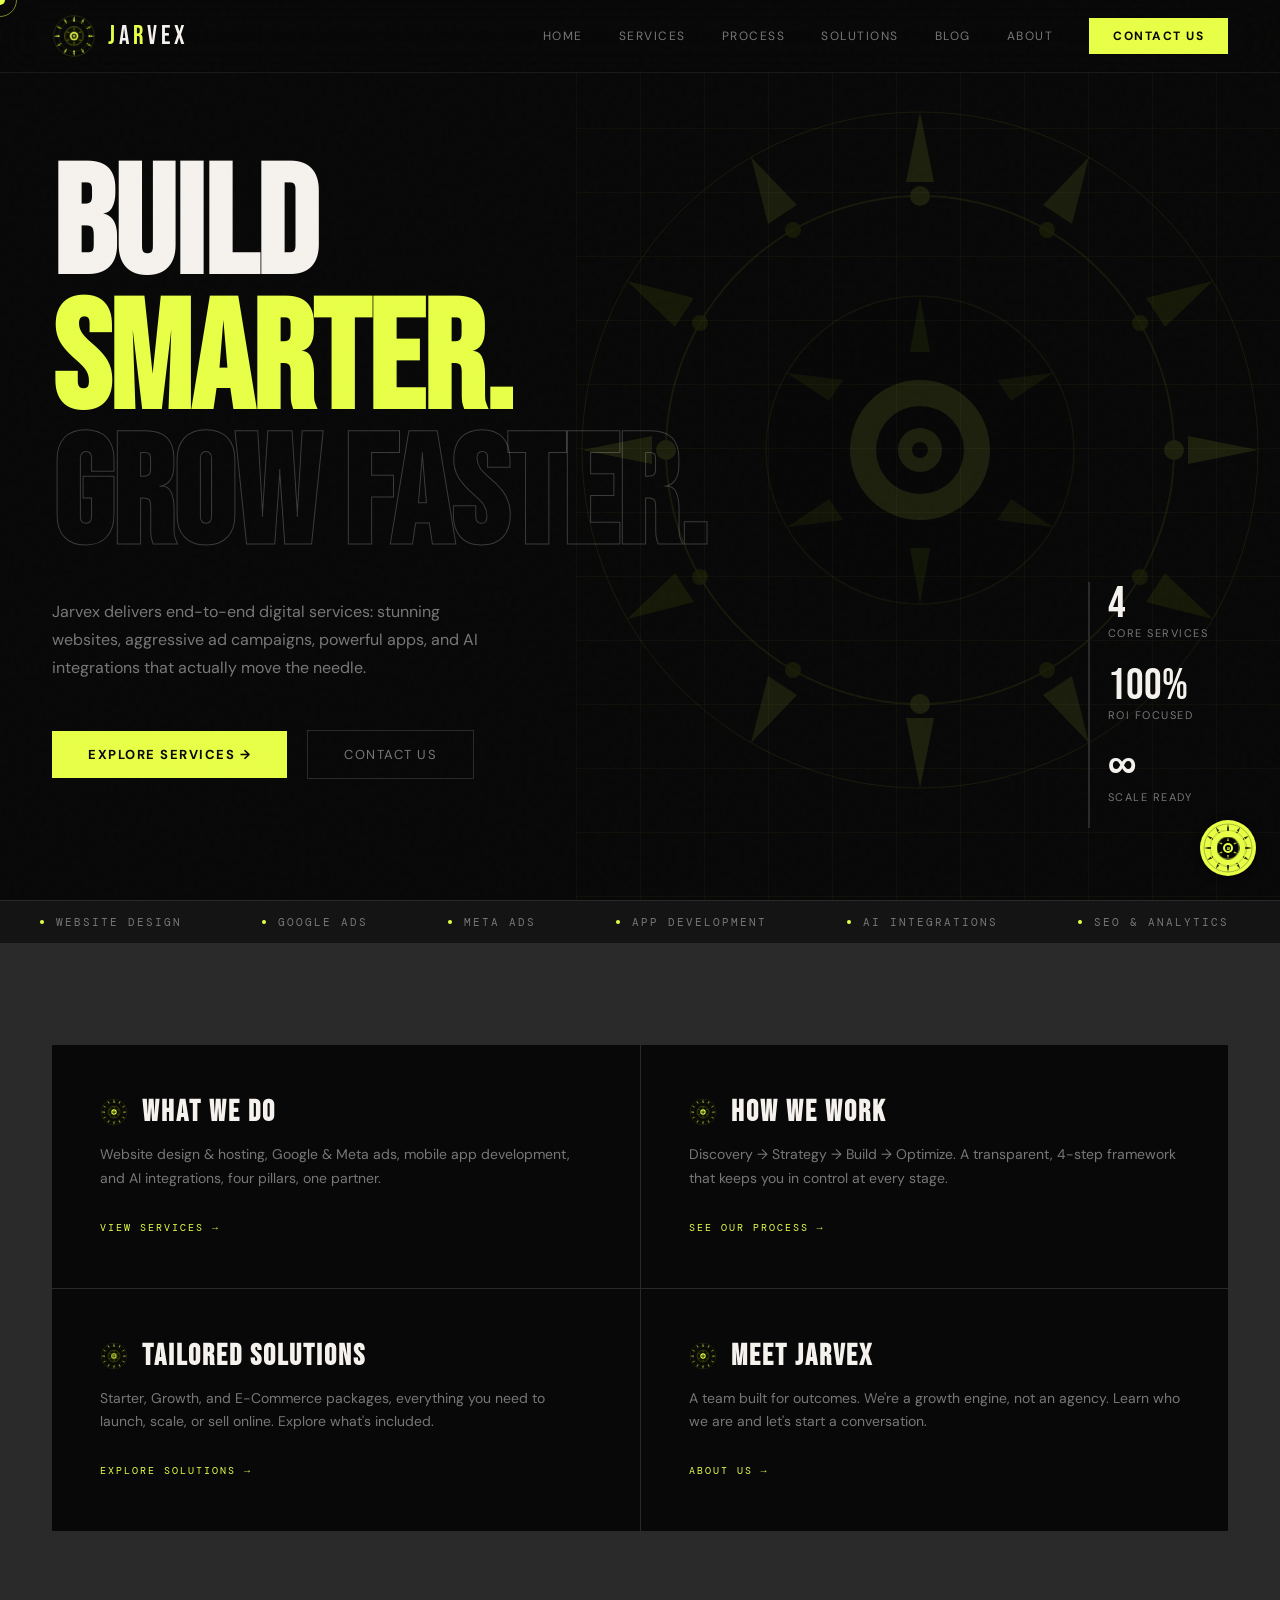
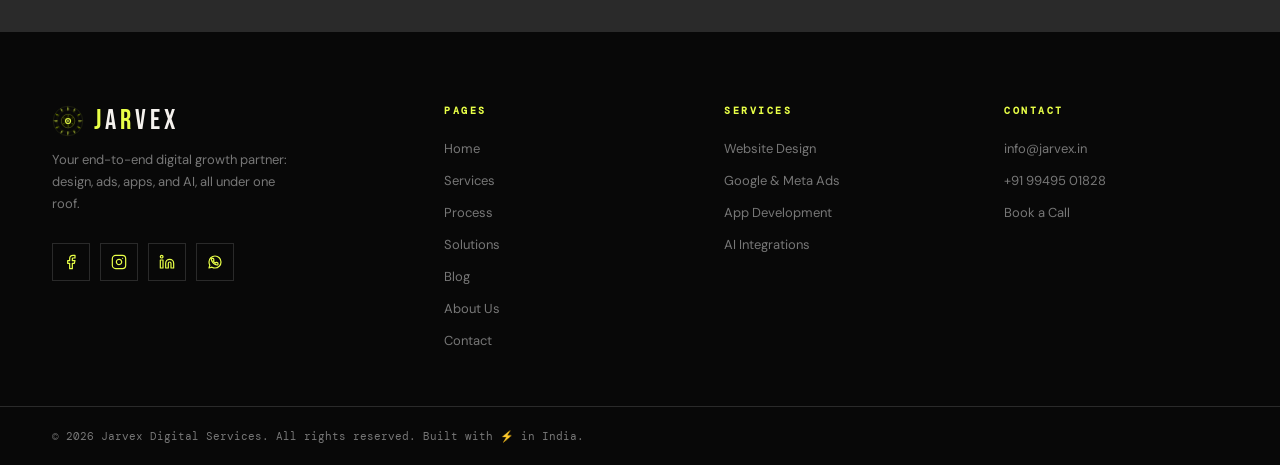
<file: index.html>
<!DOCTYPE html>
<html lang="en">
<head>
    <meta name="google-site-verification" content="MwR_ycZh37X8gaahD9H7KHfUdKARwnUf6izMwT6D_rE" />
<meta charset="UTF-8"><meta name="viewport" content="width=device-width, initial-scale=1.0">
<link rel="icon" type="image/png" sizes="512x512" href="/favicon.png">
<link rel="icon" type="image/svg+xml" href="/favicon.svg">
<link rel="apple-touch-icon" sizes="180x180" href="/favicon.png">
<link rel="manifest" href="/site.webmanifest">
<meta name="theme-color" content="#0d0d0d">
<title>Jarvex | Turning Ideas Into Digital Success</title>
<meta name="description" content="Jarvex delivers end-to-end digital services: website design, Google & Meta ads, app development, and AI integrations.">
<meta name="keywords" content="Jarvex, digital agency India, digital marketing agency Hyderabad, website design India, Google Ads management India, Meta ads agency, Facebook advertising India, Instagram ads management, app development India, AI integration services, digital marketing agency, SEO services Hyderabad, web development company India, online marketing agency, jarvex.in, performance marketing India, UI UX design agency, custom website development, lead generation services India, social media marketing Hyderabad, best digital agency Hyderabad 2026, digital transformation services, AI chatbot development India, Google Ads expert Hyderabad, business growth agency India, answer engine optimization, AI search optimization, voice search SEO India">
<meta name="author" content="Jarvex">
<meta name="robots" content="index, follow">
<link rel="canonical" href="https://jarvex.in/">
<meta property="og:type" content="website">
<meta property="og:url" content="https://jarvex.in/">
<meta property="og:title" content="Jarvex | Turning Ideas Into Digital Success">
<meta property="og:description" content="Jarvex delivers end-to-end digital services: website design, Google & Meta ads, app development, and AI integrations.">
<meta property="og:image" content="https://jarvex.in/favicon.svg">
<meta property="og:site_name" content="Jarvex">
<meta property="og:locale" content="en_IN">
<meta property="og:image:width" content="512">
<meta property="og:image:height" content="512">
<meta property="og:image:alt" content="Jarvex Digital Agency Logo">
<meta name="twitter:card" content="summary_large_image">
<meta name="twitter:title" content="Jarvex | Turning Ideas Into Digital Success">
<meta name="twitter:description" content="Jarvex delivers end-to-end digital services: website design, Google & Meta ads, app development, and AI integrations.">
<meta name="twitter:image" content="https://jarvex.in/favicon.svg">
<meta name="twitter:image:alt" content="Jarvex Digital Agency Logo">
<meta name="geo.region" content="IN-TG">
<meta name="geo.placename" content="Hyderabad">
<meta name="geo.position" content="17.385044;78.486671">
<meta name="ICBM" content="17.385044, 78.486671">
<meta name="distribution" content="global">
<meta name="revisit-after" content="7 days">
<meta name="rating" content="general">
<meta name="format-detection" content="telephone=no">
<meta name="mobile-web-app-capable" content="yes">
<meta name="apple-mobile-web-app-capable" content="yes">
<meta name="apple-mobile-web-app-status-bar-style" content="black-translucent">
<meta name="ai-content-declaration" content="none">
<script type="application/ld+json">
{
  "@context": "https://schema.org",
  "@graph": [
    {
      "@type": "Organization",
      "@id": "https://jarvex.in/#organization",
      "name": "Jarvex",
      "url": "https://jarvex.in",
      "logo": {
        "@type": "ImageObject",
        "@id": "https://jarvex.in/#logo",
        "url": "https://jarvex.in/favicon.png",
        "contentUrl": "https://jarvex.in/favicon.png",
        "width": 512,
        "height": 512,
        "caption": "Jarvex"
      },
      "image": {"@id": "https://jarvex.in/#logo"},
      "description": "Jarvex delivers end-to-end digital services: website design, Google & Meta ads, app development, and AI integrations.",
      "email": "info@jarvex.in",
      "telephone": "+919949501828",
      "sameAs": [
        "https://www.facebook.com/share/1B3qKfYeZm",
        "https://www.instagram.com/jarvex.in",
        "https://www.linkedin.com/company/jarvexin"
      ],
      "areaServed": {"@type": "Country", "name": "India"},
      "knowsAbout": ["Website Design", "Google Ads Management", "Meta Ads Management", "Facebook Advertising", "Instagram Advertising", "Mobile App Development", "AI Integrations", "Digital Marketing", "SEO", "E-Commerce Development"],
      "foundingDate": "2026",
      "priceRange": "₹₹₹",
      "address": {
        "@type": "PostalAddress",
        "addressLocality": "Hyderabad",
        "addressRegion": "Telangana",
        "addressCountry": "IN"
      },
      "geo": {
        "@type": "GeoCoordinates",
        "latitude": 17.385044,
        "longitude": 78.486671
      },
      "hasOfferCatalog": {
        "@type": "OfferCatalog",
        "name": "Jarvex Digital Services",
        "url": "https://jarvex.in/pricing"
      }
    },
    {
      "@type": "WebSite",
      "@id": "https://jarvex.in/#website",
      "url": "https://jarvex.in",
      "name": "Jarvex",
      "publisher": {"@id": "https://jarvex.in/#organization"}
    },
    {
      "@type": "WebPage",
      "@id": "https://jarvex.in/#webpage",
      "url": "https://jarvex.in",
      "name": "Jarvex | Turning Ideas Into Digital Success",
      "isPartOf": {"@id": "https://jarvex.in/#website"},
      "about": {"@id": "https://jarvex.in/#organization"},
      "description": "Jarvex delivers end-to-end digital services: website design, Google & Meta ads, app development, and AI integrations.",
      "speakable": {
        "@type": "SpeakableSpecification",
        "cssSelector": ["title", "meta[name='description']"]
      }
    }
  ]
}
</script>
<script type="application/ld+json">
{
  "@context": "https://schema.org",
  "@type": "FAQPage",
  "mainEntity": [
    {"@type": "Question", "name": "What services does Jarvex offer?", "acceptedAnswer": {"@type": "Answer", "text": "Jarvex offers four core digital services: website design & hosting, Google & Meta Ads management (performance marketing), mobile app development (iOS & Android), and AI integrations including chatbots and automation workflows."}},
    {"@type": "Question", "name": "How quickly can Jarvex build a website?", "acceptedAnswer": {"@type": "Answer", "text": "Starter websites are delivered in 7–10 days, Growth packages in 10–15 days, and E-Commerce stores in 15–25 days. Timelines begin after the discovery call and content handoff."}},
    {"@type": "Question", "name": "What is included in Jarvex's website packages?", "acceptedAnswer": {"@type": "Answer", "text": "All Jarvex website packages include domain registration (1 year), hosting with SSL (1 year), mobile responsive design, SEO setup, blog setup, WhatsApp integration, contact forms, and GA4/Google Tag Manager setup. No hidden costs."}},
    {"@type": "Question", "name": "How can I contact Jarvex?", "acceptedAnswer": {"@type": "Answer", "text": "You can reach Jarvex by email at info@jarvex.in, by phone at +91 99495 01828, or via WhatsApp at +91 99495 01828. You can also fill in the enquiry form at https://jarvex.in/contact."}},
    {"@type": "Question", "name": "Does Jarvex work with businesses outside India?", "acceptedAnswer": {"@type": "Answer", "text": "Yes. While Jarvex is based in India, we serve clients globally and deliver digital services internationally."}},
    {"@type": "Question", "name": "Does Jarvex offer AI integration services?", "acceptedAnswer": {"@type": "Answer", "text": "Yes. Jarvex builds custom AI chatbots, automation workflows, LLM-based tools, and AI-powered product features embedded in websites and business systems."}}
  ]
}
</script>
<script type="application/ld+json">
{
  "@context": "https://schema.org",
  "@type": "ItemList",
  "name": "Jarvex Core Digital Services",
  "description": "The four core service areas offered by Jarvex digital agency.",
  "itemListElement": [
    {"@type": "ListItem", "position": 1, "item": {"@type": "Service", "name": "Website Design & Hosting", "description": "Custom mobile-first websites with domain, SSL hosting, SEO setup, blog, WhatsApp integration, GA4, and optional e-commerce. Delivered in 7–25 days.", "provider": {"@id": "https://jarvex.in/#organization"}, "areaServed": "India", "url": "https://jarvex.in/services"}},
    {"@type": "ListItem", "position": 2, "item": {"@type": "Service", "name": "Google & Meta Ads Management", "description": "End-to-end performance marketing on Google Search, Display & YouTube plus Facebook & Instagram, with targeting, retargeting, A/B testing, and weekly reports.", "provider": {"@id": "https://jarvex.in/#organization"}, "areaServed": "India", "url": "https://jarvex.in/services"}},
    {"@type": "ListItem", "position": 3, "item": {"@type": "Service", "name": "Mobile App Development", "description": "iOS and Android native and cross-platform apps (Flutter, React Native, PWA) from concept through App Store submission.", "provider": {"@id": "https://jarvex.in/#organization"}, "areaServed": "India", "url": "https://jarvex.in/services"}},
    {"@type": "ListItem", "position": 4, "item": {"@type": "Service", "name": "AI Integrations", "description": "Custom AI chatbots, business automation workflows, LLM fine-tuning, and AI-powered features embedded in websites and business systems.", "provider": {"@id": "https://jarvex.in/#organization"}, "areaServed": "India", "url": "https://jarvex.in/services"}}
  ]
}
</script>
<link rel="dns-prefetch" href="//fonts.googleapis.com">
<link rel="dns-prefetch" href="//fonts.gstatic.com">
<link rel="dns-prefetch" href="//www.googletagmanager.com">
<link rel="dns-prefetch" href="//www.google-analytics.com">
<link rel="preconnect" href="https://fonts.googleapis.com">
<link rel="preconnect" href="https://fonts.gstatic.com" crossorigin>
<link rel="stylesheet" href="https://fonts.googleapis.com/css2?family=Bebas+Neue&family=DM+Sans:ital,wght@0,300;0,400;0,500;0,600;1,400&family=DM+Mono:wght@400;500&display=swap" media="print" onload="this.media='all'">
<noscript><link rel="stylesheet" href="https://fonts.googleapis.com/css2?family=Bebas+Neue&family=DM+Sans:ital,wght@0,300;0,400;0,500;0,600;1,400&family=DM+Mono:wght@400;500&display=swap"></noscript>
<link rel="stylesheet" href="style.css">
<script>(function(){var t=Date.now()/1000;document.head.appendChild(Object.assign(document.createElement('style'),{textContent:'.kc-outer{animation-delay:-'+t%18+'s}.kc-middle{animation-delay:-'+t%12+'s}.kc-inner{animation-delay:-'+t%7+'s}.kc-center-dot{animation-delay:-'+t%3+'s}'}))})()</script>
<style>
/* HOME-SPECIFIC */
.hero{min-height:100vh;display:flex;flex-direction:column;justify-content:center;padding:130px 52px 90px;position:relative;overflow:hidden}
.hero-grid{position:absolute;top:0;right:0;width:55%;height:100%;background-image:linear-gradient(rgba(232,255,71,0.03) 1px,transparent 1px),linear-gradient(90deg,rgba(232,255,71,0.03) 1px,transparent 1px);background-size:64px 64px;pointer-events:none}
.hero-kc-bg{position:absolute;right:20px;top:50%;transform:translateY(-50%);width:680px;height:680px;pointer-events:none;z-index:0;opacity:0.10}
.hero-kc-bg .kc-outer{animation-duration:40s}.hero-kc-bg .kc-middle{animation-duration:28s}.hero-kc-bg .kc-inner{animation-duration:16s}
.hero-heading{font-family:'Bebas Neue',sans-serif;font-size:clamp(68px,12vw,158px);line-height:.88;letter-spacing:-1px;animation:fadeUp .8s .1s ease both;position:relative;z-index:1}
.hero-heading .outline{display:block;color:transparent;-webkit-text-stroke:1px rgba(245,242,238,0.22)}
.hero-heading .hl{color:var(--accent)}
.hero-sub{margin-top:32px;font-size:16px;color:var(--text-dim);max-width:460px;line-height:1.75;animation:fadeUp .8s .2s ease both;position:relative;z-index:1}
.hero-actions{margin-top:48px;display:flex;align-items:center;gap:20px;animation:fadeUp .8s .3s ease both;position:relative;z-index:1;flex-wrap:wrap}
.hero-float{position:absolute;right:72px;bottom:72px;display:flex;flex-direction:column;animation:fadeUp .8s .4s ease both;z-index:1}
.stat-row{border-left:2px solid var(--subtle);padding:0 0 24px 18px;transition:border-color .3s;cursor:none}
.stat-row:hover{border-left-color:var(--accent)}
.stat-num{font-family:'Bebas Neue',sans-serif;font-size:44px;color:var(--white);line-height:1}
.stat-label{font-size:11px;color:var(--text-dim);letter-spacing:1.5px;text-transform:uppercase}
/* HOME CARDS GRID */
.home-cards{padding:100px 52px;display:grid;grid-template-columns:repeat(2,1fr);gap:1px;background:var(--subtle);border-top:1px solid var(--subtle)}
.home-card{background:var(--black);padding:52px 48px;position:relative;overflow:hidden;cursor:none;transition:background .3s;text-decoration:none;display:block;color:inherit}
.home-card::before{content:'';position:absolute;inset:0;background:var(--accent);transform:scaleX(0);transform-origin:left;transition:transform .45s cubic-bezier(.77,0,.175,1);z-index:0}
.home-card:hover::before,.home-card.touch::before{transform:scaleX(1)}
.home-card:hover,.home-card.touch{background:var(--mid)}
.home-card>*{position:relative;z-index:1}
.home-card:hover .home-card-num,.home-card:hover h3,.home-card:hover p,.home-card:hover .home-card-link,.home-card.touch .home-card-num,.home-card.touch h3,.home-card.touch p,.home-card.touch .home-card-link{color:var(--black)!important}
.home-card-num{font-family:'DM Mono',monospace;font-size:9px;color:var(--text-dim);letter-spacing:2.5px;margin-bottom:20px;transition:color .3s}
.home-card-icon{margin-bottom:18px}
.home-card-title-row{display:flex;align-items:center;gap:14px;margin-bottom:16px}
.home-card-title-row svg{flex-shrink:0}
.home-card h3{font-family:'Bebas Neue',sans-serif;font-size:30px;letter-spacing:2px;margin-bottom:12px;transition:color .3s}
.home-card-title-row h3{margin:0;padding:0;line-height:1;display:flex;align-items:center;min-height:28px}
.home-card p{font-size:14px;color:var(--text-dim);line-height:1.7;margin-bottom:24px;transition:color .3s}
.home-card-link{font-family:'DM Mono',monospace;font-size:10px;color:var(--accent);letter-spacing:2px;text-transform:uppercase;text-decoration:none;display:inline-flex;align-items:center;gap:8px;transition:gap .2s,color .3s}

@media(max-width:900px){
  .hero{padding:100px 24px 60px;text-align:center}.hero-float{display:none}
  .hero-kc-bg{right:auto;left:50%;transform:translate(-50%,-50%);width:380px;height:380px;opacity:0.26}
  .hero-sub{margin-left:auto;margin-right:auto}
  .hero-actions{justify-content:center}
  .home-cards{grid-template-columns:1fr;padding:60px 24px}
  /* Mobile: disable whole-card tap — only link button is interactive */
  .home-card{pointer-events:none;cursor:default}
  .home-card .home-card-link{pointer-events:auto;border:1px solid var(--accent);padding:10px 18px;display:inline-flex;align-items:center;gap:8px}
}
@media(min-width:768px) and (max-width:1023px){
  .hero-kc-bg{display:none}
}
@media(max-width:767px){
  .hero-kc-bg{display:none}
}
@media(max-width:479px){
  .hero{padding:90px 16px 48px}
  .hero-kc-bg{display:none}
  .home-cards{padding:40px 16px}
  .home-card{padding:36px 20px}
  .home-card h3{font-size:24px}
  .home-card p{font-size:13px}
}
</style>
<link rel="stylesheet" href="chatbot-styles.css" media="print" onload="this.media='all'">
<noscript><link rel="stylesheet" href="chatbot-styles.css"></noscript>
</head>
<body>
<div id="progressBar"></div>
<div class="cursor" id="cursor"></div>
<div class="cursor-ring" id="cursorRing"></div>

<nav>
  <a href="/" class="logo-wrap">
    <svg class="kc-mark" width="44" height="44" viewBox="-52 -52 104 104"><circle r="48" fill="none" stroke="#e8ff47" stroke-width="0.5" opacity="0.55"/><g class="kc-outer"><polygon points="0,-48 2,-38 -2,-38" fill="#e8ff47" opacity="0.95"/><polygon points="24,-41.6 21.5,-32 17.5,-35" fill="#e8ff47" opacity="0.85"/><polygon points="41.6,-24 35,-17.5 32,-21.5" fill="#c8e800" opacity="0.78"/><polygon points="48,0 38,2 38,-2" fill="#e8ff47" opacity="0.95"/><polygon points="41.6,24 32,21.5 35,17.5" fill="#c8e800" opacity="0.78"/><polygon points="24,41.6 17.5,35 21.5,32" fill="#e8ff47" opacity="0.85"/><polygon points="0,48 -2,38 2,38" fill="#e8ff47" opacity="0.95"/><polygon points="-24,41.6 -21.5,32 -17.5,35" fill="#e8ff47" opacity="0.85"/><polygon points="-41.6,24 -35,17.5 -32,21.5" fill="#c8e800" opacity="0.78"/><polygon points="-48,0 -38,-2 -38,2" fill="#e8ff47" opacity="0.95"/><polygon points="-41.6,-24 -32,-21.5 -35,-17.5" fill="#c8e800" opacity="0.78"/><polygon points="-24,-41.6 -17.5,-35 -21.5,-32" fill="#e8ff47" opacity="0.85"/></g><circle r="36" fill="none" stroke="#e8ff47" stroke-width="0.6" opacity="0.4"/><g class="kc-middle"><circle cx="0" cy="-36" r="2" fill="#e8ff47"/><circle cx="18" cy="-31.2" r="1.5" fill="#c8e800" opacity="0.8"/><circle cx="31.2" cy="-18" r="1.5" fill="#c8e800" opacity="0.8"/><circle cx="36" cy="0" r="2" fill="#e8ff47"/><circle cx="31.2" cy="18" r="1.5" fill="#c8e800" opacity="0.8"/><circle cx="18" cy="31.2" r="1.5" fill="#c8e800" opacity="0.8"/><circle cx="0" cy="36" r="2" fill="#e8ff47"/><circle cx="-18" cy="31.2" r="1.5" fill="#c8e800" opacity="0.8"/><circle cx="-31.2" cy="18" r="1.5" fill="#c8e800" opacity="0.8"/><circle cx="-36" cy="0" r="2" fill="#e8ff47"/><circle cx="-31.2" cy="-18" r="1.5" fill="#c8e800" opacity="0.8"/><circle cx="-18" cy="-31.2" r="1.5" fill="#c8e800" opacity="0.8"/></g><circle r="22" fill="#0d0d00" stroke="#e8ff47" stroke-width="0.8"/><g class="kc-inner"><polygon points="0,-22 1.5,-14 -1.5,-14" fill="#7fa800" opacity="0.9"/><polygon points="19.1,-11 13,-7 11,-10" fill="#7fa800" opacity="0.8"/><polygon points="19.1,11 11,10 13,7" fill="#7fa800" opacity="0.8"/><polygon points="0,22 -1.5,14 1.5,14" fill="#7fa800" opacity="0.9"/><polygon points="-19.1,11 -13,7 -11,10" fill="#7fa800" opacity="0.8"/><polygon points="-19.1,-11 -11,-10 -13,-7" fill="#7fa800" opacity="0.8"/></g><circle r="10" fill="#e8ff47"/><circle r="6" fill="#080808"/><circle r="3" fill="#e8ff47" class="kc-center-dot"/><circle r="1.2" fill="#080808"/></svg>
    <div class="logo-text"><span>J</span>A<span>R</span>VEX</div>
  </a>
  <div class="nav-links" id="navLinks">
    <a href="/" class="nav-link">Home</a>
    <a href="/services" class="nav-link">Services</a>
    <a href="/process" class="nav-link">Process</a>
    <a href="/pricing" class="nav-link">Solutions</a>
    <a href="/blogs" class="nav-link">Blog</a>
    <a href="/about" class="nav-link">About</a>
    <a href="/contact" class="nav-cta">Contact Us</a>
  </div>
  <button class="nav-toggle" id="navToggle" onclick="toggleMenu()" aria-label="Toggle navigation menu"><span id="t1"></span><span id="t2"></span><span id="t3"></span></button>
</nav>

<!-- HERO -->
<section class="hero">
  <div class="hero-grid"></div>
  <svg class="hero-kc-bg" viewBox="-340 -340 680 680"><circle r="338" fill="none" stroke="#e8ff47" stroke-width="1" opacity="0.8"/><g class="kc-outer"><polygon points="0,-338 14,-268 -14,-268" fill="#e8ff47"/><polygon points="169,-293 152,-226 123,-245" fill="#e8ff47" opacity="0.85"/><polygon points="293,-169 245,-123 226,-152" fill="#c8e800" opacity="0.78"/><polygon points="338,0 268,14 268,-14" fill="#e8ff47"/><polygon points="293,169 226,152 245,123" fill="#c8e800" opacity="0.78"/><polygon points="169,293 123,245 152,226" fill="#e8ff47" opacity="0.85"/><polygon points="0,338 -14,268 14,268" fill="#e8ff47"/><polygon points="-169,293 -152,226 -123,245" fill="#e8ff47" opacity="0.85"/><polygon points="-293,169 -245,123 -226,152" fill="#c8e800" opacity="0.78"/><polygon points="-338,0 -268,-14 -268,14" fill="#e8ff47"/><polygon points="-293,-169 -226,-152 -245,-123" fill="#c8e800" opacity="0.78"/><polygon points="-169,-293 -123,-245 -152,-226" fill="#e8ff47" opacity="0.85"/></g><circle r="254" fill="none" stroke="#e8ff47" stroke-width="2" opacity="0.7"/><g class="kc-middle"><circle cx="0" cy="-254" r="10" fill="#e8ff47"/><circle cx="127" cy="-220" r="8" fill="#c8e800" opacity="0.8"/><circle cx="220" cy="-127" r="8" fill="#c8e800" opacity="0.8"/><circle cx="254" cy="0" r="10" fill="#e8ff47"/><circle cx="220" cy="127" r="8" fill="#c8e800" opacity="0.8"/><circle cx="127" cy="220" r="8" fill="#c8e800" opacity="0.8"/><circle cx="0" cy="254" r="10" fill="#e8ff47"/><circle cx="-127" cy="220" r="8" fill="#c8e800" opacity="0.8"/><circle cx="-220" cy="127" r="8" fill="#c8e800" opacity="0.8"/><circle cx="-254" cy="0" r="10" fill="#e8ff47"/><circle cx="-220" cy="-127" r="8" fill="#c8e800" opacity="0.8"/><circle cx="-127" cy="-220" r="8" fill="#c8e800" opacity="0.8"/></g><circle r="155" fill="#080808" opacity="0.6"/><circle r="154" fill="none" stroke="#e8ff47" stroke-width="1.5" opacity="0.5"/><g class="kc-inner"><polygon points="0,-154 10,-98 -10,-98" fill="#7fa800" opacity="0.9"/><polygon points="133,-77 91,-49 77,-70" fill="#7fa800" opacity="0.8"/><polygon points="133,77 77,70 91,49" fill="#7fa800" opacity="0.8"/><polygon points="0,154 -10,98 10,98" fill="#7fa800" opacity="0.9"/><polygon points="-133,77 -91,49 -77,70" fill="#7fa800" opacity="0.8"/><polygon points="-133,-77 -77,-70 -91,-49" fill="#7fa800" opacity="0.8"/></g><circle r="70" fill="#e8ff47"/><circle r="44" fill="#080808"/><circle r="22" fill="#e8ff47" class="kc-center-dot"/><circle r="8" fill="#080808"/></svg>

  <h1 class="hero-heading">Build<br><span class="hl">Smarter.</span><br><span class="outline">Grow Faster.</span></h1>
  <p class="hero-sub">Jarvex delivers end-to-end digital services: stunning websites, aggressive ad campaigns, powerful apps, and AI integrations that actually move the needle.</p>
  <div class="hero-actions">
    <a href="/services" class="btn-primary">Explore Services →</a>
    <a href="/contact" class="btn-outline">Contact Us</a>
  </div>
  <div class="hero-float">
    <div class="stat-row"><div class="stat-num">4</div><div class="stat-label">Core Services</div></div>
    <div class="stat-row"><div class="stat-num">100%</div><div class="stat-label">ROI Focused</div></div>
    <div class="stat-row"><div class="stat-num">∞</div><div class="stat-label">Scale Ready</div></div>
  </div>
</section>

<!-- TICKER -->
<div class="ticker"><div class="ticker-track"><div class="ticker-item"><span class="t-dot"></span>Website Design</div><div class="ticker-item"><span class="t-dot"></span>Google Ads</div><div class="ticker-item"><span class="t-dot"></span>Meta Ads</div><div class="ticker-item"><span class="t-dot"></span>App Development</div><div class="ticker-item"><span class="t-dot"></span>AI Integrations</div><div class="ticker-item"><span class="t-dot"></span>SEO &amp; Analytics</div><div class="ticker-item"><span class="t-dot"></span>Custom Automation</div><div class="ticker-item"><span class="t-dot"></span>Cloud Hosting</div><div class="ticker-item"><span class="t-dot"></span>Website Design</div><div class="ticker-item"><span class="t-dot"></span>Google Ads</div><div class="ticker-item"><span class="t-dot"></span>Meta Ads</div><div class="ticker-item"><span class="t-dot"></span>App Development</div><div class="ticker-item"><span class="t-dot"></span>AI Integrations</div><div class="ticker-item"><span class="t-dot"></span>SEO &amp; Analytics</div><div class="ticker-item"><span class="t-dot"></span>Custom Automation</div><div class="ticker-item"><span class="t-dot"></span>Cloud Hosting</div></div></div>

<!-- HOME CARDS — overview of all pages -->
<div class="home-cards">
  <div class="home-card anim-up" data-href="/services">
    <div class="home-card-title-row"><svg width="28" height="28" viewBox="-52 -52 104 104"><circle r="48" fill="none" stroke="#e8ff47" stroke-width="0.5" opacity="0.55"/><g class="kc-outer"><polygon points="0,-48 2,-38 -2,-38" fill="#e8ff47" opacity="0.95"/><polygon points="24,-41.6 21.5,-32 17.5,-35" fill="#e8ff47" opacity="0.85"/><polygon points="41.6,-24 35,-17.5 32,-21.5" fill="#c8e800" opacity="0.78"/><polygon points="48,0 38,2 38,-2" fill="#e8ff47" opacity="0.95"/><polygon points="41.6,24 32,21.5 35,17.5" fill="#c8e800" opacity="0.78"/><polygon points="24,41.6 17.5,35 21.5,32" fill="#e8ff47" opacity="0.85"/><polygon points="0,48 -2,38 2,38" fill="#e8ff47" opacity="0.95"/><polygon points="-24,41.6 -21.5,32 -17.5,35" fill="#e8ff47" opacity="0.85"/><polygon points="-41.6,24 -35,17.5 -32,21.5" fill="#c8e800" opacity="0.78"/><polygon points="-48,0 -38,-2 -38,2" fill="#e8ff47" opacity="0.95"/><polygon points="-41.6,-24 -32,-21.5 -35,-17.5" fill="#c8e800" opacity="0.78"/><polygon points="-24,-41.6 -17.5,-35 -21.5,-32" fill="#e8ff47" opacity="0.85"/></g><circle r="36" fill="none" stroke="#e8ff47" stroke-width="0.6" opacity="0.4"/><g class="kc-middle"><circle cx="0" cy="-36" r="2" fill="#e8ff47"/><circle cx="18" cy="-31.2" r="1.5" fill="#c8e800" opacity="0.8"/><circle cx="31.2" cy="-18" r="1.5" fill="#c8e800" opacity="0.8"/><circle cx="36" cy="0" r="2" fill="#e8ff47"/><circle cx="31.2" cy="18" r="1.5" fill="#c8e800" opacity="0.8"/><circle cx="18" cy="31.2" r="1.5" fill="#c8e800" opacity="0.8"/><circle cx="0" cy="36" r="2" fill="#e8ff47"/><circle cx="-18" cy="31.2" r="1.5" fill="#c8e800" opacity="0.8"/><circle cx="-31.2" cy="18" r="1.5" fill="#c8e800" opacity="0.8"/><circle cx="-36" cy="0" r="2" fill="#e8ff47"/><circle cx="-31.2" cy="-18" r="1.5" fill="#c8e800" opacity="0.8"/><circle cx="-18" cy="-31.2" r="1.5" fill="#c8e800" opacity="0.8"/></g><circle r="22" fill="#0d0d00" stroke="#e8ff47" stroke-width="0.8"/><g class="kc-inner"><polygon points="0,-22 1.5,-14 -1.5,-14" fill="#7fa800" opacity="0.9"/><polygon points="19.1,-11 13,-7 11,-10" fill="#7fa800" opacity="0.8"/><polygon points="19.1,11 11,10 13,7" fill="#7fa800" opacity="0.8"/><polygon points="0,22 -1.5,14 1.5,14" fill="#7fa800" opacity="0.9"/><polygon points="-19.1,11 -13,7 -11,10" fill="#7fa800" opacity="0.8"/><polygon points="-19.1,-11 -11,-10 -13,-7" fill="#7fa800" opacity="0.8"/></g><circle r="10" fill="#e8ff47"/><circle r="6" fill="#080808"/><circle r="3" fill="#e8ff47" class="kc-center-dot"/><circle r="1.2" fill="#080808"/></svg><h3>What We Do</h3></div>
    <p>Website design & hosting, Google & Meta ads, mobile app development, and AI integrations, four pillars, one partner.</p>
    <a href="/services" class="home-card-link">View Services →</a>
  </div>
  <div class="home-card anim-up" data-href="/process">
    <div class="home-card-title-row"><svg width="28" height="28" viewBox="-52 -52 104 104"><circle r="48" fill="none" stroke="#e8ff47" stroke-width="0.5" opacity="0.55"/><g class="kc-outer"><polygon points="0,-48 2,-38 -2,-38" fill="#e8ff47" opacity="0.95"/><polygon points="24,-41.6 21.5,-32 17.5,-35" fill="#e8ff47" opacity="0.85"/><polygon points="41.6,-24 35,-17.5 32,-21.5" fill="#c8e800" opacity="0.78"/><polygon points="48,0 38,2 38,-2" fill="#e8ff47" opacity="0.95"/><polygon points="41.6,24 32,21.5 35,17.5" fill="#c8e800" opacity="0.78"/><polygon points="24,41.6 17.5,35 21.5,32" fill="#e8ff47" opacity="0.85"/><polygon points="0,48 -2,38 2,38" fill="#e8ff47" opacity="0.95"/><polygon points="-24,41.6 -21.5,32 -17.5,35" fill="#e8ff47" opacity="0.85"/><polygon points="-41.6,24 -35,17.5 -32,21.5" fill="#c8e800" opacity="0.78"/><polygon points="-48,0 -38,-2 -38,2" fill="#e8ff47" opacity="0.95"/><polygon points="-41.6,-24 -32,-21.5 -35,-17.5" fill="#c8e800" opacity="0.78"/><polygon points="-24,-41.6 -17.5,-35 -21.5,-32" fill="#e8ff47" opacity="0.85"/></g><circle r="36" fill="none" stroke="#e8ff47" stroke-width="0.6" opacity="0.4"/><g class="kc-middle"><circle cx="0" cy="-36" r="2" fill="#e8ff47"/><circle cx="18" cy="-31.2" r="1.5" fill="#c8e800" opacity="0.8"/><circle cx="31.2" cy="-18" r="1.5" fill="#c8e800" opacity="0.8"/><circle cx="36" cy="0" r="2" fill="#e8ff47"/><circle cx="31.2" cy="18" r="1.5" fill="#c8e800" opacity="0.8"/><circle cx="18" cy="31.2" r="1.5" fill="#c8e800" opacity="0.8"/><circle cx="0" cy="36" r="2" fill="#e8ff47"/><circle cx="-18" cy="31.2" r="1.5" fill="#c8e800" opacity="0.8"/><circle cx="-31.2" cy="18" r="1.5" fill="#c8e800" opacity="0.8"/><circle cx="-36" cy="0" r="2" fill="#e8ff47"/><circle cx="-31.2" cy="-18" r="1.5" fill="#c8e800" opacity="0.8"/><circle cx="-18" cy="-31.2" r="1.5" fill="#c8e800" opacity="0.8"/></g><circle r="22" fill="#0d0d00" stroke="#e8ff47" stroke-width="0.8"/><g class="kc-inner"><polygon points="0,-22 1.5,-14 -1.5,-14" fill="#7fa800" opacity="0.9"/><polygon points="19.1,-11 13,-7 11,-10" fill="#7fa800" opacity="0.8"/><polygon points="19.1,11 11,10 13,7" fill="#7fa800" opacity="0.8"/><polygon points="0,22 -1.5,14 1.5,14" fill="#7fa800" opacity="0.9"/><polygon points="-19.1,11 -13,7 -11,10" fill="#7fa800" opacity="0.8"/><polygon points="-19.1,-11 -11,-10 -13,-7" fill="#7fa800" opacity="0.8"/></g><circle r="10" fill="#e8ff47"/><circle r="6" fill="#080808"/><circle r="3" fill="#e8ff47" class="kc-center-dot"/><circle r="1.2" fill="#080808"/></svg><h3>How We Work</h3></div>
    <p>Discovery → Strategy → Build → Optimize. A transparent, 4-step framework that keeps you in control at every stage.</p>
    <a href="/process" class="home-card-link">See Our Process →</a>
  </div>
  <div class="home-card anim-up" data-href="/pricing">
    <div class="home-card-title-row"><svg width="28" height="28" viewBox="-52 -52 104 104"><circle r="48" fill="none" stroke="#e8ff47" stroke-width="0.5" opacity="0.55"/><g class="kc-outer"><polygon points="0,-48 2,-38 -2,-38" fill="#e8ff47" opacity="0.95"/><polygon points="24,-41.6 21.5,-32 17.5,-35" fill="#e8ff47" opacity="0.85"/><polygon points="41.6,-24 35,-17.5 32,-21.5" fill="#c8e800" opacity="0.78"/><polygon points="48,0 38,2 38,-2" fill="#e8ff47" opacity="0.95"/><polygon points="41.6,24 32,21.5 35,17.5" fill="#c8e800" opacity="0.78"/><polygon points="24,41.6 17.5,35 21.5,32" fill="#e8ff47" opacity="0.85"/><polygon points="0,48 -2,38 2,38" fill="#e8ff47" opacity="0.95"/><polygon points="-24,41.6 -21.5,32 -17.5,35" fill="#e8ff47" opacity="0.85"/><polygon points="-41.6,24 -35,17.5 -32,21.5" fill="#c8e800" opacity="0.78"/><polygon points="-48,0 -38,-2 -38,2" fill="#e8ff47" opacity="0.95"/><polygon points="-41.6,-24 -32,-21.5 -35,-17.5" fill="#c8e800" opacity="0.78"/><polygon points="-24,-41.6 -17.5,-35 -21.5,-32" fill="#e8ff47" opacity="0.85"/></g><circle r="36" fill="none" stroke="#e8ff47" stroke-width="0.6" opacity="0.4"/><g class="kc-middle"><circle cx="0" cy="-36" r="2" fill="#e8ff47"/><circle cx="18" cy="-31.2" r="1.5" fill="#c8e800" opacity="0.8"/><circle cx="31.2" cy="-18" r="1.5" fill="#c8e800" opacity="0.8"/><circle cx="36" cy="0" r="2" fill="#e8ff47"/><circle cx="31.2" cy="18" r="1.5" fill="#c8e800" opacity="0.8"/><circle cx="18" cy="31.2" r="1.5" fill="#c8e800" opacity="0.8"/><circle cx="0" cy="36" r="2" fill="#e8ff47"/><circle cx="-18" cy="31.2" r="1.5" fill="#c8e800" opacity="0.8"/><circle cx="-31.2" cy="18" r="1.5" fill="#c8e800" opacity="0.8"/><circle cx="-36" cy="0" r="2" fill="#e8ff47"/><circle cx="-31.2" cy="-18" r="1.5" fill="#c8e800" opacity="0.8"/><circle cx="-18" cy="-31.2" r="1.5" fill="#c8e800" opacity="0.8"/></g><circle r="22" fill="#0d0d00" stroke="#e8ff47" stroke-width="0.8"/><g class="kc-inner"><polygon points="0,-22 1.5,-14 -1.5,-14" fill="#7fa800" opacity="0.9"/><polygon points="19.1,-11 13,-7 11,-10" fill="#7fa800" opacity="0.8"/><polygon points="19.1,11 11,10 13,7" fill="#7fa800" opacity="0.8"/><polygon points="0,22 -1.5,14 1.5,14" fill="#7fa800" opacity="0.9"/><polygon points="-19.1,11 -13,7 -11,10" fill="#7fa800" opacity="0.8"/><polygon points="-19.1,-11 -11,-10 -13,-7" fill="#7fa800" opacity="0.8"/></g><circle r="10" fill="#e8ff47"/><circle r="6" fill="#080808"/><circle r="3" fill="#e8ff47" class="kc-center-dot"/><circle r="1.2" fill="#080808"/></svg><h3>Tailored Solutions</h3></div>
    <p>Starter, Growth, and E-Commerce packages, everything you need to launch, scale, or sell online. Explore what's included.</p>
    <a href="/pricing" class="home-card-link">Explore Solutions →</a>
  </div>
  <div class="home-card anim-up" data-href="/about">
    <div class="home-card-title-row"><svg width="28" height="28" viewBox="-52 -52 104 104"><circle r="48" fill="none" stroke="#e8ff47" stroke-width="0.5" opacity="0.55"/><g class="kc-outer"><polygon points="0,-48 2,-38 -2,-38" fill="#e8ff47" opacity="0.95"/><polygon points="24,-41.6 21.5,-32 17.5,-35" fill="#e8ff47" opacity="0.85"/><polygon points="41.6,-24 35,-17.5 32,-21.5" fill="#c8e800" opacity="0.78"/><polygon points="48,0 38,2 38,-2" fill="#e8ff47" opacity="0.95"/><polygon points="41.6,24 32,21.5 35,17.5" fill="#c8e800" opacity="0.78"/><polygon points="24,41.6 17.5,35 21.5,32" fill="#e8ff47" opacity="0.85"/><polygon points="0,48 -2,38 2,38" fill="#e8ff47" opacity="0.95"/><polygon points="-24,41.6 -21.5,32 -17.5,35" fill="#e8ff47" opacity="0.85"/><polygon points="-41.6,24 -35,17.5 -32,21.5" fill="#c8e800" opacity="0.78"/><polygon points="-48,0 -38,-2 -38,2" fill="#e8ff47" opacity="0.95"/><polygon points="-41.6,-24 -32,-21.5 -35,-17.5" fill="#c8e800" opacity="0.78"/><polygon points="-24,-41.6 -17.5,-35 -21.5,-32" fill="#e8ff47" opacity="0.85"/></g><circle r="36" fill="none" stroke="#e8ff47" stroke-width="0.6" opacity="0.4"/><g class="kc-middle"><circle cx="0" cy="-36" r="2" fill="#e8ff47"/><circle cx="18" cy="-31.2" r="1.5" fill="#c8e800" opacity="0.8"/><circle cx="31.2" cy="-18" r="1.5" fill="#c8e800" opacity="0.8"/><circle cx="36" cy="0" r="2" fill="#e8ff47"/><circle cx="31.2" cy="18" r="1.5" fill="#c8e800" opacity="0.8"/><circle cx="18" cy="31.2" r="1.5" fill="#c8e800" opacity="0.8"/><circle cx="0" cy="36" r="2" fill="#e8ff47"/><circle cx="-18" cy="31.2" r="1.5" fill="#c8e800" opacity="0.8"/><circle cx="-31.2" cy="18" r="1.5" fill="#c8e800" opacity="0.8"/><circle cx="-36" cy="0" r="2" fill="#e8ff47"/><circle cx="-31.2" cy="-18" r="1.5" fill="#c8e800" opacity="0.8"/><circle cx="-18" cy="-31.2" r="1.5" fill="#c8e800" opacity="0.8"/></g><circle r="22" fill="#0d0d00" stroke="#e8ff47" stroke-width="0.8"/><g class="kc-inner"><polygon points="0,-22 1.5,-14 -1.5,-14" fill="#7fa800" opacity="0.9"/><polygon points="19.1,-11 13,-7 11,-10" fill="#7fa800" opacity="0.8"/><polygon points="19.1,11 11,10 13,7" fill="#7fa800" opacity="0.8"/><polygon points="0,22 -1.5,14 1.5,14" fill="#7fa800" opacity="0.9"/><polygon points="-19.1,11 -13,7 -11,10" fill="#7fa800" opacity="0.8"/><polygon points="-19.1,-11 -11,-10 -13,-7" fill="#7fa800" opacity="0.8"/></g><circle r="10" fill="#e8ff47"/><circle r="6" fill="#080808"/><circle r="3" fill="#e8ff47" class="kc-center-dot"/><circle r="1.2" fill="#080808"/></svg><h3>Meet Jarvex</h3></div>
    <p>A team built for outcomes. We're a growth engine, not an agency. Learn who we are and let's start a conversation.</p>
    <a href="/about" class="home-card-link">About Us →</a>
  </div>
</div>



<!-- FOOTER -->
<footer>
  <div class="footer-top">
    <div class="foot-brand">
      <div class="foot-logo-row"><svg class="kc-mark" width="32" height="32" viewBox="-52 -52 104 104"><circle r="48" fill="none" stroke="#e8ff47" stroke-width="0.5" opacity="0.55"/><g class="kc-outer"><polygon points="0,-48 2,-38 -2,-38" fill="#e8ff47" opacity="0.95"/><polygon points="24,-41.6 21.5,-32 17.5,-35" fill="#e8ff47" opacity="0.85"/><polygon points="41.6,-24 35,-17.5 32,-21.5" fill="#c8e800" opacity="0.78"/><polygon points="48,0 38,2 38,-2" fill="#e8ff47" opacity="0.95"/><polygon points="41.6,24 32,21.5 35,17.5" fill="#c8e800" opacity="0.78"/><polygon points="24,41.6 17.5,35 21.5,32" fill="#e8ff47" opacity="0.85"/><polygon points="0,48 -2,38 2,38" fill="#e8ff47" opacity="0.95"/><polygon points="-24,41.6 -21.5,32 -17.5,35" fill="#e8ff47" opacity="0.85"/><polygon points="-41.6,24 -35,17.5 -32,21.5" fill="#c8e800" opacity="0.78"/><polygon points="-48,0 -38,-2 -38,2" fill="#e8ff47" opacity="0.95"/><polygon points="-41.6,-24 -32,-21.5 -35,-17.5" fill="#c8e800" opacity="0.78"/><polygon points="-24,-41.6 -17.5,-35 -21.5,-32" fill="#e8ff47" opacity="0.85"/></g><circle r="36" fill="none" stroke="#e8ff47" stroke-width="0.6" opacity="0.4"/><g class="kc-middle"><circle cx="0" cy="-36" r="2" fill="#e8ff47"/><circle cx="18" cy="-31.2" r="1.5" fill="#c8e800" opacity="0.8"/><circle cx="31.2" cy="-18" r="1.5" fill="#c8e800" opacity="0.8"/><circle cx="36" cy="0" r="2" fill="#e8ff47"/><circle cx="31.2" cy="18" r="1.5" fill="#c8e800" opacity="0.8"/><circle cx="18" cy="31.2" r="1.5" fill="#c8e800" opacity="0.8"/><circle cx="0" cy="36" r="2" fill="#e8ff47"/><circle cx="-18" cy="31.2" r="1.5" fill="#c8e800" opacity="0.8"/><circle cx="-31.2" cy="18" r="1.5" fill="#c8e800" opacity="0.8"/><circle cx="-36" cy="0" r="2" fill="#e8ff47"/><circle cx="-31.2" cy="-18" r="1.5" fill="#c8e800" opacity="0.8"/><circle cx="-18" cy="-31.2" r="1.5" fill="#c8e800" opacity="0.8"/></g><circle r="22" fill="#0d0d00" stroke="#e8ff47" stroke-width="0.8"/><g class="kc-inner"><polygon points="0,-22 1.5,-14 -1.5,-14" fill="#7fa800" opacity="0.9"/><polygon points="19.1,-11 13,-7 11,-10" fill="#7fa800" opacity="0.8"/><polygon points="19.1,11 11,10 13,7" fill="#7fa800" opacity="0.8"/><polygon points="0,22 -1.5,14 1.5,14" fill="#7fa800" opacity="0.9"/><polygon points="-19.1,11 -13,7 -11,10" fill="#7fa800" opacity="0.8"/><polygon points="-19.1,-11 -11,-10 -13,-7" fill="#7fa800" opacity="0.8"/></g><circle r="10" fill="#e8ff47"/><circle r="6" fill="#080808"/><circle r="3" fill="#e8ff47" class="kc-center-dot"/><circle r="1.2" fill="#080808"/></svg><div class="foot-logo-text"><span>J</span>A<span>R</span>VEX</div></div>
      <p class="foot-tagline">Your end-to-end digital growth partner: design, ads, apps, and AI, all under one roof.</p>
      <div class="foot-social"><a href="https://www.facebook.com/share/1B3qKfYeZm/?mibextid=wwXIfr" class="social-btn" target="_blank" rel="noopener noreferrer" title="Facebook"><svg width="16" height="16" viewBox="0 0 24 24" fill="none" stroke="#e8ff47" stroke-width="1.8" stroke-linecap="round" stroke-linejoin="round"><path d="M18 2h-3a5 5 0 0 0-5 5v3H7v4h3v8h4v-8h3l1-4h-4V7a1 1 0 0 1 1-1h3z"/></svg></a><a href="https://www.instagram.com/jarvex.in/" class="social-btn" target="_blank" rel="noopener noreferrer" title="Instagram"><svg width="16" height="16" viewBox="0 0 24 24" fill="none" stroke="#e8ff47" stroke-width="1.8" stroke-linecap="round" stroke-linejoin="round"><rect x="2" y="2" width="20" height="20" rx="5" ry="5"/><path d="M16 11.37A4 4 0 1 1 12.63 8 4 4 0 0 1 16 11.37z"/><line x1="17.5" y1="6.5" x2="17.51" y2="6.5"/></svg></a><a href="https://www.linkedin.com/company/jarvexin/" class="social-btn" target="_blank" rel="noopener noreferrer" title="LinkedIn"><svg width="16" height="16" viewBox="0 0 24 24" fill="none" stroke="#e8ff47" stroke-width="1.8" stroke-linecap="round" stroke-linejoin="round"><path d="M16 8a6 6 0 0 1 6 6v7h-4v-7a2 2 0 0 0-2-2 2 2 0 0 0-2 2v7h-4v-7a6 6 0 0 1 6-6z"/><rect x="2" y="9" width="4" height="12"/><circle cx="4" cy="4" r="2"/></svg></a><a href="https://wa.me/919949501828" class="social-btn" target="_blank" rel="noopener noreferrer" title="WhatsApp"><svg width="16" height="16" viewBox="0 0 24 24" fill="none" stroke="#e8ff47" stroke-width="1.8" stroke-linecap="round" stroke-linejoin="round"><path d="M12 3a9 9 0 1 1 0 18c-1.64 0-3.18-.44-4.5-1.2L3 21l1.21-4.38A8.96 8.96 0 0 1 3 12 9 9 0 0 1 12 3z"/><path d="M16.5 14.08v1.42a1 1 0 0 1-1.08 1 9.9 9.9 0 0 1-4.32-1.54 9.75 9.75 0 0 1-3-3 9.9 9.9 0 0 1-1.54-4.34 1 1 0 0 1 1-1.09h1.42a1 1 0 0 1 1 .86c.06.48.18.95.34 1.4a1 1 0 0 1-.22 1.06l-.6.6a8 8 0 0 0 3 3l.6-.6a1 1 0 0 1 1.06-.22c.45.17.92.28 1.4.34a1 1 0 0 1 .86 1.01z"/></svg></a></div>
    </div>
    <div class="footer-col"><h5>Pages</h5><ul><li><a href="/">Home</a></li><li><a href="/services">Services</a></li><li><a href="/process">Process</a></li><li><a href="/pricing">Solutions</a></li><li><a href="/blogs">Blog</a></li><li><a href="/about">About Us</a></li><li><a href="/contact">Contact</a></li></ul></div>
    <div class="footer-col"><h5>Services</h5><ul><li><a href="/services">Website Design</a></li><li><a href="/services">Google &amp; Meta Ads</a></li><li><a href="/services">App Development</a></li><li><a href="/services">AI Integrations</a></li></ul></div>
    <div class="footer-col"><h5>Contact</h5><ul><li><a href="mailto:info@jarvex.in">info@jarvex.in</a></li><li><a href="tel:+91XXXXXXXXXX">+91 99495 01828</a></li><li><a href="/contact">Book a Call</a></li></ul></div>
  </div>
  <div class="footer-bottom">
    <div class="footer-copy">© 2026 Jarvex Digital Services. All rights reserved. Built with ⚡ in India.</div>
  </div>
</footer>
<script src="shared.js" defer></script>
<script src="chatbot.js" defer></script>
</body>
</html>
</file>
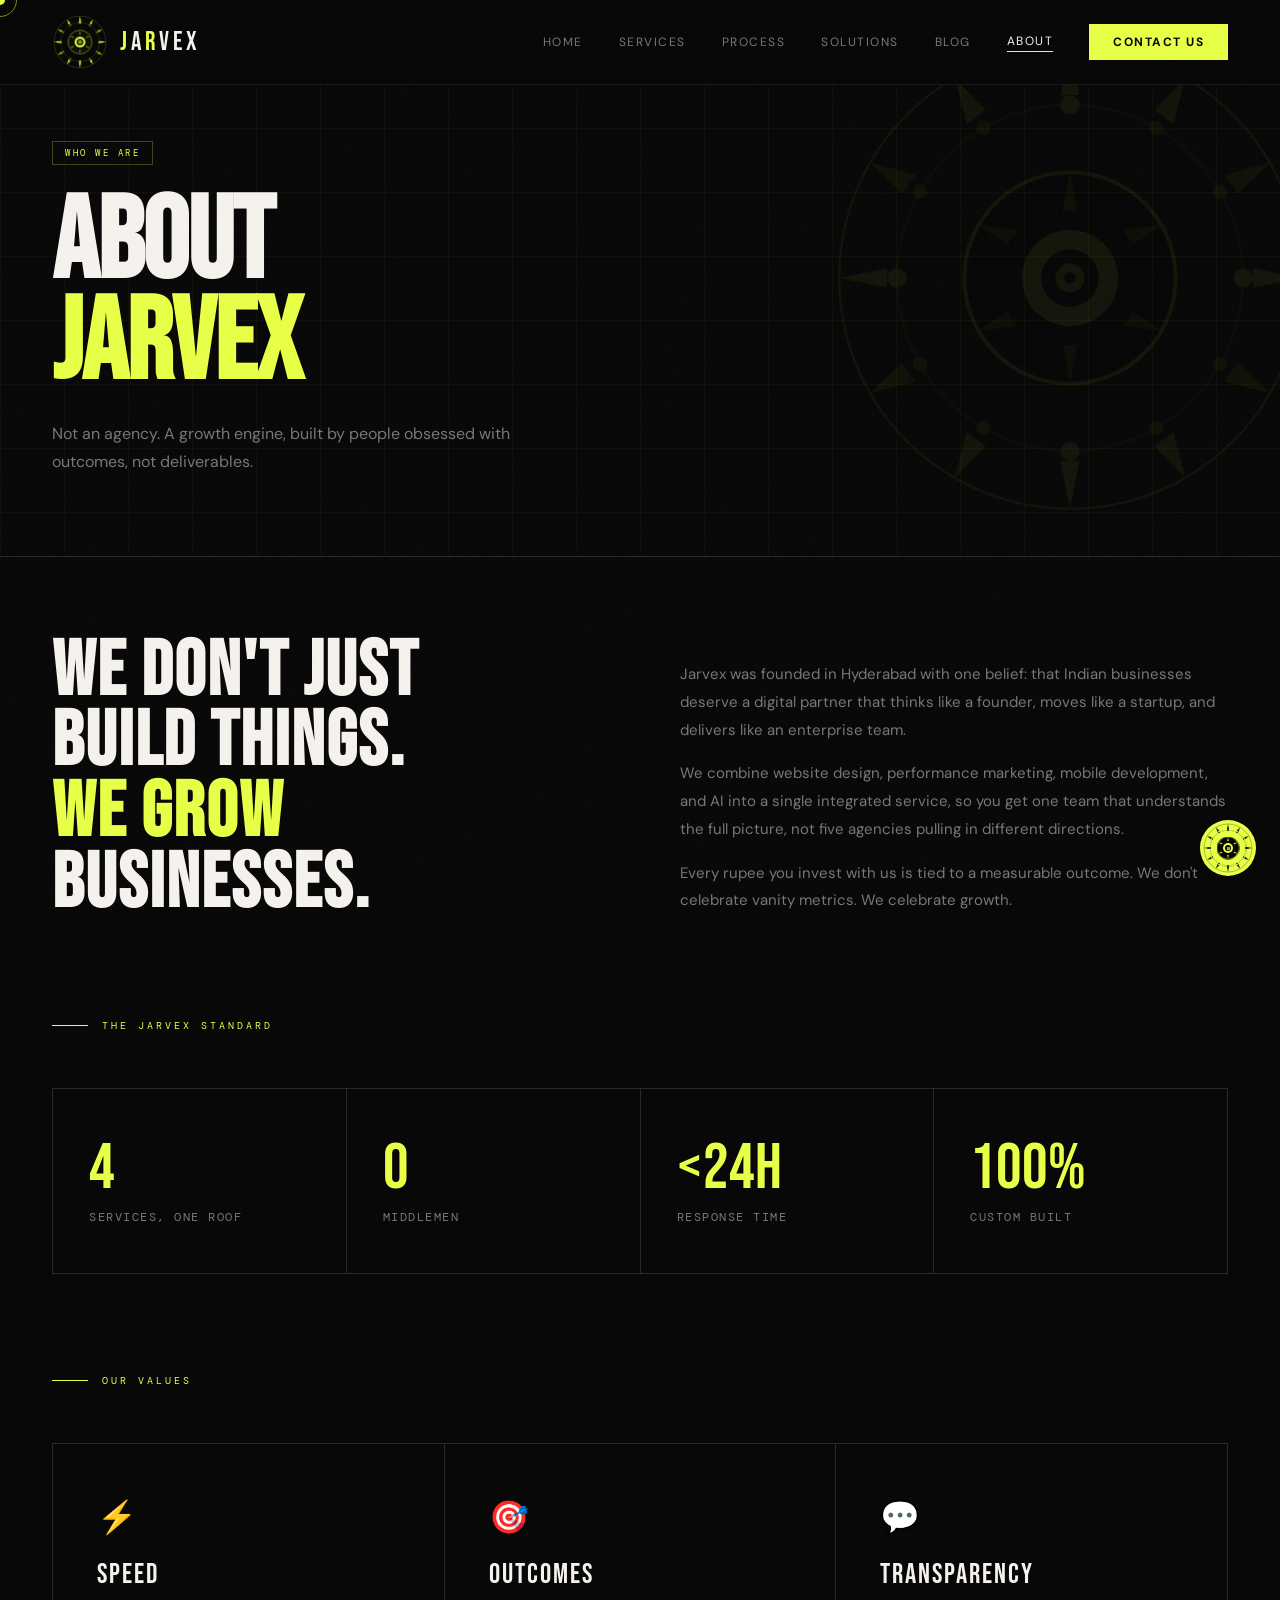
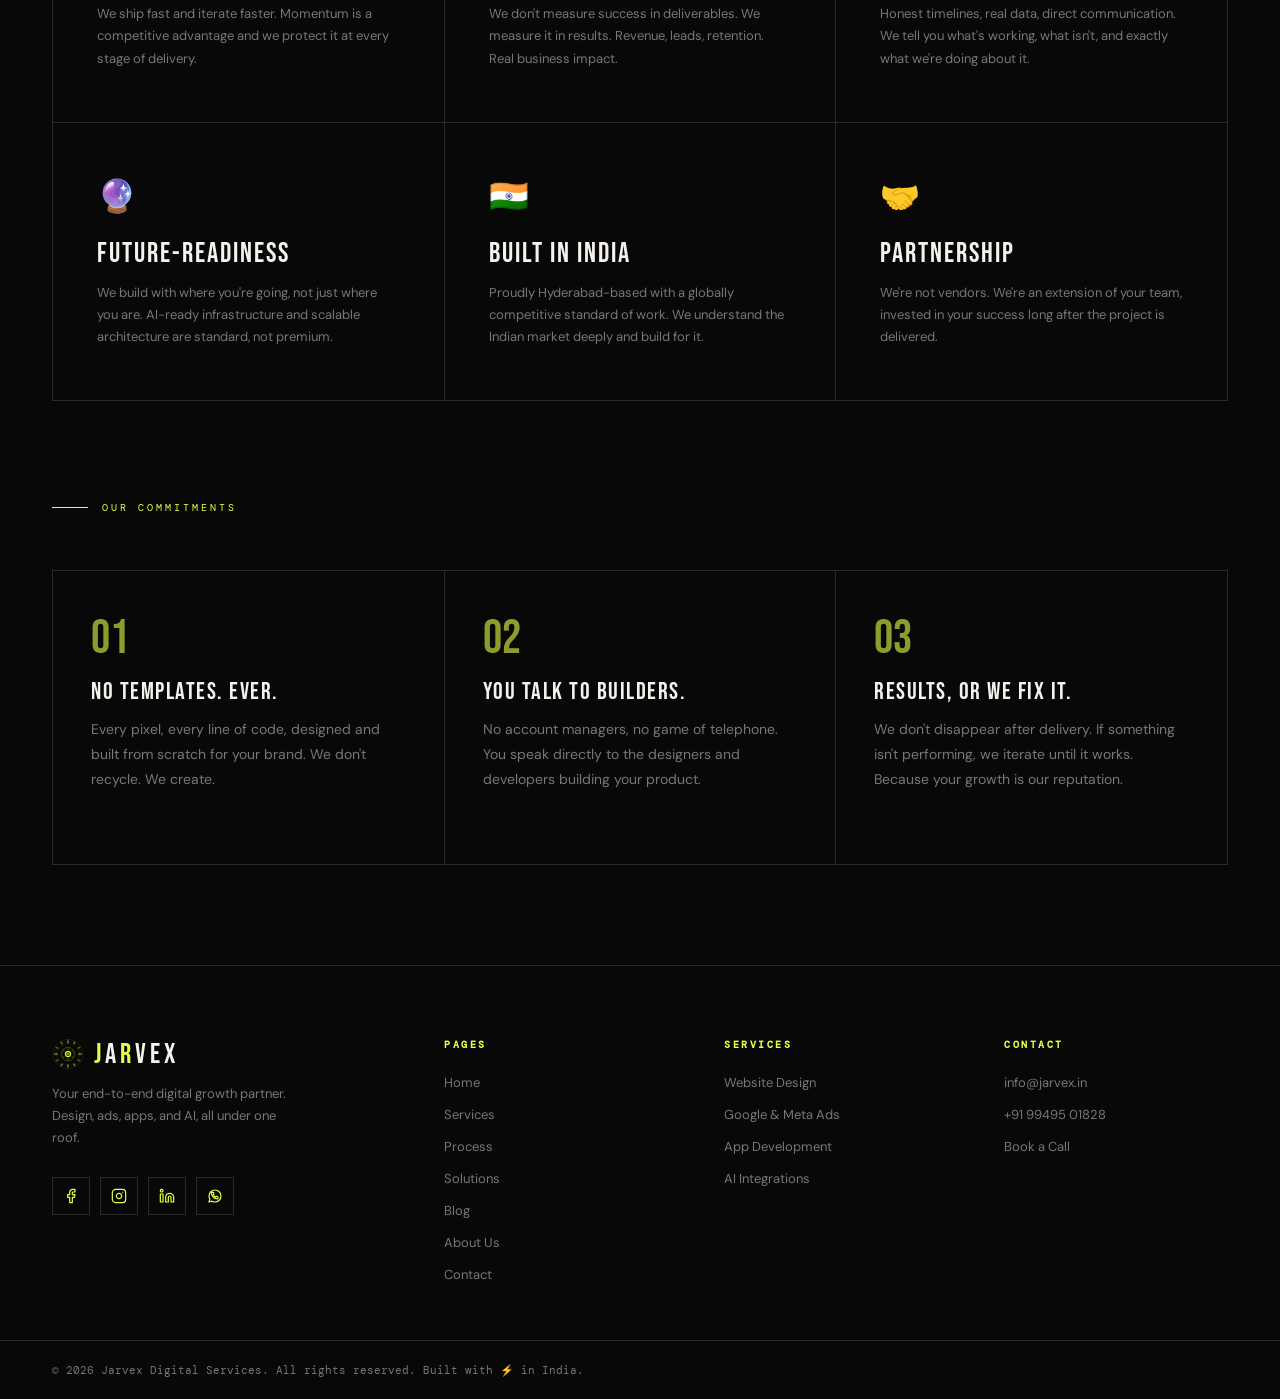
<file: about.html>
<!DOCTYPE html>
<html lang="en">
<head>
<meta charset="UTF-8"><meta name="viewport" content="width=device-width, initial-scale=1.0">
<link rel="icon" type="image/png" sizes="512x512" href="/favicon.png">
<link rel="icon" type="image/svg+xml" href="/favicon.svg">
<link rel="apple-touch-icon" sizes="180x180" href="/favicon.png">
<link rel="manifest" href="/site.webmanifest">
<meta name="theme-color" content="#0d0d0d">
<title>About | Jarvex – A Growth Engine, Not Just an Agency</title>
<meta name="description" content="Jarvex is a digital growth engine built by people obsessed with outcomes. We deliver website design, performance ads, app development, and AI integrations.">
<meta name="keywords" content="about Jarvex, Jarvex digital agency, who is Jarvex, digital agency India team, growth engine agency, outcomes-driven digital agency, website design company India, digital marketing company Hyderabad, best digital agency Hyderabad, digital agency founded 2026, Jarvex team, digital growth partner India, full-service digital agency Telangana, about digital marketing agency India 2026">
<meta name="author" content="Jarvex">
<meta name="robots" content="index, follow">
<link rel="canonical" href="https://jarvex.in/about">
<meta property="og:type" content="website">
<meta property="og:url" content="https://jarvex.in/about">
<meta property="og:title" content="About | Jarvex – A Growth Engine, Not Just an Agency">
<meta property="og:description" content="Jarvex is a digital growth engine built by people obsessed with outcomes. We deliver website design, performance ads, app development, and AI integrations.">
<meta property="og:image" content="https://jarvex.in/favicon.svg">
<meta property="og:site_name" content="Jarvex">
<meta property="og:locale" content="en_IN">
<meta property="og:image:width" content="512">
<meta property="og:image:height" content="512">
<meta property="og:image:alt" content="Jarvex Digital Agency Logo">
<meta name="twitter:card" content="summary_large_image">
<meta name="twitter:title" content="About | Jarvex – A Growth Engine">
<meta name="twitter:description" content="Jarvex is a digital growth engine built by people obsessed with outcomes, not deliverables.">
<meta name="twitter:image" content="https://jarvex.in/favicon.svg">
<meta name="twitter:image:alt" content="Jarvex Digital Agency Logo">
<meta name="geo.region" content="IN-TG">
<meta name="geo.placename" content="Hyderabad">
<meta name="geo.position" content="17.385044;78.486671">
<meta name="ICBM" content="17.385044, 78.486671">
<meta name="distribution" content="global">
<meta name="revisit-after" content="7 days">
<meta name="rating" content="general">
<meta name="format-detection" content="telephone=no">
<meta name="mobile-web-app-capable" content="yes">
<meta name="apple-mobile-web-app-capable" content="yes">
<meta name="apple-mobile-web-app-status-bar-style" content="black-translucent">
<meta name="ai-content-declaration" content="none">
<script type="application/ld+json">
{
  "@context": "https://schema.org",
  "@type": "AboutPage",
  "@id": "https://jarvex.in/about#webpage",
  "url": "https://jarvex.in/about",
  "name": "About Jarvex | Digital Agency India",
  "description": "Jarvex is a digital growth engine built by people obsessed with outcomes, delivering website design, performance ads, app development, and AI integrations.",
  "isPartOf": {"@id": "https://jarvex.in/#website"},
  "about": {"@id": "https://jarvex.in/#organization"},
  "speakable": {
    "@type": "SpeakableSpecification",
    "cssSelector": ["title", "meta[name='description']"]
  }
}
</script>
<script type="application/ld+json">
{
  "@context": "https://schema.org",
  "@type": "ProfessionalService",
  "@id": "https://jarvex.in/#business",
  "name": "Jarvex",
  "url": "https://jarvex.in",
  "logo": "https://jarvex.in/favicon.png",
  "description": "Jarvex is a full-service digital growth agency based in India, delivering website design, performance advertising, mobile app development, and AI integrations. We are a growth engine, not just an agency.",
  "email": "info@jarvex.in",
  "telephone": "+919949501828",
  "areaServed": {"@type": "Country", "name": "India"},
  "serviceType": ["Website Design", "Google Ads Management", "Meta Ads Management", "Mobile App Development", "AI Integrations", "Digital Marketing"],
  "sameAs": [
    "https://www.facebook.com/share/1B3qKfYeZm",
    "https://www.instagram.com/jarvex.in",
    "https://www.linkedin.com/company/jarvexin"
  ],
  "address": {
    "@type": "PostalAddress",
    "addressLocality": "Hyderabad",
    "addressRegion": "Telangana",
    "addressCountry": "IN"
  },
  "geo": {
    "@type": "GeoCoordinates",
    "latitude": 17.385044,
    "longitude": 78.486671
  },
  "priceRange": "$$",
  "openingHours": "Mo-Sa 09:00-18:00",
  "foundingDate": "2026"
}
</script>
<script type="application/ld+json">
{
  "@context": "https://schema.org",
  "@type": "BreadcrumbList",
  "itemListElement": [
    {"@type": "ListItem", "position": 1, "name": "Home", "item": "https://jarvex.in/"},
    {"@type": "ListItem", "position": 2, "name": "About", "item": "https://jarvex.in/about"}
  ]
}
</script>
<link rel="dns-prefetch" href="//fonts.googleapis.com">
<link rel="dns-prefetch" href="//fonts.gstatic.com">
<link rel="dns-prefetch" href="//www.googletagmanager.com">
<link rel="dns-prefetch" href="//www.google-analytics.com">
<link rel="preconnect" href="https://fonts.googleapis.com">
<link rel="preconnect" href="https://fonts.gstatic.com" crossorigin>
<link rel="stylesheet" href="https://fonts.googleapis.com/css2?family=Bebas+Neue&family=DM+Sans:ital,wght@0,300;0,400;0,500;0,600;1,400&family=DM+Mono:wght@400;500&display=swap" media="print" onload="this.media='all'">
<noscript><link rel="stylesheet" href="https://fonts.googleapis.com/css2?family=Bebas+Neue&family=DM+Sans:ital,wght@0,300;0,400;0,500;0,600;1,400&family=DM+Mono:wght@400;500&display=swap"></noscript>
<link rel="stylesheet" href="style.css">
<script>(function(){var t=Date.now()/1000;document.head.appendChild(Object.assign(document.createElement('style'),{textContent:'.kc-outer{animation-delay:-'+t%18+'s}.kc-middle{animation-delay:-'+t%12+'s}.kc-inner{animation-delay:-'+t%7+'s}.kc-center-dot{animation-delay:-'+t%3+'s}'}))})()</script>
<style>
.about-wrap{padding:80px 52px 100px}
.about-intro{display:grid;grid-template-columns:1fr 1fr;gap:80px;align-items:center;margin-bottom:100px}
.about-intro h2{font-family:'Bebas Neue',sans-serif;font-size:clamp(48px,6vw,80px);line-height:.92;letter-spacing:2px}
.about-intro h2 em{font-style:normal;color:var(--accent)}
.about-intro p{font-size:15px;color:var(--text-dim);line-height:1.85;margin-top:20px}
.about-stats{display:grid;grid-template-columns:repeat(4,1fr);gap:1px;background:var(--subtle);border:1px solid var(--subtle);margin-bottom:100px}
.about-stat{background:var(--black);padding:48px 36px;cursor:none;transition:background .3s}
.about-stat:hover{background:var(--mid)}
.as-num{font-family:'Bebas Neue',sans-serif;font-size:64px;color:var(--accent);line-height:1;margin-bottom:8px}
.as-label{font-size:12px;color:var(--text-dim);letter-spacing:1.5px;text-transform:uppercase;font-family:'DM Mono',monospace}
.values-grid{display:grid;grid-template-columns:repeat(3,1fr);gap:1px;background:var(--subtle);border:1px solid var(--subtle);margin-bottom:100px}
.value-card{background:var(--black);padding:52px 44px;cursor:none;transition:background .3s}
.value-card:hover{background:var(--mid)}
.value-icon{font-size:32px;margin-bottom:20px;display:block}
.value-title{font-family:'Bebas Neue',sans-serif;font-size:28px;letter-spacing:2px;margin-bottom:12px}
.value-desc{font-size:13px;color:var(--text-dim);line-height:1.7}
.testi-grid{display:grid;grid-template-columns:repeat(3,1fr);gap:1px;background:var(--subtle);border:1px solid var(--subtle)}
.testi-card{background:var(--black);padding:44px 38px;cursor:none;transition:background .3s}
.testi-card:hover{background:var(--mid)}
.testi-quote{font-family:'Bebas Neue',sans-serif;font-size:48px;color:var(--accent);line-height:1;margin-bottom:16px;opacity:.6}
.testi-text{font-size:14px;color:var(--text-dim);line-height:1.78;margin-bottom:28px;font-style:italic}
.testi-author{display:flex;align-items:center;gap:14px}
.testi-avatar{width:40px;height:40px;background:rgba(232,255,71,.1);border:1px solid rgba(232,255,71,.2);border-radius:50%;display:flex;align-items:center;justify-content:center;font-family:'Bebas Neue',sans-serif;font-size:18px;color:var(--accent);flex-shrink:0}
.testi-name{font-size:13px;font-weight:600}
.testi-role{font-size:11px;color:var(--text-dim);font-family:'DM Mono',monospace;letter-spacing:.5px}
.commit-title{font-family:'Bebas Neue',sans-serif;font-size:24px;color:var(--white);letter-spacing:1.5px;margin-bottom:12px;line-height:1.1}
@media(max-width:767px){
  .about-wrap{padding:48px 20px 72px}
  .about-intro{grid-template-columns:1fr;gap:32px;margin-bottom:48px}
  .about-intro h2{font-size:clamp(38px,7vw,56px)}
  .about-intro p{font-size:14px;margin-top:16px}
  .about-stats{grid-template-columns:1fr 1fr;gap:0;margin-bottom:48px}
  .about-stat{padding:32px 20px}
  .as-num{font-size:52px}
  .as-label{font-size:11px}
  .values-grid{grid-template-columns:1fr;gap:0;margin-bottom:48px}
  .value-card{padding:36px 20px}
  .value-icon{font-size:30px;margin-bottom:14px}
  .value-title{font-size:24px}
  .value-desc{font-size:13px}
  .testi-grid{grid-template-columns:1fr;gap:0}
  .testi-card{padding:36px 20px}
  .testi-quote{font-size:40px}
  .testi-text{font-size:13px;margin-bottom:24px}
  .testi-avatar{width:40px;height:40px;font-size:18px}
}
@media(max-width:479px){
  .about-wrap{padding:40px 16px 60px}
  .about-intro{grid-template-columns:1fr;gap:24px;margin-bottom:40px}
  .about-intro h2{font-size:clamp(32px,8vw,44px)}
  .about-intro p{font-size:13px;margin-top:14px}
  .about-stats{grid-template-columns:1fr;gap:0;margin-bottom:40px}
  .about-stat{padding:24px 16px}
  .as-num{font-size:44px;margin-bottom:6px}
  .as-label{font-size:11px}
  .values-grid{grid-template-columns:1fr;gap:0;margin-bottom:40px}
  .value-card{padding:28px 16px}
  .value-icon{font-size:28px;margin-bottom:12px}
  .value-title{font-size:20px;margin-bottom:8px}
  .value-desc{font-size:12px}
  .testi-grid{grid-template-columns:1fr;gap:0}
  .testi-card{padding:28px 16px}
  .testi-quote{font-size:36px;margin-bottom:12px}
  .testi-text{font-size:13px;margin-bottom:20px}
  .testi-avatar{width:36px;height:36px;font-size:16px}
  .testi-name{font-size:12px}
}
@media(min-width:768px) and (max-width:1023px){
  .about-wrap{padding:60px 32px 80px}
  .about-intro{grid-template-columns:1fr;gap:40px;margin-bottom:60px}
  .about-intro h2{font-size:clamp(44px,6vw,64px)}
  .about-stats{grid-template-columns:1fr 1fr;gap:0;margin-bottom:60px}
  .about-stat{padding:40px 32px}
  .values-grid{grid-template-columns:1fr 1fr;gap:0;margin-bottom:60px}
  .value-card{padding:44px 32px}
  .testi-grid{grid-template-columns:1fr 1fr;gap:0}
  .testi-card{padding:40px 32px}
}
</style>
<link rel="stylesheet" href="chatbot-styles.css" media="print" onload="this.media='all'">
<noscript><link rel="stylesheet" href="chatbot-styles.css"></noscript>
</head>
<body class="subpage">
<div id="progressBar"></div><div class="cursor" id="cursor"></div><div class="cursor-ring" id="cursorRing"></div>
<nav>
  <a href="/" class="logo-wrap"><svg class="kc-mark" width="44" height="44" viewBox="-52 -52 104 104"><circle r="48" fill="none" stroke="#e8ff47" stroke-width="0.5" opacity="0.55"/><g class="kc-outer"><polygon points="0,-48 2,-38 -2,-38" fill="#e8ff47" opacity="0.95"/><polygon points="24,-41.6 21.5,-32 17.5,-35" fill="#e8ff47" opacity="0.85"/><polygon points="41.6,-24 35,-17.5 32,-21.5" fill="#c8e800" opacity="0.78"/><polygon points="48,0 38,2 38,-2" fill="#e8ff47" opacity="0.95"/><polygon points="41.6,24 32,21.5 35,17.5" fill="#c8e800" opacity="0.78"/><polygon points="24,41.6 17.5,35 21.5,32" fill="#e8ff47" opacity="0.85"/><polygon points="0,48 -2,38 2,38" fill="#e8ff47" opacity="0.95"/><polygon points="-24,41.6 -21.5,32 -17.5,35" fill="#e8ff47" opacity="0.85"/><polygon points="-41.6,24 -35,17.5 -32,21.5" fill="#c8e800" opacity="0.78"/><polygon points="-48,0 -38,-2 -38,2" fill="#e8ff47" opacity="0.95"/><polygon points="-41.6,-24 -32,-21.5 -35,-17.5" fill="#c8e800" opacity="0.78"/><polygon points="-24,-41.6 -17.5,-35 -21.5,-32" fill="#e8ff47" opacity="0.85"/></g><circle r="36" fill="none" stroke="#e8ff47" stroke-width="0.6" opacity="0.4"/><g class="kc-middle"><circle cx="0" cy="-36" r="2" fill="#e8ff47"/><circle cx="18" cy="-31.2" r="1.5" fill="#c8e800" opacity="0.8"/><circle cx="31.2" cy="-18" r="1.5" fill="#c8e800" opacity="0.8"/><circle cx="36" cy="0" r="2" fill="#e8ff47"/><circle cx="31.2" cy="18" r="1.5" fill="#c8e800" opacity="0.8"/><circle cx="18" cy="31.2" r="1.5" fill="#c8e800" opacity="0.8"/><circle cx="0" cy="36" r="2" fill="#e8ff47"/><circle cx="-18" cy="31.2" r="1.5" fill="#c8e800" opacity="0.8"/><circle cx="-31.2" cy="18" r="1.5" fill="#c8e800" opacity="0.8"/><circle cx="-36" cy="0" r="2" fill="#e8ff47"/><circle cx="-31.2" cy="-18" r="1.5" fill="#c8e800" opacity="0.8"/><circle cx="-18" cy="-31.2" r="1.5" fill="#c8e800" opacity="0.8"/></g><circle r="22" fill="#0d0d00" stroke="#e8ff47" stroke-width="0.8"/><g class="kc-inner"><polygon points="0,-22 1.5,-14 -1.5,-14" fill="#7fa800" opacity="0.9"/><polygon points="19.1,-11 13,-7 11,-10" fill="#7fa800" opacity="0.8"/><polygon points="19.1,11 11,10 13,7" fill="#7fa800" opacity="0.8"/><polygon points="0,22 -1.5,14 1.5,14" fill="#7fa800" opacity="0.9"/><polygon points="-19.1,11 -13,7 -11,10" fill="#7fa800" opacity="0.8"/><polygon points="-19.1,-11 -11,-10 -13,-7" fill="#7fa800" opacity="0.8"/></g><circle r="10" fill="#e8ff47"/><circle r="6" fill="#080808"/><circle r="3" fill="#e8ff47" class="kc-center-dot"/><circle r="1.2" fill="#080808"/></svg><div class="logo-text"><span>J</span>A<span>R</span>VEX</div></a>
  <div class="nav-links" id="navLinks"><a href="/" class="nav-link">Home</a><a href="/services" class="nav-link">Services</a><a href="/process" class="nav-link">Process</a><a href="/pricing" class="nav-link">Solutions</a><a href="/blogs" class="nav-link">Blog</a><a href="/about" class="nav-link">About</a><a href="/contact" class="nav-cta">Contact Us</a></div>
  <button class="nav-toggle" id="navToggle" onclick="toggleMenu()" aria-label="Toggle navigation menu"><span id="t1"></span><span id="t2"></span><span id="t3"></span></button>
</nav>

<div class="page-header">
  <div class="page-header-grid"></div>
  <svg class="page-header-kc" width="500" height="500" viewBox="-52 -52 104 104"><circle r="48" fill="none" stroke="#e8ff47" stroke-width="0.5" opacity="0.8"/><g class="kc-outer"><polygon points="0,-48 2,-38 -2,-38" fill="#e8ff47" opacity="0.95"/><polygon points="24,-41.6 21.5,-32 17.5,-35" fill="#e8ff47" opacity="0.85"/><polygon points="41.6,-24 35,-17.5 32,-21.5" fill="#c8e800" opacity="0.78"/><polygon points="48,0 38,2 38,-2" fill="#e8ff47" opacity="0.95"/><polygon points="41.6,24 32,21.5 35,17.5" fill="#c8e800" opacity="0.78"/><polygon points="24,41.6 17.5,35 21.5,32" fill="#e8ff47" opacity="0.85"/><polygon points="0,48 -2,38 2,38" fill="#e8ff47" opacity="0.95"/><polygon points="-24,41.6 -21.5,32 -17.5,35" fill="#e8ff47" opacity="0.85"/><polygon points="-41.6,24 -35,17.5 -32,21.5" fill="#c8e800" opacity="0.78"/><polygon points="-48,0 -38,-2 -38,2" fill="#e8ff47" opacity="0.95"/><polygon points="-41.6,-24 -32,-21.5 -35,-17.5" fill="#c8e800" opacity="0.78"/><polygon points="-24,-41.6 -17.5,-35 -21.5,-32" fill="#e8ff47" opacity="0.85"/></g><circle r="36" fill="none" stroke="#e8ff47" stroke-width="0.6" opacity="0.4"/><g class="kc-middle"><circle cx="0" cy="-36" r="2" fill="#e8ff47"/><circle cx="18" cy="-31.2" r="1.5" fill="#c8e800" opacity="0.8"/><circle cx="31.2" cy="-18" r="1.5" fill="#c8e800" opacity="0.8"/><circle cx="36" cy="0" r="2" fill="#e8ff47"/><circle cx="31.2" cy="18" r="1.5" fill="#c8e800" opacity="0.8"/><circle cx="18" cy="31.2" r="1.5" fill="#c8e800" opacity="0.8"/><circle cx="0" cy="36" r="2" fill="#e8ff47"/><circle cx="-18" cy="31.2" r="1.5" fill="#c8e800" opacity="0.8"/><circle cx="-31.2" cy="18" r="1.5" fill="#c8e800" opacity="0.8"/><circle cx="-36" cy="0" r="2" fill="#e8ff47"/><circle cx="-31.2" cy="-18" r="1.5" fill="#c8e800" opacity="0.8"/><circle cx="-18" cy="-31.2" r="1.5" fill="#c8e800" opacity="0.8"/></g><circle r="22" fill="#0d0d00" stroke="#e8ff47" stroke-width="0.8"/><g class="kc-inner"><polygon points="0,-22 1.5,-14 -1.5,-14" fill="#7fa800" opacity="0.9"/><polygon points="19.1,-11 13,-7 11,-10" fill="#7fa800" opacity="0.8"/><polygon points="19.1,11 11,10 13,7" fill="#7fa800" opacity="0.8"/><polygon points="0,22 -1.5,14 1.5,14" fill="#7fa800" opacity="0.9"/><polygon points="-19.1,11 -13,7 -11,10" fill="#7fa800" opacity="0.8"/><polygon points="-19.1,-11 -11,-10 -13,-7" fill="#7fa800" opacity="0.8"/></g><circle r="10" fill="#e8ff47"/><circle r="6" fill="#080808"/><circle r="3" fill="#e8ff47" class="kc-center-dot"/><circle r="1.2" fill="#080808"/></svg>
  <div class="page-badge">Who We Are</div>
  <h1 class="page-title">About<br><span class="hl">Jarvex</span></h1>
  <p class="page-sub">Not an agency. A growth engine, built by people obsessed with outcomes, not deliverables.</p>
</div>

<div class="about-wrap">
  <div class="about-intro">
    <div><h2>We don't just<br>build things.<br><em>We grow</em><br>businesses.</h2></div>
    <div><p>Jarvex was founded in Hyderabad with one belief: that Indian businesses deserve a digital partner that thinks like a founder, moves like a startup, and delivers like an enterprise team.</p><p style="margin-top:16px">We combine website design, performance marketing, mobile development, and AI into a single integrated service, so you get one team that understands the full picture, not five agencies pulling in different directions.</p><p style="margin-top:16px">Every rupee you invest with us is tied to a measurable outcome. We don't celebrate vanity metrics. We celebrate growth.</p></div>
  </div>

  <div class="section-label">The Jarvex Standard</div>
  <div class="about-stats">
    <div class="about-stat anim-up"><div class="as-num">4</div><div class="as-label">Services, One Roof</div></div>
    <div class="about-stat anim-up"><div class="as-num">0</div><div class="as-label">Middlemen</div></div>
    <div class="about-stat anim-up"><div class="as-num">&lt;24h</div><div class="as-label">Response Time</div></div>
    <div class="about-stat anim-up"><div class="as-num">100%</div><div class="as-label">Custom Built</div></div>
  </div>

  <div class="section-label">Our Values</div>
  <div class="values-grid">
    <div class="value-card anim-up"><span class="value-icon">⚡</span><div class="value-title">Speed</div><p class="value-desc">We ship fast and iterate faster. Momentum is a competitive advantage and we protect it at every stage of delivery.</p></div>
    <div class="value-card anim-up"><span class="value-icon">🎯</span><div class="value-title">Outcomes</div><p class="value-desc">We don't measure success in deliverables. We measure it in results. Revenue, leads, retention. Real business impact.</p></div>
    <div class="value-card anim-up"><span class="value-icon">💬</span><div class="value-title">Transparency</div><p class="value-desc">Honest timelines, real data, direct communication. We tell you what's working, what isn't, and exactly what we're doing about it.</p></div>
    <div class="value-card anim-up"><span class="value-icon">🔮</span><div class="value-title">Future-Readiness</div><p class="value-desc">We build with where you're going, not just where you are. AI-ready infrastructure and scalable architecture are standard, not premium.</p></div>
    <div class="value-card anim-up"><span class="value-icon">🇮🇳</span><div class="value-title">Built in India</div><p class="value-desc">Proudly Hyderabad-based with a globally competitive standard of work. We understand the Indian market deeply and build for it.</p></div>
    <div class="value-card anim-up"><span class="value-icon">🤝</span><div class="value-title">Partnership</div><p class="value-desc">We're not vendors. We're an extension of your team, invested in your success long after the project is delivered.</p></div>
  </div>

  <div class="section-label">Our Commitments</div>
  <div class="testi-grid">
    <div class="testi-card anim-up"><div class="testi-quote">01</div><div class="commit-title">No Templates. Ever.</div><p class="testi-text" style="font-style:normal">Every pixel, every line of code, designed and built from scratch for your brand. We don't recycle. We create.</p></div>
    <div class="testi-card anim-up"><div class="testi-quote">02</div><div class="commit-title">You Talk to Builders.</div><p class="testi-text" style="font-style:normal">No account managers, no game of telephone. You speak directly to the designers and developers building your product.</p></div>
    <div class="testi-card anim-up"><div class="testi-quote">03</div><div class="commit-title">Results, or We Fix It.</div><p class="testi-text" style="font-style:normal">We don't disappear after delivery. If something isn't performing, we iterate until it works. Because your growth is our reputation.</p></div>
  </div>
</div>

<footer>
  <div class="footer-top">
    <div class="foot-brand">
      <div class="foot-logo-row"><svg class="kc-mark" width="32" height="32" viewBox="-52 -52 104 104"><circle r="48" fill="none" stroke="#e8ff47" stroke-width="0.5" opacity="0.55"/><g class="kc-outer"><polygon points="0,-48 2,-38 -2,-38" fill="#e8ff47" opacity="0.95"/><polygon points="24,-41.6 21.5,-32 17.5,-35" fill="#e8ff47" opacity="0.85"/><polygon points="41.6,-24 35,-17.5 32,-21.5" fill="#c8e800" opacity="0.78"/><polygon points="48,0 38,2 38,-2" fill="#e8ff47" opacity="0.95"/><polygon points="41.6,24 32,21.5 35,17.5" fill="#c8e800" opacity="0.78"/><polygon points="24,41.6 17.5,35 21.5,32" fill="#e8ff47" opacity="0.85"/><polygon points="0,48 -2,38 2,38" fill="#e8ff47" opacity="0.95"/><polygon points="-24,41.6 -21.5,32 -17.5,35" fill="#e8ff47" opacity="0.85"/><polygon points="-41.6,24 -35,17.5 -32,21.5" fill="#c8e800" opacity="0.78"/><polygon points="-48,0 -38,-2 -38,2" fill="#e8ff47" opacity="0.95"/><polygon points="-41.6,-24 -32,-21.5 -35,-17.5" fill="#c8e800" opacity="0.78"/><polygon points="-24,-41.6 -17.5,-35 -21.5,-32" fill="#e8ff47" opacity="0.85"/></g><circle r="36" fill="none" stroke="#e8ff47" stroke-width="0.6" opacity="0.4"/><g class="kc-middle"><circle cx="0" cy="-36" r="2" fill="#e8ff47"/><circle cx="18" cy="-31.2" r="1.5" fill="#c8e800" opacity="0.8"/><circle cx="31.2" cy="-18" r="1.5" fill="#c8e800" opacity="0.8"/><circle cx="36" cy="0" r="2" fill="#e8ff47"/><circle cx="31.2" cy="18" r="1.5" fill="#c8e800" opacity="0.8"/><circle cx="18" cy="31.2" r="1.5" fill="#c8e800" opacity="0.8"/><circle cx="0" cy="36" r="2" fill="#e8ff47"/><circle cx="-18" cy="31.2" r="1.5" fill="#c8e800" opacity="0.8"/><circle cx="-31.2" cy="18" r="1.5" fill="#c8e800" opacity="0.8"/><circle cx="-36" cy="0" r="2" fill="#e8ff47"/><circle cx="-31.2" cy="-18" r="1.5" fill="#c8e800" opacity="0.8"/><circle cx="-18" cy="-31.2" r="1.5" fill="#c8e800" opacity="0.8"/></g><circle r="22" fill="#0d0d00" stroke="#e8ff47" stroke-width="0.8"/><g class="kc-inner"><polygon points="0,-22 1.5,-14 -1.5,-14" fill="#7fa800" opacity="0.9"/><polygon points="19.1,-11 13,-7 11,-10" fill="#7fa800" opacity="0.8"/><polygon points="19.1,11 11,10 13,7" fill="#7fa800" opacity="0.8"/><polygon points="0,22 -1.5,14 1.5,14" fill="#7fa800" opacity="0.9"/><polygon points="-19.1,11 -13,7 -11,10" fill="#7fa800" opacity="0.8"/><polygon points="-19.1,-11 -11,-10 -13,-7" fill="#7fa800" opacity="0.8"/></g><circle r="10" fill="#e8ff47"/><circle r="6" fill="#080808"/><circle r="3" fill="#e8ff47" class="kc-center-dot"/><circle r="1.2" fill="#080808"/></svg><div class="foot-logo-text"><span>J</span>A<span>R</span>VEX</div></div>
      <p class="foot-tagline">Your end-to-end digital growth partner. Design, ads, apps, and AI, all under one roof.</p>
      <div class="foot-social"><a href="https://www.facebook.com/share/1B3qKfYeZm/?mibextid=wwXIfr" class="social-btn" target="_blank" rel="noopener noreferrer" title="Facebook"><svg width="16" height="16" viewBox="0 0 24 24" fill="none" stroke="#e8ff47" stroke-width="1.8" stroke-linecap="round" stroke-linejoin="round"><path d="M18 2h-3a5 5 0 0 0-5 5v3H7v4h3v8h4v-8h3l1-4h-4V7a1 1 0 0 1 1-1h3z"/></svg></a><a href="https://www.instagram.com/jarvex.in/" class="social-btn" target="_blank" rel="noopener noreferrer" title="Instagram"><svg width="16" height="16" viewBox="0 0 24 24" fill="none" stroke="#e8ff47" stroke-width="1.8" stroke-linecap="round" stroke-linejoin="round"><rect x="2" y="2" width="20" height="20" rx="5" ry="5"/><path d="M16 11.37A4 4 0 1 1 12.63 8 4 4 0 0 1 16 11.37z"/><line x1="17.5" y1="6.5" x2="17.51" y2="6.5"/></svg></a><a href="https://www.linkedin.com/company/jarvexin/" class="social-btn" target="_blank" rel="noopener noreferrer" title="LinkedIn"><svg width="16" height="16" viewBox="0 0 24 24" fill="none" stroke="#e8ff47" stroke-width="1.8" stroke-linecap="round" stroke-linejoin="round"><path d="M16 8a6 6 0 0 1 6 6v7h-4v-7a2 2 0 0 0-2-2 2 2 0 0 0-2 2v7h-4v-7a6 6 0 0 1 6-6z"/><rect x="2" y="9" width="4" height="12"/><circle cx="4" cy="4" r="2"/></svg></a><a href="https://wa.me/919949501828" class="social-btn" target="_blank" rel="noopener noreferrer" title="WhatsApp"><svg width="16" height="16" viewBox="0 0 24 24" fill="none" stroke="#e8ff47" stroke-width="1.8" stroke-linecap="round" stroke-linejoin="round"><path d="M12 3a9 9 0 1 1 0 18c-1.64 0-3.18-.44-4.5-1.2L3 21l1.21-4.38A8.96 8.96 0 0 1 3 12 9 9 0 0 1 12 3z"/><path d="M16.5 14.08v1.42a1 1 0 0 1-1.08 1 9.9 9.9 0 0 1-4.32-1.54 9.75 9.75 0 0 1-3-3 9.9 9.9 0 0 1-1.54-4.34 1 1 0 0 1 1-1.09h1.42a1 1 0 0 1 1 .86c.06.48.18.95.34 1.4a1 1 0 0 1-.22 1.06l-.6.6a8 8 0 0 0 3 3l.6-.6a1 1 0 0 1 1.06-.22c.45.17.92.28 1.4.34a1 1 0 0 1 .86 1.01z"/></svg></a></div>
    </div>
    <div class="footer-col"><h5>Pages</h5><ul><li><a href="/">Home</a></li><li><a href="/services">Services</a></li><li><a href="/process">Process</a></li><li><a href="/pricing">Solutions</a></li><li><a href="/blogs">Blog</a></li><li><a href="/about">About Us</a></li><li><a href="/contact">Contact</a></li></ul></div>
    <div class="footer-col"><h5>Services</h5><ul><li><a href="/services">Website Design</a></li><li><a href="/services">Google &amp; Meta Ads</a></li><li><a href="/services">App Development</a></li><li><a href="/services">AI Integrations</a></li></ul></div>
    <div class="footer-col"><h5>Contact</h5><ul><li><a href="mailto:info@jarvex.in">info@jarvex.in</a></li><li><a href="tel:+91XXXXXXXXXX">+91 99495 01828</a></li><li><a href="/contact">Book a Call</a></li></ul></div>
  </div>
  <div class="footer-bottom">
    <div class="footer-copy">© 2026 Jarvex Digital Services. All rights reserved. Built with ⚡ in India.</div>
  </div>
</footer>
<script src="shared.js" defer></script>
<script src="chatbot.js" defer></script>
</body>
</html>
</file>
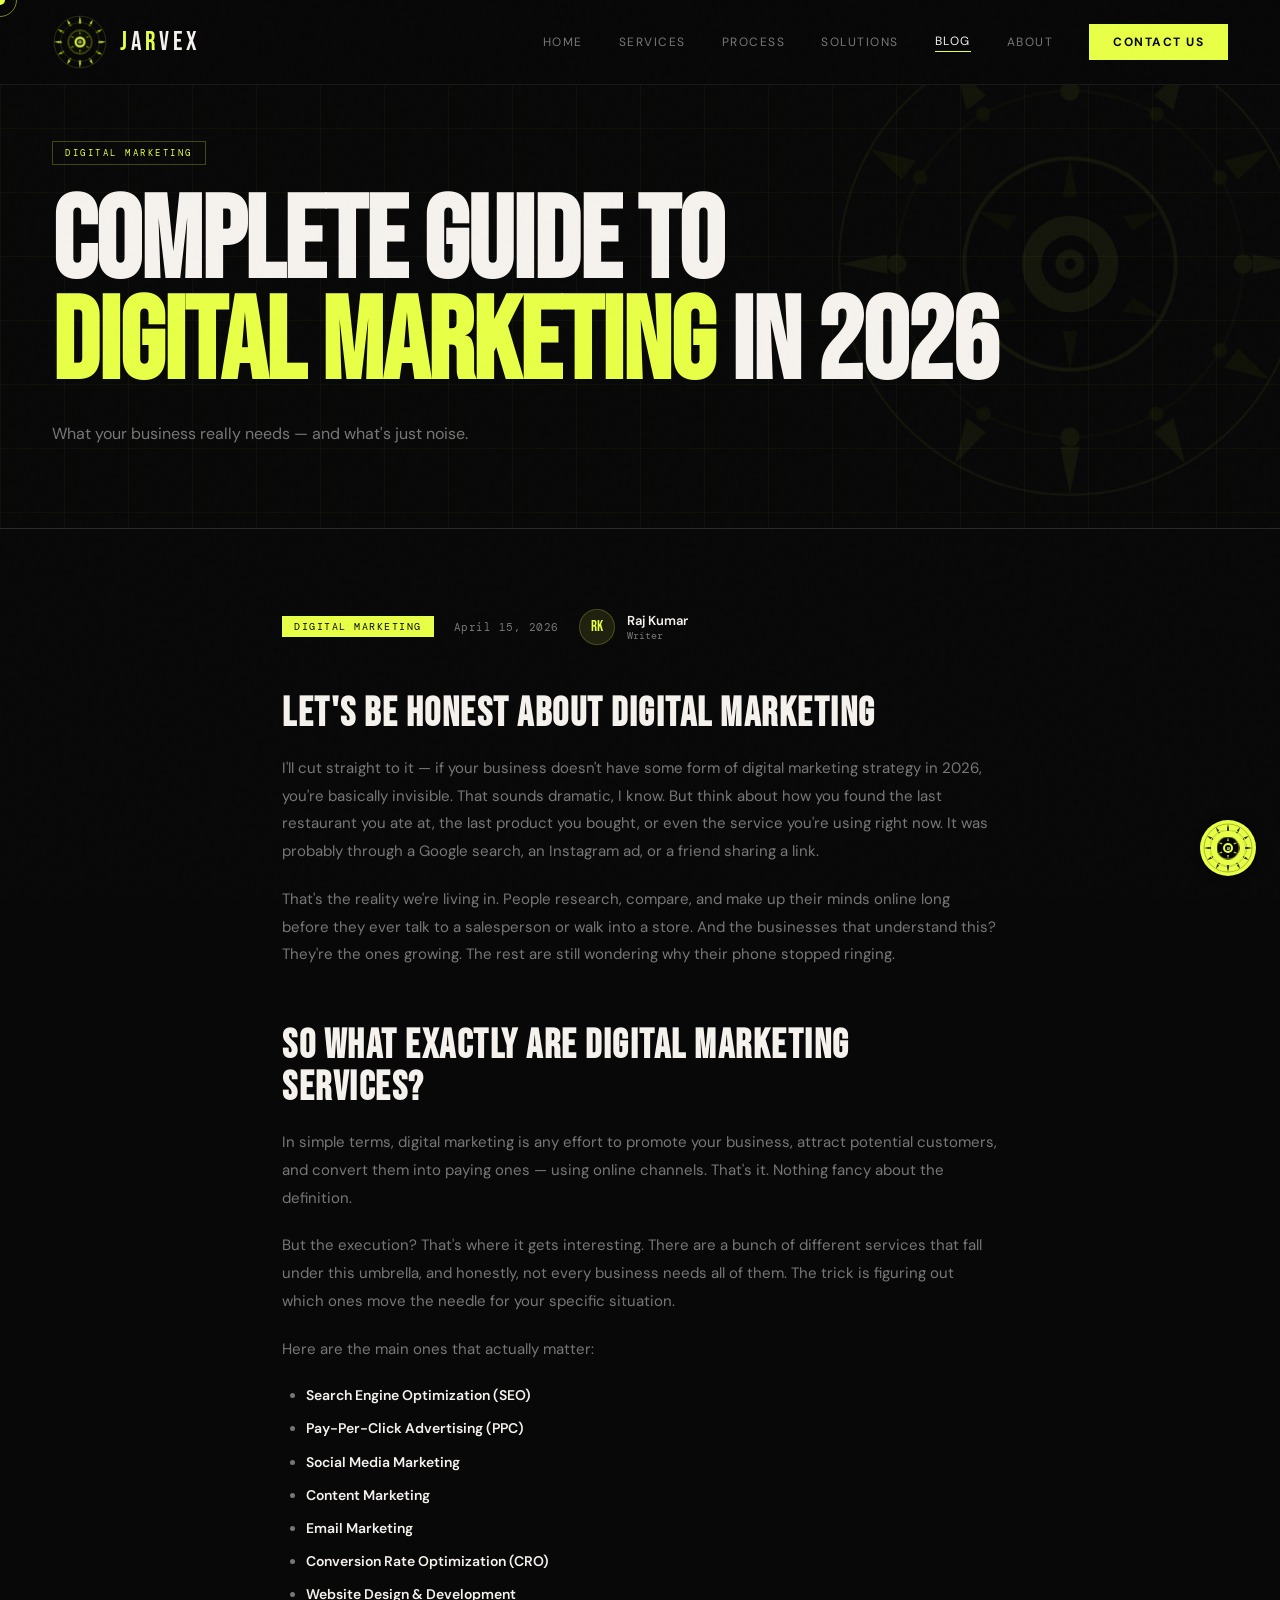
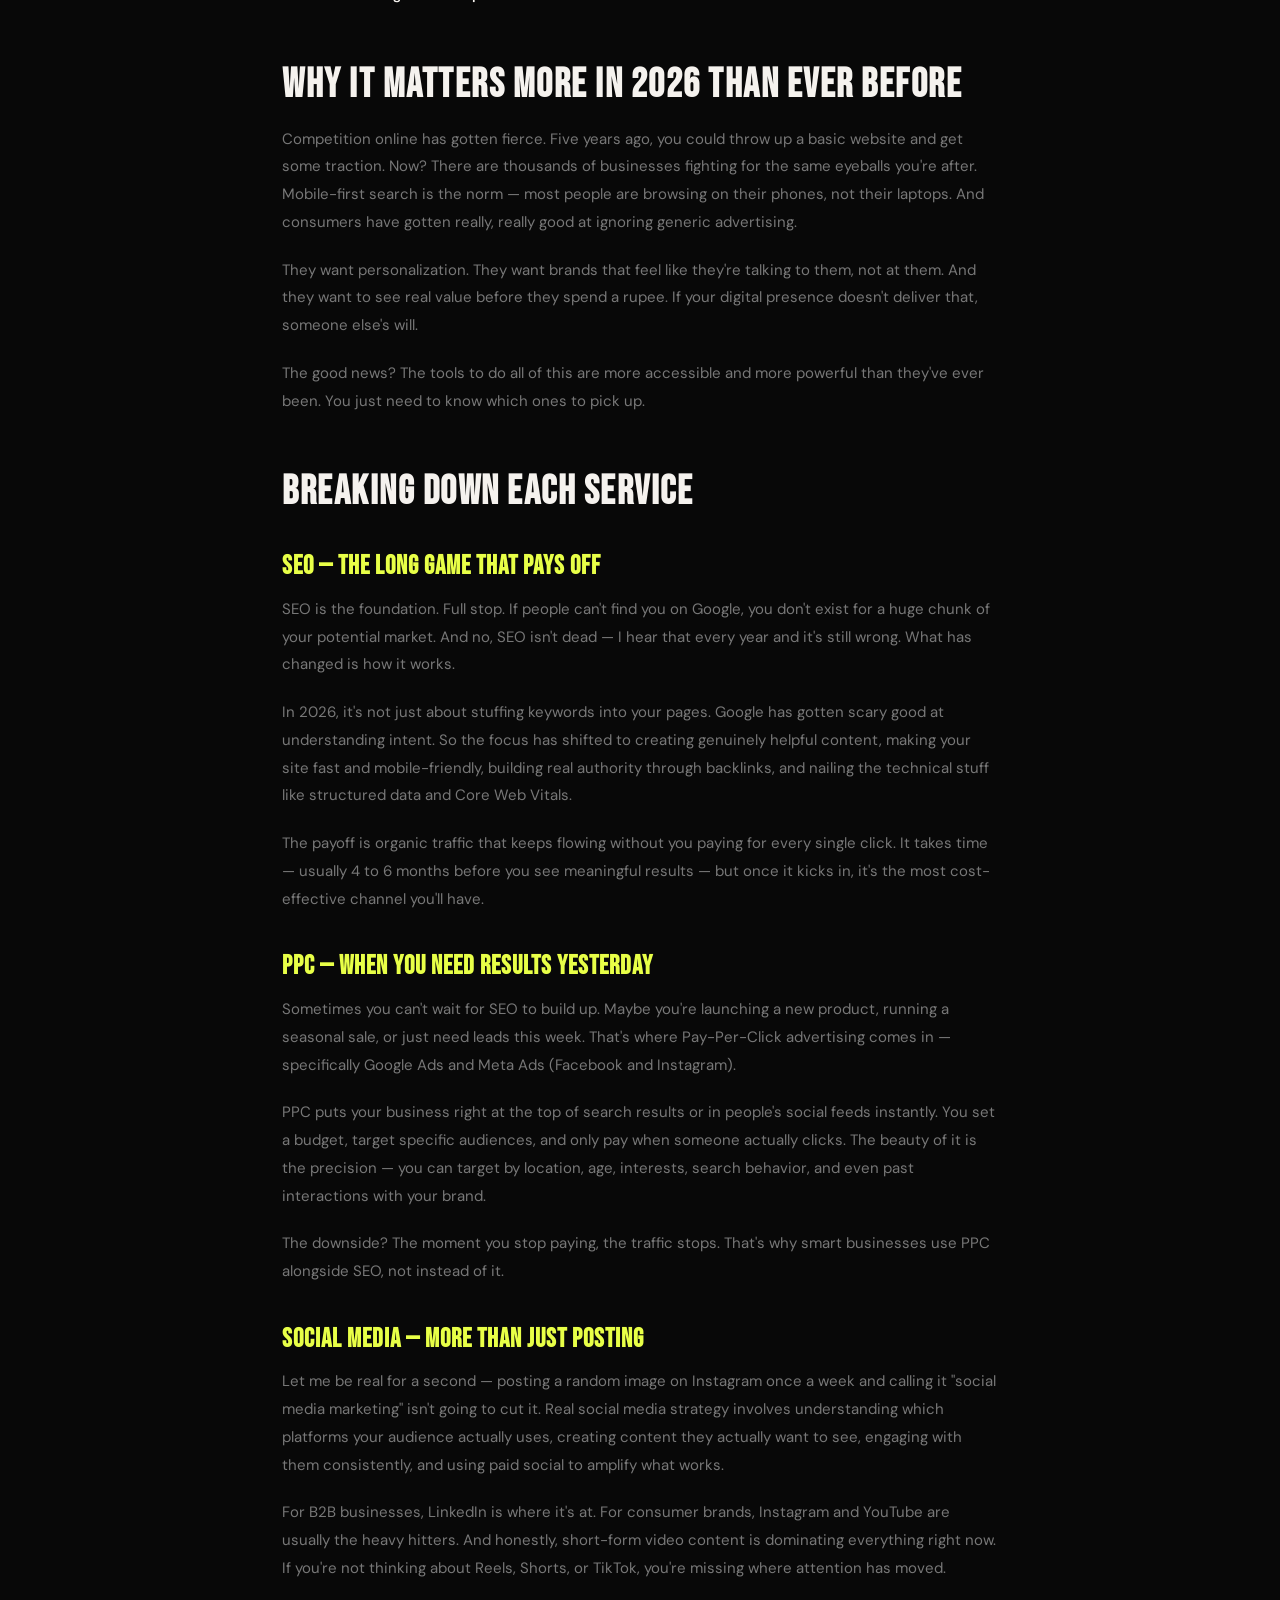
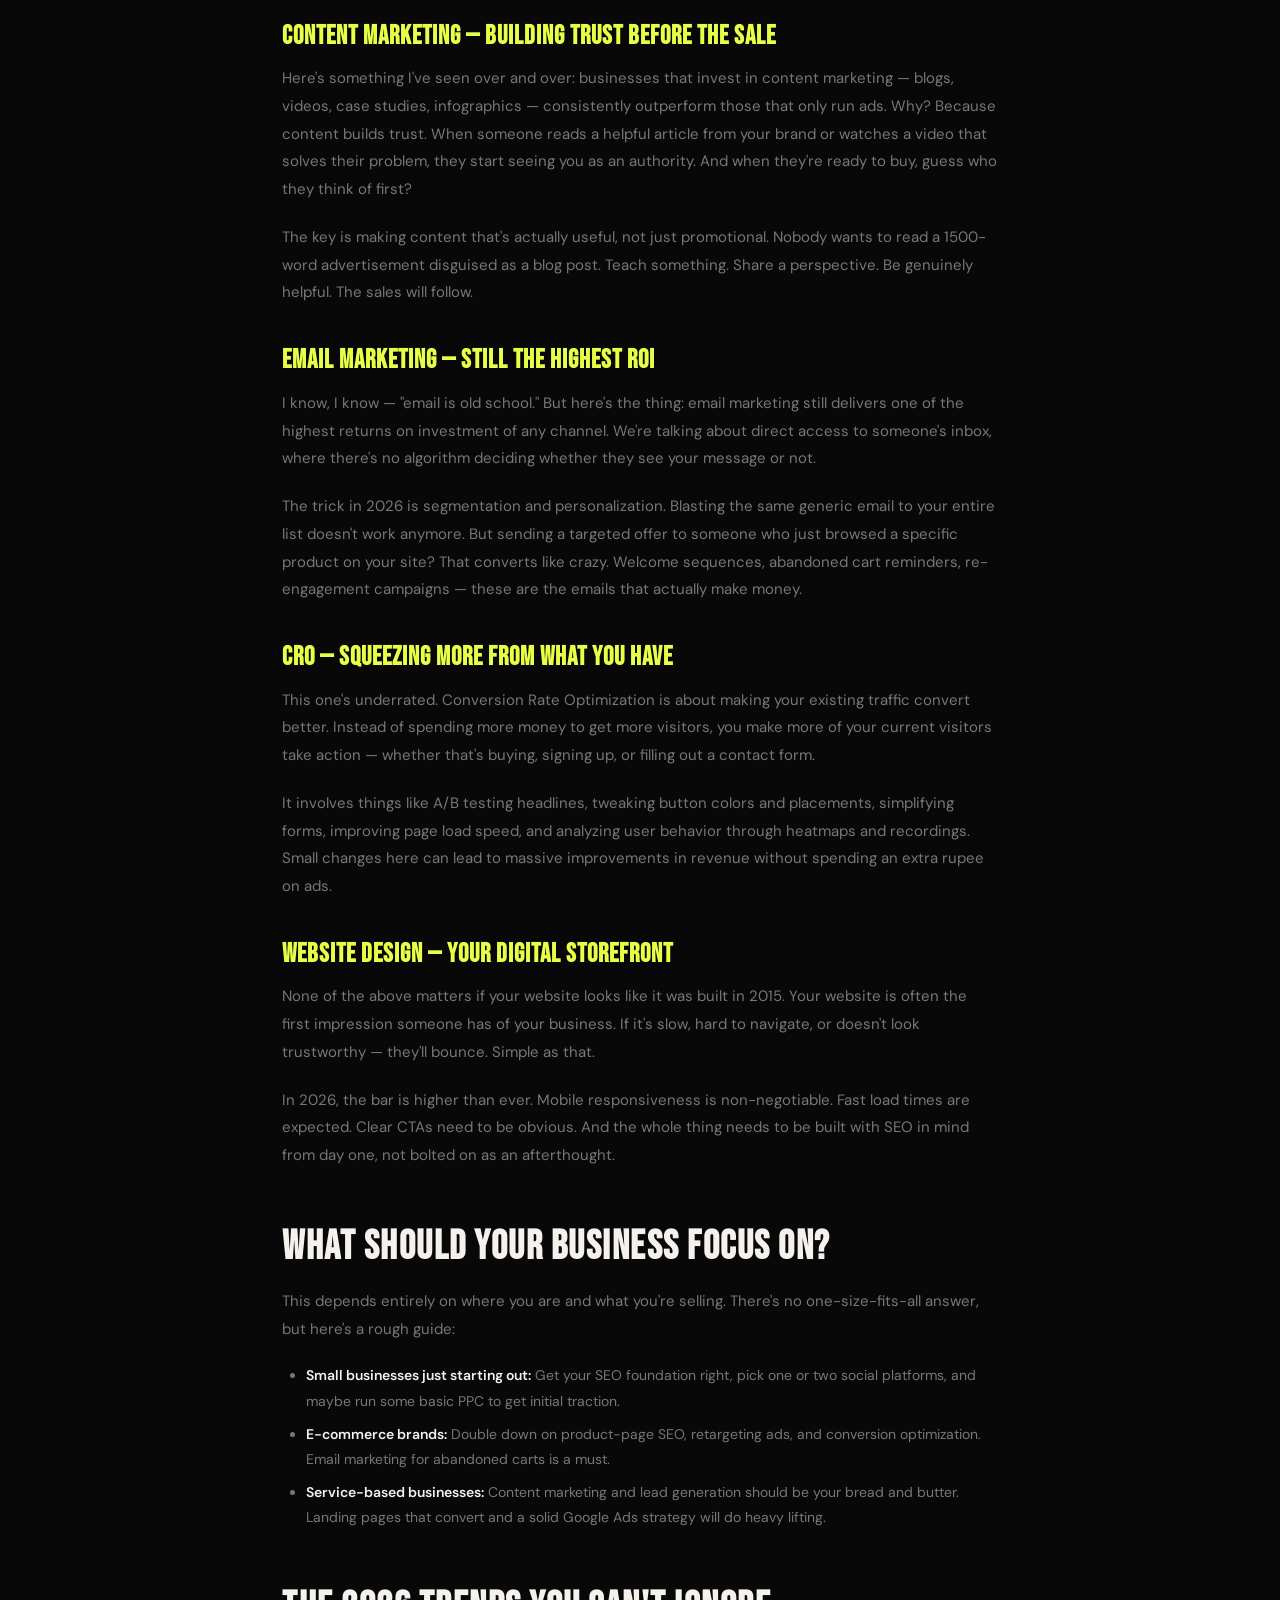
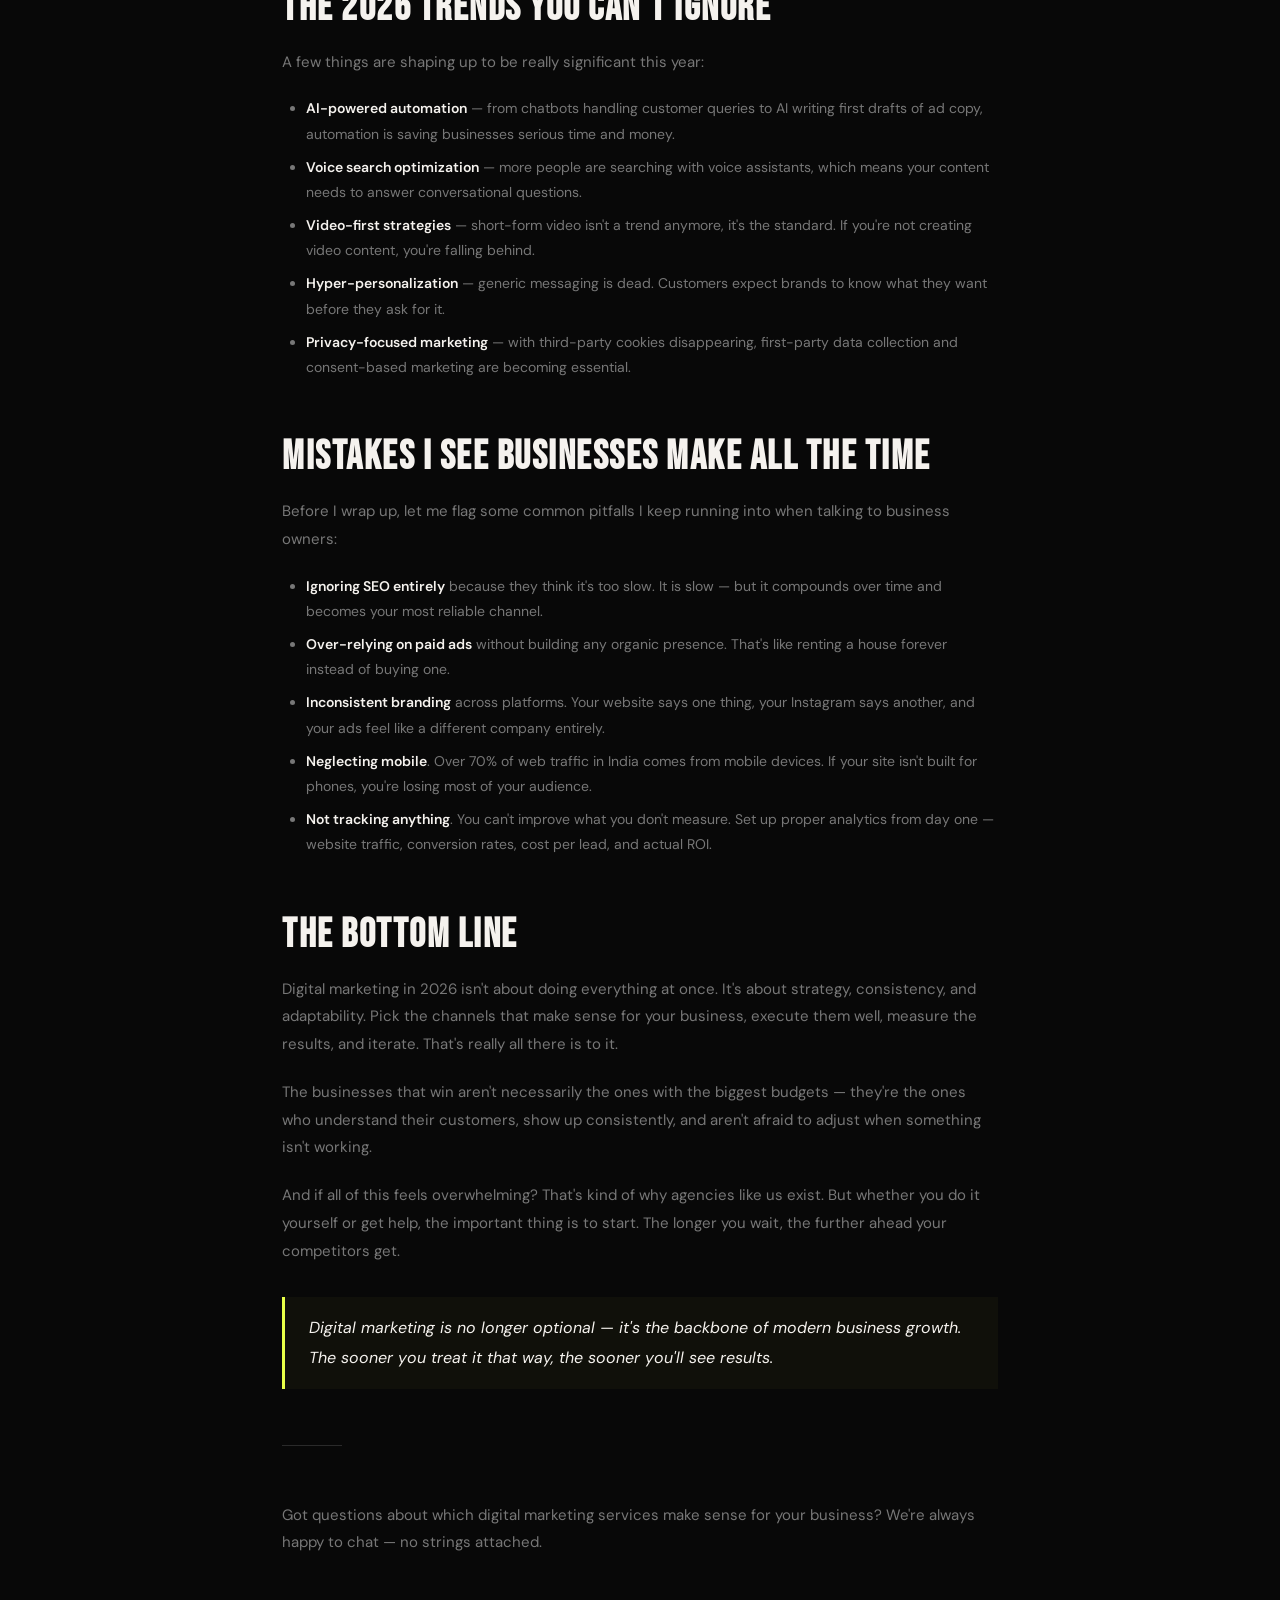
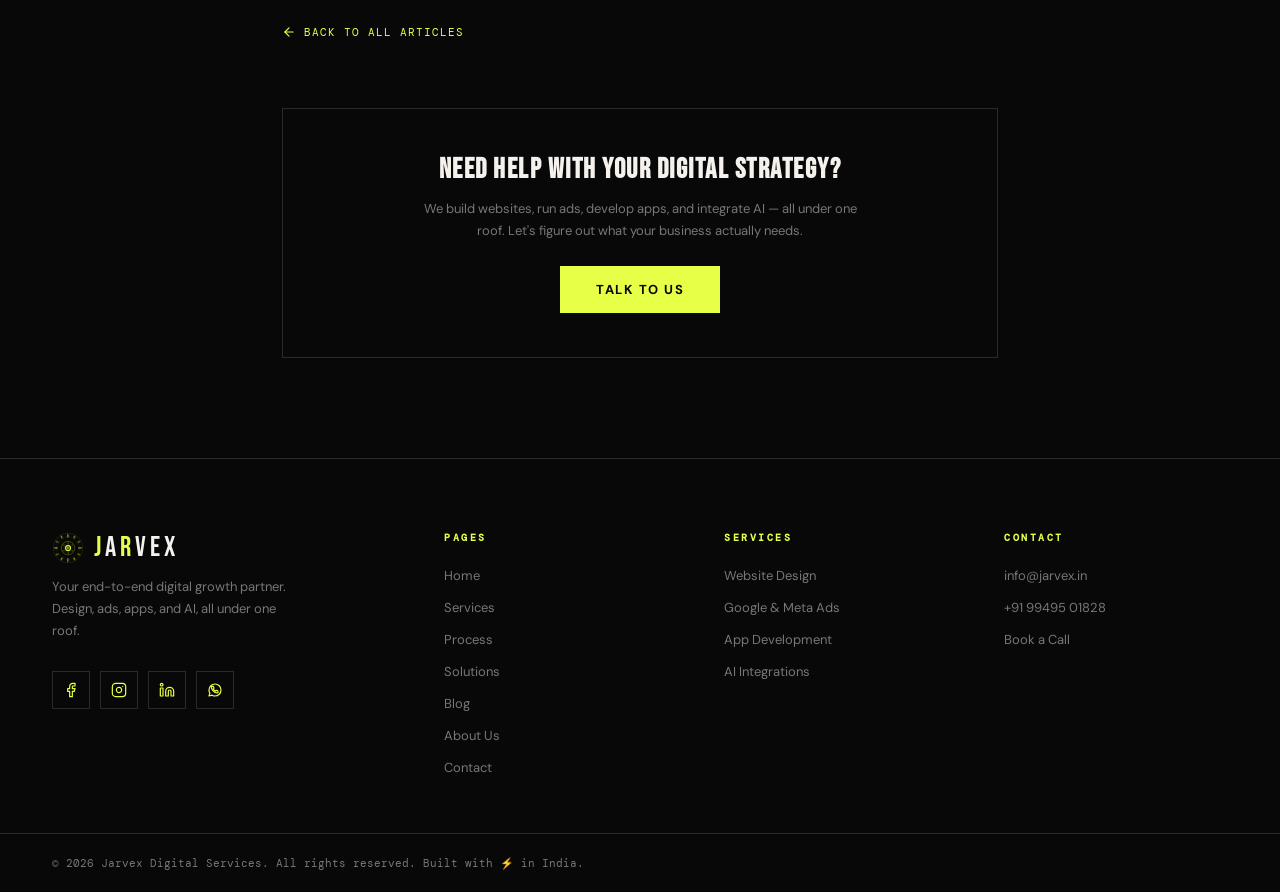
<file: blog-digital-marketing-2026.html>
<!DOCTYPE html>
<html lang="en">
<head>
<meta charset="UTF-8"><meta name="viewport" content="width=device-width, initial-scale=1.0">
<link rel="icon" type="image/png" sizes="512x512" href="/favicon.png">
<link rel="icon" type="image/svg+xml" href="/favicon.svg">
<link rel="apple-touch-icon" sizes="180x180" href="/favicon.png">
<link rel="manifest" href="/site.webmanifest">
<meta name="theme-color" content="#0d0d0d">
<title>Complete Guide to Digital Marketing Services in 2026 | Jarvex Blog</title>
<meta name="description" content="A no-nonsense breakdown of every digital marketing service that matters in 2026 — SEO, PPC, social media, content marketing, email, CRO, and the new AI-powered tools.">
<meta name="keywords" content="digital marketing 2026, digital marketing services guide, SEO guide 2026, PPC advertising India, social media marketing 2026, content marketing strategy, email marketing 2026, AI marketing tools, digital marketing services India, best digital marketing strategies 2026, answer engine optimization, AI search optimization, digital marketing trends India 2026, comprehensive digital marketing guide, CRO conversion rate optimization">
<meta name="author" content="Raj Kumar">
<meta name="robots" content="index, follow">
<link rel="canonical" href="https://jarvex.in/blog-digital-marketing-2026">
<meta property="og:type" content="article">
<meta property="og:url" content="https://jarvex.in/blog-digital-marketing-2026">
<meta property="og:title" content="Complete Guide to Digital Marketing Services in 2026">
<meta property="og:description" content="A no-nonsense breakdown of every digital marketing service that matters in 2026.">
<meta property="og:image" content="https://jarvex.in/favicon.svg">
<meta property="og:site_name" content="Jarvex">
<meta property="og:locale" content="en_IN">
<meta property="og:image:width" content="512">
<meta property="og:image:height" content="512">
<meta property="og:image:alt" content="Jarvex Digital Agency Logo">
<meta property="article:published_time" content="2026-04-15">
<meta property="article:author" content="Raj Kumar">
<meta property="article:section" content="Digital Marketing">
<meta name="twitter:card" content="summary_large_image">
<meta name="twitter:title" content="Complete Guide to Digital Marketing Services in 2026">
<meta name="twitter:description" content="A no-nonsense breakdown of every digital marketing service that matters in 2026.">
<meta name="twitter:image" content="https://jarvex.in/favicon.svg">
<meta name="twitter:image:alt" content="Jarvex Digital Agency Logo">
<meta name="geo.region" content="IN-TG">
<meta name="geo.placename" content="Hyderabad">
<meta name="geo.position" content="17.385044;78.486671">
<meta name="ICBM" content="17.385044, 78.486671">
<meta name="distribution" content="global">
<meta name="revisit-after" content="7 days">
<meta name="rating" content="general">
<meta name="format-detection" content="telephone=no">
<meta name="mobile-web-app-capable" content="yes">
<meta name="apple-mobile-web-app-capable" content="yes">
<meta name="apple-mobile-web-app-status-bar-style" content="black-translucent">
<meta name="ai-content-declaration" content="none">
<script type="application/ld+json">
{
  "@context": "https://schema.org",
  "@type": "BlogPosting",
  "headline": "Complete Guide to Digital Marketing Services in 2026: What Your Business Really Needs",
  "datePublished": "2026-04-15",
  "dateModified": "2026-04-15",
  "author": {"@type": "Person", "name": "Raj Kumar"},
  "publisher": {"@type": "Organization", "name": "Jarvex", "logo": {"@type": "ImageObject", "url": "https://jarvex.in/favicon.png"}},
  "description": "A practical guide to digital marketing services in 2026 covering SEO, PPC, social media, content, email, CRO, and AI-powered strategies.",
  "mainEntityOfPage": {"@type": "WebPage", "@id": "https://jarvex.in/blog-digital-marketing-2026"},
  "articleSection": "Digital Marketing",
  "wordCount": 2800,
  "image": "https://jarvex.in/favicon.png",
  "inLanguage": "en-IN",
  "keywords": "digital marketing 2026, digital marketing services guide, SEO guide 2026, PPC advertising India, social media marketing 2026, content marketing strategy, email marketing 2026, AI marketing tools",
  "speakable": {
    "@type": "SpeakableSpecification",
    "cssSelector": [".post-body h2", ".post-body p"]
  }
}
</script>
<script type="application/ld+json">
{
  "@context": "https://schema.org",
  "@type": "BreadcrumbList",
  "itemListElement": [
    {"@type": "ListItem", "position": 1, "name": "Home", "item": "https://jarvex.in/"},
    {"@type": "ListItem", "position": 2, "name": "Blog", "item": "https://jarvex.in/blogs"},
    {"@type": "ListItem", "position": 3, "name": "Digital Marketing Guide 2026", "item": "https://jarvex.in/blog-digital-marketing-2026"}
  ]
}
</script>
<link rel="dns-prefetch" href="//fonts.googleapis.com">
<link rel="dns-prefetch" href="//fonts.gstatic.com">
<link rel="dns-prefetch" href="//www.googletagmanager.com">
<link rel="dns-prefetch" href="//www.google-analytics.com">
<link rel="preconnect" href="https://fonts.googleapis.com">
<link rel="preconnect" href="https://fonts.gstatic.com" crossorigin>
<link rel="stylesheet" href="https://fonts.googleapis.com/css2?family=Bebas+Neue&family=DM+Sans:ital,wght@0,300;0,400;0,500;0,600;1,400&family=DM+Mono:wght@400;500&display=swap" media="print" onload="this.media='all'">
<noscript><link rel="stylesheet" href="https://fonts.googleapis.com/css2?family=Bebas+Neue&family=DM+Sans:ital,wght@0,300;0,400;0,500;0,600;1,400&family=DM+Mono:wght@400;500&display=swap"></noscript>
<link rel="stylesheet" href="style.css">
<script>(function(){var t=Date.now()/1000;document.head.appendChild(Object.assign(document.createElement('style'),{textContent:'.kc-outer{animation-delay:-'+t%18+'s}.kc-middle{animation-delay:-'+t%12+'s}.kc-inner{animation-delay:-'+t%7+'s}.kc-center-dot{animation-delay:-'+t%3+'s}'}))})()</script>
<style>
.post-wrap{padding:80px 52px 100px;max-width:820px;margin:0 auto}
.post-meta{display:flex;align-items:center;gap:20px;margin-bottom:48px;flex-wrap:wrap}
.post-tag{font-family:'DM Mono',monospace;font-size:10px;letter-spacing:1.5px;text-transform:uppercase;color:var(--black);background:var(--accent);padding:4px 12px}
.post-date{font-family:'DM Mono',monospace;font-size:11px;color:var(--text-dim);letter-spacing:.5px}
.post-author-row{display:flex;align-items:center;gap:12px}
.post-avatar{width:36px;height:36px;background:rgba(232,255,71,.1);border:1px solid rgba(232,255,71,.2);border-radius:50%;display:flex;align-items:center;justify-content:center;font-family:'Bebas Neue',sans-serif;font-size:15px;color:var(--accent);flex-shrink:0}
.post-author-name{font-size:13px;font-weight:600}
.post-author-role{font-size:10px;color:var(--text-dim);font-family:'DM Mono',monospace}
.post-body h2{font-family:'Bebas Neue',sans-serif;font-size:clamp(28px,3.5vw,40px);letter-spacing:1.5px;line-height:1.05;margin:56px 0 20px;color:var(--white)}
.post-body h2:first-child{margin-top:0}
.post-body h3{font-family:'Bebas Neue',sans-serif;font-size:clamp(20px,2.5vw,26px);letter-spacing:1px;line-height:1.1;margin:40px 0 14px;color:var(--accent)}
.post-body p{font-size:15px;color:var(--text-dim);line-height:1.85;margin-bottom:20px}
.post-body ul,.post-body ol{margin:0 0 24px 24px;color:var(--text-dim)}
.post-body li{font-size:14px;line-height:1.8;margin-bottom:8px}
.post-body strong{color:var(--white);font-weight:600}
.post-body blockquote{border-left:3px solid var(--accent);padding:16px 24px;margin:32px 0;background:rgba(232,255,71,.03)}
.post-body blockquote p{color:var(--white);font-size:16px;font-style:italic;margin-bottom:0}
.post-divider{width:60px;height:1px;background:var(--subtle);margin:56px 0}
.post-back{display:inline-flex;align-items:center;gap:8px;font-family:'DM Mono',monospace;font-size:11px;letter-spacing:1px;text-transform:uppercase;color:var(--accent);text-decoration:none;margin-top:48px;transition:gap .3s}
.post-back:hover{gap:14px}
.post-cta-box{border:1px solid var(--subtle);padding:44px;text-align:center;margin-top:64px}
.post-cta-box h4{font-family:'Bebas Neue',sans-serif;font-size:28px;letter-spacing:1.5px;margin-bottom:12px}
.post-cta-box p{font-size:13px;color:var(--text-dim);line-height:1.7;margin-bottom:24px;max-width:440px;margin-left:auto;margin-right:auto}
@media(max-width:767px){
  .post-wrap{padding:48px 20px 72px}
  .post-meta{gap:14px;margin-bottom:32px}
  .post-body h2{font-size:clamp(24px,5vw,32px);margin:40px 0 16px}
  .post-body h3{font-size:clamp(18px,4vw,22px);margin:32px 0 12px}
  .post-body p{font-size:14px}
  .post-body li{font-size:13px}
  .post-cta-box{padding:32px 20px;margin-top:48px}
  .post-cta-box h4{font-size:24px}
}
@media(max-width:479px){
  .post-wrap{padding:40px 16px 60px}
  .post-meta{gap:10px;margin-bottom:28px}
  .post-body h2{margin:32px 0 14px}
  .post-cta-box{padding:24px 16px;margin-top:40px}
}
@media(min-width:768px) and (max-width:1023px){
  .post-wrap{padding:60px 32px 80px}
}
</style>
<link rel="stylesheet" href="chatbot-styles.css" media="print" onload="this.media='all'">
<noscript><link rel="stylesheet" href="chatbot-styles.css"></noscript>
</head>
<body class="subpage">
<div id="progressBar"></div><div class="cursor" id="cursor"></div><div class="cursor-ring" id="cursorRing"></div>
<nav>
  <a href="/" class="logo-wrap"><svg class="kc-mark" width="44" height="44" viewBox="-52 -52 104 104"><circle r="48" fill="none" stroke="#e8ff47" stroke-width="0.5" opacity="0.55"/><g class="kc-outer"><polygon points="0,-48 2,-38 -2,-38" fill="#e8ff47" opacity="0.95"/><polygon points="24,-41.6 21.5,-32 17.5,-35" fill="#e8ff47" opacity="0.85"/><polygon points="41.6,-24 35,-17.5 32,-21.5" fill="#c8e800" opacity="0.78"/><polygon points="48,0 38,2 38,-2" fill="#e8ff47" opacity="0.95"/><polygon points="41.6,24 32,21.5 35,17.5" fill="#c8e800" opacity="0.78"/><polygon points="24,41.6 17.5,35 21.5,32" fill="#e8ff47" opacity="0.85"/><polygon points="0,48 -2,38 2,38" fill="#e8ff47" opacity="0.95"/><polygon points="-24,41.6 -21.5,32 -17.5,35" fill="#e8ff47" opacity="0.85"/><polygon points="-41.6,24 -35,17.5 -32,21.5" fill="#c8e800" opacity="0.78"/><polygon points="-48,0 -38,-2 -38,2" fill="#e8ff47" opacity="0.95"/><polygon points="-41.6,-24 -32,-21.5 -35,-17.5" fill="#c8e800" opacity="0.78"/><polygon points="-24,-41.6 -17.5,-35 -21.5,-32" fill="#e8ff47" opacity="0.85"/></g><circle r="36" fill="none" stroke="#e8ff47" stroke-width="0.6" opacity="0.4"/><g class="kc-middle"><circle cx="0" cy="-36" r="2" fill="#e8ff47"/><circle cx="18" cy="-31.2" r="1.5" fill="#c8e800" opacity="0.8"/><circle cx="31.2" cy="-18" r="1.5" fill="#c8e800" opacity="0.8"/><circle cx="36" cy="0" r="2" fill="#e8ff47"/><circle cx="31.2" cy="18" r="1.5" fill="#c8e800" opacity="0.8"/><circle cx="18" cy="31.2" r="1.5" fill="#c8e800" opacity="0.8"/><circle cx="0" cy="36" r="2" fill="#e8ff47"/><circle cx="-18" cy="31.2" r="1.5" fill="#c8e800" opacity="0.8"/><circle cx="-31.2" cy="18" r="1.5" fill="#c8e800" opacity="0.8"/><circle cx="-36" cy="0" r="2" fill="#e8ff47"/><circle cx="-31.2" cy="-18" r="1.5" fill="#c8e800" opacity="0.8"/><circle cx="-18" cy="-31.2" r="1.5" fill="#c8e800" opacity="0.8"/></g><circle r="22" fill="#0d0d00" stroke="#e8ff47" stroke-width="0.8"/><g class="kc-inner"><polygon points="0,-22 1.5,-14 -1.5,-14" fill="#7fa800" opacity="0.9"/><polygon points="19.1,-11 13,-7 11,-10" fill="#7fa800" opacity="0.8"/><polygon points="19.1,11 11,10 13,7" fill="#7fa800" opacity="0.8"/><polygon points="0,22 -1.5,14 1.5,14" fill="#7fa800" opacity="0.9"/><polygon points="-19.1,11 -13,7 -11,10" fill="#7fa800" opacity="0.8"/><polygon points="-19.1,-11 -11,-10 -13,-7" fill="#7fa800" opacity="0.8"/></g><circle r="10" fill="#e8ff47"/><circle r="6" fill="#080808"/><circle r="3" fill="#e8ff47" class="kc-center-dot"/><circle r="1.2" fill="#080808"/></svg><div class="logo-text"><span>J</span>A<span>R</span>VEX</div></a>
  <div class="nav-links" id="navLinks"><a href="/" class="nav-link">Home</a><a href="/services" class="nav-link">Services</a><a href="/process" class="nav-link">Process</a><a href="/pricing" class="nav-link">Solutions</a><a href="/blogs" class="nav-link active">Blog</a><a href="/about" class="nav-link">About</a><a href="/contact" class="nav-cta">Contact Us</a></div>
  <button class="nav-toggle" id="navToggle" onclick="toggleMenu()" aria-label="Toggle navigation menu"><span id="t1"></span><span id="t2"></span><span id="t3"></span></button>
</nav>

<div class="page-header">
  <div class="page-header-grid"></div>
  <svg class="page-header-kc" width="500" height="500" viewBox="-52 -52 104 104"><circle r="48" fill="none" stroke="#e8ff47" stroke-width="0.5" opacity="0.8"/><g class="kc-outer"><polygon points="0,-48 2,-38 -2,-38" fill="#e8ff47" opacity="0.95"/><polygon points="24,-41.6 21.5,-32 17.5,-35" fill="#e8ff47" opacity="0.85"/><polygon points="41.6,-24 35,-17.5 32,-21.5" fill="#c8e800" opacity="0.78"/><polygon points="48,0 38,2 38,-2" fill="#e8ff47" opacity="0.95"/><polygon points="41.6,24 32,21.5 35,17.5" fill="#c8e800" opacity="0.78"/><polygon points="24,41.6 17.5,35 21.5,32" fill="#e8ff47" opacity="0.85"/><polygon points="0,48 -2,38 2,38" fill="#e8ff47" opacity="0.95"/><polygon points="-24,41.6 -21.5,32 -17.5,35" fill="#e8ff47" opacity="0.85"/><polygon points="-41.6,24 -35,17.5 -32,21.5" fill="#c8e800" opacity="0.78"/><polygon points="-48,0 -38,-2 -38,2" fill="#e8ff47" opacity="0.95"/><polygon points="-41.6,-24 -32,-21.5 -35,-17.5" fill="#c8e800" opacity="0.78"/><polygon points="-24,-41.6 -17.5,-35 -21.5,-32" fill="#e8ff47" opacity="0.85"/></g><circle r="36" fill="none" stroke="#e8ff47" stroke-width="0.6" opacity="0.4"/><g class="kc-middle"><circle cx="0" cy="-36" r="2" fill="#e8ff47"/><circle cx="18" cy="-31.2" r="1.5" fill="#c8e800" opacity="0.8"/><circle cx="31.2" cy="-18" r="1.5" fill="#c8e800" opacity="0.8"/><circle cx="36" cy="0" r="2" fill="#e8ff47"/><circle cx="31.2" cy="18" r="1.5" fill="#c8e800" opacity="0.8"/><circle cx="18" cy="31.2" r="1.5" fill="#c8e800" opacity="0.8"/><circle cx="0" cy="36" r="2" fill="#e8ff47"/><circle cx="-18" cy="31.2" r="1.5" fill="#c8e800" opacity="0.8"/><circle cx="-31.2" cy="18" r="1.5" fill="#c8e800" opacity="0.8"/><circle cx="-36" cy="0" r="2" fill="#e8ff47"/><circle cx="-31.2" cy="-18" r="1.5" fill="#c8e800" opacity="0.8"/><circle cx="-18" cy="-31.2" r="1.5" fill="#c8e800" opacity="0.8"/></g><circle r="22" fill="#0d0d00" stroke="#e8ff47" stroke-width="0.8"/><g class="kc-inner"><polygon points="0,-22 1.5,-14 -1.5,-14" fill="#7fa800" opacity="0.9"/><polygon points="19.1,-11 13,-7 11,-10" fill="#7fa800" opacity="0.8"/><polygon points="19.1,11 11,10 13,7" fill="#7fa800" opacity="0.8"/><polygon points="0,22 -1.5,14 1.5,14" fill="#7fa800" opacity="0.9"/><polygon points="-19.1,11 -13,7 -11,10" fill="#7fa800" opacity="0.8"/><polygon points="-19.1,-11 -11,-10 -13,-7" fill="#7fa800" opacity="0.8"/></g><circle r="10" fill="#e8ff47"/><circle r="6" fill="#080808"/><circle r="3" fill="#e8ff47" class="kc-center-dot"/><circle r="1.2" fill="#080808"/></svg>
  <div class="page-badge">Digital Marketing</div>
  <h1 class="page-title">Complete Guide to<br><span class="hl">Digital Marketing</span> in 2026</h1>
  <p class="page-sub">What your business really needs — and what's just noise.</p>
</div>

<div class="post-wrap">
  <div class="post-meta">
    <span class="post-tag">Digital Marketing</span>
    <span class="post-date">April 15, 2026</span>
    <div class="post-author-row">
      <div class="post-avatar">RK</div>
      <div><div class="post-author-name">Raj Kumar</div><div class="post-author-role">Writer</div></div>
    </div>
  </div>

  <div class="post-body">

    <h2>Let's Be Honest About Digital Marketing</h2>
    <p>I'll cut straight to it — if your business doesn't have some form of digital marketing strategy in 2026, you're basically invisible. That sounds dramatic, I know. But think about how you found the last restaurant you ate at, the last product you bought, or even the service you're using right now. It was probably through a Google search, an Instagram ad, or a friend sharing a link.</p>
    <p>That's the reality we're living in. People research, compare, and make up their minds online long before they ever talk to a salesperson or walk into a store. And the businesses that understand this? They're the ones growing. The rest are still wondering why their phone stopped ringing.</p>

    <h2>So What Exactly Are Digital Marketing Services?</h2>
    <p>In simple terms, digital marketing is any effort to promote your business, attract potential customers, and convert them into paying ones — using online channels. That's it. Nothing fancy about the definition.</p>
    <p>But the execution? That's where it gets interesting. There are a bunch of different services that fall under this umbrella, and honestly, not every business needs all of them. The trick is figuring out which ones move the needle for your specific situation.</p>
    <p>Here are the main ones that actually matter:</p>
    <ul>
      <li><strong>Search Engine Optimization (SEO)</strong></li>
      <li><strong>Pay-Per-Click Advertising (PPC)</strong></li>
      <li><strong>Social Media Marketing</strong></li>
      <li><strong>Content Marketing</strong></li>
      <li><strong>Email Marketing</strong></li>
      <li><strong>Conversion Rate Optimization (CRO)</strong></li>
      <li><strong>Website Design & Development</strong></li>
    </ul>

    <h2>Why It Matters More in 2026 Than Ever Before</h2>
    <p>Competition online has gotten fierce. Five years ago, you could throw up a basic website and get some traction. Now? There are thousands of businesses fighting for the same eyeballs you're after. Mobile-first search is the norm — most people are browsing on their phones, not their laptops. And consumers have gotten really, really good at ignoring generic advertising.</p>
    <p>They want personalization. They want brands that feel like they're talking to them, not at them. And they want to see real value before they spend a rupee. If your digital presence doesn't deliver that, someone else's will.</p>
    <p>The good news? The tools to do all of this are more accessible and more powerful than they've ever been. You just need to know which ones to pick up.</p>

    <h2>Breaking Down Each Service</h2>

    <h3>SEO — The Long Game That Pays Off</h3>
    <p>SEO is the foundation. Full stop. If people can't find you on Google, you don't exist for a huge chunk of your potential market. And no, SEO isn't dead — I hear that every year and it's still wrong. What has changed is how it works.</p>
    <p>In 2026, it's not just about stuffing keywords into your pages. Google has gotten scary good at understanding intent. So the focus has shifted to creating genuinely helpful content, making your site fast and mobile-friendly, building real authority through backlinks, and nailing the technical stuff like structured data and Core Web Vitals.</p>
    <p>The payoff is organic traffic that keeps flowing without you paying for every single click. It takes time — usually 4 to 6 months before you see meaningful results — but once it kicks in, it's the most cost-effective channel you'll have.</p>

    <h3>PPC — When You Need Results Yesterday</h3>
    <p>Sometimes you can't wait for SEO to build up. Maybe you're launching a new product, running a seasonal sale, or just need leads this week. That's where Pay-Per-Click advertising comes in — specifically Google Ads and Meta Ads (Facebook and Instagram).</p>
    <p>PPC puts your business right at the top of search results or in people's social feeds instantly. You set a budget, target specific audiences, and only pay when someone actually clicks. The beauty of it is the precision — you can target by location, age, interests, search behavior, and even past interactions with your brand.</p>
    <p>The downside? The moment you stop paying, the traffic stops. That's why smart businesses use PPC alongside SEO, not instead of it.</p>

    <h3>Social Media — More Than Just Posting</h3>
    <p>Let me be real for a second — posting a random image on Instagram once a week and calling it "social media marketing" isn't going to cut it. Real social media strategy involves understanding which platforms your audience actually uses, creating content they actually want to see, engaging with them consistently, and using paid social to amplify what works.</p>
    <p>For B2B businesses, LinkedIn is where it's at. For consumer brands, Instagram and YouTube are usually the heavy hitters. And honestly, short-form video content is dominating everything right now. If you're not thinking about Reels, Shorts, or TikTok, you're missing where attention has moved.</p>

    <h3>Content Marketing — Building Trust Before the Sale</h3>
    <p>Here's something I've seen over and over: businesses that invest in content marketing — blogs, videos, case studies, infographics — consistently outperform those that only run ads. Why? Because content builds trust. When someone reads a helpful article from your brand or watches a video that solves their problem, they start seeing you as an authority. And when they're ready to buy, guess who they think of first?</p>
    <p>The key is making content that's actually useful, not just promotional. Nobody wants to read a 1500-word advertisement disguised as a blog post. Teach something. Share a perspective. Be genuinely helpful. The sales will follow.</p>

    <h3>Email Marketing — Still the Highest ROI</h3>
    <p>I know, I know — "email is old school." But here's the thing: email marketing still delivers one of the highest returns on investment of any channel. We're talking about direct access to someone's inbox, where there's no algorithm deciding whether they see your message or not.</p>
    <p>The trick in 2026 is segmentation and personalization. Blasting the same generic email to your entire list doesn't work anymore. But sending a targeted offer to someone who just browsed a specific product on your site? That converts like crazy. Welcome sequences, abandoned cart reminders, re-engagement campaigns — these are the emails that actually make money.</p>

    <h3>CRO — Squeezing More From What You Have</h3>
    <p>This one's underrated. Conversion Rate Optimization is about making your existing traffic convert better. Instead of spending more money to get more visitors, you make more of your current visitors take action — whether that's buying, signing up, or filling out a contact form.</p>
    <p>It involves things like A/B testing headlines, tweaking button colors and placements, simplifying forms, improving page load speed, and analyzing user behavior through heatmaps and recordings. Small changes here can lead to massive improvements in revenue without spending an extra rupee on ads.</p>

    <h3>Website Design — Your Digital Storefront</h3>
    <p>None of the above matters if your website looks like it was built in 2015. Your website is often the first impression someone has of your business. If it's slow, hard to navigate, or doesn't look trustworthy — they'll bounce. Simple as that.</p>
    <p>In 2026, the bar is higher than ever. Mobile responsiveness is non-negotiable. Fast load times are expected. Clear CTAs need to be obvious. And the whole thing needs to be built with SEO in mind from day one, not bolted on as an afterthought.</p>

    <h2>What Should Your Business Focus On?</h2>
    <p>This depends entirely on where you are and what you're selling. There's no one-size-fits-all answer, but here's a rough guide:</p>
    <ul>
      <li><strong>Small businesses just starting out:</strong> Get your SEO foundation right, pick one or two social platforms, and maybe run some basic PPC to get initial traction.</li>
      <li><strong>E-commerce brands:</strong> Double down on product-page SEO, retargeting ads, and conversion optimization. Email marketing for abandoned carts is a must.</li>
      <li><strong>Service-based businesses:</strong> Content marketing and lead generation should be your bread and butter. Landing pages that convert and a solid Google Ads strategy will do heavy lifting.</li>
    </ul>

    <h2>The 2026 Trends You Can't Ignore</h2>
    <p>A few things are shaping up to be really significant this year:</p>
    <ul>
      <li><strong>AI-powered automation</strong> — from chatbots handling customer queries to AI writing first drafts of ad copy, automation is saving businesses serious time and money.</li>
      <li><strong>Voice search optimization</strong> — more people are searching with voice assistants, which means your content needs to answer conversational questions.</li>
      <li><strong>Video-first strategies</strong> — short-form video isn't a trend anymore, it's the standard. If you're not creating video content, you're falling behind.</li>
      <li><strong>Hyper-personalization</strong> — generic messaging is dead. Customers expect brands to know what they want before they ask for it.</li>
      <li><strong>Privacy-focused marketing</strong> — with third-party cookies disappearing, first-party data collection and consent-based marketing are becoming essential.</li>
    </ul>

    <h2>Mistakes I See Businesses Make All the Time</h2>
    <p>Before I wrap up, let me flag some common pitfalls I keep running into when talking to business owners:</p>
    <ul>
      <li><strong>Ignoring SEO entirely</strong> because they think it's too slow. It is slow — but it compounds over time and becomes your most reliable channel.</li>
      <li><strong>Over-relying on paid ads</strong> without building any organic presence. That's like renting a house forever instead of buying one.</li>
      <li><strong>Inconsistent branding</strong> across platforms. Your website says one thing, your Instagram says another, and your ads feel like a different company entirely.</li>
      <li><strong>Neglecting mobile</strong>. Over 70% of web traffic in India comes from mobile devices. If your site isn't built for phones, you're losing most of your audience.</li>
      <li><strong>Not tracking anything</strong>. You can't improve what you don't measure. Set up proper analytics from day one — website traffic, conversion rates, cost per lead, and actual ROI.</li>
    </ul>

    <h2>The Bottom Line</h2>
    <p>Digital marketing in 2026 isn't about doing everything at once. It's about strategy, consistency, and adaptability. Pick the channels that make sense for your business, execute them well, measure the results, and iterate. That's really all there is to it.</p>
    <p>The businesses that win aren't necessarily the ones with the biggest budgets — they're the ones who understand their customers, show up consistently, and aren't afraid to adjust when something isn't working.</p>
    <p>And if all of this feels overwhelming? That's kind of why agencies like us exist. But whether you do it yourself or get help, the important thing is to start. The longer you wait, the further ahead your competitors get.</p>

    <blockquote><p>Digital marketing is no longer optional — it's the backbone of modern business growth. The sooner you treat it that way, the sooner you'll see results.</p></blockquote>

    <div class="post-divider"></div>

    <p>Got questions about which digital marketing services make sense for your business? We're always happy to chat — no strings attached.</p>

    <a href="/blogs" class="post-back"><svg width="14" height="14" viewBox="0 0 24 24" fill="none" stroke="currentColor" stroke-width="2" stroke-linecap="round" stroke-linejoin="round"><line x1="19" y1="12" x2="5" y2="12"/><polyline points="12 19 5 12 12 5"/></svg> Back to All Articles</a>

    <div class="post-cta-box">
      <h4>Need Help With Your Digital Strategy?</h4>
      <p>We build websites, run ads, develop apps, and integrate AI — all under one roof. Let's figure out what your business actually needs.</p>
      <a href="/contact" class="btn-primary">Talk to Us</a>
    </div>
  </div>
</div>

<footer>
  <div class="footer-top">
    <div class="foot-brand">
      <div class="foot-logo-row"><svg class="kc-mark" width="32" height="32" viewBox="-52 -52 104 104"><circle r="48" fill="none" stroke="#e8ff47" stroke-width="0.5" opacity="0.55"/><g class="kc-outer"><polygon points="0,-48 2,-38 -2,-38" fill="#e8ff47" opacity="0.95"/><polygon points="24,-41.6 21.5,-32 17.5,-35" fill="#e8ff47" opacity="0.85"/><polygon points="41.6,-24 35,-17.5 32,-21.5" fill="#c8e800" opacity="0.78"/><polygon points="48,0 38,2 38,-2" fill="#e8ff47" opacity="0.95"/><polygon points="41.6,24 32,21.5 35,17.5" fill="#c8e800" opacity="0.78"/><polygon points="24,41.6 17.5,35 21.5,32" fill="#e8ff47" opacity="0.85"/><polygon points="0,48 -2,38 2,38" fill="#e8ff47" opacity="0.95"/><polygon points="-24,41.6 -21.5,32 -17.5,35" fill="#e8ff47" opacity="0.85"/><polygon points="-41.6,24 -35,17.5 -32,21.5" fill="#c8e800" opacity="0.78"/><polygon points="-48,0 -38,-2 -38,2" fill="#e8ff47" opacity="0.95"/><polygon points="-41.6,-24 -32,-21.5 -35,-17.5" fill="#c8e800" opacity="0.78"/><polygon points="-24,-41.6 -17.5,-35 -21.5,-32" fill="#e8ff47" opacity="0.85"/></g><circle r="36" fill="none" stroke="#e8ff47" stroke-width="0.6" opacity="0.4"/><g class="kc-middle"><circle cx="0" cy="-36" r="2" fill="#e8ff47"/><circle cx="18" cy="-31.2" r="1.5" fill="#c8e800" opacity="0.8"/><circle cx="31.2" cy="-18" r="1.5" fill="#c8e800" opacity="0.8"/><circle cx="36" cy="0" r="2" fill="#e8ff47"/><circle cx="31.2" cy="18" r="1.5" fill="#c8e800" opacity="0.8"/><circle cx="18" cy="31.2" r="1.5" fill="#c8e800" opacity="0.8"/><circle cx="0" cy="36" r="2" fill="#e8ff47"/><circle cx="-18" cy="31.2" r="1.5" fill="#c8e800" opacity="0.8"/><circle cx="-31.2" cy="18" r="1.5" fill="#c8e800" opacity="0.8"/><circle cx="-36" cy="0" r="2" fill="#e8ff47"/><circle cx="-31.2" cy="-18" r="1.5" fill="#c8e800" opacity="0.8"/><circle cx="-18" cy="-31.2" r="1.5" fill="#c8e800" opacity="0.8"/></g><circle r="22" fill="#0d0d00" stroke="#e8ff47" stroke-width="0.8"/><g class="kc-inner"><polygon points="0,-22 1.5,-14 -1.5,-14" fill="#7fa800" opacity="0.9"/><polygon points="19.1,-11 13,-7 11,-10" fill="#7fa800" opacity="0.8"/><polygon points="19.1,11 11,10 13,7" fill="#7fa800" opacity="0.8"/><polygon points="0,22 -1.5,14 1.5,14" fill="#7fa800" opacity="0.9"/><polygon points="-19.1,11 -13,7 -11,10" fill="#7fa800" opacity="0.8"/><polygon points="-19.1,-11 -11,-10 -13,-7" fill="#7fa800" opacity="0.8"/></g><circle r="10" fill="#e8ff47"/><circle r="6" fill="#080808"/><circle r="3" fill="#e8ff47" class="kc-center-dot"/><circle r="1.2" fill="#080808"/></svg><div class="foot-logo-text"><span>J</span>A<span>R</span>VEX</div></div>
      <p class="foot-tagline">Your end-to-end digital growth partner. Design, ads, apps, and AI, all under one roof.</p>
      <div class="foot-social"><a href="https://www.facebook.com/share/1B3qKfYeZm/?mibextid=wwXIfr" class="social-btn" target="_blank" rel="noopener noreferrer" title="Facebook"><svg width="16" height="16" viewBox="0 0 24 24" fill="none" stroke="#e8ff47" stroke-width="1.8" stroke-linecap="round" stroke-linejoin="round"><path d="M18 2h-3a5 5 0 0 0-5 5v3H7v4h3v8h4v-8h3l1-4h-4V7a1 1 0 0 1 1-1h3z"/></svg></a><a href="https://www.instagram.com/jarvex.in/" class="social-btn" target="_blank" rel="noopener noreferrer" title="Instagram"><svg width="16" height="16" viewBox="0 0 24 24" fill="none" stroke="#e8ff47" stroke-width="1.8" stroke-linecap="round" stroke-linejoin="round"><rect x="2" y="2" width="20" height="20" rx="5" ry="5"/><path d="M16 11.37A4 4 0 1 1 12.63 8 4 4 0 0 1 16 11.37z"/><line x1="17.5" y1="6.5" x2="17.51" y2="6.5"/></svg></a><a href="https://www.linkedin.com/company/jarvexin/" class="social-btn" target="_blank" rel="noopener noreferrer" title="LinkedIn"><svg width="16" height="16" viewBox="0 0 24 24" fill="none" stroke="#e8ff47" stroke-width="1.8" stroke-linecap="round" stroke-linejoin="round"><path d="M16 8a6 6 0 0 1 6 6v7h-4v-7a2 2 0 0 0-2-2 2 2 0 0 0-2 2v7h-4v-7a6 6 0 0 1 6-6z"/><rect x="2" y="9" width="4" height="12"/><circle cx="4" cy="4" r="2"/></svg></a><a href="https://wa.me/919949501828" class="social-btn" target="_blank" rel="noopener noreferrer" title="WhatsApp"><svg width="16" height="16" viewBox="0 0 24 24" fill="none" stroke="#e8ff47" stroke-width="1.8" stroke-linecap="round" stroke-linejoin="round"><path d="M12 3a9 9 0 1 1 0 18c-1.64 0-3.18-.44-4.5-1.2L3 21l1.21-4.38A8.96 8.96 0 0 1 3 12 9 9 0 0 1 12 3z"/><path d="M16.5 14.08v1.42a1 1 0 0 1-1.08 1 9.9 9.9 0 0 1-4.32-1.54 9.75 9.75 0 0 1-3-3 9.9 9.9 0 0 1-1.54-4.34 1 1 0 0 1 1-1.09h1.42a1 1 0 0 1 1 .86c.06.48.18.95.34 1.4a1 1 0 0 1-.22 1.06l-.6.6a8 8 0 0 0 3 3l.6-.6a1 1 0 0 1 1.06-.22c.45.17.92.28 1.4.34a1 1 0 0 1 .86 1.01z"/></svg></a></div>
    </div>
    <div class="footer-col"><h5>Pages</h5><ul><li><a href="/">Home</a></li><li><a href="/services">Services</a></li><li><a href="/process">Process</a></li><li><a href="/pricing">Solutions</a></li><li><a href="/blogs">Blog</a></li><li><a href="/about">About Us</a></li><li><a href="/contact">Contact</a></li></ul></div>
    <div class="footer-col"><h5>Services</h5><ul><li><a href="/services">Website Design</a></li><li><a href="/services">Google &amp; Meta Ads</a></li><li><a href="/services">App Development</a></li><li><a href="/services">AI Integrations</a></li></ul></div>
    <div class="footer-col"><h5>Contact</h5><ul><li><a href="mailto:info@jarvex.in">info@jarvex.in</a></li><li><a href="tel:+91XXXXXXXXXX">+91 99495 01828</a></li><li><a href="/contact">Book a Call</a></li></ul></div>
  </div>
  <div class="footer-bottom">
    <div class="footer-copy">&copy; 2026 Jarvex Digital Services. All rights reserved. Built with &#9889; in India.</div>
  </div>
</footer>
<script src="shared.js" defer></script>
<script src="chatbot.js" defer></script>
</body>
</html>
</file>
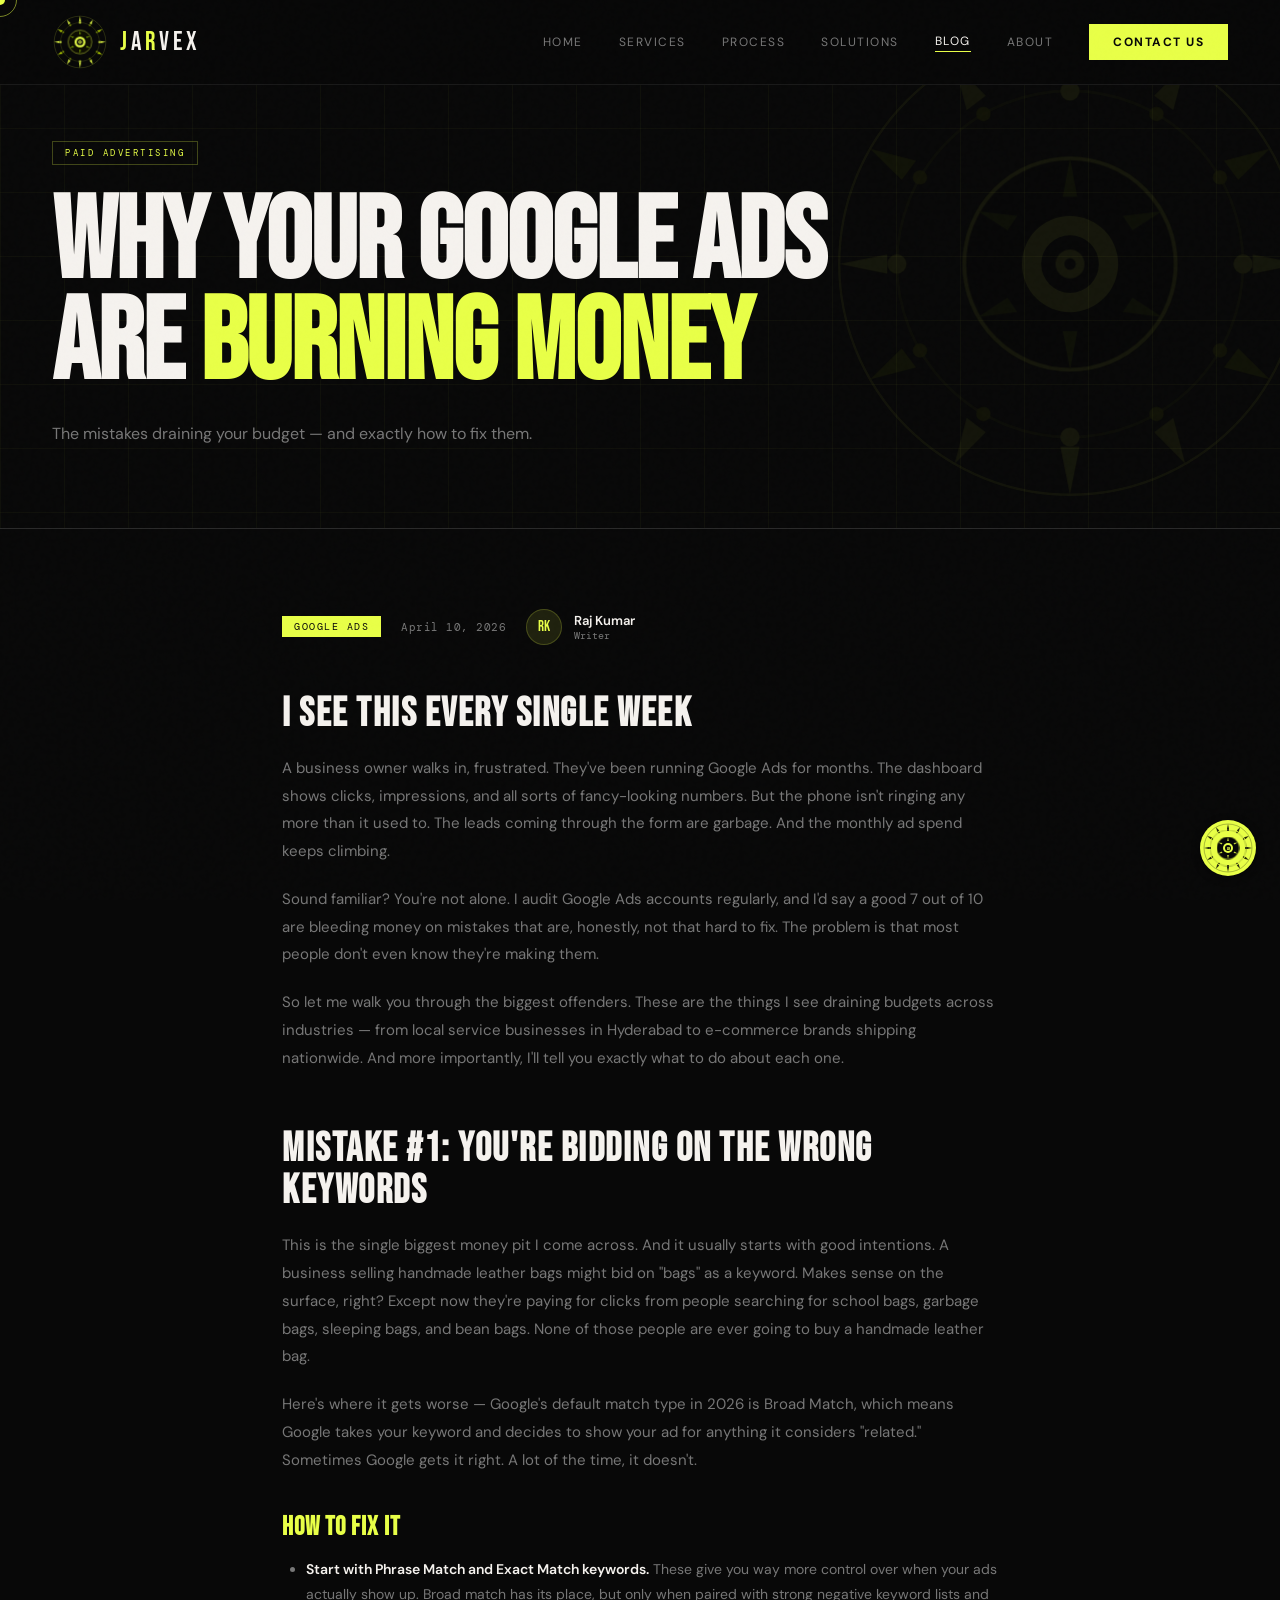
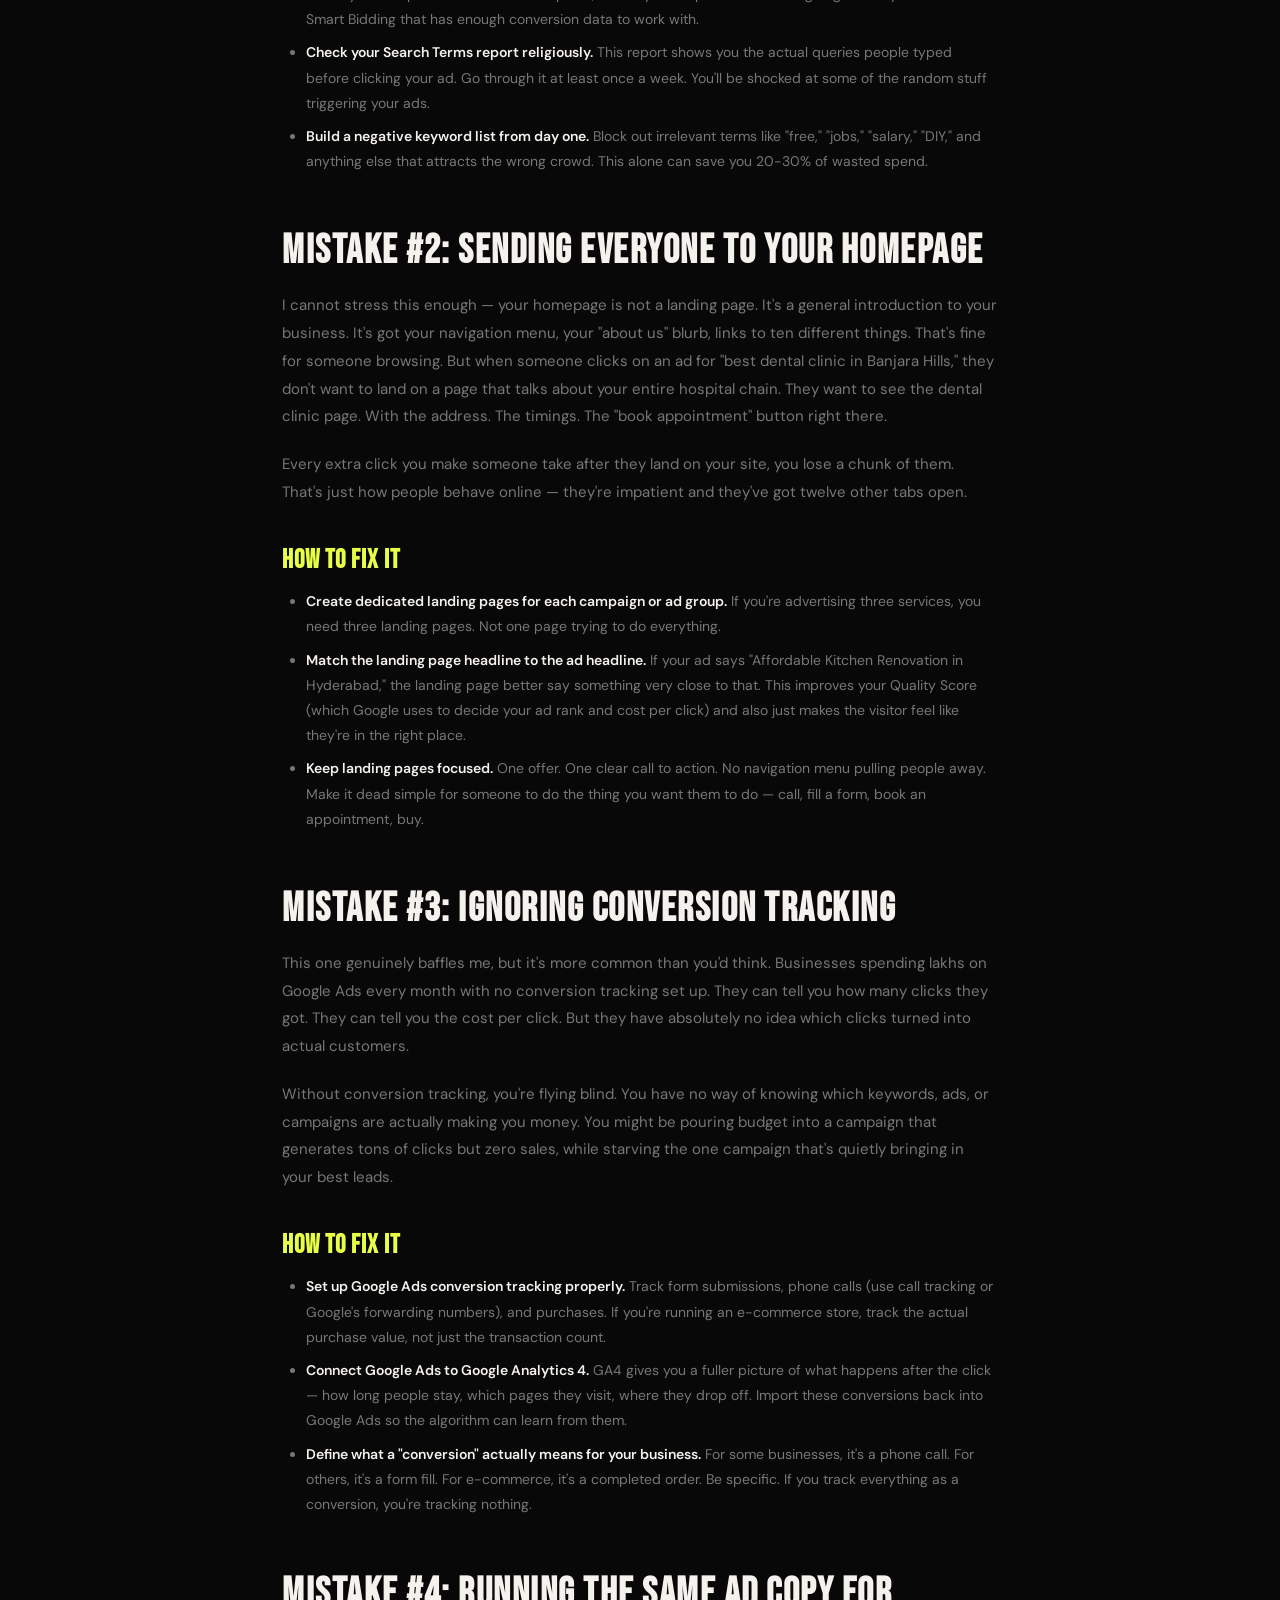
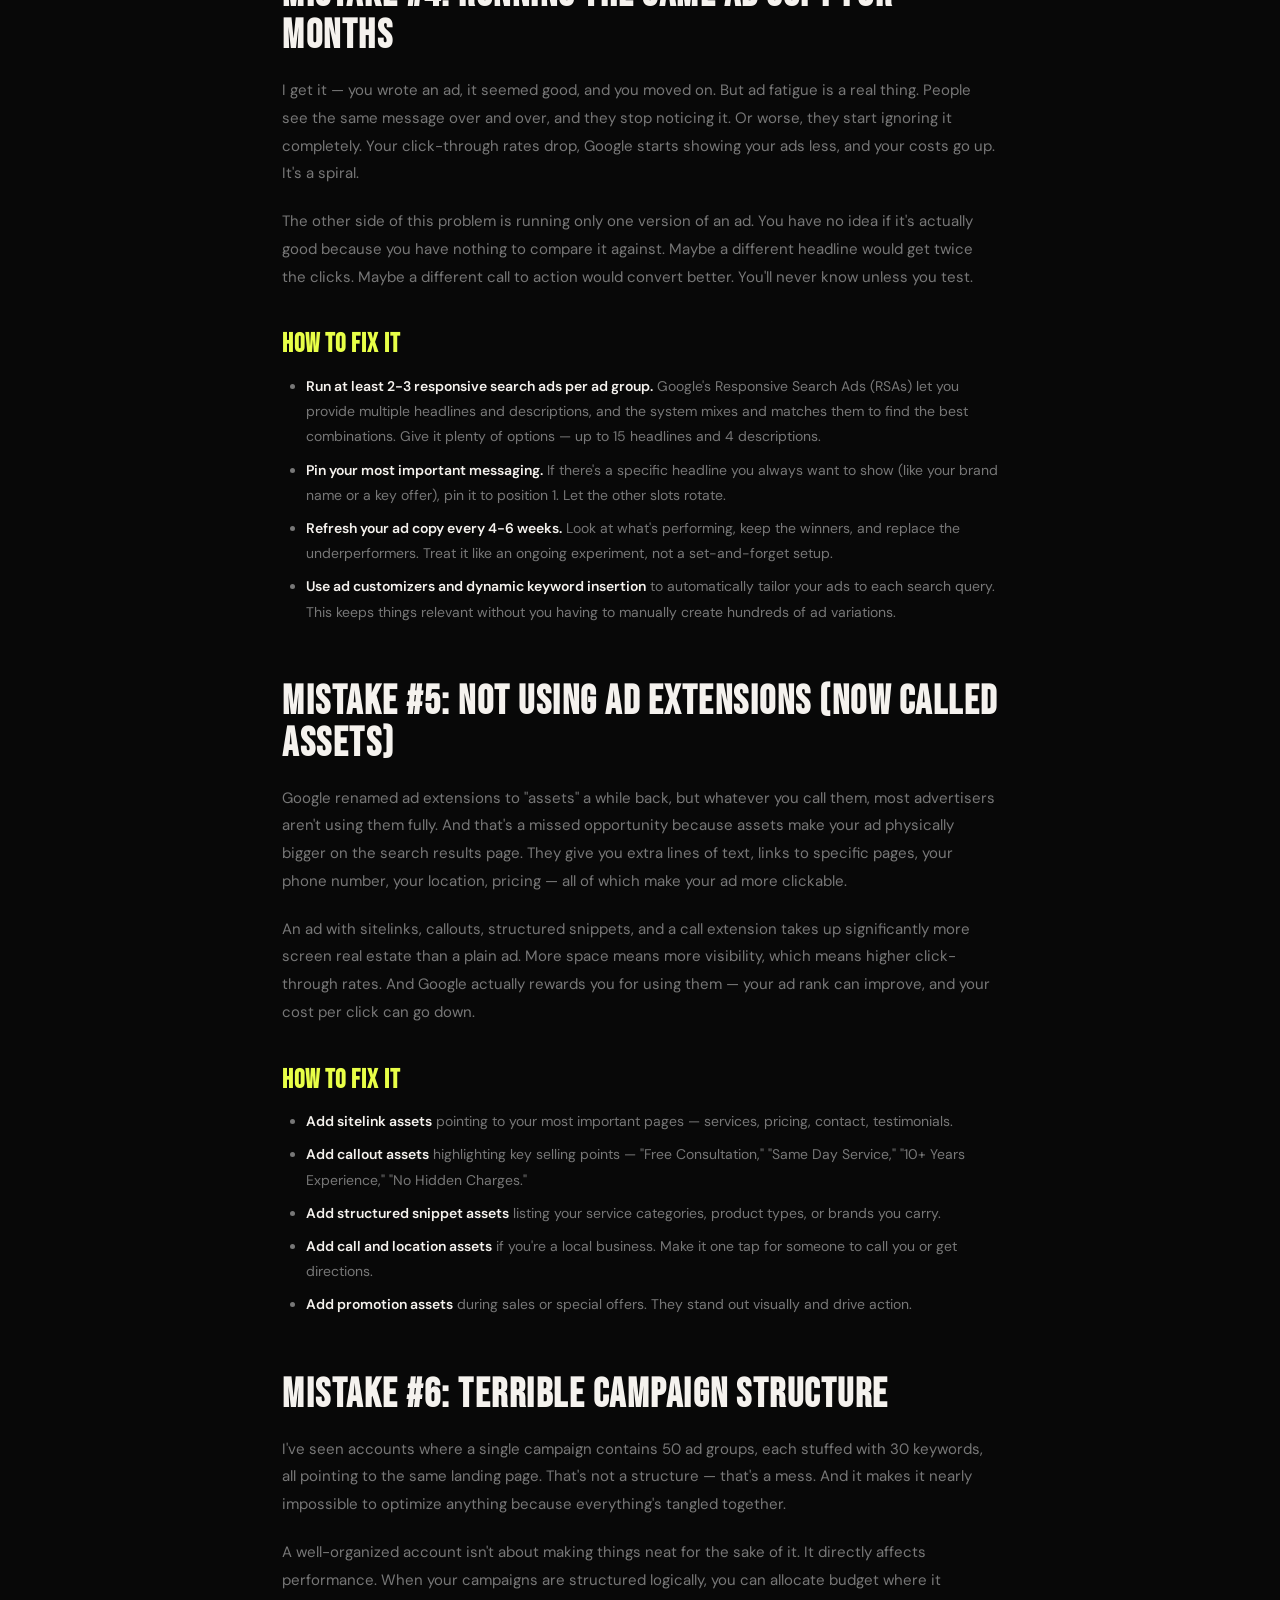
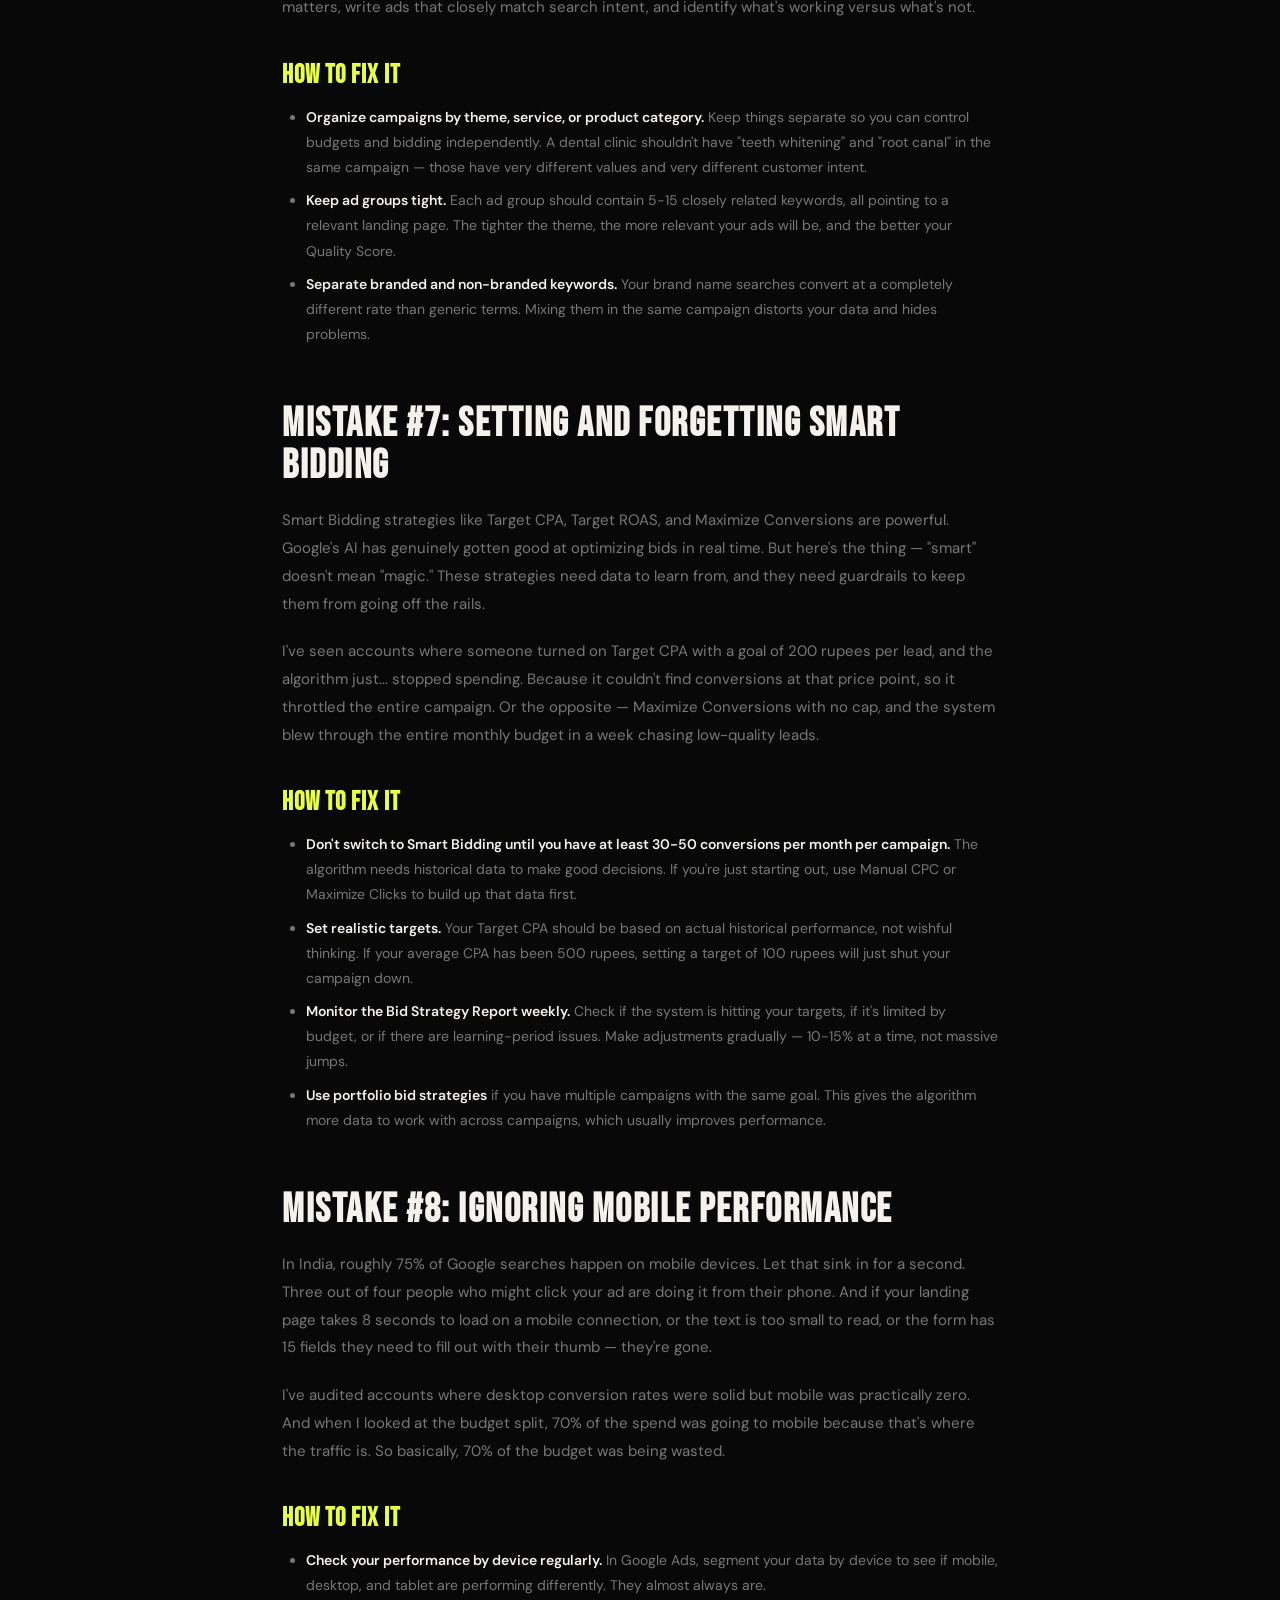
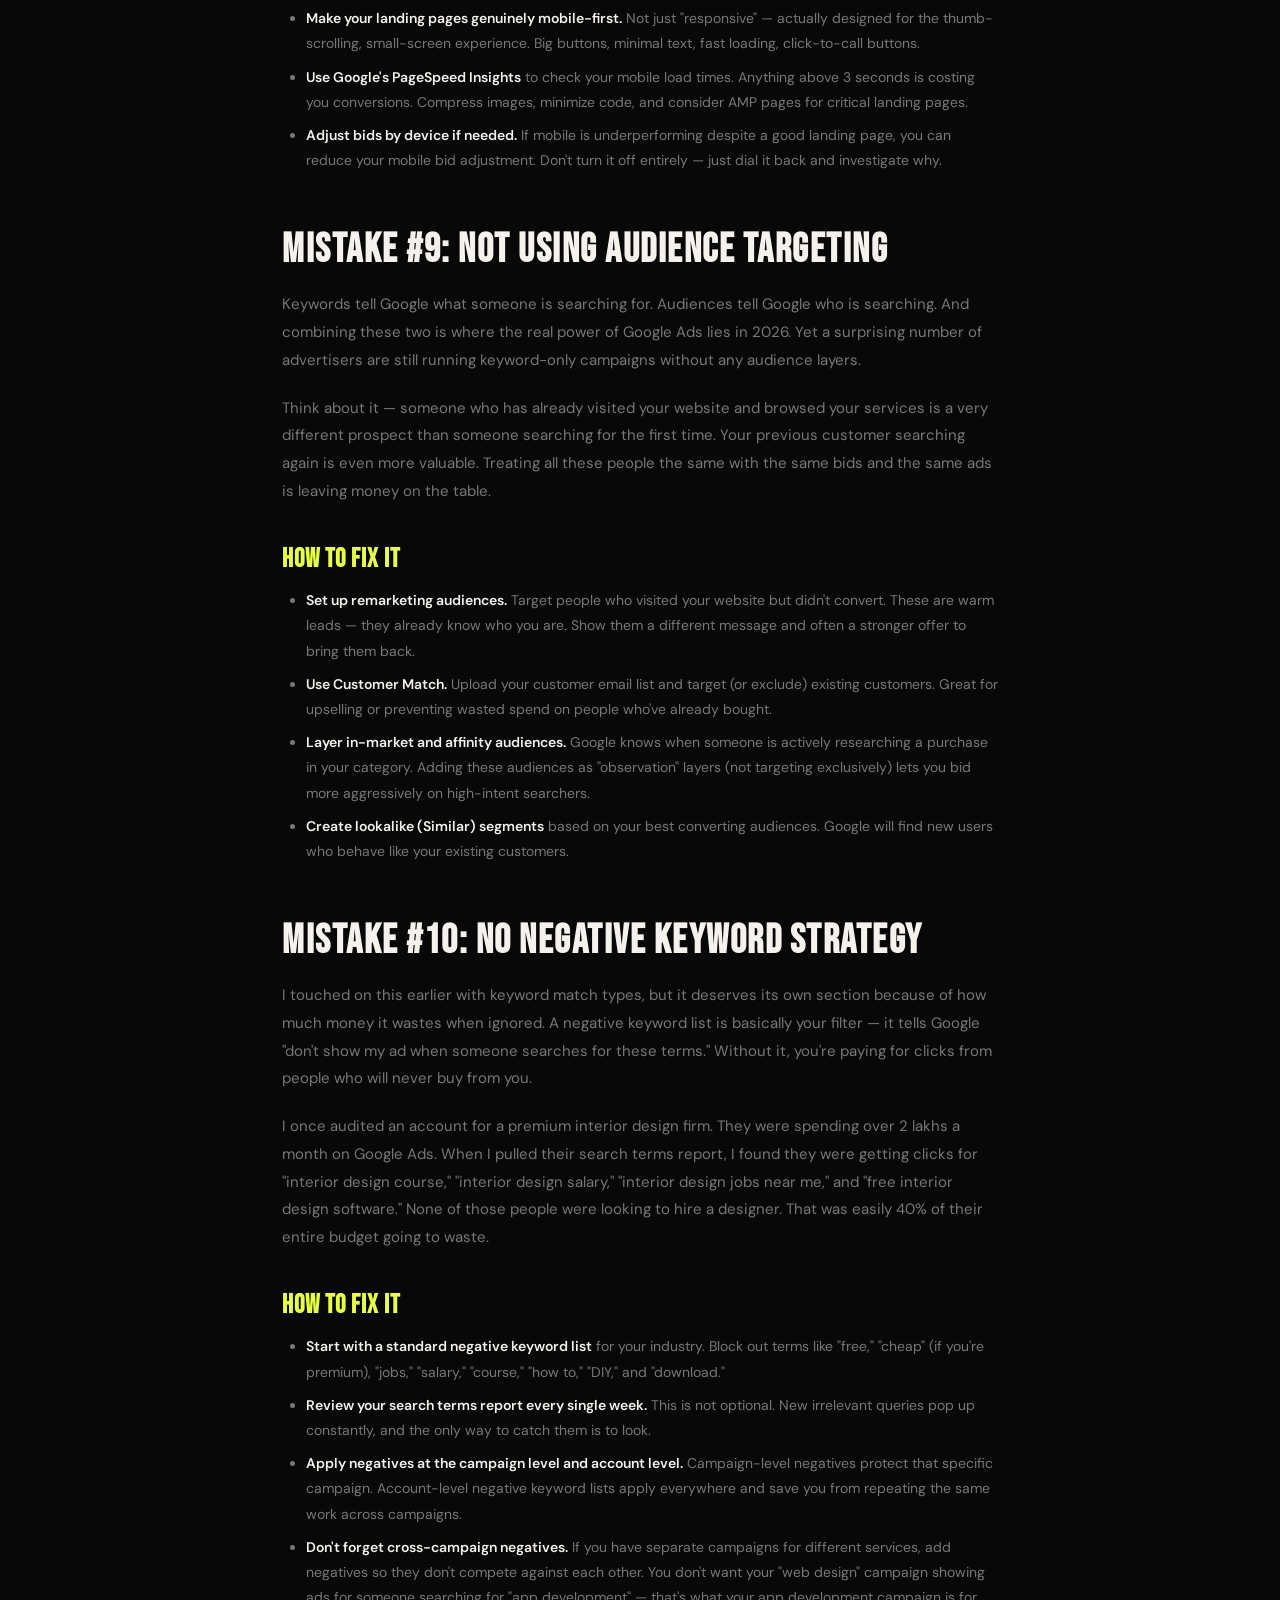
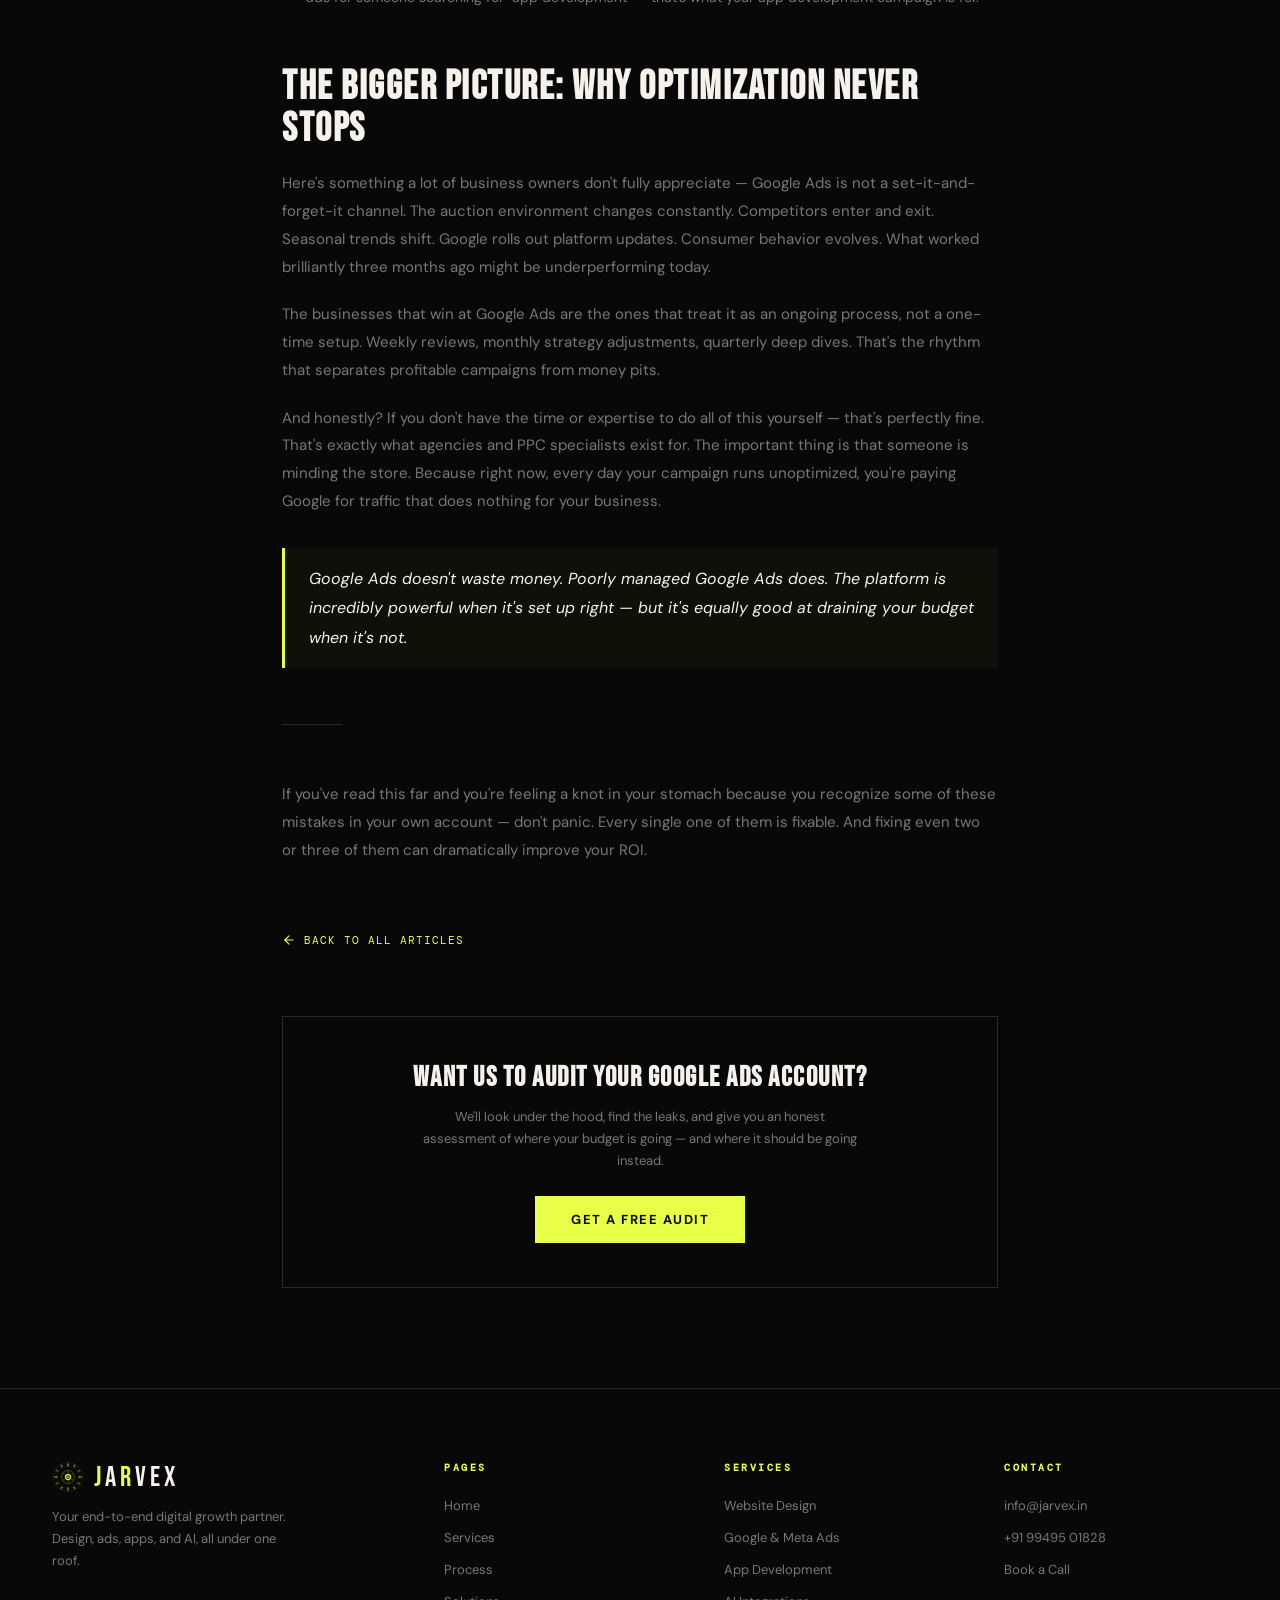
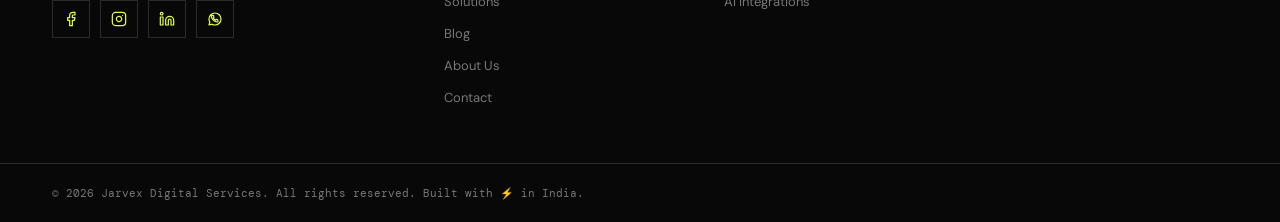
<file: blog-google-ads-mistakes.html>
<!DOCTYPE html>
<html lang="en">
<head>
<meta charset="UTF-8"><meta name="viewport" content="width=device-width, initial-scale=1.0">
<link rel="icon" type="image/png" sizes="512x512" href="/favicon.png">
<link rel="icon" type="image/svg+xml" href="/favicon.svg">
<link rel="apple-touch-icon" sizes="180x180" href="/favicon.png">
<link rel="manifest" href="/site.webmanifest">
<meta name="theme-color" content="#0d0d0d">
<title>Why Your Google Ads Are Burning Money (And How to Fix It) | Jarvex Blog</title>
<meta name="description" content="Common Google Ads mistakes that waste budget and the practical fixes that actually work — from someone who audits these accounts every week.">
<meta name="keywords" content="Google Ads mistakes 2026, PPC waste India, Google Ads budget optimization, fix Google Ads campaign, Google Ads India tips, paid search optimization, ad spend waste, Google Ads tips 2026, common Google Ads errors, Google Ads audit India, how to improve Google Ads ROI, Google Ads negative keywords, quality score improvement, Google Ads Hyderabad expert">
<meta name="author" content="Raj Kumar">
<meta name="robots" content="index, follow">
<link rel="canonical" href="https://jarvex.in/blog-google-ads-mistakes">
<meta property="og:type" content="article">
<meta property="og:url" content="https://jarvex.in/blog-google-ads-mistakes">
<meta property="og:title" content="Why Your Google Ads Are Burning Money (And How to Fix It)">
<meta property="og:description" content="Common Google Ads mistakes that waste budget and the practical fixes that actually work.">
<meta property="og:image" content="https://jarvex.in/favicon.svg">
<meta property="og:site_name" content="Jarvex">
<meta property="og:locale" content="en_IN">
<meta property="og:image:width" content="512">
<meta property="og:image:height" content="512">
<meta property="og:image:alt" content="Jarvex Digital Agency Logo">
<meta property="article:published_time" content="2026-04-10">
<meta property="article:author" content="Raj Kumar">
<meta property="article:section" content="Paid Advertising">
<meta name="twitter:card" content="summary_large_image">
<meta name="twitter:title" content="Why Your Google Ads Are Burning Money (And How to Fix It)">
<meta name="twitter:description" content="Common Google Ads mistakes that waste budget and the practical fixes that actually work.">
<meta name="twitter:image" content="https://jarvex.in/favicon.svg">
<meta name="twitter:image:alt" content="Jarvex Digital Agency Logo">
<meta name="geo.region" content="IN-TG">
<meta name="geo.placename" content="Hyderabad">
<meta name="geo.position" content="17.385044;78.486671">
<meta name="ICBM" content="17.385044, 78.486671">
<meta name="distribution" content="global">
<meta name="revisit-after" content="7 days">
<meta name="rating" content="general">
<meta name="format-detection" content="telephone=no">
<meta name="mobile-web-app-capable" content="yes">
<meta name="apple-mobile-web-app-capable" content="yes">
<meta name="apple-mobile-web-app-status-bar-style" content="black-translucent">
<meta name="ai-content-declaration" content="none">
<script type="application/ld+json">
{
  "@context": "https://schema.org",
  "@type": "BlogPosting",
  "headline": "Why Your Google Ads Are Burning Money (And How to Fix It)",
  "datePublished": "2026-04-10",
  "dateModified": "2026-04-10",
  "author": {"@type": "Person", "name": "Raj Kumar"},
  "publisher": {"@type": "Organization", "name": "Jarvex", "logo": {"@type": "ImageObject", "url": "https://jarvex.in/favicon.png"}},
  "description": "Common Google Ads mistakes that waste budget and the practical fixes that actually work — from someone who audits these accounts every week.",
  "mainEntityOfPage": {"@type": "WebPage", "@id": "https://jarvex.in/blog-google-ads-mistakes"},
  "articleSection": "Paid Advertising",
  "wordCount": 3200,
  "image": "https://jarvex.in/favicon.png",
  "inLanguage": "en-IN",
  "keywords": "Google Ads mistakes 2026, PPC waste India, Google Ads budget optimization, fix Google Ads campaign, Google Ads India tips, paid search optimization, Google Ads audit India",
  "speakable": {
    "@type": "SpeakableSpecification",
    "cssSelector": [".post-body h2", ".post-body p"]
  }
}
</script>
<script type="application/ld+json">
{
  "@context": "https://schema.org",
  "@type": "BreadcrumbList",
  "itemListElement": [
    {"@type": "ListItem", "position": 1, "name": "Home", "item": "https://jarvex.in/"},
    {"@type": "ListItem", "position": 2, "name": "Blog", "item": "https://jarvex.in/blogs"},
    {"@type": "ListItem", "position": 3, "name": "Google Ads Mistakes", "item": "https://jarvex.in/blog-google-ads-mistakes"}
  ]
}
</script>
<link rel="dns-prefetch" href="//fonts.googleapis.com">
<link rel="dns-prefetch" href="//fonts.gstatic.com">
<link rel="dns-prefetch" href="//www.googletagmanager.com">
<link rel="dns-prefetch" href="//www.google-analytics.com">
<link rel="preconnect" href="https://fonts.googleapis.com">
<link rel="preconnect" href="https://fonts.gstatic.com" crossorigin>
<link rel="stylesheet" href="https://fonts.googleapis.com/css2?family=Bebas+Neue&family=DM+Sans:ital,wght@0,300;0,400;0,500;0,600;1,400&family=DM+Mono:wght@400;500&display=swap" media="print" onload="this.media='all'">
<noscript><link rel="stylesheet" href="https://fonts.googleapis.com/css2?family=Bebas+Neue&family=DM+Sans:ital,wght@0,300;0,400;0,500;0,600;1,400&family=DM+Mono:wght@400;500&display=swap"></noscript>
<link rel="stylesheet" href="style.css">
<script>(function(){var t=Date.now()/1000;document.head.appendChild(Object.assign(document.createElement('style'),{textContent:'.kc-outer{animation-delay:-'+t%18+'s}.kc-middle{animation-delay:-'+t%12+'s}.kc-inner{animation-delay:-'+t%7+'s}.kc-center-dot{animation-delay:-'+t%3+'s}'}))})()</script>
<style>
.post-wrap{padding:80px 52px 100px;max-width:820px;margin:0 auto}
.post-meta{display:flex;align-items:center;gap:20px;margin-bottom:48px;flex-wrap:wrap}
.post-tag{font-family:'DM Mono',monospace;font-size:10px;letter-spacing:1.5px;text-transform:uppercase;color:var(--black);background:var(--accent);padding:4px 12px}
.post-date{font-family:'DM Mono',monospace;font-size:11px;color:var(--text-dim);letter-spacing:.5px}
.post-author-row{display:flex;align-items:center;gap:12px}
.post-avatar{width:36px;height:36px;background:rgba(232,255,71,.1);border:1px solid rgba(232,255,71,.2);border-radius:50%;display:flex;align-items:center;justify-content:center;font-family:'Bebas Neue',sans-serif;font-size:15px;color:var(--accent);flex-shrink:0}
.post-author-name{font-size:13px;font-weight:600}
.post-author-role{font-size:10px;color:var(--text-dim);font-family:'DM Mono',monospace}
.post-body h2{font-family:'Bebas Neue',sans-serif;font-size:clamp(28px,3.5vw,40px);letter-spacing:1.5px;line-height:1.05;margin:56px 0 20px;color:var(--white)}
.post-body h2:first-child{margin-top:0}
.post-body h3{font-family:'Bebas Neue',sans-serif;font-size:clamp(20px,2.5vw,26px);letter-spacing:1px;line-height:1.1;margin:40px 0 14px;color:var(--accent)}
.post-body p{font-size:15px;color:var(--text-dim);line-height:1.85;margin-bottom:20px}
.post-body ul,.post-body ol{margin:0 0 24px 24px;color:var(--text-dim)}
.post-body li{font-size:14px;line-height:1.8;margin-bottom:8px}
.post-body strong{color:var(--white);font-weight:600}
.post-body blockquote{border-left:3px solid var(--accent);padding:16px 24px;margin:32px 0;background:rgba(232,255,71,.03)}
.post-body blockquote p{color:var(--white);font-size:16px;font-style:italic;margin-bottom:0}
.post-divider{width:60px;height:1px;background:var(--subtle);margin:56px 0}
.post-back{display:inline-flex;align-items:center;gap:8px;font-family:'DM Mono',monospace;font-size:11px;letter-spacing:1px;text-transform:uppercase;color:var(--accent);text-decoration:none;margin-top:48px;transition:gap .3s}
.post-back:hover{gap:14px}
.post-cta-box{border:1px solid var(--subtle);padding:44px;text-align:center;margin-top:64px}
.post-cta-box h4{font-family:'Bebas Neue',sans-serif;font-size:28px;letter-spacing:1.5px;margin-bottom:12px}
.post-cta-box p{font-size:13px;color:var(--text-dim);line-height:1.7;margin-bottom:24px;max-width:440px;margin-left:auto;margin-right:auto}
@media(max-width:767px){
  .post-wrap{padding:48px 20px 72px}
  .post-meta{gap:14px;margin-bottom:32px}
  .post-body h2{font-size:clamp(24px,5vw,32px);margin:40px 0 16px}
  .post-body h3{font-size:clamp(18px,4vw,22px);margin:32px 0 12px}
  .post-body p{font-size:14px}
  .post-body li{font-size:13px}
  .post-cta-box{padding:32px 20px;margin-top:48px}
  .post-cta-box h4{font-size:24px}
}
@media(max-width:479px){
  .post-wrap{padding:40px 16px 60px}
  .post-meta{gap:10px;margin-bottom:28px}
  .post-body h2{margin:32px 0 14px}
  .post-cta-box{padding:24px 16px;margin-top:40px}
}
@media(min-width:768px) and (max-width:1023px){
  .post-wrap{padding:60px 32px 80px}
}
</style>
<link rel="stylesheet" href="chatbot-styles.css" media="print" onload="this.media='all'">
<noscript><link rel="stylesheet" href="chatbot-styles.css"></noscript>
</head>
<body class="subpage">
<div id="progressBar"></div><div class="cursor" id="cursor"></div><div class="cursor-ring" id="cursorRing"></div>
<nav>
  <a href="/" class="logo-wrap"><svg class="kc-mark" width="44" height="44" viewBox="-52 -52 104 104"><circle r="48" fill="none" stroke="#e8ff47" stroke-width="0.5" opacity="0.55"/><g class="kc-outer"><polygon points="0,-48 2,-38 -2,-38" fill="#e8ff47" opacity="0.95"/><polygon points="24,-41.6 21.5,-32 17.5,-35" fill="#e8ff47" opacity="0.85"/><polygon points="41.6,-24 35,-17.5 32,-21.5" fill="#c8e800" opacity="0.78"/><polygon points="48,0 38,2 38,-2" fill="#e8ff47" opacity="0.95"/><polygon points="41.6,24 32,21.5 35,17.5" fill="#c8e800" opacity="0.78"/><polygon points="24,41.6 17.5,35 21.5,32" fill="#e8ff47" opacity="0.85"/><polygon points="0,48 -2,38 2,38" fill="#e8ff47" opacity="0.95"/><polygon points="-24,41.6 -21.5,32 -17.5,35" fill="#e8ff47" opacity="0.85"/><polygon points="-41.6,24 -35,17.5 -32,21.5" fill="#c8e800" opacity="0.78"/><polygon points="-48,0 -38,-2 -38,2" fill="#e8ff47" opacity="0.95"/><polygon points="-41.6,-24 -32,-21.5 -35,-17.5" fill="#c8e800" opacity="0.78"/><polygon points="-24,-41.6 -17.5,-35 -21.5,-32" fill="#e8ff47" opacity="0.85"/></g><circle r="36" fill="none" stroke="#e8ff47" stroke-width="0.6" opacity="0.4"/><g class="kc-middle"><circle cx="0" cy="-36" r="2" fill="#e8ff47"/><circle cx="18" cy="-31.2" r="1.5" fill="#c8e800" opacity="0.8"/><circle cx="31.2" cy="-18" r="1.5" fill="#c8e800" opacity="0.8"/><circle cx="36" cy="0" r="2" fill="#e8ff47"/><circle cx="31.2" cy="18" r="1.5" fill="#c8e800" opacity="0.8"/><circle cx="18" cy="31.2" r="1.5" fill="#c8e800" opacity="0.8"/><circle cx="0" cy="36" r="2" fill="#e8ff47"/><circle cx="-18" cy="31.2" r="1.5" fill="#c8e800" opacity="0.8"/><circle cx="-31.2" cy="18" r="1.5" fill="#c8e800" opacity="0.8"/><circle cx="-36" cy="0" r="2" fill="#e8ff47"/><circle cx="-31.2" cy="-18" r="1.5" fill="#c8e800" opacity="0.8"/><circle cx="-18" cy="-31.2" r="1.5" fill="#c8e800" opacity="0.8"/></g><circle r="22" fill="#0d0d00" stroke="#e8ff47" stroke-width="0.8"/><g class="kc-inner"><polygon points="0,-22 1.5,-14 -1.5,-14" fill="#7fa800" opacity="0.9"/><polygon points="19.1,-11 13,-7 11,-10" fill="#7fa800" opacity="0.8"/><polygon points="19.1,11 11,10 13,7" fill="#7fa800" opacity="0.8"/><polygon points="0,22 -1.5,14 1.5,14" fill="#7fa800" opacity="0.9"/><polygon points="-19.1,11 -13,7 -11,10" fill="#7fa800" opacity="0.8"/><polygon points="-19.1,-11 -11,-10 -13,-7" fill="#7fa800" opacity="0.8"/></g><circle r="10" fill="#e8ff47"/><circle r="6" fill="#080808"/><circle r="3" fill="#e8ff47" class="kc-center-dot"/><circle r="1.2" fill="#080808"/></svg><div class="logo-text"><span>J</span>A<span>R</span>VEX</div></a>
  <div class="nav-links" id="navLinks"><a href="/" class="nav-link">Home</a><a href="/services" class="nav-link">Services</a><a href="/process" class="nav-link">Process</a><a href="/pricing" class="nav-link">Solutions</a><a href="/blogs" class="nav-link active">Blog</a><a href="/about" class="nav-link">About</a><a href="/contact" class="nav-cta">Contact Us</a></div>
  <button class="nav-toggle" id="navToggle" onclick="toggleMenu()" aria-label="Toggle navigation menu"><span id="t1"></span><span id="t2"></span><span id="t3"></span></button>
</nav>

<div class="page-header">
  <div class="page-header-grid"></div>
  <svg class="page-header-kc" width="500" height="500" viewBox="-52 -52 104 104"><circle r="48" fill="none" stroke="#e8ff47" stroke-width="0.5" opacity="0.8"/><g class="kc-outer"><polygon points="0,-48 2,-38 -2,-38" fill="#e8ff47" opacity="0.95"/><polygon points="24,-41.6 21.5,-32 17.5,-35" fill="#e8ff47" opacity="0.85"/><polygon points="41.6,-24 35,-17.5 32,-21.5" fill="#c8e800" opacity="0.78"/><polygon points="48,0 38,2 38,-2" fill="#e8ff47" opacity="0.95"/><polygon points="41.6,24 32,21.5 35,17.5" fill="#c8e800" opacity="0.78"/><polygon points="24,41.6 17.5,35 21.5,32" fill="#e8ff47" opacity="0.85"/><polygon points="0,48 -2,38 2,38" fill="#e8ff47" opacity="0.95"/><polygon points="-24,41.6 -21.5,32 -17.5,35" fill="#e8ff47" opacity="0.85"/><polygon points="-41.6,24 -35,17.5 -32,21.5" fill="#c8e800" opacity="0.78"/><polygon points="-48,0 -38,-2 -38,2" fill="#e8ff47" opacity="0.95"/><polygon points="-41.6,-24 -32,-21.5 -35,-17.5" fill="#c8e800" opacity="0.78"/><polygon points="-24,-41.6 -17.5,-35 -21.5,-32" fill="#e8ff47" opacity="0.85"/></g><circle r="36" fill="none" stroke="#e8ff47" stroke-width="0.6" opacity="0.4"/><g class="kc-middle"><circle cx="0" cy="-36" r="2" fill="#e8ff47"/><circle cx="18" cy="-31.2" r="1.5" fill="#c8e800" opacity="0.8"/><circle cx="31.2" cy="-18" r="1.5" fill="#c8e800" opacity="0.8"/><circle cx="36" cy="0" r="2" fill="#e8ff47"/><circle cx="31.2" cy="18" r="1.5" fill="#c8e800" opacity="0.8"/><circle cx="18" cy="31.2" r="1.5" fill="#c8e800" opacity="0.8"/><circle cx="0" cy="36" r="2" fill="#e8ff47"/><circle cx="-18" cy="31.2" r="1.5" fill="#c8e800" opacity="0.8"/><circle cx="-31.2" cy="18" r="1.5" fill="#c8e800" opacity="0.8"/><circle cx="-36" cy="0" r="2" fill="#e8ff47"/><circle cx="-31.2" cy="-18" r="1.5" fill="#c8e800" opacity="0.8"/><circle cx="-18" cy="-31.2" r="1.5" fill="#c8e800" opacity="0.8"/></g><circle r="22" fill="#0d0d00" stroke="#e8ff47" stroke-width="0.8"/><g class="kc-inner"><polygon points="0,-22 1.5,-14 -1.5,-14" fill="#7fa800" opacity="0.9"/><polygon points="19.1,-11 13,-7 11,-10" fill="#7fa800" opacity="0.8"/><polygon points="19.1,11 11,10 13,7" fill="#7fa800" opacity="0.8"/><polygon points="0,22 -1.5,14 1.5,14" fill="#7fa800" opacity="0.9"/><polygon points="-19.1,11 -13,7 -11,10" fill="#7fa800" opacity="0.8"/><polygon points="-19.1,-11 -11,-10 -13,-7" fill="#7fa800" opacity="0.8"/></g><circle r="10" fill="#e8ff47"/><circle r="6" fill="#080808"/><circle r="3" fill="#e8ff47" class="kc-center-dot"/><circle r="1.2" fill="#080808"/></svg>
  <div class="page-badge">Paid Advertising</div>
  <h1 class="page-title">Why Your Google Ads<br>Are <span class="hl">Burning Money</span></h1>
  <p class="page-sub">The mistakes draining your budget — and exactly how to fix them.</p>
</div>

<div class="post-wrap">
  <div class="post-meta">
    <span class="post-tag">Google Ads</span>
    <span class="post-date">April 10, 2026</span>
    <div class="post-author-row">
      <div class="post-avatar">RK</div>
      <div><div class="post-author-name">Raj Kumar</div><div class="post-author-role">Writer</div></div>
    </div>
  </div>

  <div class="post-body">

    <h2>I See This Every Single Week</h2>
    <p>A business owner walks in, frustrated. They've been running Google Ads for months. The dashboard shows clicks, impressions, and all sorts of fancy-looking numbers. But the phone isn't ringing any more than it used to. The leads coming through the form are garbage. And the monthly ad spend keeps climbing.</p>
    <p>Sound familiar? You're not alone. I audit Google Ads accounts regularly, and I'd say a good 7 out of 10 are bleeding money on mistakes that are, honestly, not that hard to fix. The problem is that most people don't even know they're making them.</p>
    <p>So let me walk you through the biggest offenders. These are the things I see draining budgets across industries — from local service businesses in Hyderabad to e-commerce brands shipping nationwide. And more importantly, I'll tell you exactly what to do about each one.</p>

    <h2>Mistake #1: You're Bidding on the Wrong Keywords</h2>
    <p>This is the single biggest money pit I come across. And it usually starts with good intentions. A business selling handmade leather bags might bid on "bags" as a keyword. Makes sense on the surface, right? Except now they're paying for clicks from people searching for school bags, garbage bags, sleeping bags, and bean bags. None of those people are ever going to buy a handmade leather bag.</p>
    <p>Here's where it gets worse — Google's default match type in 2026 is Broad Match, which means Google takes your keyword and decides to show your ad for anything it considers "related." Sometimes Google gets it right. A lot of the time, it doesn't.</p>

    <h3>How to Fix It</h3>
    <ul>
      <li><strong>Start with Phrase Match and Exact Match keywords.</strong> These give you way more control over when your ads actually show up. Broad match has its place, but only when paired with strong negative keyword lists and Smart Bidding that has enough conversion data to work with.</li>
      <li><strong>Check your Search Terms report religiously.</strong> This report shows you the actual queries people typed before clicking your ad. Go through it at least once a week. You'll be shocked at some of the random stuff triggering your ads.</li>
      <li><strong>Build a negative keyword list from day one.</strong> Block out irrelevant terms like "free," "jobs," "salary," "DIY," and anything else that attracts the wrong crowd. This alone can save you 20-30% of wasted spend.</li>
    </ul>

    <h2>Mistake #2: Sending Everyone to Your Homepage</h2>
    <p>I cannot stress this enough — your homepage is not a landing page. It's a general introduction to your business. It's got your navigation menu, your "about us" blurb, links to ten different things. That's fine for someone browsing. But when someone clicks on an ad for "best dental clinic in Banjara Hills," they don't want to land on a page that talks about your entire hospital chain. They want to see the dental clinic page. With the address. The timings. The "book appointment" button right there.</p>
    <p>Every extra click you make someone take after they land on your site, you lose a chunk of them. That's just how people behave online — they're impatient and they've got twelve other tabs open.</p>

    <h3>How to Fix It</h3>
    <ul>
      <li><strong>Create dedicated landing pages for each campaign or ad group.</strong> If you're advertising three services, you need three landing pages. Not one page trying to do everything.</li>
      <li><strong>Match the landing page headline to the ad headline.</strong> If your ad says "Affordable Kitchen Renovation in Hyderabad," the landing page better say something very close to that. This improves your Quality Score (which Google uses to decide your ad rank and cost per click) and also just makes the visitor feel like they're in the right place.</li>
      <li><strong>Keep landing pages focused.</strong> One offer. One clear call to action. No navigation menu pulling people away. Make it dead simple for someone to do the thing you want them to do — call, fill a form, book an appointment, buy.</li>
    </ul>

    <h2>Mistake #3: Ignoring Conversion Tracking</h2>
    <p>This one genuinely baffles me, but it's more common than you'd think. Businesses spending lakhs on Google Ads every month with no conversion tracking set up. They can tell you how many clicks they got. They can tell you the cost per click. But they have absolutely no idea which clicks turned into actual customers.</p>
    <p>Without conversion tracking, you're flying blind. You have no way of knowing which keywords, ads, or campaigns are actually making you money. You might be pouring budget into a campaign that generates tons of clicks but zero sales, while starving the one campaign that's quietly bringing in your best leads.</p>

    <h3>How to Fix It</h3>
    <ul>
      <li><strong>Set up Google Ads conversion tracking properly.</strong> Track form submissions, phone calls (use call tracking or Google's forwarding numbers), and purchases. If you're running an e-commerce store, track the actual purchase value, not just the transaction count.</li>
      <li><strong>Connect Google Ads to Google Analytics 4.</strong> GA4 gives you a fuller picture of what happens after the click — how long people stay, which pages they visit, where they drop off. Import these conversions back into Google Ads so the algorithm can learn from them.</li>
      <li><strong>Define what a "conversion" actually means for your business.</strong> For some businesses, it's a phone call. For others, it's a form fill. For e-commerce, it's a completed order. Be specific. If you track everything as a conversion, you're tracking nothing.</li>
    </ul>

    <h2>Mistake #4: Running the Same Ad Copy for Months</h2>
    <p>I get it — you wrote an ad, it seemed good, and you moved on. But ad fatigue is a real thing. People see the same message over and over, and they stop noticing it. Or worse, they start ignoring it completely. Your click-through rates drop, Google starts showing your ads less, and your costs go up. It's a spiral.</p>
    <p>The other side of this problem is running only one version of an ad. You have no idea if it's actually good because you have nothing to compare it against. Maybe a different headline would get twice the clicks. Maybe a different call to action would convert better. You'll never know unless you test.</p>

    <h3>How to Fix It</h3>
    <ul>
      <li><strong>Run at least 2-3 responsive search ads per ad group.</strong> Google's Responsive Search Ads (RSAs) let you provide multiple headlines and descriptions, and the system mixes and matches them to find the best combinations. Give it plenty of options — up to 15 headlines and 4 descriptions.</li>
      <li><strong>Pin your most important messaging.</strong> If there's a specific headline you always want to show (like your brand name or a key offer), pin it to position 1. Let the other slots rotate.</li>
      <li><strong>Refresh your ad copy every 4-6 weeks.</strong> Look at what's performing, keep the winners, and replace the underperformers. Treat it like an ongoing experiment, not a set-and-forget setup.</li>
      <li><strong>Use ad customizers and dynamic keyword insertion</strong> to automatically tailor your ads to each search query. This keeps things relevant without you having to manually create hundreds of ad variations.</li>
    </ul>

    <h2>Mistake #5: Not Using Ad Extensions (Now Called Assets)</h2>
    <p>Google renamed ad extensions to "assets" a while back, but whatever you call them, most advertisers aren't using them fully. And that's a missed opportunity because assets make your ad physically bigger on the search results page. They give you extra lines of text, links to specific pages, your phone number, your location, pricing — all of which make your ad more clickable.</p>
    <p>An ad with sitelinks, callouts, structured snippets, and a call extension takes up significantly more screen real estate than a plain ad. More space means more visibility, which means higher click-through rates. And Google actually rewards you for using them — your ad rank can improve, and your cost per click can go down.</p>

    <h3>How to Fix It</h3>
    <ul>
      <li><strong>Add sitelink assets</strong> pointing to your most important pages — services, pricing, contact, testimonials.</li>
      <li><strong>Add callout assets</strong> highlighting key selling points — "Free Consultation," "Same Day Service," "10+ Years Experience," "No Hidden Charges."</li>
      <li><strong>Add structured snippet assets</strong> listing your service categories, product types, or brands you carry.</li>
      <li><strong>Add call and location assets</strong> if you're a local business. Make it one tap for someone to call you or get directions.</li>
      <li><strong>Add promotion assets</strong> during sales or special offers. They stand out visually and drive action.</li>
    </ul>

    <h2>Mistake #6: Terrible Campaign Structure</h2>
    <p>I've seen accounts where a single campaign contains 50 ad groups, each stuffed with 30 keywords, all pointing to the same landing page. That's not a structure — that's a mess. And it makes it nearly impossible to optimize anything because everything's tangled together.</p>
    <p>A well-organized account isn't about making things neat for the sake of it. It directly affects performance. When your campaigns are structured logically, you can allocate budget where it matters, write ads that closely match search intent, and identify what's working versus what's not.</p>

    <h3>How to Fix It</h3>
    <ul>
      <li><strong>Organize campaigns by theme, service, or product category.</strong> Keep things separate so you can control budgets and bidding independently. A dental clinic shouldn't have "teeth whitening" and "root canal" in the same campaign — those have very different values and very different customer intent.</li>
      <li><strong>Keep ad groups tight.</strong> Each ad group should contain 5-15 closely related keywords, all pointing to a relevant landing page. The tighter the theme, the more relevant your ads will be, and the better your Quality Score.</li>
      <li><strong>Separate branded and non-branded keywords.</strong> Your brand name searches convert at a completely different rate than generic terms. Mixing them in the same campaign distorts your data and hides problems.</li>
    </ul>

    <h2>Mistake #7: Setting and Forgetting Smart Bidding</h2>
    <p>Smart Bidding strategies like Target CPA, Target ROAS, and Maximize Conversions are powerful. Google's AI has genuinely gotten good at optimizing bids in real time. But here's the thing — "smart" doesn't mean "magic." These strategies need data to learn from, and they need guardrails to keep them from going off the rails.</p>
    <p>I've seen accounts where someone turned on Target CPA with a goal of 200 rupees per lead, and the algorithm just... stopped spending. Because it couldn't find conversions at that price point, so it throttled the entire campaign. Or the opposite — Maximize Conversions with no cap, and the system blew through the entire monthly budget in a week chasing low-quality leads.</p>

    <h3>How to Fix It</h3>
    <ul>
      <li><strong>Don't switch to Smart Bidding until you have at least 30-50 conversions per month per campaign.</strong> The algorithm needs historical data to make good decisions. If you're just starting out, use Manual CPC or Maximize Clicks to build up that data first.</li>
      <li><strong>Set realistic targets.</strong> Your Target CPA should be based on actual historical performance, not wishful thinking. If your average CPA has been 500 rupees, setting a target of 100 rupees will just shut your campaign down.</li>
      <li><strong>Monitor the Bid Strategy Report weekly.</strong> Check if the system is hitting your targets, if it's limited by budget, or if there are learning-period issues. Make adjustments gradually — 10-15% at a time, not massive jumps.</li>
      <li><strong>Use portfolio bid strategies</strong> if you have multiple campaigns with the same goal. This gives the algorithm more data to work with across campaigns, which usually improves performance.</li>
    </ul>

    <h2>Mistake #8: Ignoring Mobile Performance</h2>
    <p>In India, roughly 75% of Google searches happen on mobile devices. Let that sink in for a second. Three out of four people who might click your ad are doing it from their phone. And if your landing page takes 8 seconds to load on a mobile connection, or the text is too small to read, or the form has 15 fields they need to fill out with their thumb — they're gone.</p>
    <p>I've audited accounts where desktop conversion rates were solid but mobile was practically zero. And when I looked at the budget split, 70% of the spend was going to mobile because that's where the traffic is. So basically, 70% of the budget was being wasted.</p>

    <h3>How to Fix It</h3>
    <ul>
      <li><strong>Check your performance by device regularly.</strong> In Google Ads, segment your data by device to see if mobile, desktop, and tablet are performing differently. They almost always are.</li>
      <li><strong>Make your landing pages genuinely mobile-first.</strong> Not just "responsive" — actually designed for the thumb-scrolling, small-screen experience. Big buttons, minimal text, fast loading, click-to-call buttons.</li>
      <li><strong>Use Google's PageSpeed Insights</strong> to check your mobile load times. Anything above 3 seconds is costing you conversions. Compress images, minimize code, and consider AMP pages for critical landing pages.</li>
      <li><strong>Adjust bids by device if needed.</strong> If mobile is underperforming despite a good landing page, you can reduce your mobile bid adjustment. Don't turn it off entirely — just dial it back and investigate why.</li>
    </ul>

    <h2>Mistake #9: Not Using Audience Targeting</h2>
    <p>Keywords tell Google what someone is searching for. Audiences tell Google who is searching. And combining these two is where the real power of Google Ads lies in 2026. Yet a surprising number of advertisers are still running keyword-only campaigns without any audience layers.</p>
    <p>Think about it — someone who has already visited your website and browsed your services is a very different prospect than someone searching for the first time. Your previous customer searching again is even more valuable. Treating all these people the same with the same bids and the same ads is leaving money on the table.</p>

    <h3>How to Fix It</h3>
    <ul>
      <li><strong>Set up remarketing audiences.</strong> Target people who visited your website but didn't convert. These are warm leads — they already know who you are. Show them a different message and often a stronger offer to bring them back.</li>
      <li><strong>Use Customer Match.</strong> Upload your customer email list and target (or exclude) existing customers. Great for upselling or preventing wasted spend on people who've already bought.</li>
      <li><strong>Layer in-market and affinity audiences.</strong> Google knows when someone is actively researching a purchase in your category. Adding these audiences as "observation" layers (not targeting exclusively) lets you bid more aggressively on high-intent searchers.</li>
      <li><strong>Create lookalike (Similar) segments</strong> based on your best converting audiences. Google will find new users who behave like your existing customers.</li>
    </ul>

    <h2>Mistake #10: No Negative Keyword Strategy</h2>
    <p>I touched on this earlier with keyword match types, but it deserves its own section because of how much money it wastes when ignored. A negative keyword list is basically your filter — it tells Google "don't show my ad when someone searches for these terms." Without it, you're paying for clicks from people who will never buy from you.</p>
    <p>I once audited an account for a premium interior design firm. They were spending over 2 lakhs a month on Google Ads. When I pulled their search terms report, I found they were getting clicks for "interior design course," "interior design salary," "interior design jobs near me," and "free interior design software." None of those people were looking to hire a designer. That was easily 40% of their entire budget going to waste.</p>

    <h3>How to Fix It</h3>
    <ul>
      <li><strong>Start with a standard negative keyword list</strong> for your industry. Block out terms like "free," "cheap" (if you're premium), "jobs," "salary," "course," "how to," "DIY," and "download."</li>
      <li><strong>Review your search terms report every single week.</strong> This is not optional. New irrelevant queries pop up constantly, and the only way to catch them is to look.</li>
      <li><strong>Apply negatives at the campaign level and account level.</strong> Campaign-level negatives protect that specific campaign. Account-level negative keyword lists apply everywhere and save you from repeating the same work across campaigns.</li>
      <li><strong>Don't forget cross-campaign negatives.</strong> If you have separate campaigns for different services, add negatives so they don't compete against each other. You don't want your "web design" campaign showing ads for someone searching for "app development" — that's what your app development campaign is for.</li>
    </ul>

    <h2>The Bigger Picture: Why Optimization Never Stops</h2>
    <p>Here's something a lot of business owners don't fully appreciate — Google Ads is not a set-it-and-forget-it channel. The auction environment changes constantly. Competitors enter and exit. Seasonal trends shift. Google rolls out platform updates. Consumer behavior evolves. What worked brilliantly three months ago might be underperforming today.</p>
    <p>The businesses that win at Google Ads are the ones that treat it as an ongoing process, not a one-time setup. Weekly reviews, monthly strategy adjustments, quarterly deep dives. That's the rhythm that separates profitable campaigns from money pits.</p>
    <p>And honestly? If you don't have the time or expertise to do all of this yourself — that's perfectly fine. That's exactly what agencies and PPC specialists exist for. The important thing is that someone is minding the store. Because right now, every day your campaign runs unoptimized, you're paying Google for traffic that does nothing for your business.</p>

    <blockquote><p>Google Ads doesn't waste money. Poorly managed Google Ads does. The platform is incredibly powerful when it's set up right — but it's equally good at draining your budget when it's not.</p></blockquote>

    <div class="post-divider"></div>

    <p>If you've read this far and you're feeling a knot in your stomach because you recognize some of these mistakes in your own account — don't panic. Every single one of them is fixable. And fixing even two or three of them can dramatically improve your ROI.</p>

    <a href="/blogs" class="post-back"><svg width="14" height="14" viewBox="0 0 24 24" fill="none" stroke="currentColor" stroke-width="2" stroke-linecap="round" stroke-linejoin="round"><line x1="19" y1="12" x2="5" y2="12"/><polyline points="12 19 5 12 12 5"/></svg> Back to All Articles</a>

    <div class="post-cta-box">
      <h4>Want Us to Audit Your Google Ads Account?</h4>
      <p>We'll look under the hood, find the leaks, and give you an honest assessment of where your budget is going — and where it should be going instead.</p>
      <a href="/contact" class="btn-primary">Get a Free Audit</a>
    </div>
  </div>
</div>

<footer>
  <div class="footer-top">
    <div class="foot-brand">
      <div class="foot-logo-row"><svg class="kc-mark" width="32" height="32" viewBox="-52 -52 104 104"><circle r="48" fill="none" stroke="#e8ff47" stroke-width="0.5" opacity="0.55"/><g class="kc-outer"><polygon points="0,-48 2,-38 -2,-38" fill="#e8ff47" opacity="0.95"/><polygon points="24,-41.6 21.5,-32 17.5,-35" fill="#e8ff47" opacity="0.85"/><polygon points="41.6,-24 35,-17.5 32,-21.5" fill="#c8e800" opacity="0.78"/><polygon points="48,0 38,2 38,-2" fill="#e8ff47" opacity="0.95"/><polygon points="41.6,24 32,21.5 35,17.5" fill="#c8e800" opacity="0.78"/><polygon points="24,41.6 17.5,35 21.5,32" fill="#e8ff47" opacity="0.85"/><polygon points="0,48 -2,38 2,38" fill="#e8ff47" opacity="0.95"/><polygon points="-24,41.6 -21.5,32 -17.5,35" fill="#e8ff47" opacity="0.85"/><polygon points="-41.6,24 -35,17.5 -32,21.5" fill="#c8e800" opacity="0.78"/><polygon points="-48,0 -38,-2 -38,2" fill="#e8ff47" opacity="0.95"/><polygon points="-41.6,-24 -32,-21.5 -35,-17.5" fill="#c8e800" opacity="0.78"/><polygon points="-24,-41.6 -17.5,-35 -21.5,-32" fill="#e8ff47" opacity="0.85"/></g><circle r="36" fill="none" stroke="#e8ff47" stroke-width="0.6" opacity="0.4"/><g class="kc-middle"><circle cx="0" cy="-36" r="2" fill="#e8ff47"/><circle cx="18" cy="-31.2" r="1.5" fill="#c8e800" opacity="0.8"/><circle cx="31.2" cy="-18" r="1.5" fill="#c8e800" opacity="0.8"/><circle cx="36" cy="0" r="2" fill="#e8ff47"/><circle cx="31.2" cy="18" r="1.5" fill="#c8e800" opacity="0.8"/><circle cx="18" cy="31.2" r="1.5" fill="#c8e800" opacity="0.8"/><circle cx="0" cy="36" r="2" fill="#e8ff47"/><circle cx="-18" cy="31.2" r="1.5" fill="#c8e800" opacity="0.8"/><circle cx="-31.2" cy="18" r="1.5" fill="#c8e800" opacity="0.8"/><circle cx="-36" cy="0" r="2" fill="#e8ff47"/><circle cx="-31.2" cy="-18" r="1.5" fill="#c8e800" opacity="0.8"/><circle cx="-18" cy="-31.2" r="1.5" fill="#c8e800" opacity="0.8"/></g><circle r="22" fill="#0d0d00" stroke="#e8ff47" stroke-width="0.8"/><g class="kc-inner"><polygon points="0,-22 1.5,-14 -1.5,-14" fill="#7fa800" opacity="0.9"/><polygon points="19.1,-11 13,-7 11,-10" fill="#7fa800" opacity="0.8"/><polygon points="19.1,11 11,10 13,7" fill="#7fa800" opacity="0.8"/><polygon points="0,22 -1.5,14 1.5,14" fill="#7fa800" opacity="0.9"/><polygon points="-19.1,11 -13,7 -11,10" fill="#7fa800" opacity="0.8"/><polygon points="-19.1,-11 -11,-10 -13,-7" fill="#7fa800" opacity="0.8"/></g><circle r="10" fill="#e8ff47"/><circle r="6" fill="#080808"/><circle r="3" fill="#e8ff47" class="kc-center-dot"/><circle r="1.2" fill="#080808"/></svg><div class="foot-logo-text"><span>J</span>A<span>R</span>VEX</div></div>
      <p class="foot-tagline">Your end-to-end digital growth partner. Design, ads, apps, and AI, all under one roof.</p>
      <div class="foot-social"><a href="https://www.facebook.com/share/1B3qKfYeZm/?mibextid=wwXIfr" class="social-btn" target="_blank" rel="noopener noreferrer" title="Facebook"><svg width="16" height="16" viewBox="0 0 24 24" fill="none" stroke="#e8ff47" stroke-width="1.8" stroke-linecap="round" stroke-linejoin="round"><path d="M18 2h-3a5 5 0 0 0-5 5v3H7v4h3v8h4v-8h3l1-4h-4V7a1 1 0 0 1 1-1h3z"/></svg></a><a href="https://www.instagram.com/jarvex.in/" class="social-btn" target="_blank" rel="noopener noreferrer" title="Instagram"><svg width="16" height="16" viewBox="0 0 24 24" fill="none" stroke="#e8ff47" stroke-width="1.8" stroke-linecap="round" stroke-linejoin="round"><rect x="2" y="2" width="20" height="20" rx="5" ry="5"/><path d="M16 11.37A4 4 0 1 1 12.63 8 4 4 0 0 1 16 11.37z"/><line x1="17.5" y1="6.5" x2="17.51" y2="6.5"/></svg></a><a href="https://www.linkedin.com/company/jarvexin/" class="social-btn" target="_blank" rel="noopener noreferrer" title="LinkedIn"><svg width="16" height="16" viewBox="0 0 24 24" fill="none" stroke="#e8ff47" stroke-width="1.8" stroke-linecap="round" stroke-linejoin="round"><path d="M16 8a6 6 0 0 1 6 6v7h-4v-7a2 2 0 0 0-2-2 2 2 0 0 0-2 2v7h-4v-7a6 6 0 0 1 6-6z"/><rect x="2" y="9" width="4" height="12"/><circle cx="4" cy="4" r="2"/></svg></a><a href="https://wa.me/919949501828" class="social-btn" target="_blank" rel="noopener noreferrer" title="WhatsApp"><svg width="16" height="16" viewBox="0 0 24 24" fill="none" stroke="#e8ff47" stroke-width="1.8" stroke-linecap="round" stroke-linejoin="round"><path d="M12 3a9 9 0 1 1 0 18c-1.64 0-3.18-.44-4.5-1.2L3 21l1.21-4.38A8.96 8.96 0 0 1 3 12 9 9 0 0 1 12 3z"/><path d="M16.5 14.08v1.42a1 1 0 0 1-1.08 1 9.9 9.9 0 0 1-4.32-1.54 9.75 9.75 0 0 1-3-3 9.9 9.9 0 0 1-1.54-4.34 1 1 0 0 1 1-1.09h1.42a1 1 0 0 1 1 .86c.06.48.18.95.34 1.4a1 1 0 0 1-.22 1.06l-.6.6a8 8 0 0 0 3 3l.6-.6a1 1 0 0 1 1.06-.22c.45.17.92.28 1.4.34a1 1 0 0 1 .86 1.01z"/></svg></a></div>
    </div>
    <div class="footer-col"><h5>Pages</h5><ul><li><a href="/">Home</a></li><li><a href="/services">Services</a></li><li><a href="/process">Process</a></li><li><a href="/pricing">Solutions</a></li><li><a href="/blogs">Blog</a></li><li><a href="/about">About Us</a></li><li><a href="/contact">Contact</a></li></ul></div>
    <div class="footer-col"><h5>Services</h5><ul><li><a href="/services">Website Design</a></li><li><a href="/services">Google &amp; Meta Ads</a></li><li><a href="/services">App Development</a></li><li><a href="/services">AI Integrations</a></li></ul></div>
    <div class="footer-col"><h5>Contact</h5><ul><li><a href="mailto:info@jarvex.in">info@jarvex.in</a></li><li><a href="tel:+91XXXXXXXXXX">+91 99495 01828</a></li><li><a href="/contact">Book a Call</a></li></ul></div>
  </div>
  <div class="footer-bottom">
    <div class="footer-copy">&copy; 2026 Jarvex Digital Services. All rights reserved. Built with &#9889; in India.</div>
  </div>
</footer>
<script src="shared.js" defer></script>
<script src="chatbot.js" defer></script>
</body>
</html>
</file>
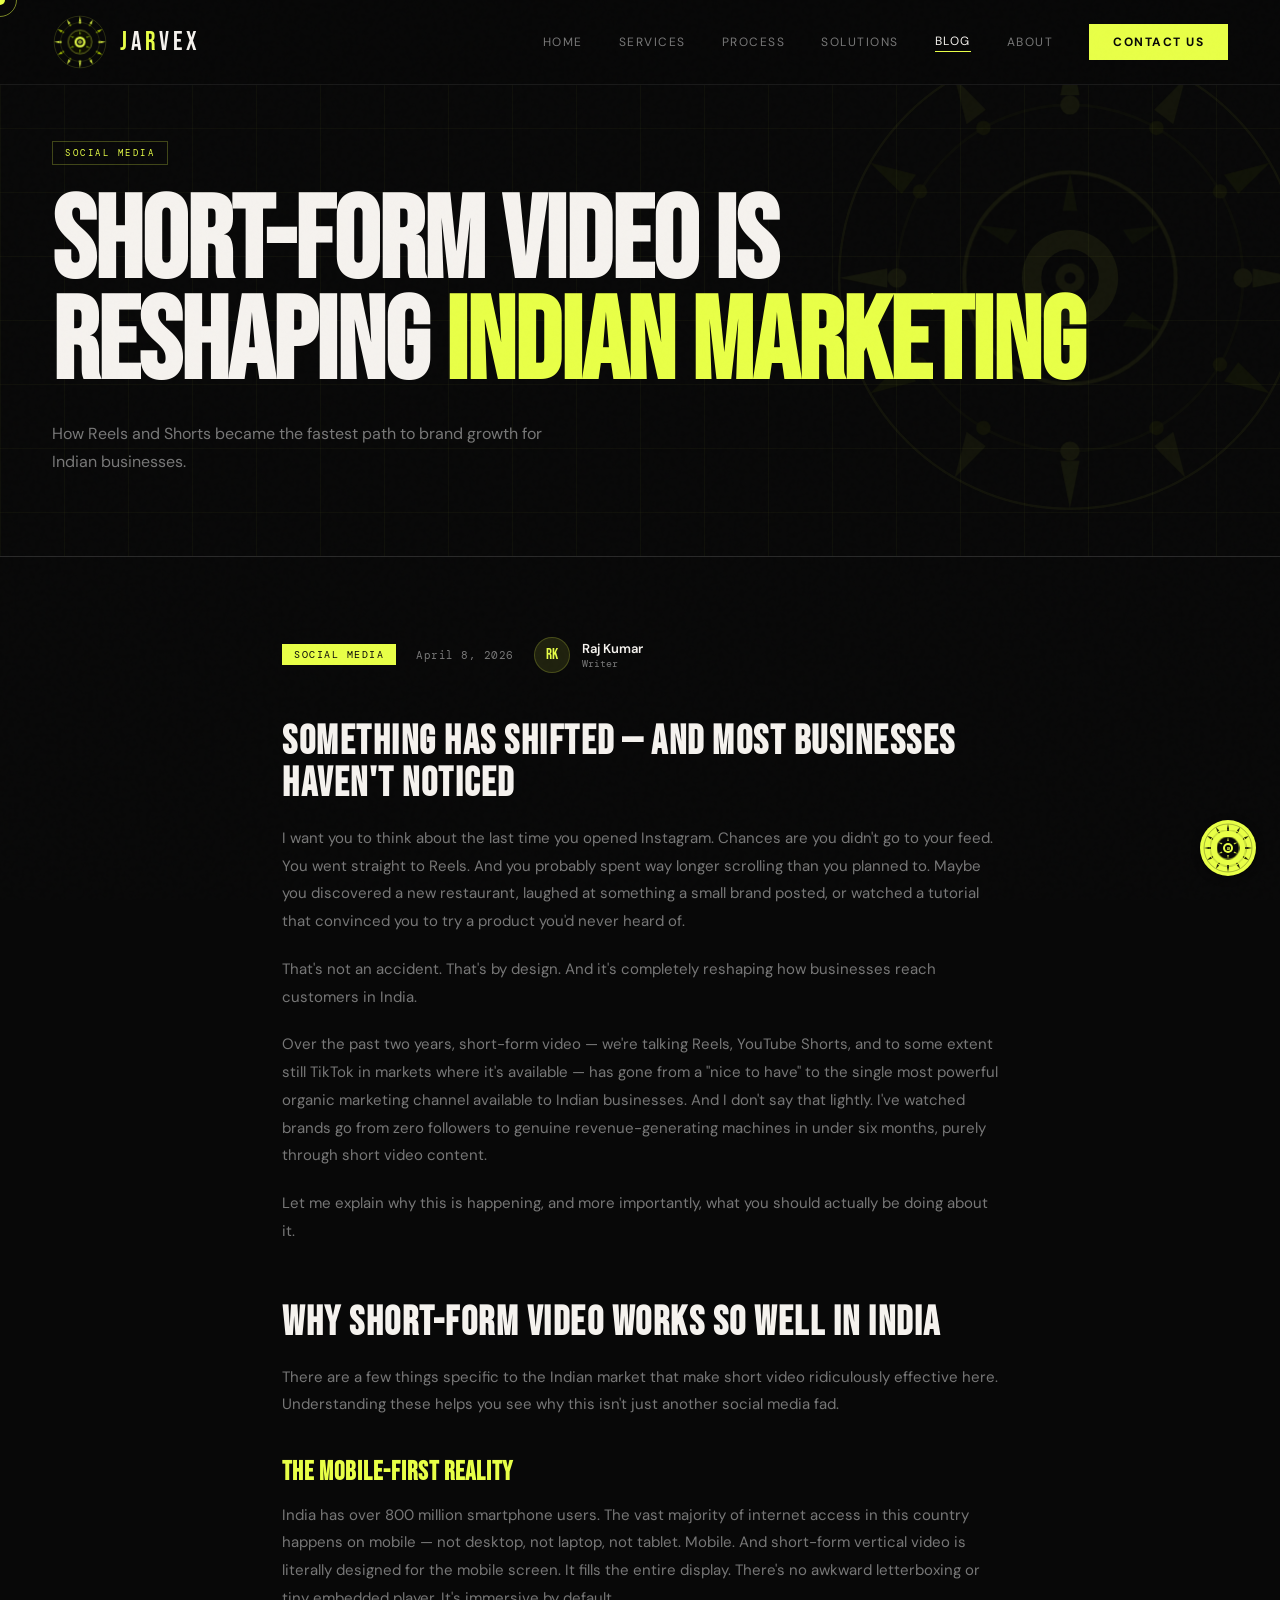
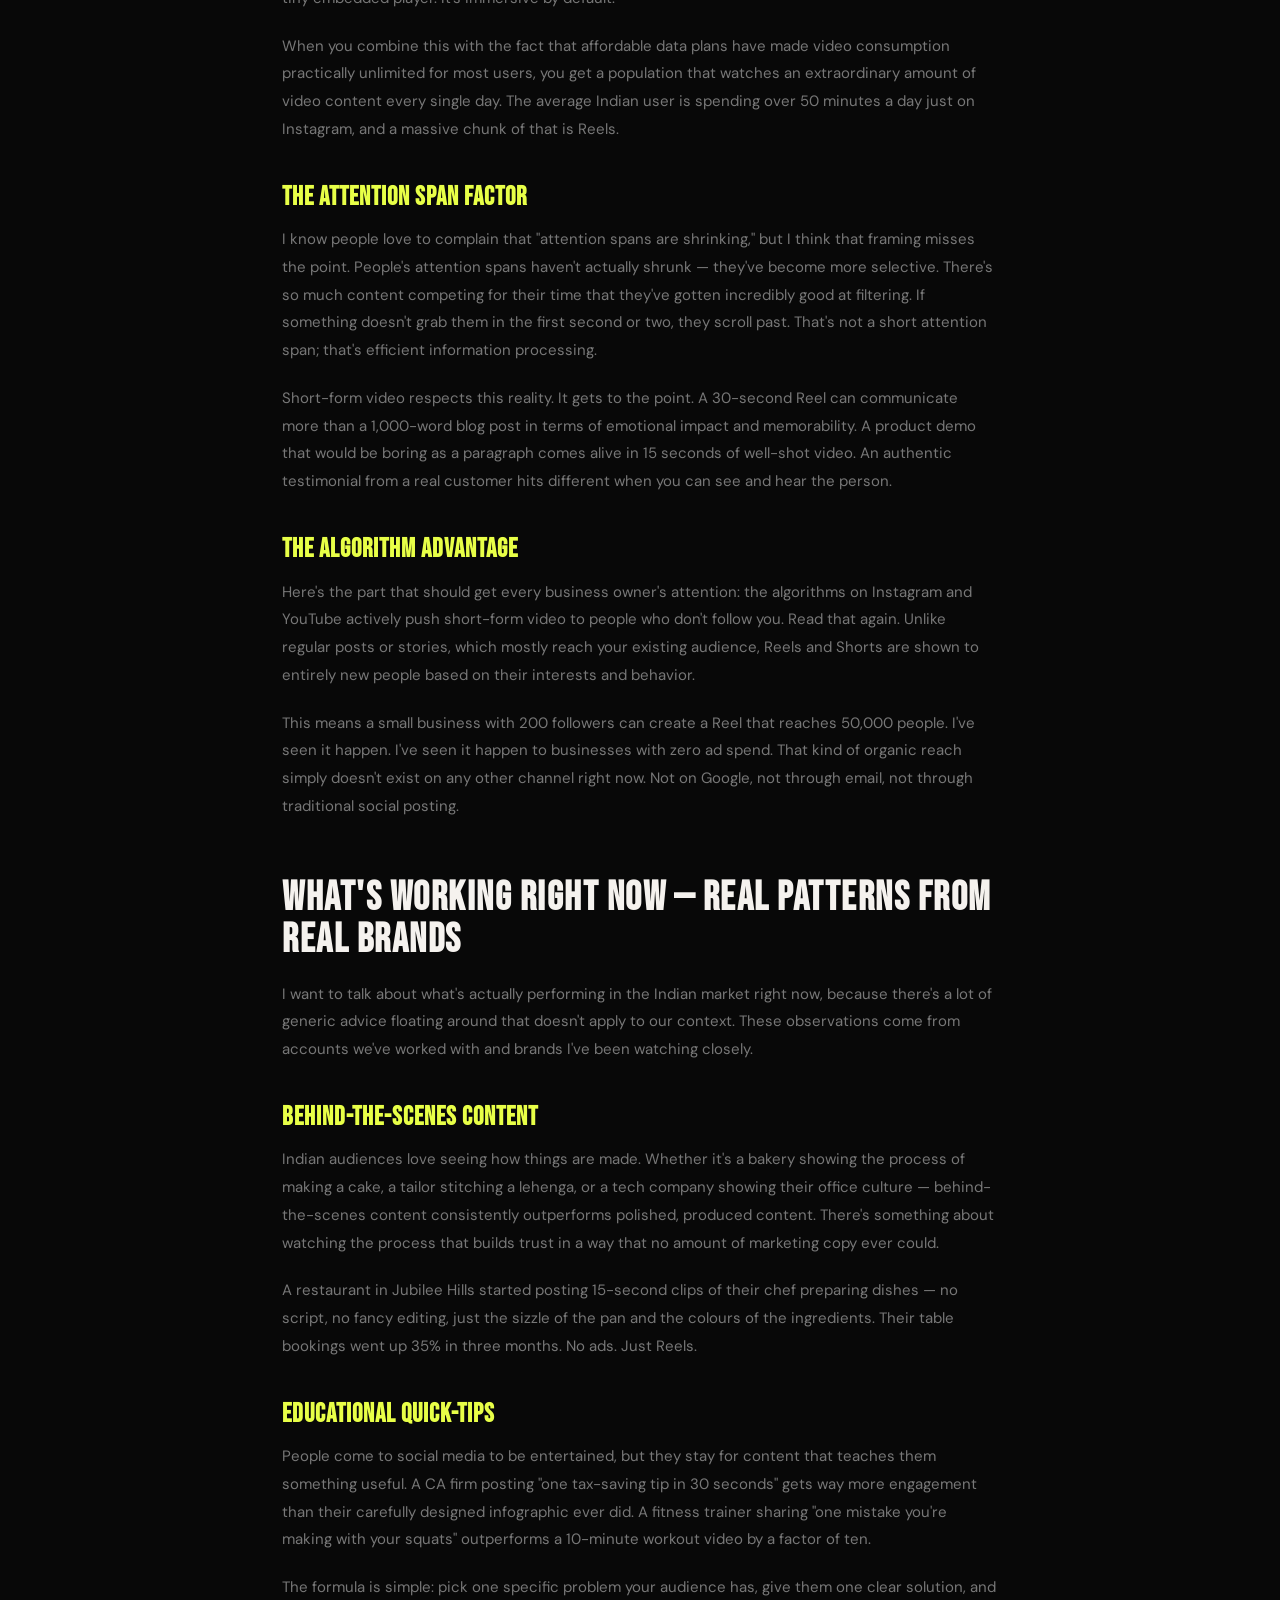
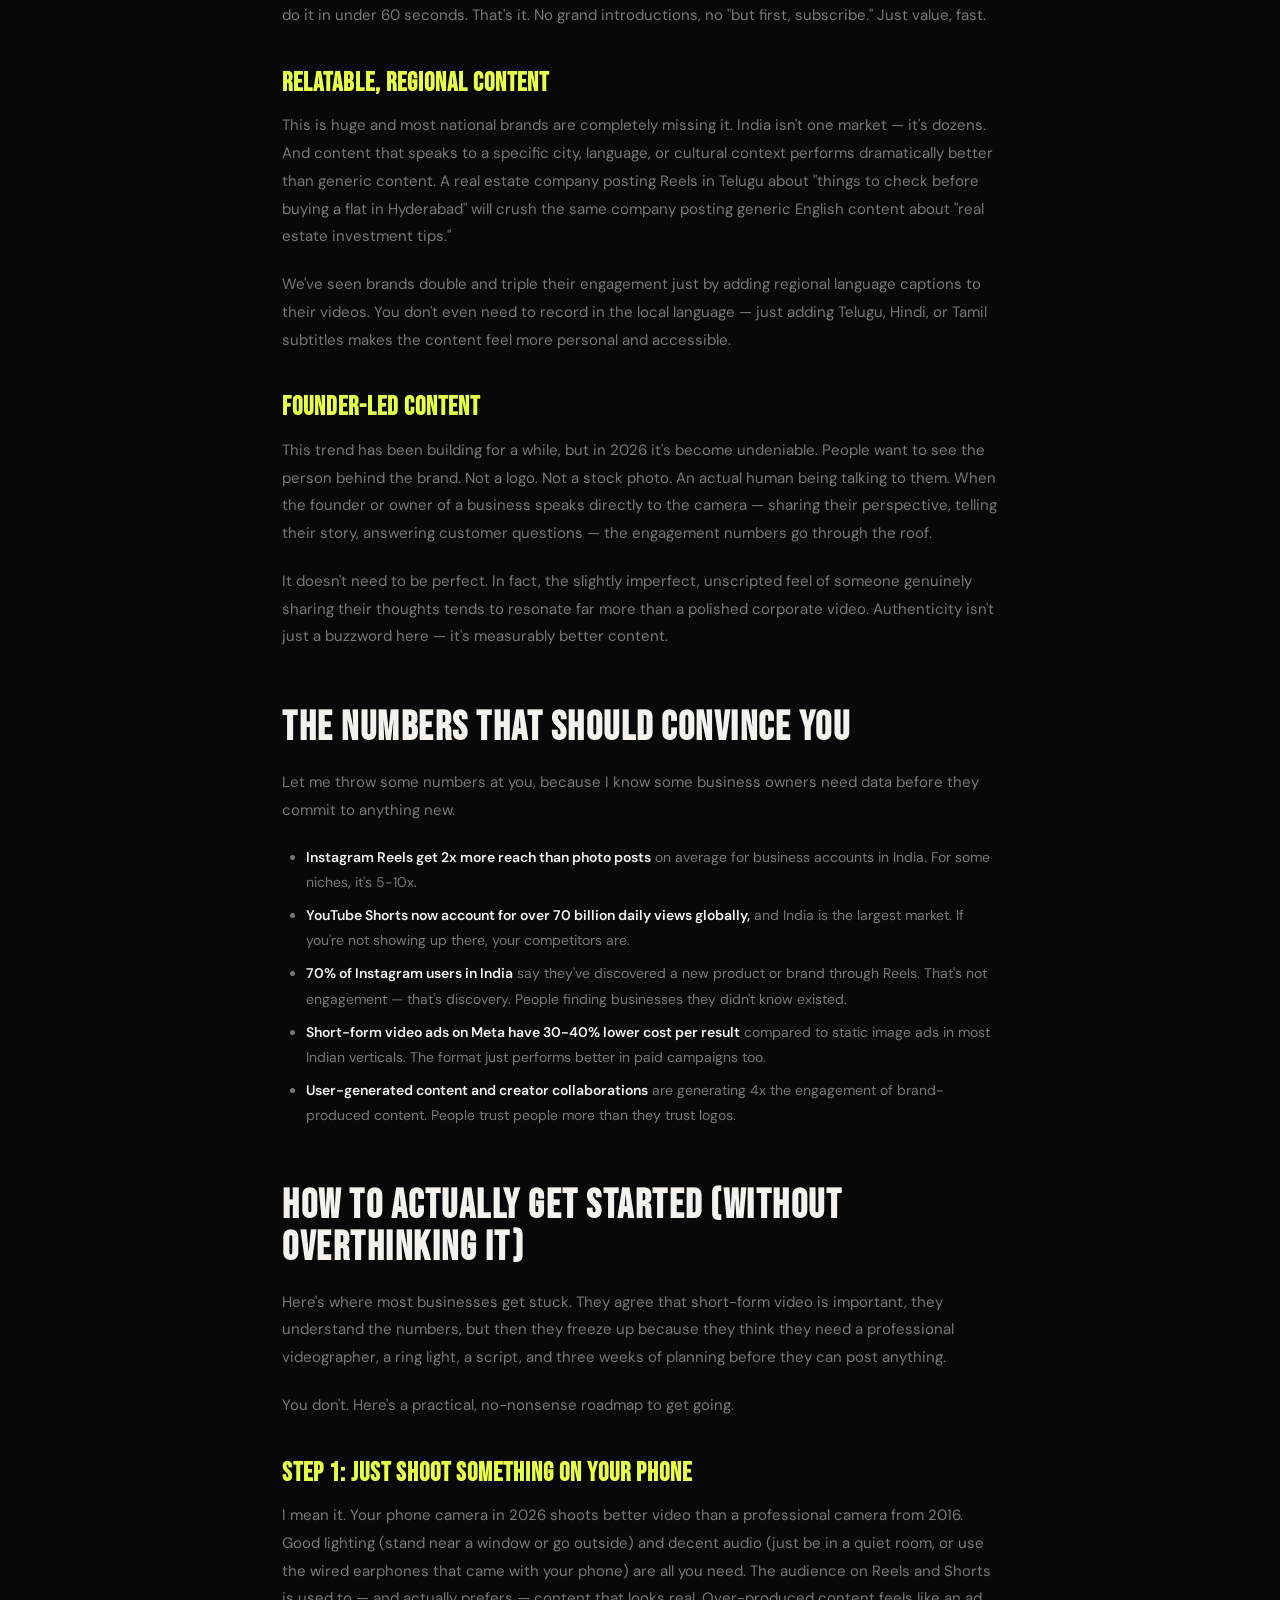
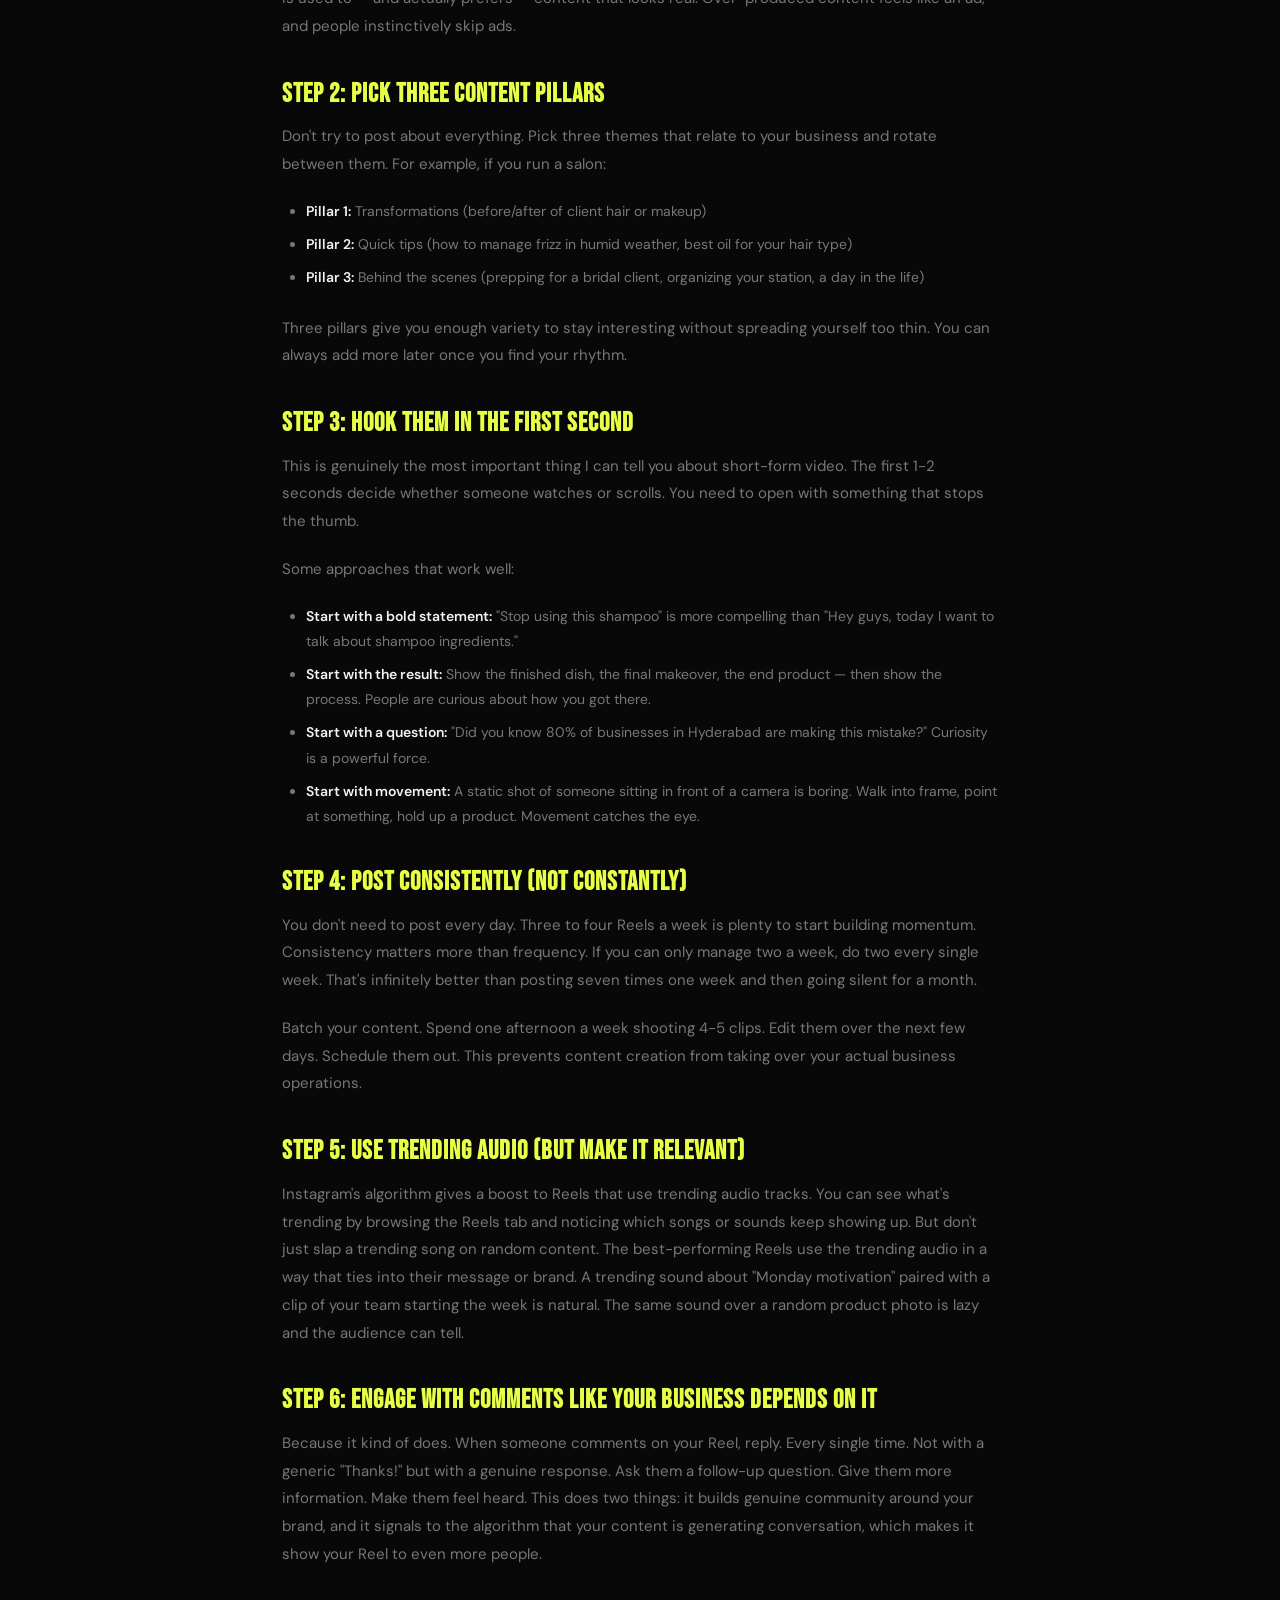
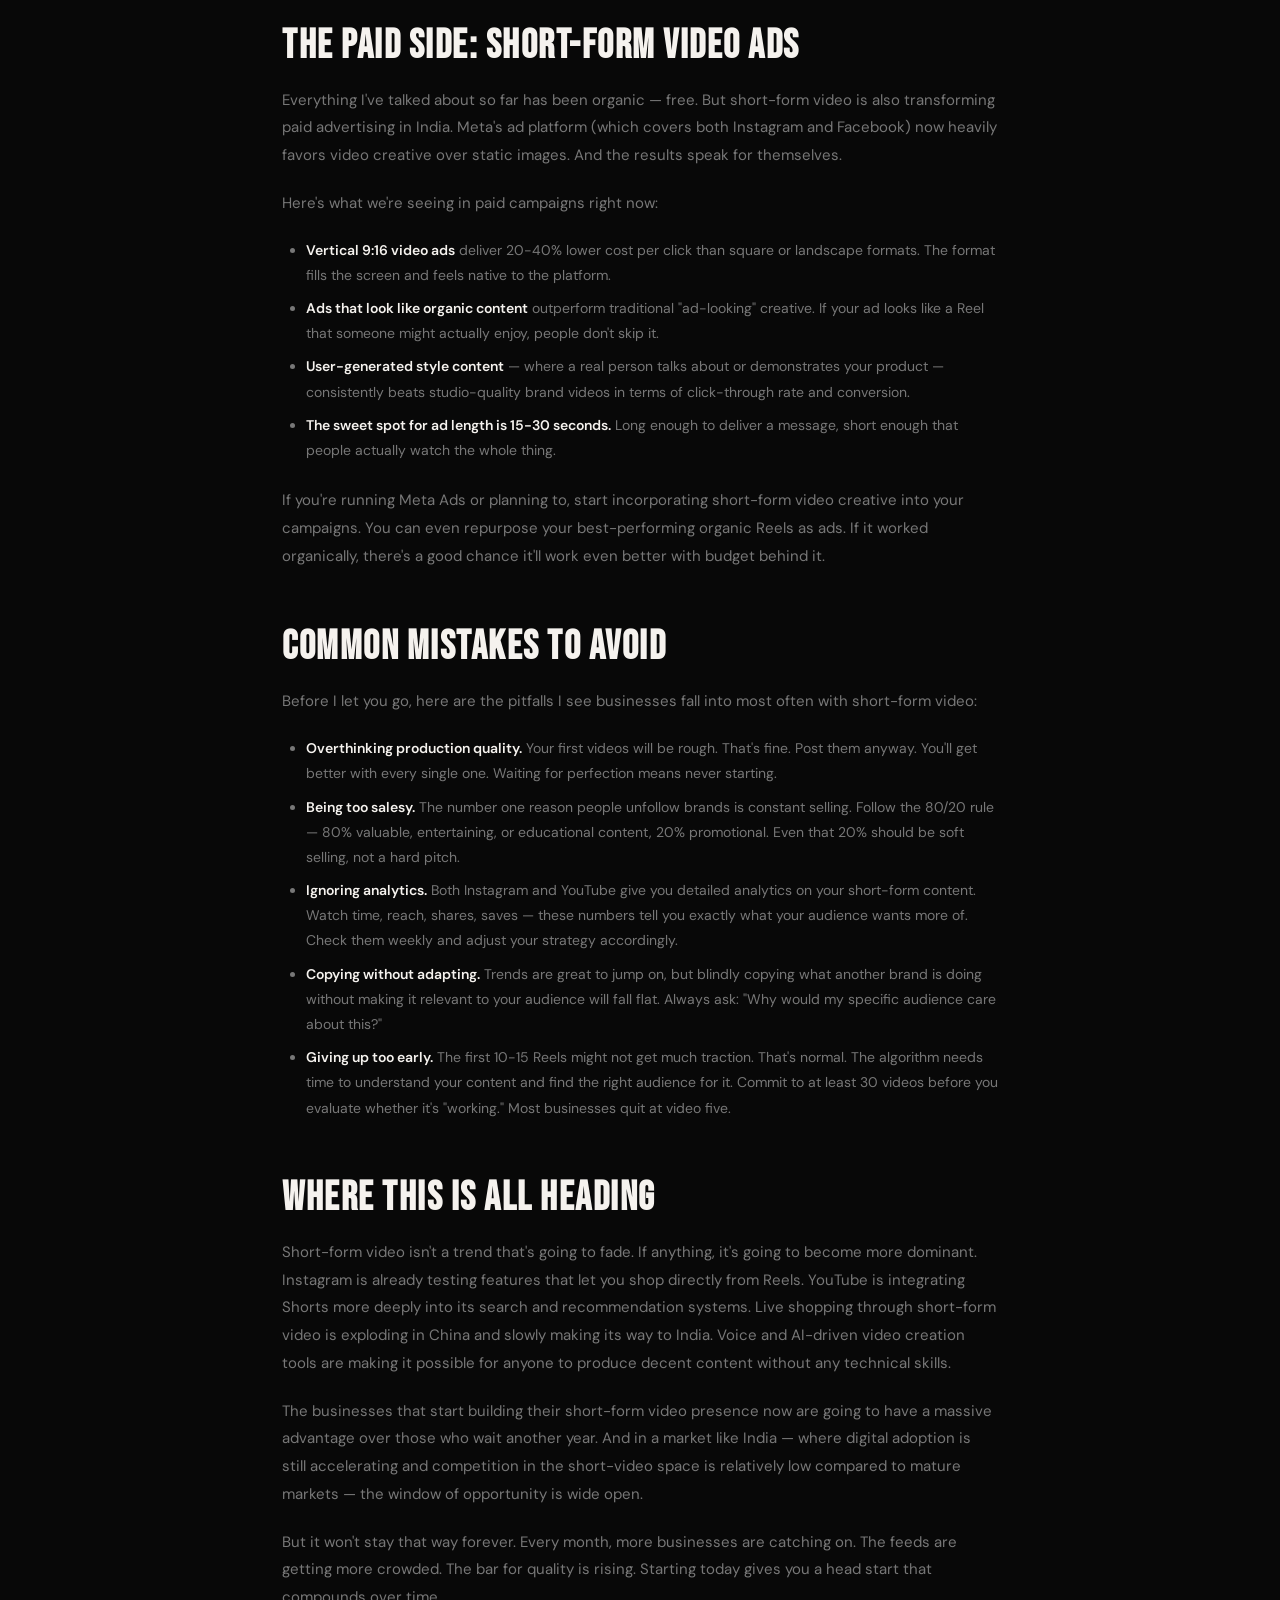
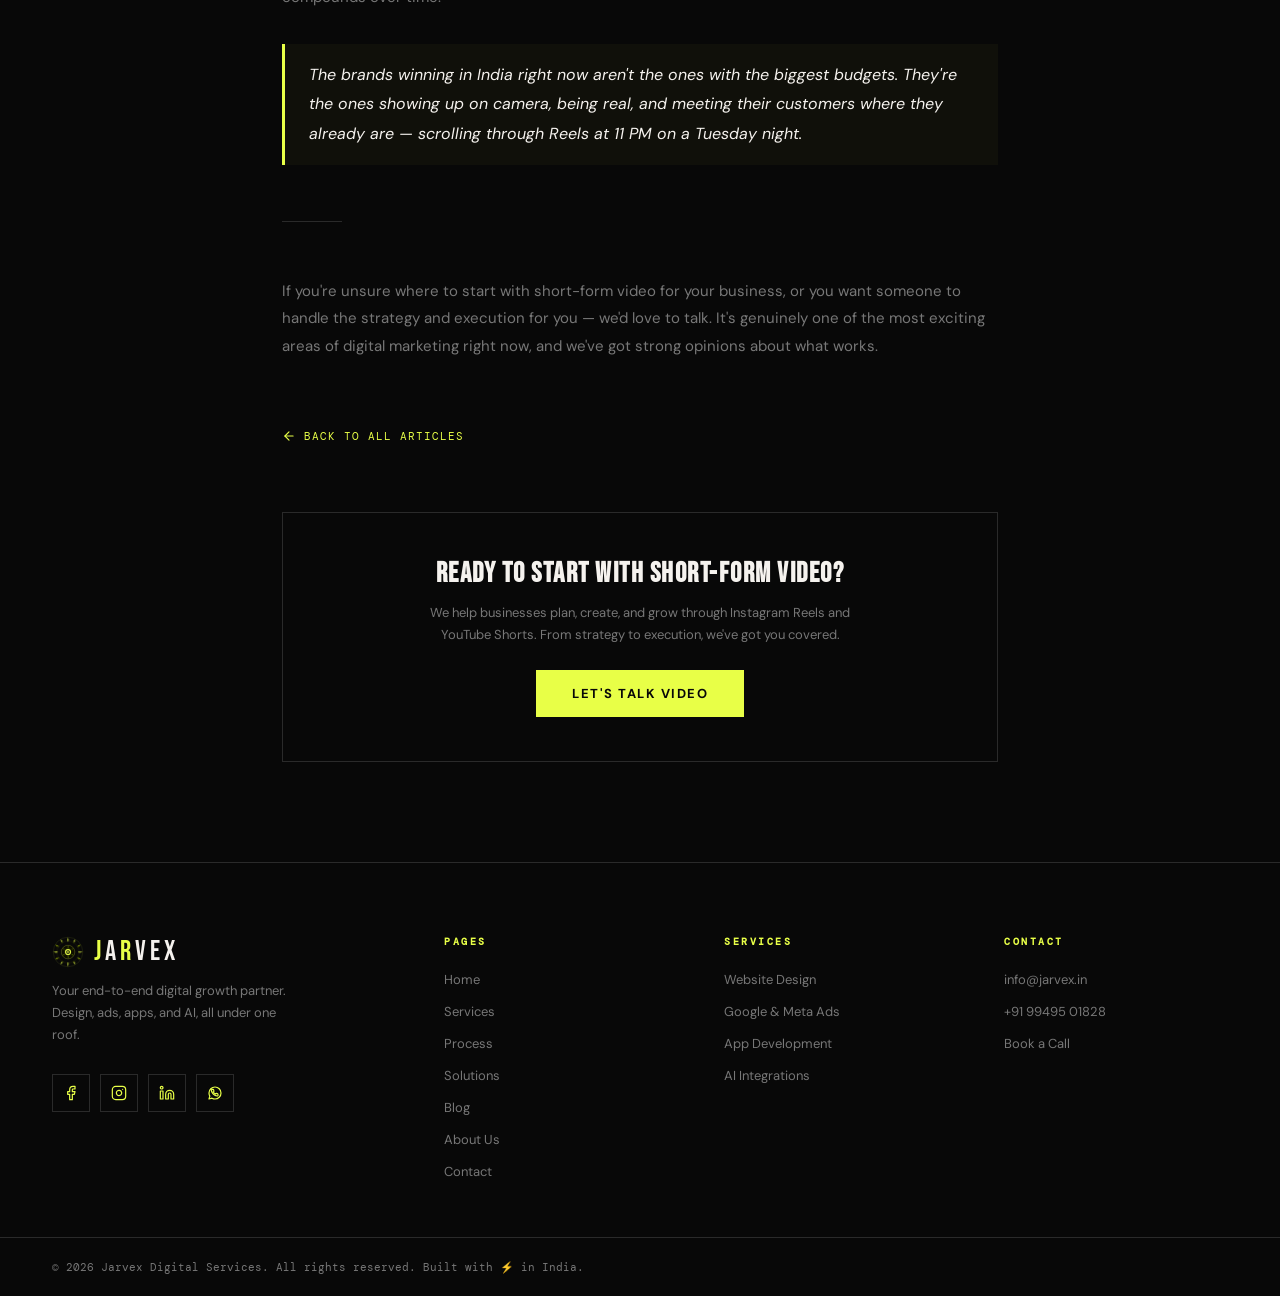
<file: blog-short-form-video.html>
<!DOCTYPE html>
<html lang="en">
<head>
<meta charset="UTF-8"><meta name="viewport" content="width=device-width, initial-scale=1.0">
<link rel="icon" type="image/png" sizes="512x512" href="/favicon.png">
<link rel="icon" type="image/svg+xml" href="/favicon.svg">
<link rel="apple-touch-icon" sizes="180x180" href="/favicon.png">
<link rel="manifest" href="/site.webmanifest">
<meta name="theme-color" content="#0d0d0d">
<title>Short-Form Video is Rewriting the Rules of Marketing in India | Jarvex Blog</title>
<meta name="description" content="Why Instagram Reels and YouTube Shorts have become the most powerful marketing channel for Indian businesses — and a practical guide on how to actually use them.">
<meta name="keywords" content="short-form video marketing 2026, Instagram Reels India strategy, YouTube Shorts India marketing, video marketing strategy India, Reels for business India, social media marketing India, short video ads India, content marketing 2026, vertical video marketing, TikTok alternative India, short-form video ROI, video content strategy Hyderabad, Instagram Reels algorithm 2026">
<meta name="author" content="Raj Kumar">
<meta name="robots" content="index, follow">
<link rel="canonical" href="https://jarvex.in/blog-short-form-video">
<meta property="og:type" content="article">
<meta property="og:url" content="https://jarvex.in/blog-short-form-video">
<meta property="og:title" content="Short-Form Video is Rewriting the Rules of Marketing in India">
<meta property="og:description" content="Why Instagram Reels and YouTube Shorts have become the most powerful marketing channel for Indian businesses right now.">
<meta property="og:image" content="https://jarvex.in/favicon.svg">
<meta property="og:site_name" content="Jarvex">
<meta property="og:locale" content="en_IN">
<meta property="og:image:width" content="512">
<meta property="og:image:height" content="512">
<meta property="og:image:alt" content="Jarvex Digital Agency Logo">
<meta property="article:published_time" content="2026-04-08">
<meta property="article:author" content="Raj Kumar">
<meta property="article:section" content="Social Media">
<meta name="twitter:card" content="summary_large_image">
<meta name="twitter:title" content="Short-Form Video is Rewriting the Rules of Marketing in India">
<meta name="twitter:description" content="Why Instagram Reels and YouTube Shorts have become the most powerful marketing channel for Indian businesses right now.">
<meta name="twitter:image" content="https://jarvex.in/favicon.svg">
<meta name="twitter:image:alt" content="Jarvex Digital Agency Logo">
<meta name="geo.region" content="IN-TG">
<meta name="geo.placename" content="Hyderabad">
<meta name="geo.position" content="17.385044;78.486671">
<meta name="ICBM" content="17.385044, 78.486671">
<meta name="distribution" content="global">
<meta name="revisit-after" content="7 days">
<meta name="rating" content="general">
<meta name="format-detection" content="telephone=no">
<meta name="mobile-web-app-capable" content="yes">
<meta name="apple-mobile-web-app-capable" content="yes">
<meta name="apple-mobile-web-app-status-bar-style" content="black-translucent">
<meta name="ai-content-declaration" content="none">
<script type="application/ld+json">
{
  "@context": "https://schema.org",
  "@type": "BlogPosting",
  "headline": "Short-Form Video is Rewriting the Rules of Marketing in India",
  "datePublished": "2026-04-08",
  "dateModified": "2026-04-08",
  "author": {"@type": "Person", "name": "Raj Kumar"},
  "publisher": {"@type": "Organization", "name": "Jarvex", "logo": {"@type": "ImageObject", "url": "https://jarvex.in/favicon.png"}},
  "description": "Why Instagram Reels and YouTube Shorts have become the most powerful marketing channel for Indian businesses — and a practical guide on how to actually use them.",
  "mainEntityOfPage": {"@type": "WebPage", "@id": "https://jarvex.in/blog-short-form-video"},
  "articleSection": "Social Media",
  "wordCount": 3400,
  "image": "https://jarvex.in/favicon.png",
  "inLanguage": "en-IN",
  "keywords": "short-form video marketing 2026, Instagram Reels India strategy, YouTube Shorts India marketing, video marketing strategy India, Reels for business India, social media marketing India, vertical video marketing",
  "speakable": {
    "@type": "SpeakableSpecification",
    "cssSelector": [".post-body h2", ".post-body p"]
  }
}
</script>
<script type="application/ld+json">
{
  "@context": "https://schema.org",
  "@type": "BreadcrumbList",
  "itemListElement": [
    {"@type": "ListItem", "position": 1, "name": "Home", "item": "https://jarvex.in/"},
    {"@type": "ListItem", "position": 2, "name": "Blog", "item": "https://jarvex.in/blogs"},
    {"@type": "ListItem", "position": 3, "name": "Short-Form Video Marketing India", "item": "https://jarvex.in/blog-short-form-video"}
  ]
}
</script>
<link rel="dns-prefetch" href="//fonts.googleapis.com">
<link rel="dns-prefetch" href="//fonts.gstatic.com">
<link rel="dns-prefetch" href="//www.googletagmanager.com">
<link rel="dns-prefetch" href="//www.google-analytics.com">
<link rel="preconnect" href="https://fonts.googleapis.com">
<link rel="preconnect" href="https://fonts.gstatic.com" crossorigin>
<link rel="stylesheet" href="https://fonts.googleapis.com/css2?family=Bebas+Neue&family=DM+Sans:ital,wght@0,300;0,400;0,500;0,600;1,400&family=DM+Mono:wght@400;500&display=swap" media="print" onload="this.media='all'">
<noscript><link rel="stylesheet" href="https://fonts.googleapis.com/css2?family=Bebas+Neue&family=DM+Sans:ital,wght@0,300;0,400;0,500;0,600;1,400&family=DM+Mono:wght@400;500&display=swap"></noscript>
<link rel="stylesheet" href="style.css">
<script>(function(){var t=Date.now()/1000;document.head.appendChild(Object.assign(document.createElement('style'),{textContent:'.kc-outer{animation-delay:-'+t%18+'s}.kc-middle{animation-delay:-'+t%12+'s}.kc-inner{animation-delay:-'+t%7+'s}.kc-center-dot{animation-delay:-'+t%3+'s}'}))})()</script>
<style>
.post-wrap{padding:80px 52px 100px;max-width:820px;margin:0 auto}
.post-meta{display:flex;align-items:center;gap:20px;margin-bottom:48px;flex-wrap:wrap}
.post-tag{font-family:'DM Mono',monospace;font-size:10px;letter-spacing:1.5px;text-transform:uppercase;color:var(--black);background:var(--accent);padding:4px 12px}
.post-date{font-family:'DM Mono',monospace;font-size:11px;color:var(--text-dim);letter-spacing:.5px}
.post-author-row{display:flex;align-items:center;gap:12px}
.post-avatar{width:36px;height:36px;background:rgba(232,255,71,.1);border:1px solid rgba(232,255,71,.2);border-radius:50%;display:flex;align-items:center;justify-content:center;font-family:'Bebas Neue',sans-serif;font-size:15px;color:var(--accent);flex-shrink:0}
.post-author-name{font-size:13px;font-weight:600}
.post-author-role{font-size:10px;color:var(--text-dim);font-family:'DM Mono',monospace}
.post-body h2{font-family:'Bebas Neue',sans-serif;font-size:clamp(28px,3.5vw,40px);letter-spacing:1.5px;line-height:1.05;margin:56px 0 20px;color:var(--white)}
.post-body h2:first-child{margin-top:0}
.post-body h3{font-family:'Bebas Neue',sans-serif;font-size:clamp(20px,2.5vw,26px);letter-spacing:1px;line-height:1.1;margin:40px 0 14px;color:var(--accent)}
.post-body p{font-size:15px;color:var(--text-dim);line-height:1.85;margin-bottom:20px}
.post-body ul,.post-body ol{margin:0 0 24px 24px;color:var(--text-dim)}
.post-body li{font-size:14px;line-height:1.8;margin-bottom:8px}
.post-body strong{color:var(--white);font-weight:600}
.post-body blockquote{border-left:3px solid var(--accent);padding:16px 24px;margin:32px 0;background:rgba(232,255,71,.03)}
.post-body blockquote p{color:var(--white);font-size:16px;font-style:italic;margin-bottom:0}
.post-divider{width:60px;height:1px;background:var(--subtle);margin:56px 0}
.post-back{display:inline-flex;align-items:center;gap:8px;font-family:'DM Mono',monospace;font-size:11px;letter-spacing:1px;text-transform:uppercase;color:var(--accent);text-decoration:none;margin-top:48px;transition:gap .3s}
.post-back:hover{gap:14px}
.post-cta-box{border:1px solid var(--subtle);padding:44px;text-align:center;margin-top:64px}
.post-cta-box h4{font-family:'Bebas Neue',sans-serif;font-size:28px;letter-spacing:1.5px;margin-bottom:12px}
.post-cta-box p{font-size:13px;color:var(--text-dim);line-height:1.7;margin-bottom:24px;max-width:440px;margin-left:auto;margin-right:auto}
@media(max-width:767px){
  .post-wrap{padding:48px 20px 72px}
  .post-meta{gap:14px;margin-bottom:32px}
  .post-body h2{font-size:clamp(24px,5vw,32px);margin:40px 0 16px}
  .post-body h3{font-size:clamp(18px,4vw,22px);margin:32px 0 12px}
  .post-body p{font-size:14px}
  .post-body li{font-size:13px}
  .post-cta-box{padding:32px 20px;margin-top:48px}
  .post-cta-box h4{font-size:24px}
}
@media(max-width:479px){
  .post-wrap{padding:40px 16px 60px}
  .post-meta{gap:10px;margin-bottom:28px}
  .post-body h2{margin:32px 0 14px}
  .post-cta-box{padding:24px 16px;margin-top:40px}
}
@media(min-width:768px) and (max-width:1023px){
  .post-wrap{padding:60px 32px 80px}
}
</style>
<link rel="stylesheet" href="chatbot-styles.css" media="print" onload="this.media='all'">
<noscript><link rel="stylesheet" href="chatbot-styles.css"></noscript>
</head>
<body class="subpage">
<div id="progressBar"></div><div class="cursor" id="cursor"></div><div class="cursor-ring" id="cursorRing"></div>
<nav>
  <a href="/" class="logo-wrap"><svg class="kc-mark" width="44" height="44" viewBox="-52 -52 104 104"><circle r="48" fill="none" stroke="#e8ff47" stroke-width="0.5" opacity="0.55"/><g class="kc-outer"><polygon points="0,-48 2,-38 -2,-38" fill="#e8ff47" opacity="0.95"/><polygon points="24,-41.6 21.5,-32 17.5,-35" fill="#e8ff47" opacity="0.85"/><polygon points="41.6,-24 35,-17.5 32,-21.5" fill="#c8e800" opacity="0.78"/><polygon points="48,0 38,2 38,-2" fill="#e8ff47" opacity="0.95"/><polygon points="41.6,24 32,21.5 35,17.5" fill="#c8e800" opacity="0.78"/><polygon points="24,41.6 17.5,35 21.5,32" fill="#e8ff47" opacity="0.85"/><polygon points="0,48 -2,38 2,38" fill="#e8ff47" opacity="0.95"/><polygon points="-24,41.6 -21.5,32 -17.5,35" fill="#e8ff47" opacity="0.85"/><polygon points="-41.6,24 -35,17.5 -32,21.5" fill="#c8e800" opacity="0.78"/><polygon points="-48,0 -38,-2 -38,2" fill="#e8ff47" opacity="0.95"/><polygon points="-41.6,-24 -32,-21.5 -35,-17.5" fill="#c8e800" opacity="0.78"/><polygon points="-24,-41.6 -17.5,-35 -21.5,-32" fill="#e8ff47" opacity="0.85"/></g><circle r="36" fill="none" stroke="#e8ff47" stroke-width="0.6" opacity="0.4"/><g class="kc-middle"><circle cx="0" cy="-36" r="2" fill="#e8ff47"/><circle cx="18" cy="-31.2" r="1.5" fill="#c8e800" opacity="0.8"/><circle cx="31.2" cy="-18" r="1.5" fill="#c8e800" opacity="0.8"/><circle cx="36" cy="0" r="2" fill="#e8ff47"/><circle cx="31.2" cy="18" r="1.5" fill="#c8e800" opacity="0.8"/><circle cx="18" cy="31.2" r="1.5" fill="#c8e800" opacity="0.8"/><circle cx="0" cy="36" r="2" fill="#e8ff47"/><circle cx="-18" cy="31.2" r="1.5" fill="#c8e800" opacity="0.8"/><circle cx="-31.2" cy="18" r="1.5" fill="#c8e800" opacity="0.8"/><circle cx="-36" cy="0" r="2" fill="#e8ff47"/><circle cx="-31.2" cy="-18" r="1.5" fill="#c8e800" opacity="0.8"/><circle cx="-18" cy="-31.2" r="1.5" fill="#c8e800" opacity="0.8"/></g><circle r="22" fill="#0d0d00" stroke="#e8ff47" stroke-width="0.8"/><g class="kc-inner"><polygon points="0,-22 1.5,-14 -1.5,-14" fill="#7fa800" opacity="0.9"/><polygon points="19.1,-11 13,-7 11,-10" fill="#7fa800" opacity="0.8"/><polygon points="19.1,11 11,10 13,7" fill="#7fa800" opacity="0.8"/><polygon points="0,22 -1.5,14 1.5,14" fill="#7fa800" opacity="0.9"/><polygon points="-19.1,11 -13,7 -11,10" fill="#7fa800" opacity="0.8"/><polygon points="-19.1,-11 -11,-10 -13,-7" fill="#7fa800" opacity="0.8"/></g><circle r="10" fill="#e8ff47"/><circle r="6" fill="#080808"/><circle r="3" fill="#e8ff47" class="kc-center-dot"/><circle r="1.2" fill="#080808"/></svg><div class="logo-text"><span>J</span>A<span>R</span>VEX</div></a>
  <div class="nav-links" id="navLinks"><a href="/" class="nav-link">Home</a><a href="/services" class="nav-link">Services</a><a href="/process" class="nav-link">Process</a><a href="/pricing" class="nav-link">Solutions</a><a href="/blogs" class="nav-link active">Blog</a><a href="/about" class="nav-link">About</a><a href="/contact" class="nav-cta">Contact Us</a></div>
  <button class="nav-toggle" id="navToggle" onclick="toggleMenu()" aria-label="Toggle navigation menu"><span id="t1"></span><span id="t2"></span><span id="t3"></span></button>
</nav>

<div class="page-header">
  <div class="page-header-grid"></div>
  <svg class="page-header-kc" width="500" height="500" viewBox="-52 -52 104 104"><circle r="48" fill="none" stroke="#e8ff47" stroke-width="0.5" opacity="0.8"/><g class="kc-outer"><polygon points="0,-48 2,-38 -2,-38" fill="#e8ff47" opacity="0.95"/><polygon points="24,-41.6 21.5,-32 17.5,-35" fill="#e8ff47" opacity="0.85"/><polygon points="41.6,-24 35,-17.5 32,-21.5" fill="#c8e800" opacity="0.78"/><polygon points="48,0 38,2 38,-2" fill="#e8ff47" opacity="0.95"/><polygon points="41.6,24 32,21.5 35,17.5" fill="#c8e800" opacity="0.78"/><polygon points="24,41.6 17.5,35 21.5,32" fill="#e8ff47" opacity="0.85"/><polygon points="0,48 -2,38 2,38" fill="#e8ff47" opacity="0.95"/><polygon points="-24,41.6 -21.5,32 -17.5,35" fill="#e8ff47" opacity="0.85"/><polygon points="-41.6,24 -35,17.5 -32,21.5" fill="#c8e800" opacity="0.78"/><polygon points="-48,0 -38,-2 -38,2" fill="#e8ff47" opacity="0.95"/><polygon points="-41.6,-24 -32,-21.5 -35,-17.5" fill="#c8e800" opacity="0.78"/><polygon points="-24,-41.6 -17.5,-35 -21.5,-32" fill="#e8ff47" opacity="0.85"/></g><circle r="36" fill="none" stroke="#e8ff47" stroke-width="0.6" opacity="0.4"/><g class="kc-middle"><circle cx="0" cy="-36" r="2" fill="#e8ff47"/><circle cx="18" cy="-31.2" r="1.5" fill="#c8e800" opacity="0.8"/><circle cx="31.2" cy="-18" r="1.5" fill="#c8e800" opacity="0.8"/><circle cx="36" cy="0" r="2" fill="#e8ff47"/><circle cx="31.2" cy="18" r="1.5" fill="#c8e800" opacity="0.8"/><circle cx="18" cy="31.2" r="1.5" fill="#c8e800" opacity="0.8"/><circle cx="0" cy="36" r="2" fill="#e8ff47"/><circle cx="-18" cy="31.2" r="1.5" fill="#c8e800" opacity="0.8"/><circle cx="-31.2" cy="18" r="1.5" fill="#c8e800" opacity="0.8"/><circle cx="-36" cy="0" r="2" fill="#e8ff47"/><circle cx="-31.2" cy="-18" r="1.5" fill="#c8e800" opacity="0.8"/><circle cx="-18" cy="-31.2" r="1.5" fill="#c8e800" opacity="0.8"/></g><circle r="22" fill="#0d0d00" stroke="#e8ff47" stroke-width="0.8"/><g class="kc-inner"><polygon points="0,-22 1.5,-14 -1.5,-14" fill="#7fa800" opacity="0.9"/><polygon points="19.1,-11 13,-7 11,-10" fill="#7fa800" opacity="0.8"/><polygon points="19.1,11 11,10 13,7" fill="#7fa800" opacity="0.8"/><polygon points="0,22 -1.5,14 1.5,14" fill="#7fa800" opacity="0.9"/><polygon points="-19.1,11 -13,7 -11,10" fill="#7fa800" opacity="0.8"/><polygon points="-19.1,-11 -11,-10 -13,-7" fill="#7fa800" opacity="0.8"/></g><circle r="10" fill="#e8ff47"/><circle r="6" fill="#080808"/><circle r="3" fill="#e8ff47" class="kc-center-dot"/><circle r="1.2" fill="#080808"/></svg>
  <div class="page-badge">Social Media</div>
  <h1 class="page-title">Short-Form Video is<br>Reshaping <span class="hl">Indian Marketing</span></h1>
  <p class="page-sub">How Reels and Shorts became the fastest path to brand growth for Indian businesses.</p>
</div>

<div class="post-wrap">
  <div class="post-meta">
    <span class="post-tag">Social Media</span>
    <span class="post-date">April 8, 2026</span>
    <div class="post-author-row">
      <div class="post-avatar">RK</div>
      <div><div class="post-author-name">Raj Kumar</div><div class="post-author-role">Writer</div></div>
    </div>
  </div>

  <div class="post-body">

    <h2>Something Has Shifted — and Most Businesses Haven't Noticed</h2>
    <p>I want you to think about the last time you opened Instagram. Chances are you didn't go to your feed. You went straight to Reels. And you probably spent way longer scrolling than you planned to. Maybe you discovered a new restaurant, laughed at something a small brand posted, or watched a tutorial that convinced you to try a product you'd never heard of.</p>
    <p>That's not an accident. That's by design. And it's completely reshaping how businesses reach customers in India.</p>
    <p>Over the past two years, short-form video — we're talking Reels, YouTube Shorts, and to some extent still TikTok in markets where it's available — has gone from a "nice to have" to the single most powerful organic marketing channel available to Indian businesses. And I don't say that lightly. I've watched brands go from zero followers to genuine revenue-generating machines in under six months, purely through short video content.</p>
    <p>Let me explain why this is happening, and more importantly, what you should actually be doing about it.</p>

    <h2>Why Short-Form Video Works So Well in India</h2>
    <p>There are a few things specific to the Indian market that make short video ridiculously effective here. Understanding these helps you see why this isn't just another social media fad.</p>

    <h3>The Mobile-First Reality</h3>
    <p>India has over 800 million smartphone users. The vast majority of internet access in this country happens on mobile — not desktop, not laptop, not tablet. Mobile. And short-form vertical video is literally designed for the mobile screen. It fills the entire display. There's no awkward letterboxing or tiny embedded player. It's immersive by default.</p>
    <p>When you combine this with the fact that affordable data plans have made video consumption practically unlimited for most users, you get a population that watches an extraordinary amount of video content every single day. The average Indian user is spending over 50 minutes a day just on Instagram, and a massive chunk of that is Reels.</p>

    <h3>The Attention Span Factor</h3>
    <p>I know people love to complain that "attention spans are shrinking," but I think that framing misses the point. People's attention spans haven't actually shrunk — they've become more selective. There's so much content competing for their time that they've gotten incredibly good at filtering. If something doesn't grab them in the first second or two, they scroll past. That's not a short attention span; that's efficient information processing.</p>
    <p>Short-form video respects this reality. It gets to the point. A 30-second Reel can communicate more than a 1,000-word blog post in terms of emotional impact and memorability. A product demo that would be boring as a paragraph comes alive in 15 seconds of well-shot video. An authentic testimonial from a real customer hits different when you can see and hear the person.</p>

    <h3>The Algorithm Advantage</h3>
    <p>Here's the part that should get every business owner's attention: the algorithms on Instagram and YouTube actively push short-form video to people who don't follow you. Read that again. Unlike regular posts or stories, which mostly reach your existing audience, Reels and Shorts are shown to entirely new people based on their interests and behavior.</p>
    <p>This means a small business with 200 followers can create a Reel that reaches 50,000 people. I've seen it happen. I've seen it happen to businesses with zero ad spend. That kind of organic reach simply doesn't exist on any other channel right now. Not on Google, not through email, not through traditional social posting.</p>

    <h2>What's Working Right Now — Real Patterns from Real Brands</h2>
    <p>I want to talk about what's actually performing in the Indian market right now, because there's a lot of generic advice floating around that doesn't apply to our context. These observations come from accounts we've worked with and brands I've been watching closely.</p>

    <h3>Behind-the-Scenes Content</h3>
    <p>Indian audiences love seeing how things are made. Whether it's a bakery showing the process of making a cake, a tailor stitching a lehenga, or a tech company showing their office culture — behind-the-scenes content consistently outperforms polished, produced content. There's something about watching the process that builds trust in a way that no amount of marketing copy ever could.</p>
    <p>A restaurant in Jubilee Hills started posting 15-second clips of their chef preparing dishes — no script, no fancy editing, just the sizzle of the pan and the colours of the ingredients. Their table bookings went up 35% in three months. No ads. Just Reels.</p>

    <h3>Educational Quick-Tips</h3>
    <p>People come to social media to be entertained, but they stay for content that teaches them something useful. A CA firm posting "one tax-saving tip in 30 seconds" gets way more engagement than their carefully designed infographic ever did. A fitness trainer sharing "one mistake you're making with your squats" outperforms a 10-minute workout video by a factor of ten.</p>
    <p>The formula is simple: pick one specific problem your audience has, give them one clear solution, and do it in under 60 seconds. That's it. No grand introductions, no "but first, subscribe." Just value, fast.</p>

    <h3>Relatable, Regional Content</h3>
    <p>This is huge and most national brands are completely missing it. India isn't one market — it's dozens. And content that speaks to a specific city, language, or cultural context performs dramatically better than generic content. A real estate company posting Reels in Telugu about "things to check before buying a flat in Hyderabad" will crush the same company posting generic English content about "real estate investment tips."</p>
    <p>We've seen brands double and triple their engagement just by adding regional language captions to their videos. You don't even need to record in the local language — just adding Telugu, Hindi, or Tamil subtitles makes the content feel more personal and accessible.</p>

    <h3>Founder-Led Content</h3>
    <p>This trend has been building for a while, but in 2026 it's become undeniable. People want to see the person behind the brand. Not a logo. Not a stock photo. An actual human being talking to them. When the founder or owner of a business speaks directly to the camera — sharing their perspective, telling their story, answering customer questions — the engagement numbers go through the roof.</p>
    <p>It doesn't need to be perfect. In fact, the slightly imperfect, unscripted feel of someone genuinely sharing their thoughts tends to resonate far more than a polished corporate video. Authenticity isn't just a buzzword here — it's measurably better content.</p>

    <h2>The Numbers That Should Convince You</h2>
    <p>Let me throw some numbers at you, because I know some business owners need data before they commit to anything new.</p>
    <ul>
      <li><strong>Instagram Reels get 2x more reach than photo posts</strong> on average for business accounts in India. For some niches, it's 5-10x.</li>
      <li><strong>YouTube Shorts now account for over 70 billion daily views globally,</strong> and India is the largest market. If you're not showing up there, your competitors are.</li>
      <li><strong>70% of Instagram users in India</strong> say they've discovered a new product or brand through Reels. That's not engagement — that's discovery. People finding businesses they didn't know existed.</li>
      <li><strong>Short-form video ads on Meta have 30-40% lower cost per result</strong> compared to static image ads in most Indian verticals. The format just performs better in paid campaigns too.</li>
      <li><strong>User-generated content and creator collaborations</strong> are generating 4x the engagement of brand-produced content. People trust people more than they trust logos.</li>
    </ul>

    <h2>How to Actually Get Started (Without Overthinking It)</h2>
    <p>Here's where most businesses get stuck. They agree that short-form video is important, they understand the numbers, but then they freeze up because they think they need a professional videographer, a ring light, a script, and three weeks of planning before they can post anything.</p>
    <p>You don't. Here's a practical, no-nonsense roadmap to get going.</p>

    <h3>Step 1: Just Shoot Something on Your Phone</h3>
    <p>I mean it. Your phone camera in 2026 shoots better video than a professional camera from 2016. Good lighting (stand near a window or go outside) and decent audio (just be in a quiet room, or use the wired earphones that came with your phone) are all you need. The audience on Reels and Shorts is used to — and actually prefers — content that looks real. Over-produced content feels like an ad, and people instinctively skip ads.</p>

    <h3>Step 2: Pick Three Content Pillars</h3>
    <p>Don't try to post about everything. Pick three themes that relate to your business and rotate between them. For example, if you run a salon:</p>
    <ul>
      <li><strong>Pillar 1:</strong> Transformations (before/after of client hair or makeup)</li>
      <li><strong>Pillar 2:</strong> Quick tips (how to manage frizz in humid weather, best oil for your hair type)</li>
      <li><strong>Pillar 3:</strong> Behind the scenes (prepping for a bridal client, organizing your station, a day in the life)</li>
    </ul>
    <p>Three pillars give you enough variety to stay interesting without spreading yourself too thin. You can always add more later once you find your rhythm.</p>

    <h3>Step 3: Hook Them in the First Second</h3>
    <p>This is genuinely the most important thing I can tell you about short-form video. The first 1-2 seconds decide whether someone watches or scrolls. You need to open with something that stops the thumb.</p>
    <p>Some approaches that work well:</p>
    <ul>
      <li><strong>Start with a bold statement:</strong> "Stop using this shampoo" is more compelling than "Hey guys, today I want to talk about shampoo ingredients."</li>
      <li><strong>Start with the result:</strong> Show the finished dish, the final makeover, the end product — then show the process. People are curious about how you got there.</li>
      <li><strong>Start with a question:</strong> "Did you know 80% of businesses in Hyderabad are making this mistake?" Curiosity is a powerful force.</li>
      <li><strong>Start with movement:</strong> A static shot of someone sitting in front of a camera is boring. Walk into frame, point at something, hold up a product. Movement catches the eye.</li>
    </ul>

    <h3>Step 4: Post Consistently (Not Constantly)</h3>
    <p>You don't need to post every day. Three to four Reels a week is plenty to start building momentum. Consistency matters more than frequency. If you can only manage two a week, do two every single week. That's infinitely better than posting seven times one week and then going silent for a month.</p>
    <p>Batch your content. Spend one afternoon a week shooting 4-5 clips. Edit them over the next few days. Schedule them out. This prevents content creation from taking over your actual business operations.</p>

    <h3>Step 5: Use Trending Audio (But Make It Relevant)</h3>
    <p>Instagram's algorithm gives a boost to Reels that use trending audio tracks. You can see what's trending by browsing the Reels tab and noticing which songs or sounds keep showing up. But don't just slap a trending song on random content. The best-performing Reels use the trending audio in a way that ties into their message or brand. A trending sound about "Monday motivation" paired with a clip of your team starting the week is natural. The same sound over a random product photo is lazy and the audience can tell.</p>

    <h3>Step 6: Engage With Comments Like Your Business Depends on It</h3>
    <p>Because it kind of does. When someone comments on your Reel, reply. Every single time. Not with a generic "Thanks!" but with a genuine response. Ask them a follow-up question. Give them more information. Make them feel heard. This does two things: it builds genuine community around your brand, and it signals to the algorithm that your content is generating conversation, which makes it show your Reel to even more people.</p>

    <h2>The Paid Side: Short-Form Video Ads</h2>
    <p>Everything I've talked about so far has been organic — free. But short-form video is also transforming paid advertising in India. Meta's ad platform (which covers both Instagram and Facebook) now heavily favors video creative over static images. And the results speak for themselves.</p>
    <p>Here's what we're seeing in paid campaigns right now:</p>
    <ul>
      <li><strong>Vertical 9:16 video ads</strong> deliver 20-40% lower cost per click than square or landscape formats. The format fills the screen and feels native to the platform.</li>
      <li><strong>Ads that look like organic content</strong> outperform traditional "ad-looking" creative. If your ad looks like a Reel that someone might actually enjoy, people don't skip it.</li>
      <li><strong>User-generated style content</strong> — where a real person talks about or demonstrates your product — consistently beats studio-quality brand videos in terms of click-through rate and conversion.</li>
      <li><strong>The sweet spot for ad length is 15-30 seconds.</strong> Long enough to deliver a message, short enough that people actually watch the whole thing.</li>
    </ul>
    <p>If you're running Meta Ads or planning to, start incorporating short-form video creative into your campaigns. You can even repurpose your best-performing organic Reels as ads. If it worked organically, there's a good chance it'll work even better with budget behind it.</p>

    <h2>Common Mistakes to Avoid</h2>
    <p>Before I let you go, here are the pitfalls I see businesses fall into most often with short-form video:</p>
    <ul>
      <li><strong>Overthinking production quality.</strong> Your first videos will be rough. That's fine. Post them anyway. You'll get better with every single one. Waiting for perfection means never starting.</li>
      <li><strong>Being too salesy.</strong> The number one reason people unfollow brands is constant selling. Follow the 80/20 rule — 80% valuable, entertaining, or educational content, 20% promotional. Even that 20% should be soft selling, not a hard pitch.</li>
      <li><strong>Ignoring analytics.</strong> Both Instagram and YouTube give you detailed analytics on your short-form content. Watch time, reach, shares, saves — these numbers tell you exactly what your audience wants more of. Check them weekly and adjust your strategy accordingly.</li>
      <li><strong>Copying without adapting.</strong> Trends are great to jump on, but blindly copying what another brand is doing without making it relevant to your audience will fall flat. Always ask: "Why would my specific audience care about this?"</li>
      <li><strong>Giving up too early.</strong> The first 10-15 Reels might not get much traction. That's normal. The algorithm needs time to understand your content and find the right audience for it. Commit to at least 30 videos before you evaluate whether it's "working." Most businesses quit at video five.</li>
    </ul>

    <h2>Where This Is All Heading</h2>
    <p>Short-form video isn't a trend that's going to fade. If anything, it's going to become more dominant. Instagram is already testing features that let you shop directly from Reels. YouTube is integrating Shorts more deeply into its search and recommendation systems. Live shopping through short-form video is exploding in China and slowly making its way to India. Voice and AI-driven video creation tools are making it possible for anyone to produce decent content without any technical skills.</p>
    <p>The businesses that start building their short-form video presence now are going to have a massive advantage over those who wait another year. And in a market like India — where digital adoption is still accelerating and competition in the short-video space is relatively low compared to mature markets — the window of opportunity is wide open.</p>
    <p>But it won't stay that way forever. Every month, more businesses are catching on. The feeds are getting more crowded. The bar for quality is rising. Starting today gives you a head start that compounds over time.</p>

    <blockquote><p>The brands winning in India right now aren't the ones with the biggest budgets. They're the ones showing up on camera, being real, and meeting their customers where they already are — scrolling through Reels at 11 PM on a Tuesday night.</p></blockquote>

    <div class="post-divider"></div>

    <p>If you're unsure where to start with short-form video for your business, or you want someone to handle the strategy and execution for you — we'd love to talk. It's genuinely one of the most exciting areas of digital marketing right now, and we've got strong opinions about what works.</p>

    <a href="/blogs" class="post-back"><svg width="14" height="14" viewBox="0 0 24 24" fill="none" stroke="currentColor" stroke-width="2" stroke-linecap="round" stroke-linejoin="round"><line x1="19" y1="12" x2="5" y2="12"/><polyline points="12 19 5 12 12 5"/></svg> Back to All Articles</a>

    <div class="post-cta-box">
      <h4>Ready to Start With Short-Form Video?</h4>
      <p>We help businesses plan, create, and grow through Instagram Reels and YouTube Shorts. From strategy to execution, we've got you covered.</p>
      <a href="/contact" class="btn-primary">Let's Talk Video</a>
    </div>
  </div>
</div>

<footer>
  <div class="footer-top">
    <div class="foot-brand">
      <div class="foot-logo-row"><svg class="kc-mark" width="32" height="32" viewBox="-52 -52 104 104"><circle r="48" fill="none" stroke="#e8ff47" stroke-width="0.5" opacity="0.55"/><g class="kc-outer"><polygon points="0,-48 2,-38 -2,-38" fill="#e8ff47" opacity="0.95"/><polygon points="24,-41.6 21.5,-32 17.5,-35" fill="#e8ff47" opacity="0.85"/><polygon points="41.6,-24 35,-17.5 32,-21.5" fill="#c8e800" opacity="0.78"/><polygon points="48,0 38,2 38,-2" fill="#e8ff47" opacity="0.95"/><polygon points="41.6,24 32,21.5 35,17.5" fill="#c8e800" opacity="0.78"/><polygon points="24,41.6 17.5,35 21.5,32" fill="#e8ff47" opacity="0.85"/><polygon points="0,48 -2,38 2,38" fill="#e8ff47" opacity="0.95"/><polygon points="-24,41.6 -21.5,32 -17.5,35" fill="#e8ff47" opacity="0.85"/><polygon points="-41.6,24 -35,17.5 -32,21.5" fill="#c8e800" opacity="0.78"/><polygon points="-48,0 -38,-2 -38,2" fill="#e8ff47" opacity="0.95"/><polygon points="-41.6,-24 -32,-21.5 -35,-17.5" fill="#c8e800" opacity="0.78"/><polygon points="-24,-41.6 -17.5,-35 -21.5,-32" fill="#e8ff47" opacity="0.85"/></g><circle r="36" fill="none" stroke="#e8ff47" stroke-width="0.6" opacity="0.4"/><g class="kc-middle"><circle cx="0" cy="-36" r="2" fill="#e8ff47"/><circle cx="18" cy="-31.2" r="1.5" fill="#c8e800" opacity="0.8"/><circle cx="31.2" cy="-18" r="1.5" fill="#c8e800" opacity="0.8"/><circle cx="36" cy="0" r="2" fill="#e8ff47"/><circle cx="31.2" cy="18" r="1.5" fill="#c8e800" opacity="0.8"/><circle cx="18" cy="31.2" r="1.5" fill="#c8e800" opacity="0.8"/><circle cx="0" cy="36" r="2" fill="#e8ff47"/><circle cx="-18" cy="31.2" r="1.5" fill="#c8e800" opacity="0.8"/><circle cx="-31.2" cy="18" r="1.5" fill="#c8e800" opacity="0.8"/><circle cx="-36" cy="0" r="2" fill="#e8ff47"/><circle cx="-31.2" cy="-18" r="1.5" fill="#c8e800" opacity="0.8"/><circle cx="-18" cy="-31.2" r="1.5" fill="#c8e800" opacity="0.8"/></g><circle r="22" fill="#0d0d00" stroke="#e8ff47" stroke-width="0.8"/><g class="kc-inner"><polygon points="0,-22 1.5,-14 -1.5,-14" fill="#7fa800" opacity="0.9"/><polygon points="19.1,-11 13,-7 11,-10" fill="#7fa800" opacity="0.8"/><polygon points="19.1,11 11,10 13,7" fill="#7fa800" opacity="0.8"/><polygon points="0,22 -1.5,14 1.5,14" fill="#7fa800" opacity="0.9"/><polygon points="-19.1,11 -13,7 -11,10" fill="#7fa800" opacity="0.8"/><polygon points="-19.1,-11 -11,-10 -13,-7" fill="#7fa800" opacity="0.8"/></g><circle r="10" fill="#e8ff47"/><circle r="6" fill="#080808"/><circle r="3" fill="#e8ff47" class="kc-center-dot"/><circle r="1.2" fill="#080808"/></svg><div class="foot-logo-text"><span>J</span>A<span>R</span>VEX</div></div>
      <p class="foot-tagline">Your end-to-end digital growth partner. Design, ads, apps, and AI, all under one roof.</p>
      <div class="foot-social"><a href="https://www.facebook.com/share/1B3qKfYeZm/?mibextid=wwXIfr" class="social-btn" target="_blank" rel="noopener noreferrer" title="Facebook"><svg width="16" height="16" viewBox="0 0 24 24" fill="none" stroke="#e8ff47" stroke-width="1.8" stroke-linecap="round" stroke-linejoin="round"><path d="M18 2h-3a5 5 0 0 0-5 5v3H7v4h3v8h4v-8h3l1-4h-4V7a1 1 0 0 1 1-1h3z"/></svg></a><a href="https://www.instagram.com/jarvex.in/" class="social-btn" target="_blank" rel="noopener noreferrer" title="Instagram"><svg width="16" height="16" viewBox="0 0 24 24" fill="none" stroke="#e8ff47" stroke-width="1.8" stroke-linecap="round" stroke-linejoin="round"><rect x="2" y="2" width="20" height="20" rx="5" ry="5"/><path d="M16 11.37A4 4 0 1 1 12.63 8 4 4 0 0 1 16 11.37z"/><line x1="17.5" y1="6.5" x2="17.51" y2="6.5"/></svg></a><a href="https://www.linkedin.com/company/jarvexin/" class="social-btn" target="_blank" rel="noopener noreferrer" title="LinkedIn"><svg width="16" height="16" viewBox="0 0 24 24" fill="none" stroke="#e8ff47" stroke-width="1.8" stroke-linecap="round" stroke-linejoin="round"><path d="M16 8a6 6 0 0 1 6 6v7h-4v-7a2 2 0 0 0-2-2 2 2 0 0 0-2 2v7h-4v-7a6 6 0 0 1 6-6z"/><rect x="2" y="9" width="4" height="12"/><circle cx="4" cy="4" r="2"/></svg></a><a href="https://wa.me/919949501828" class="social-btn" target="_blank" rel="noopener noreferrer" title="WhatsApp"><svg width="16" height="16" viewBox="0 0 24 24" fill="none" stroke="#e8ff47" stroke-width="1.8" stroke-linecap="round" stroke-linejoin="round"><path d="M12 3a9 9 0 1 1 0 18c-1.64 0-3.18-.44-4.5-1.2L3 21l1.21-4.38A8.96 8.96 0 0 1 3 12 9 9 0 0 1 12 3z"/><path d="M16.5 14.08v1.42a1 1 0 0 1-1.08 1 9.9 9.9 0 0 1-4.32-1.54 9.75 9.75 0 0 1-3-3 9.9 9.9 0 0 1-1.54-4.34 1 1 0 0 1 1-1.09h1.42a1 1 0 0 1 1 .86c.06.48.18.95.34 1.4a1 1 0 0 1-.22 1.06l-.6.6a8 8 0 0 0 3 3l.6-.6a1 1 0 0 1 1.06-.22c.45.17.92.28 1.4.34a1 1 0 0 1 .86 1.01z"/></svg></a></div>
    </div>
    <div class="footer-col"><h5>Pages</h5><ul><li><a href="/">Home</a></li><li><a href="/services">Services</a></li><li><a href="/process">Process</a></li><li><a href="/pricing">Solutions</a></li><li><a href="/blogs">Blog</a></li><li><a href="/about">About Us</a></li><li><a href="/contact">Contact</a></li></ul></div>
    <div class="footer-col"><h5>Services</h5><ul><li><a href="/services">Website Design</a></li><li><a href="/services">Google &amp; Meta Ads</a></li><li><a href="/services">App Development</a></li><li><a href="/services">AI Integrations</a></li></ul></div>
    <div class="footer-col"><h5>Contact</h5><ul><li><a href="mailto:info@jarvex.in">info@jarvex.in</a></li><li><a href="tel:+91XXXXXXXXXX">+91 99495 01828</a></li><li><a href="/contact">Book a Call</a></li></ul></div>
  </div>
  <div class="footer-bottom">
    <div class="footer-copy">&copy; 2026 Jarvex Digital Services. All rights reserved. Built with &#9889; in India.</div>
  </div>
</footer>
<script src="shared.js" defer></script>
<script src="chatbot.js" defer></script>
</body>
</html>
</file>
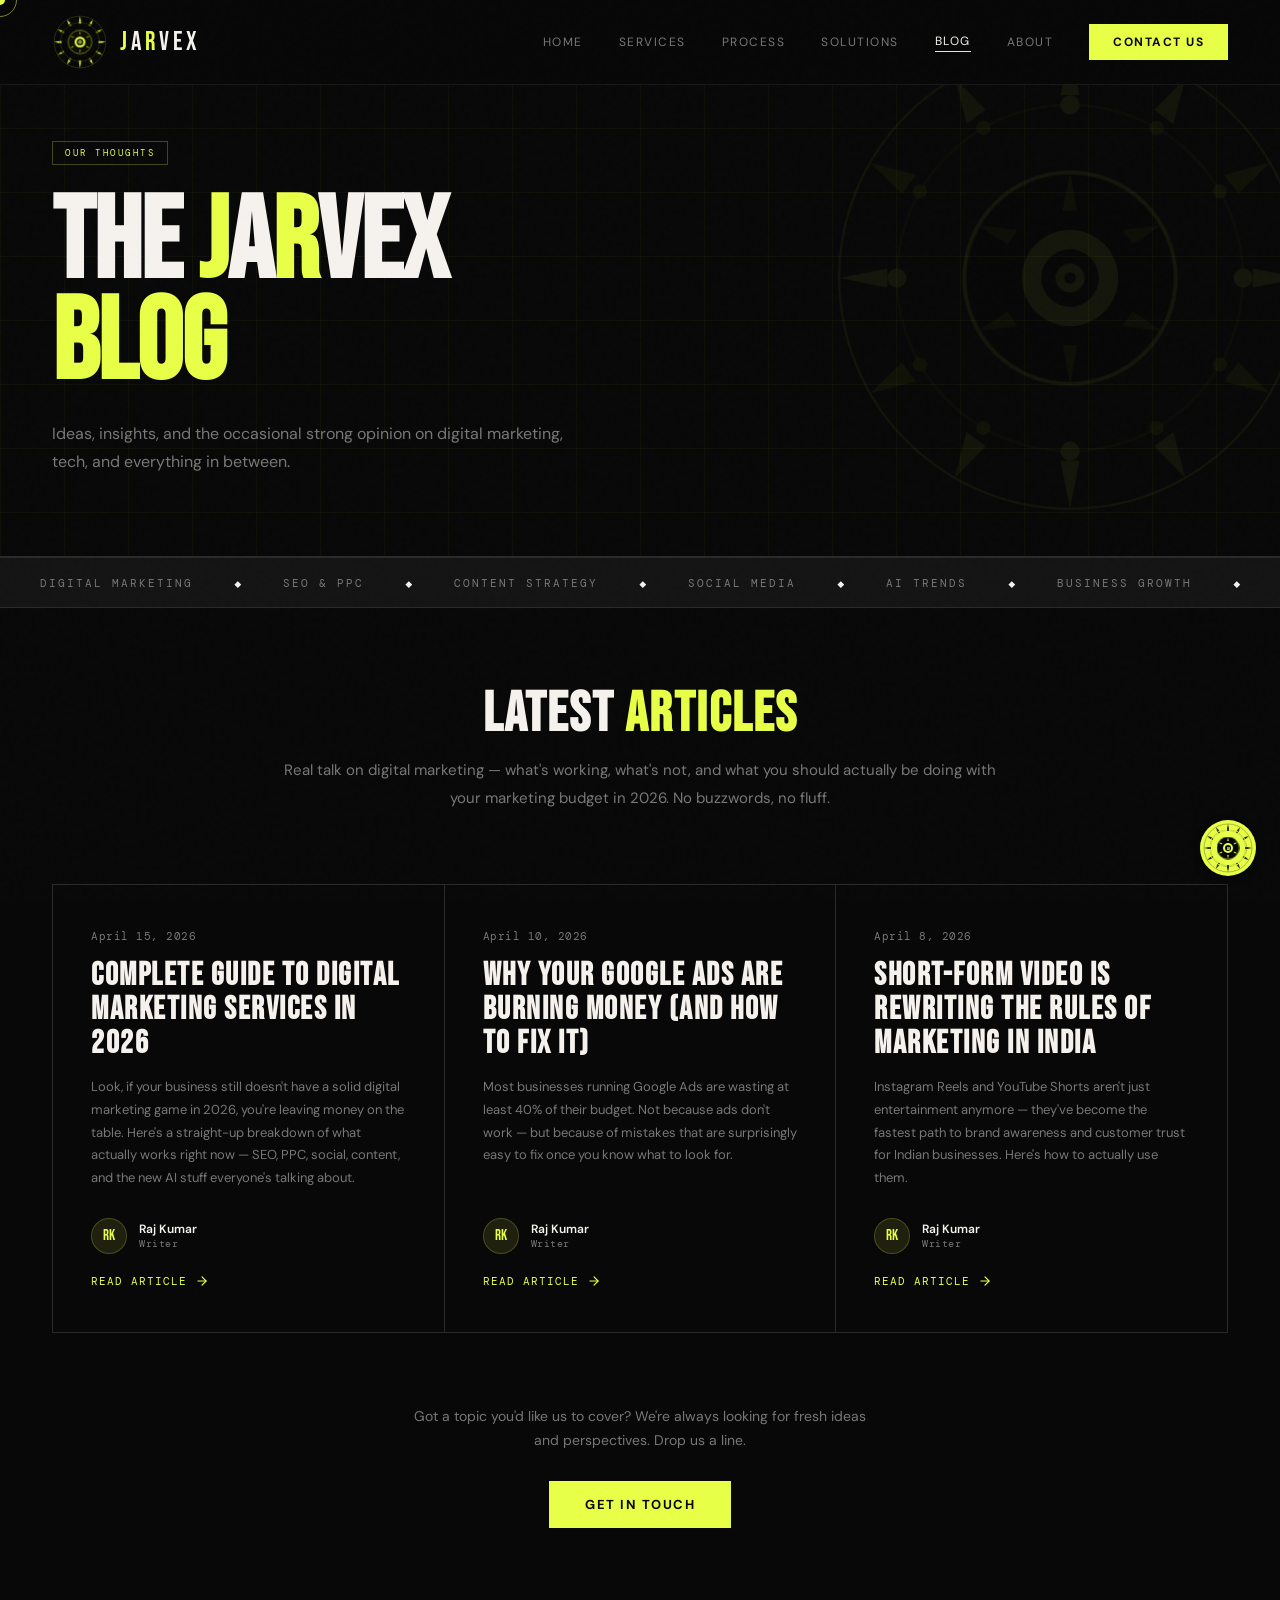
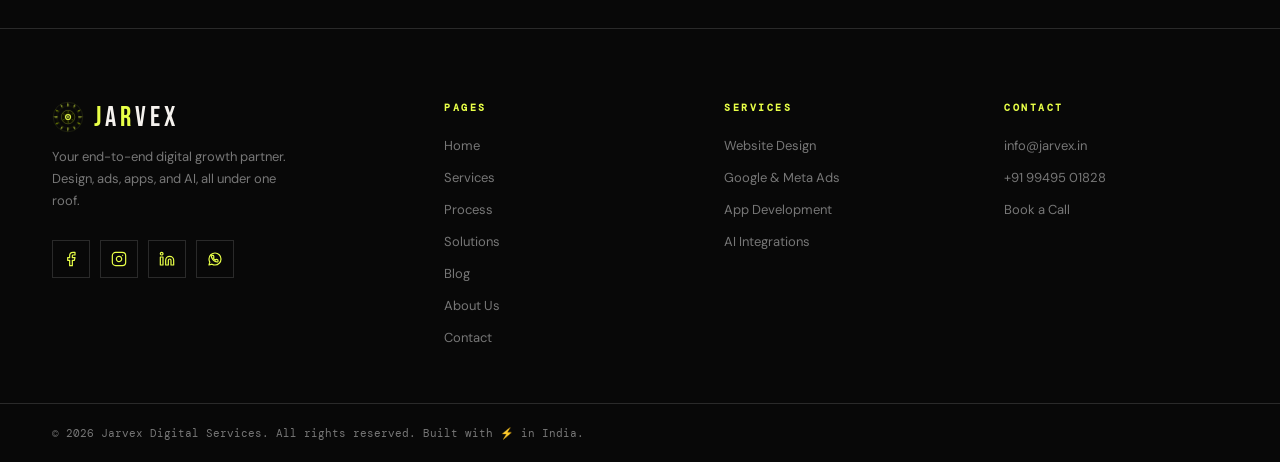
<file: blogs.html>
<!DOCTYPE html>
<html lang="en">
<head>
<meta charset="UTF-8"><meta name="viewport" content="width=device-width, initial-scale=1.0">
<link rel="icon" type="image/png" sizes="512x512" href="/favicon.png">
<link rel="icon" type="image/svg+xml" href="/favicon.svg">
<link rel="apple-touch-icon" sizes="180x180" href="/favicon.png">
<link rel="manifest" href="/site.webmanifest">
<meta name="theme-color" content="#0d0d0d">
<title>Blog | Jarvex – Digital Marketing Insights & Growth Strategies</title>
<meta name="description" content="Read the latest articles from Jarvex on digital marketing, SEO, paid ads, social media, and business growth strategies. Real insights for real businesses.">
<meta name="keywords" content="Jarvex blog, digital marketing blog India, SEO tips India 2026, Google Ads guide India, social media marketing India, short-form video marketing, content strategy 2026, business growth tips, digital marketing trends 2026, AI marketing blog, performance marketing insights India, Hyderabad digital marketing blog, answer engine optimization blog">
<meta name="author" content="Jarvex">
<meta name="robots" content="index, follow">
<link rel="canonical" href="https://jarvex.in/blogs">
<meta property="og:type" content="website">
<meta property="og:url" content="https://jarvex.in/blogs">
<meta property="og:title" content="Blog | Jarvex – Digital Marketing Insights & Growth Strategies">
<meta property="og:description" content="Real talk on SEO, paid ads, social media, and digital growth from the Jarvex team.">
<meta property="og:image" content="https://jarvex.in/favicon.svg">
<meta property="og:site_name" content="Jarvex">
<meta property="og:locale" content="en_IN">
<meta property="og:image:width" content="512">
<meta property="og:image:height" content="512">
<meta property="og:image:alt" content="Jarvex Digital Agency Logo">
<meta name="twitter:card" content="summary_large_image">
<meta name="twitter:title" content="Blog | Jarvex – Digital Marketing Insights">
<meta name="twitter:description" content="Real talk on SEO, paid ads, social media, and business growth from the Jarvex team.">
<meta name="twitter:image" content="https://jarvex.in/favicon.svg">
<meta name="twitter:image:alt" content="Jarvex Digital Agency Logo">
<meta name="geo.region" content="IN-TG">
<meta name="geo.placename" content="Hyderabad">
<meta name="geo.position" content="17.385044;78.486671">
<meta name="ICBM" content="17.385044, 78.486671">
<meta name="distribution" content="global">
<meta name="revisit-after" content="7 days">
<meta name="rating" content="general">
<meta name="format-detection" content="telephone=no">
<meta name="mobile-web-app-capable" content="yes">
<meta name="apple-mobile-web-app-capable" content="yes">
<meta name="apple-mobile-web-app-status-bar-style" content="black-translucent">
<meta name="ai-content-declaration" content="none">
<script type="application/ld+json">
{
  "@context": "https://schema.org",
  "@type": "Blog",
  "@id": "https://jarvex.in/blogs#blog",
  "url": "https://jarvex.in/blogs",
  "name": "Jarvex Blog",
  "description": "Insights on digital marketing, SEO, paid ads, social media, and business growth from the Jarvex team.",
  "publisher": {"@id": "https://jarvex.in/#organization"},
  "blogPost": [
    {
      "@type": "BlogPosting",
      "headline": "Complete Guide to Digital Marketing Services in 2026",
      "url": "https://jarvex.in/blog-digital-marketing-2026",
      "datePublished": "2026-04-15",
      "author": {"@type": "Person", "name": "Raj Kumar"},
      "description": "A no-nonsense breakdown of every digital marketing service that actually matters in 2026, from SEO to AI-powered automation."
    },
    {
      "@type": "BlogPosting",
      "headline": "Why Your Google Ads Are Burning Money (And How to Fix It)",
      "url": "https://jarvex.in/blog-google-ads-mistakes",
      "datePublished": "2026-04-10",
      "author": {"@type": "Person", "name": "Raj Kumar"},
      "description": "Common Google Ads mistakes that waste budget and the practical fixes that actually work — from someone who audits these accounts every week."
    },
    {
      "@type": "BlogPosting",
      "headline": "Short-Form Video is Rewriting the Rules of Marketing in India",
      "url": "https://jarvex.in/blog-short-form-video",
      "datePublished": "2026-04-08",
      "author": {"@type": "Person", "name": "Raj Kumar"},
      "description": "Why Instagram Reels and YouTube Shorts have become the most powerful marketing channel for Indian businesses right now."
    }
  ],
  "speakable": {
    "@type": "SpeakableSpecification",
    "cssSelector": ["title", "meta[name='description']"]
  }
}
</script>
<script type="application/ld+json">
{
  "@context": "https://schema.org",
  "@type": "BreadcrumbList",
  "itemListElement": [
    {"@type": "ListItem", "position": 1, "name": "Home", "item": "https://jarvex.in/"},
    {"@type": "ListItem", "position": 2, "name": "Blog", "item": "https://jarvex.in/blogs"}
  ]
}
</script>
<link rel="dns-prefetch" href="//fonts.googleapis.com">
<link rel="dns-prefetch" href="//fonts.gstatic.com">
<link rel="dns-prefetch" href="//www.googletagmanager.com">
<link rel="dns-prefetch" href="//www.google-analytics.com">
<link rel="preconnect" href="https://fonts.googleapis.com">
<link rel="preconnect" href="https://fonts.gstatic.com" crossorigin>
<link rel="stylesheet" href="https://fonts.googleapis.com/css2?family=Bebas+Neue&family=DM+Sans:ital,wght@0,300;0,400;0,500;0,600;1,400&family=DM+Mono:wght@400;500&display=swap" media="print" onload="this.media='all'">
<noscript><link rel="stylesheet" href="https://fonts.googleapis.com/css2?family=Bebas+Neue&family=DM+Sans:ital,wght@0,300;0,400;0,500;0,600;1,400&family=DM+Mono:wght@400;500&display=swap"></noscript>
<link rel="stylesheet" href="style.css">
<script>(function(){var t=Date.now()/1000;document.head.appendChild(Object.assign(document.createElement('style'),{textContent:'.kc-outer{animation-delay:-'+t%18+'s}.kc-middle{animation-delay:-'+t%12+'s}.kc-inner{animation-delay:-'+t%7+'s}.kc-center-dot{animation-delay:-'+t%3+'s}'}))})()</script>
<style>
.blog-wrap{padding:80px 52px 100px}
.blog-intro{max-width:720px;margin:0 auto 72px;text-align:center}
.blog-intro h2{font-family:'Bebas Neue',sans-serif;font-size:clamp(36px,5vw,56px);line-height:.95;letter-spacing:2px;margin-bottom:16px}
.blog-intro h2 em{font-style:normal;color:var(--accent)}
.blog-intro p{font-size:15px;color:var(--text-dim);line-height:1.85}
.blog-categories{display:flex;gap:10px;justify-content:center;margin-bottom:56px;flex-wrap:wrap}
.blog-cat{font-family:'DM Mono',monospace;font-size:11px;letter-spacing:1px;text-transform:uppercase;padding:8px 20px;border:1px solid var(--subtle);color:var(--text-dim);cursor:pointer;transition:all .3s;background:transparent}
.blog-cat:hover,.blog-cat.active{background:var(--accent);color:var(--black);border-color:var(--accent)}
.blog-grid{display:grid;grid-template-columns:repeat(3,1fr);gap:1px;background:var(--subtle);border:1px solid var(--subtle)}
.blog-card{background:var(--black);padding:0;cursor:none;position:relative;overflow:hidden;transition:background .3s}
.blog-card::before{content:'';position:absolute;inset:0;background:var(--accent);transform:scaleX(0);transform-origin:left;transition:transform .45s cubic-bezier(.77,0,.175,1);z-index:0}
.blog-card:hover::before{transform:scaleX(1)}
.blog-card:hover{background:var(--mid)}
.blog-card>*{position:relative;z-index:1}
.blog-card-inner{padding:44px 38px;display:flex;flex-direction:column;height:100%;min-height:380px;position:relative;z-index:1}
.blog-card .blog-tag{font-family:'DM Mono',monospace;font-size:10px;letter-spacing:1.5px;text-transform:uppercase;color:var(--accent);margin-bottom:20px;display:inline-block;transition:color .3s}
.blog-card:hover .blog-tag{color:var(--black)}
.blog-card .blog-date{font-family:'DM Mono',monospace;font-size:11px;color:var(--text-dim);letter-spacing:.5px;margin-bottom:16px;transition:color .3s}
.blog-card:hover .blog-date{color:var(--black)}
.blog-card h3{font-family:'Bebas Neue',sans-serif;font-size:clamp(24px,2.5vw,32px);letter-spacing:1.5px;line-height:1.05;margin-bottom:16px;color:var(--white);transition:color .3s}
.blog-card:hover h3{color:var(--black)}
.blog-card .blog-excerpt{font-size:13px;color:var(--text-dim);line-height:1.75;margin-bottom:28px;flex:1;transition:color .3s}
.blog-card:hover .blog-excerpt{color:var(--black)}
.blog-card .blog-author{display:flex;align-items:center;gap:12px;margin-top:auto}
.blog-card:hover .blog-avatar{background:rgba(0,0,0,.15);border-color:rgba(0,0,0,.3);color:var(--black)}
.blog-card:hover .blog-author-name{color:var(--black)}
.blog-card:hover .blog-author-role{color:rgba(13,13,13,.7)}
.blog-card:hover .blog-read-link{color:var(--black)}
.blog-avatar{width:36px;height:36px;background:rgba(232,255,71,.1);border:1px solid rgba(232,255,71,.2);border-radius:50%;display:flex;align-items:center;justify-content:center;font-family:'Bebas Neue',sans-serif;font-size:15px;color:var(--accent);flex-shrink:0}
.blog-author-name{font-size:12px;font-weight:600;color:var(--white)}
.blog-author-role{font-size:10px;color:var(--text-dim);font-family:'DM Mono',monospace;letter-spacing:.5px}
.blog-read-link{display:inline-flex;align-items:center;gap:8px;font-family:'DM Mono',monospace;font-size:11px;letter-spacing:1px;text-transform:uppercase;color:var(--accent);text-decoration:none;margin-top:20px;transition:gap .3s}
.blog-read-link:hover{gap:14px}
.blog-read-link svg{transition:transform .3s}
.blog-read-link:hover svg{transform:translateX(4px)}
.blog-cta{text-align:center;padding:72px 0 0}
.blog-cta p{font-size:14px;color:var(--text-dim);margin-bottom:28px;max-width:480px;margin-left:auto;margin-right:auto;line-height:1.7}
@media(max-width:767px){
  .blog-wrap{padding:48px 20px 72px}
  .blog-intro{margin-bottom:40px}
  .blog-intro h2{font-size:clamp(32px,7vw,48px)}
  .blog-intro p{font-size:14px}
  .blog-categories{margin-bottom:36px;gap:8px}
  .blog-cat{font-size:10px;padding:6px 14px}
  .blog-grid{grid-template-columns:1fr;gap:0}
  .blog-card-inner{padding:36px 20px;min-height:auto}
  .blog-card h3{font-size:clamp(22px,5vw,28px)}
  .blog-cta{padding:48px 0 0}
}
@media(max-width:479px){
  .blog-wrap{padding:40px 16px 60px}
  .blog-intro{margin-bottom:32px}
  .blog-intro h2{font-size:clamp(28px,8vw,40px)}
  .blog-intro p{font-size:13px}
  .blog-categories{margin-bottom:28px}
  .blog-grid{grid-template-columns:1fr;gap:0}
  .blog-card-inner{padding:28px 16px;min-height:auto}
  .blog-card h3{font-size:22px}
  .blog-card .blog-excerpt{font-size:12px;margin-bottom:20px}
  .blog-cta{padding:40px 0 0}
}
@media(min-width:768px) and (max-width:1023px){
  .blog-wrap{padding:60px 32px 80px}
  .blog-intro{margin-bottom:52px}
  .blog-grid{grid-template-columns:1fr 1fr;gap:0}
  .blog-card:last-child{grid-column:span 2}
  .blog-card-inner{padding:40px 32px;min-height:340px}
  .blog-cta{padding:56px 0 0}
}
</style>
<link rel="stylesheet" href="chatbot-styles.css" media="print" onload="this.media='all'">
<noscript><link rel="stylesheet" href="chatbot-styles.css"></noscript>
</head>
<body class="subpage">
<div id="progressBar"></div><div class="cursor" id="cursor"></div><div class="cursor-ring" id="cursorRing"></div>
<nav>
  <a href="/" class="logo-wrap"><svg class="kc-mark" width="44" height="44" viewBox="-52 -52 104 104"><circle r="48" fill="none" stroke="#e8ff47" stroke-width="0.5" opacity="0.55"/><g class="kc-outer"><polygon points="0,-48 2,-38 -2,-38" fill="#e8ff47" opacity="0.95"/><polygon points="24,-41.6 21.5,-32 17.5,-35" fill="#e8ff47" opacity="0.85"/><polygon points="41.6,-24 35,-17.5 32,-21.5" fill="#c8e800" opacity="0.78"/><polygon points="48,0 38,2 38,-2" fill="#e8ff47" opacity="0.95"/><polygon points="41.6,24 32,21.5 35,17.5" fill="#c8e800" opacity="0.78"/><polygon points="24,41.6 17.5,35 21.5,32" fill="#e8ff47" opacity="0.85"/><polygon points="0,48 -2,38 2,38" fill="#e8ff47" opacity="0.95"/><polygon points="-24,41.6 -21.5,32 -17.5,35" fill="#e8ff47" opacity="0.85"/><polygon points="-41.6,24 -35,17.5 -32,21.5" fill="#c8e800" opacity="0.78"/><polygon points="-48,0 -38,-2 -38,2" fill="#e8ff47" opacity="0.95"/><polygon points="-41.6,-24 -32,-21.5 -35,-17.5" fill="#c8e800" opacity="0.78"/><polygon points="-24,-41.6 -17.5,-35 -21.5,-32" fill="#e8ff47" opacity="0.85"/></g><circle r="36" fill="none" stroke="#e8ff47" stroke-width="0.6" opacity="0.4"/><g class="kc-middle"><circle cx="0" cy="-36" r="2" fill="#e8ff47"/><circle cx="18" cy="-31.2" r="1.5" fill="#c8e800" opacity="0.8"/><circle cx="31.2" cy="-18" r="1.5" fill="#c8e800" opacity="0.8"/><circle cx="36" cy="0" r="2" fill="#e8ff47"/><circle cx="31.2" cy="18" r="1.5" fill="#c8e800" opacity="0.8"/><circle cx="18" cy="31.2" r="1.5" fill="#c8e800" opacity="0.8"/><circle cx="0" cy="36" r="2" fill="#e8ff47"/><circle cx="-18" cy="31.2" r="1.5" fill="#c8e800" opacity="0.8"/><circle cx="-31.2" cy="18" r="1.5" fill="#c8e800" opacity="0.8"/><circle cx="-36" cy="0" r="2" fill="#e8ff47"/><circle cx="-31.2" cy="-18" r="1.5" fill="#c8e800" opacity="0.8"/><circle cx="-18" cy="-31.2" r="1.5" fill="#c8e800" opacity="0.8"/></g><circle r="22" fill="#0d0d00" stroke="#e8ff47" stroke-width="0.8"/><g class="kc-inner"><polygon points="0,-22 1.5,-14 -1.5,-14" fill="#7fa800" opacity="0.9"/><polygon points="19.1,-11 13,-7 11,-10" fill="#7fa800" opacity="0.8"/><polygon points="19.1,11 11,10 13,7" fill="#7fa800" opacity="0.8"/><polygon points="0,22 -1.5,14 1.5,14" fill="#7fa800" opacity="0.9"/><polygon points="-19.1,11 -13,7 -11,10" fill="#7fa800" opacity="0.8"/><polygon points="-19.1,-11 -11,-10 -13,-7" fill="#7fa800" opacity="0.8"/></g><circle r="10" fill="#e8ff47"/><circle r="6" fill="#080808"/><circle r="3" fill="#e8ff47" class="kc-center-dot"/><circle r="1.2" fill="#080808"/></svg><div class="logo-text"><span>J</span>A<span>R</span>VEX</div></a>
  <div class="nav-links" id="navLinks"><a href="/" class="nav-link">Home</a><a href="/services" class="nav-link">Services</a><a href="/process" class="nav-link">Process</a><a href="/pricing" class="nav-link">Solutions</a><a href="/blogs" class="nav-link active">Blog</a><a href="/about" class="nav-link">About</a><a href="/contact" class="nav-cta">Contact Us</a></div>
  <button class="nav-toggle" id="navToggle" onclick="toggleMenu()" aria-label="Toggle navigation menu"><span id="t1"></span><span id="t2"></span><span id="t3"></span></button>
</nav>

<div class="page-header">
  <div class="page-header-grid"></div>
  <svg class="page-header-kc" width="500" height="500" viewBox="-52 -52 104 104"><circle r="48" fill="none" stroke="#e8ff47" stroke-width="0.5" opacity="0.8"/><g class="kc-outer"><polygon points="0,-48 2,-38 -2,-38" fill="#e8ff47" opacity="0.95"/><polygon points="24,-41.6 21.5,-32 17.5,-35" fill="#e8ff47" opacity="0.85"/><polygon points="41.6,-24 35,-17.5 32,-21.5" fill="#c8e800" opacity="0.78"/><polygon points="48,0 38,2 38,-2" fill="#e8ff47" opacity="0.95"/><polygon points="41.6,24 32,21.5 35,17.5" fill="#c8e800" opacity="0.78"/><polygon points="24,41.6 17.5,35 21.5,32" fill="#e8ff47" opacity="0.85"/><polygon points="0,48 -2,38 2,38" fill="#e8ff47" opacity="0.95"/><polygon points="-24,41.6 -21.5,32 -17.5,35" fill="#e8ff47" opacity="0.85"/><polygon points="-41.6,24 -35,17.5 -32,21.5" fill="#c8e800" opacity="0.78"/><polygon points="-48,0 -38,-2 -38,2" fill="#e8ff47" opacity="0.95"/><polygon points="-41.6,-24 -32,-21.5 -35,-17.5" fill="#c8e800" opacity="0.78"/><polygon points="-24,-41.6 -17.5,-35 -21.5,-32" fill="#e8ff47" opacity="0.85"/></g><circle r="36" fill="none" stroke="#e8ff47" stroke-width="0.6" opacity="0.4"/><g class="kc-middle"><circle cx="0" cy="-36" r="2" fill="#e8ff47"/><circle cx="18" cy="-31.2" r="1.5" fill="#c8e800" opacity="0.8"/><circle cx="31.2" cy="-18" r="1.5" fill="#c8e800" opacity="0.8"/><circle cx="36" cy="0" r="2" fill="#e8ff47"/><circle cx="31.2" cy="18" r="1.5" fill="#c8e800" opacity="0.8"/><circle cx="18" cy="31.2" r="1.5" fill="#c8e800" opacity="0.8"/><circle cx="0" cy="36" r="2" fill="#e8ff47"/><circle cx="-18" cy="31.2" r="1.5" fill="#c8e800" opacity="0.8"/><circle cx="-31.2" cy="18" r="1.5" fill="#c8e800" opacity="0.8"/><circle cx="-36" cy="0" r="2" fill="#e8ff47"/><circle cx="-31.2" cy="-18" r="1.5" fill="#c8e800" opacity="0.8"/><circle cx="-18" cy="-31.2" r="1.5" fill="#c8e800" opacity="0.8"/></g><circle r="22" fill="#0d0d00" stroke="#e8ff47" stroke-width="0.8"/><g class="kc-inner"><polygon points="0,-22 1.5,-14 -1.5,-14" fill="#7fa800" opacity="0.9"/><polygon points="19.1,-11 13,-7 11,-10" fill="#7fa800" opacity="0.8"/><polygon points="19.1,11 11,10 13,7" fill="#7fa800" opacity="0.8"/><polygon points="0,22 -1.5,14 1.5,14" fill="#7fa800" opacity="0.9"/><polygon points="-19.1,11 -13,7 -11,10" fill="#7fa800" opacity="0.8"/><polygon points="-19.1,-11 -11,-10 -13,-7" fill="#7fa800" opacity="0.8"/></g><circle r="10" fill="#e8ff47"/><circle r="6" fill="#080808"/><circle r="3" fill="#e8ff47" class="kc-center-dot"/><circle r="1.2" fill="#080808"/></svg>
  <div class="page-badge">Our Thoughts</div>
  <h1 class="page-title">The <span class="hl">J</span>A<span class="hl">R</span>VEX<br><span class="hl">Blog</span></h1>
  <p class="page-sub">Ideas, insights, and the occasional strong opinion on digital marketing, tech, and everything in between.</p>
</div>

<div class="ticker"><div class="ticker-track"><span class="ticker-item">Digital Marketing</span><span class="ticker-dot">⬥</span><span class="ticker-item">SEO & PPC</span><span class="ticker-dot">⬥</span><span class="ticker-item">Content Strategy</span><span class="ticker-dot">⬥</span><span class="ticker-item">Social Media</span><span class="ticker-dot">⬥</span><span class="ticker-item">AI Trends</span><span class="ticker-dot">⬥</span><span class="ticker-item">Business Growth</span><span class="ticker-dot">⬥</span><span class="ticker-item">Digital Marketing</span><span class="ticker-dot">⬥</span><span class="ticker-item">SEO & PPC</span><span class="ticker-dot">⬥</span><span class="ticker-item">Content Strategy</span><span class="ticker-dot">⬥</span><span class="ticker-item">Social Media</span><span class="ticker-dot">⬥</span><span class="ticker-item">AI Trends</span><span class="ticker-dot">⬥</span><span class="ticker-item">Business Growth</span><span class="ticker-dot">⬥</span></div></div>

<div class="blog-wrap">
  <div class="blog-intro">
    <h2>Latest <em>Articles</em></h2>
    <p>Real talk on digital marketing — what's working, what's not, and what you should actually be doing with your marketing budget in 2026. No buzzwords, no fluff.</p>
  </div>

  <div class="blog-grid">

    <a href="/blog-digital-marketing-2026" class="blog-card anim-up" style="text-decoration:none;color:inherit">
      <div class="blog-card-inner">
        <span class="blog-date">April 15, 2026</span>
        <h3>Complete Guide to Digital Marketing Services in 2026</h3>
        <p class="blog-excerpt">Look, if your business still doesn't have a solid digital marketing game in 2026, you're leaving money on the table. Here's a straight-up breakdown of what actually works right now — SEO, PPC, social, content, and the new AI stuff everyone's talking about.</p>
        <div class="blog-author">
          <div class="blog-avatar">RK</div>
          <div><div class="blog-author-name">Raj Kumar</div><div class="blog-author-role">Writer</div></div>
        </div>
        <span class="blog-read-link">Read Article <svg width="14" height="14" viewBox="0 0 24 24" fill="none" stroke="currentColor" stroke-width="2" stroke-linecap="round" stroke-linejoin="round"><line x1="5" y1="12" x2="19" y2="12"/><polyline points="12 5 19 12 12 19"/></svg></span>
      </div>
    </a>

    <a href="/blog-google-ads-mistakes" class="blog-card anim-up" style="text-decoration:none;color:inherit">
      <div class="blog-card-inner">
        <span class="blog-date">April 10, 2026</span>
        <h3>Why Your Google Ads Are Burning Money (And How to Fix It)</h3>
        <p class="blog-excerpt">Most businesses running Google Ads are wasting at least 40% of their budget. Not because ads don't work — but because of mistakes that are surprisingly easy to fix once you know what to look for.</p>
        <div class="blog-author">
          <div class="blog-avatar">RK</div>
          <div><div class="blog-author-name">Raj Kumar</div><div class="blog-author-role">Writer</div></div>
        </div>
        <span class="blog-read-link">Read Article <svg width="14" height="14" viewBox="0 0 24 24" fill="none" stroke="currentColor" stroke-width="2" stroke-linecap="round" stroke-linejoin="round"><line x1="5" y1="12" x2="19" y2="12"/><polyline points="12 5 19 12 12 19"/></svg></span>
      </div>
    </a>

    <a href="/blog-short-form-video" class="blog-card anim-up" style="text-decoration:none;color:inherit">
      <div class="blog-card-inner">
        <span class="blog-date">April 8, 2026</span>
        <h3>Short-Form Video is Rewriting the Rules of Marketing in India</h3>
        <p class="blog-excerpt">Instagram Reels and YouTube Shorts aren't just entertainment anymore — they've become the fastest path to brand awareness and customer trust for Indian businesses. Here's how to actually use them.</p>
        <div class="blog-author">
          <div class="blog-avatar">RK</div>
          <div><div class="blog-author-name">Raj Kumar</div><div class="blog-author-role">Writer</div></div>
        </div>
        <span class="blog-read-link">Read Article <svg width="14" height="14" viewBox="0 0 24 24" fill="none" stroke="currentColor" stroke-width="2" stroke-linecap="round" stroke-linejoin="round"><line x1="5" y1="12" x2="19" y2="12"/><polyline points="12 5 19 12 12 19"/></svg></span>
      </div>
    </a>

  </div>

  <div class="blog-cta">
    <p>Got a topic you'd like us to cover? We're always looking for fresh ideas and perspectives. Drop us a line.</p>
    <a href="/contact" class="btn-primary">Get in Touch</a>
  </div>
</div>

<footer>
  <div class="footer-top">
    <div class="foot-brand">
      <div class="foot-logo-row"><svg class="kc-mark" width="32" height="32" viewBox="-52 -52 104 104"><circle r="48" fill="none" stroke="#e8ff47" stroke-width="0.5" opacity="0.55"/><g class="kc-outer"><polygon points="0,-48 2,-38 -2,-38" fill="#e8ff47" opacity="0.95"/><polygon points="24,-41.6 21.5,-32 17.5,-35" fill="#e8ff47" opacity="0.85"/><polygon points="41.6,-24 35,-17.5 32,-21.5" fill="#c8e800" opacity="0.78"/><polygon points="48,0 38,2 38,-2" fill="#e8ff47" opacity="0.95"/><polygon points="41.6,24 32,21.5 35,17.5" fill="#c8e800" opacity="0.78"/><polygon points="24,41.6 17.5,35 21.5,32" fill="#e8ff47" opacity="0.85"/><polygon points="0,48 -2,38 2,38" fill="#e8ff47" opacity="0.95"/><polygon points="-24,41.6 -21.5,32 -17.5,35" fill="#e8ff47" opacity="0.85"/><polygon points="-41.6,24 -35,17.5 -32,21.5" fill="#c8e800" opacity="0.78"/><polygon points="-48,0 -38,-2 -38,2" fill="#e8ff47" opacity="0.95"/><polygon points="-41.6,-24 -32,-21.5 -35,-17.5" fill="#c8e800" opacity="0.78"/><polygon points="-24,-41.6 -17.5,-35 -21.5,-32" fill="#e8ff47" opacity="0.85"/></g><circle r="36" fill="none" stroke="#e8ff47" stroke-width="0.6" opacity="0.4"/><g class="kc-middle"><circle cx="0" cy="-36" r="2" fill="#e8ff47"/><circle cx="18" cy="-31.2" r="1.5" fill="#c8e800" opacity="0.8"/><circle cx="31.2" cy="-18" r="1.5" fill="#c8e800" opacity="0.8"/><circle cx="36" cy="0" r="2" fill="#e8ff47"/><circle cx="31.2" cy="18" r="1.5" fill="#c8e800" opacity="0.8"/><circle cx="18" cy="31.2" r="1.5" fill="#c8e800" opacity="0.8"/><circle cx="0" cy="36" r="2" fill="#e8ff47"/><circle cx="-18" cy="31.2" r="1.5" fill="#c8e800" opacity="0.8"/><circle cx="-31.2" cy="18" r="1.5" fill="#c8e800" opacity="0.8"/><circle cx="-36" cy="0" r="2" fill="#e8ff47"/><circle cx="-31.2" cy="-18" r="1.5" fill="#c8e800" opacity="0.8"/><circle cx="-18" cy="-31.2" r="1.5" fill="#c8e800" opacity="0.8"/></g><circle r="22" fill="#0d0d00" stroke="#e8ff47" stroke-width="0.8"/><g class="kc-inner"><polygon points="0,-22 1.5,-14 -1.5,-14" fill="#7fa800" opacity="0.9"/><polygon points="19.1,-11 13,-7 11,-10" fill="#7fa800" opacity="0.8"/><polygon points="19.1,11 11,10 13,7" fill="#7fa800" opacity="0.8"/><polygon points="0,22 -1.5,14 1.5,14" fill="#7fa800" opacity="0.9"/><polygon points="-19.1,11 -13,7 -11,10" fill="#7fa800" opacity="0.8"/><polygon points="-19.1,-11 -11,-10 -13,-7" fill="#7fa800" opacity="0.8"/></g><circle r="10" fill="#e8ff47"/><circle r="6" fill="#080808"/><circle r="3" fill="#e8ff47" class="kc-center-dot"/><circle r="1.2" fill="#080808"/></svg><div class="foot-logo-text"><span>J</span>A<span>R</span>VEX</div></div>
      <p class="foot-tagline">Your end-to-end digital growth partner. Design, ads, apps, and AI, all under one roof.</p>
      <div class="foot-social"><a href="https://www.facebook.com/share/1B3qKfYeZm/?mibextid=wwXIfr" class="social-btn" target="_blank" rel="noopener noreferrer" title="Facebook"><svg width="16" height="16" viewBox="0 0 24 24" fill="none" stroke="#e8ff47" stroke-width="1.8" stroke-linecap="round" stroke-linejoin="round"><path d="M18 2h-3a5 5 0 0 0-5 5v3H7v4h3v8h4v-8h3l1-4h-4V7a1 1 0 0 1 1-1h3z"/></svg></a><a href="https://www.instagram.com/jarvex.in/" class="social-btn" target="_blank" rel="noopener noreferrer" title="Instagram"><svg width="16" height="16" viewBox="0 0 24 24" fill="none" stroke="#e8ff47" stroke-width="1.8" stroke-linecap="round" stroke-linejoin="round"><rect x="2" y="2" width="20" height="20" rx="5" ry="5"/><path d="M16 11.37A4 4 0 1 1 12.63 8 4 4 0 0 1 16 11.37z"/><line x1="17.5" y1="6.5" x2="17.51" y2="6.5"/></svg></a><a href="https://www.linkedin.com/company/jarvexin/" class="social-btn" target="_blank" rel="noopener noreferrer" title="LinkedIn"><svg width="16" height="16" viewBox="0 0 24 24" fill="none" stroke="#e8ff47" stroke-width="1.8" stroke-linecap="round" stroke-linejoin="round"><path d="M16 8a6 6 0 0 1 6 6v7h-4v-7a2 2 0 0 0-2-2 2 2 0 0 0-2 2v7h-4v-7a6 6 0 0 1 6-6z"/><rect x="2" y="9" width="4" height="12"/><circle cx="4" cy="4" r="2"/></svg></a><a href="https://wa.me/919949501828" class="social-btn" target="_blank" rel="noopener noreferrer" title="WhatsApp"><svg width="16" height="16" viewBox="0 0 24 24" fill="none" stroke="#e8ff47" stroke-width="1.8" stroke-linecap="round" stroke-linejoin="round"><path d="M12 3a9 9 0 1 1 0 18c-1.64 0-3.18-.44-4.5-1.2L3 21l1.21-4.38A8.96 8.96 0 0 1 3 12 9 9 0 0 1 12 3z"/><path d="M16.5 14.08v1.42a1 1 0 0 1-1.08 1 9.9 9.9 0 0 1-4.32-1.54 9.75 9.75 0 0 1-3-3 9.9 9.9 0 0 1-1.54-4.34 1 1 0 0 1 1-1.09h1.42a1 1 0 0 1 1 .86c.06.48.18.95.34 1.4a1 1 0 0 1-.22 1.06l-.6.6a8 8 0 0 0 3 3l.6-.6a1 1 0 0 1 1.06-.22c.45.17.92.28 1.4.34a1 1 0 0 1 .86 1.01z"/></svg></a></div>
    </div>
    <div class="footer-col"><h5>Pages</h5><ul><li><a href="/">Home</a></li><li><a href="/services">Services</a></li><li><a href="/process">Process</a></li><li><a href="/pricing">Solutions</a></li><li><a href="/blogs">Blog</a></li><li><a href="/about">About Us</a></li><li><a href="/contact">Contact</a></li></ul></div>
    <div class="footer-col"><h5>Services</h5><ul><li><a href="/services">Website Design</a></li><li><a href="/services">Google &amp; Meta Ads</a></li><li><a href="/services">App Development</a></li><li><a href="/services">AI Integrations</a></li></ul></div>
    <div class="footer-col"><h5>Contact</h5><ul><li><a href="mailto:info@jarvex.in">info@jarvex.in</a></li><li><a href="tel:+91XXXXXXXXXX">+91 99495 01828</a></li><li><a href="/contact">Book a Call</a></li></ul></div>
  </div>
  <div class="footer-bottom">
    <div class="footer-copy">&copy; 2026 Jarvex Digital Services. All rights reserved. Built with &#9889; in India.</div>
  </div>
</footer>
<script src="shared.js" defer></script>
<script src="chatbot.js" defer></script>
</body>
</html>
</file>
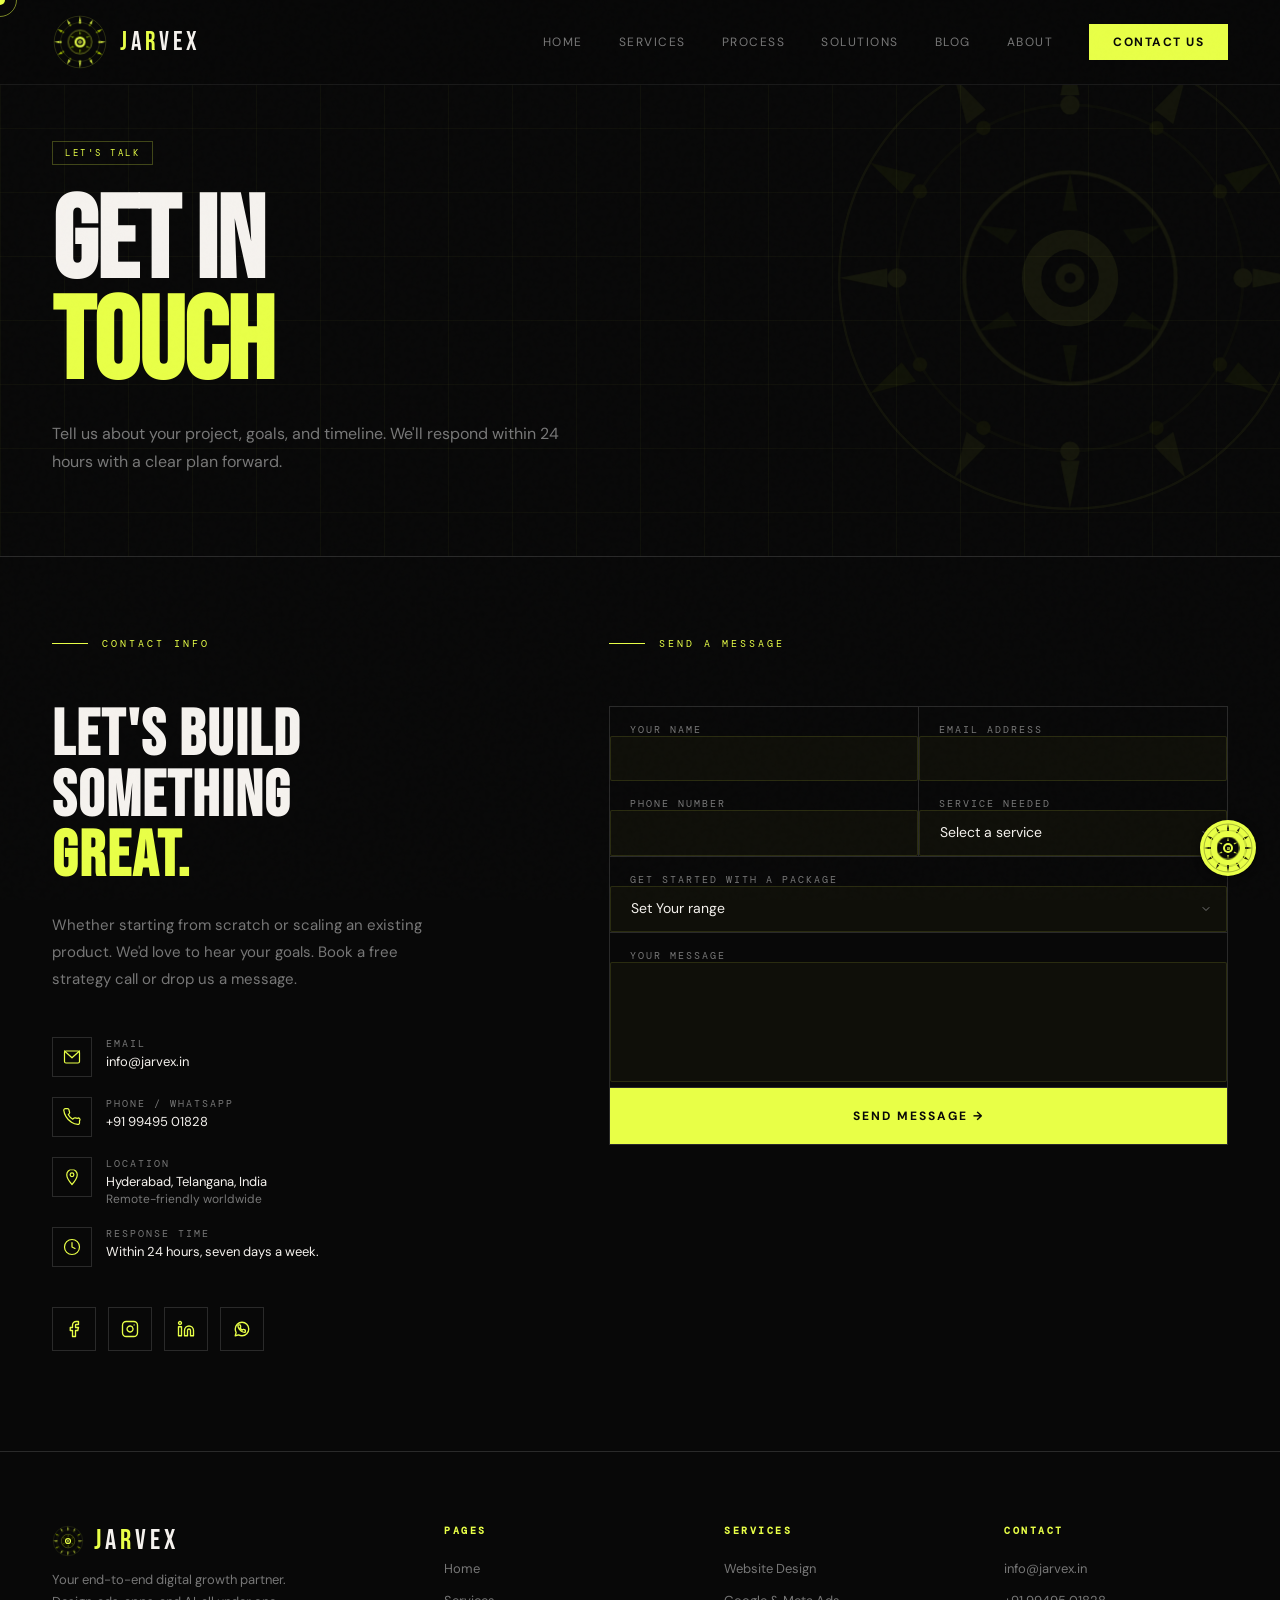
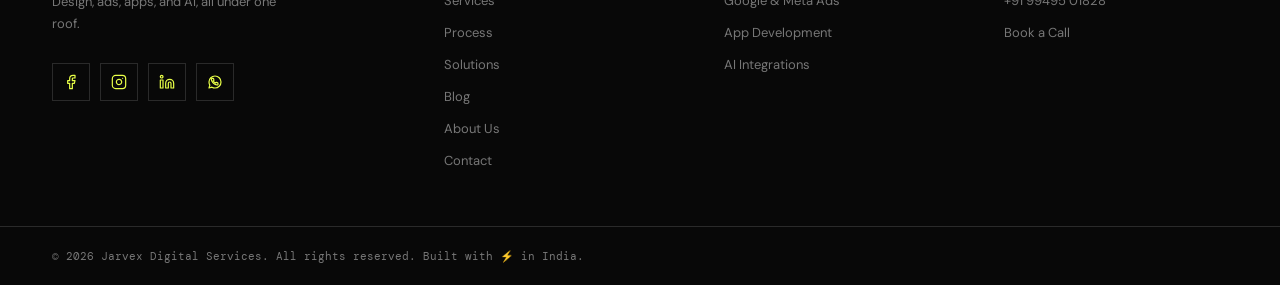
<file: contact.html>
<!DOCTYPE html>
<html lang="en">
<head>
<meta charset="UTF-8"><meta name="viewport" content="width=device-width, initial-scale=1.0">
<link rel="icon" type="image/png" sizes="512x512" href="/favicon.png">
<link rel="icon" type="image/svg+xml" href="/favicon.svg">
<link rel="apple-touch-icon" sizes="180x180" href="/favicon.png">
<link rel="manifest" href="/site.webmanifest">
<meta name="theme-color" content="#0d0d0d">
<title>Contact Jarvex | Get In Touch With Us</title>
<meta name="description" content="Contact Jarvex for website design, Google & Meta ads, app development, and AI integration services. Reach us at info@jarvex.in or +91 99495 01828.">
<meta name="keywords" content="contact Jarvex, Jarvex contact, hire digital agency India, website design inquiry, Google Ads consultation, digital marketing contact Hyderabad, jarvex.in contact, info@jarvex.in, digital agency phone number India, get a quote digital marketing, free consultation digital agency Hyderabad, contact digital marketing company Telangana">
<meta name="author" content="Jarvex">
<meta name="robots" content="index, follow">
<link rel="canonical" href="https://jarvex.in/contact">
<meta property="og:type" content="website">
<meta property="og:url" content="https://jarvex.in/contact">
<meta property="og:title" content="Contact Jarvex | Get In Touch With Us">
<meta property="og:description" content="Contact Jarvex for website design, ads, app development, and AI integration. Email: info@jarvex.in | Phone: +91 99495 01828.">
<meta property="og:image" content="https://jarvex.in/favicon.svg">
<meta property="og:site_name" content="Jarvex">
<meta property="og:locale" content="en_IN">
<meta property="og:image:width" content="512">
<meta property="og:image:height" content="512">
<meta property="og:image:alt" content="Jarvex Digital Agency Logo">
<meta name="twitter:card" content="summary_large_image">
<meta name="twitter:title" content="Contact Jarvex">
<meta name="twitter:description" content="Get in touch with Jarvex for digital services. Email: info@jarvex.in | Phone: +91 99495 01828.">
<meta name="twitter:image" content="https://jarvex.in/favicon.svg">
<meta name="twitter:image:alt" content="Jarvex Digital Agency Logo">
<meta name="geo.region" content="IN-TG">
<meta name="geo.placename" content="Hyderabad">
<meta name="geo.position" content="17.385044;78.486671">
<meta name="ICBM" content="17.385044, 78.486671">
<meta name="distribution" content="global">
<meta name="revisit-after" content="7 days">
<meta name="rating" content="general">
<meta name="format-detection" content="telephone=no">
<meta name="mobile-web-app-capable" content="yes">
<meta name="apple-mobile-web-app-capable" content="yes">
<meta name="apple-mobile-web-app-status-bar-style" content="black-translucent">
<meta name="ai-content-declaration" content="none">
<script type="application/ld+json">
{
  "@context": "https://schema.org",
  "@type": "ContactPage",
  "@id": "https://jarvex.in/contact#webpage",
  "url": "https://jarvex.in/contact",
  "name": "Contact Jarvex | Get In Touch",
  "description": "Contact Jarvex for digital services including website design, Google & Meta ads, app development, and AI integrations.",
  "isPartOf": {"@id": "https://jarvex.in/#website"},
  "about": {"@id": "https://jarvex.in/#organization"},
  "speakable": {
    "@type": "SpeakableSpecification",
    "cssSelector": ["title", "meta[name='description']"]
  }
}
</script>
<script type="application/ld+json">
{
  "@context": "https://schema.org",
  "@type": "LocalBusiness",
  "@id": "https://jarvex.in/#localbusiness",
  "name": "Jarvex",
  "url": "https://jarvex.in",
  "logo": "https://jarvex.in/favicon.png",
  "description": "Jarvex is a digital agency offering website design, Google & Meta Ads, mobile app development, and AI integrations for businesses in India.",
  "email": "info@jarvex.in",
  "telephone": "+919949501828",
  "contactPoint": [
    {"@type": "ContactPoint", "telephone": "+919949501828", "contactType": "customer service", "availableLanguage": ["English", "Hindi"], "contactOption": "TollFree"},
    {"@type": "ContactPoint", "email": "info@jarvex.in", "contactType": "customer support"}
  ],
  "areaServed": {"@type": "Country", "name": "India"},
  "sameAs": [
    "https://www.facebook.com/share/1B3qKfYeZm",
    "https://www.instagram.com/jarvex.in",
    "https://www.linkedin.com/company/jarvexin"
  ],
  "address": {
    "@type": "PostalAddress",
    "addressLocality": "Hyderabad",
    "addressRegion": "Telangana",
    "addressCountry": "IN"
  },
  "geo": {
    "@type": "GeoCoordinates",
    "latitude": 17.385044,
    "longitude": 78.486671
  },
  "priceRange": "$$",
  "openingHours": "Mo-Sa 09:00-18:00"
}
</script>
<script type="application/ld+json">
{
  "@context": "https://schema.org",
  "@type": "BreadcrumbList",
  "itemListElement": [
    {"@type": "ListItem", "position": 1, "name": "Home", "item": "https://jarvex.in/"},
    {"@type": "ListItem", "position": 2, "name": "Contact", "item": "https://jarvex.in/contact"}
  ]
}
</script>
<link rel="dns-prefetch" href="//fonts.googleapis.com">
<link rel="dns-prefetch" href="//fonts.gstatic.com">
<link rel="dns-prefetch" href="//www.googletagmanager.com">
<link rel="dns-prefetch" href="//www.google-analytics.com">
<link rel="preconnect" href="https://fonts.googleapis.com">
<link rel="preconnect" href="https://fonts.gstatic.com" crossorigin>
<link rel="stylesheet" href="https://fonts.googleapis.com/css2?family=Bebas+Neue&family=DM+Sans:ital,wght@0,300;0,400;0,500;0,600;1,400&family=DM+Mono:wght@400;500&display=swap" media="print" onload="this.media='all'">
<noscript><link rel="stylesheet" href="https://fonts.googleapis.com/css2?family=Bebas+Neue&family=DM+Sans:ital,wght@0,300;0,400;0,500;0,600;1,400&family=DM+Mono:wght@400;500&display=swap"></noscript>
<link rel="stylesheet" href="style.css">
<script>(function(){var t=Date.now()/1000;document.head.appendChild(Object.assign(document.createElement('style'),{textContent:'.kc-outer{animation-delay:-'+t%18+'s}.kc-middle{animation-delay:-'+t%12+'s}.kc-inner{animation-delay:-'+t%7+'s}.kc-center-dot{animation-delay:-'+t%3+'s}'}))})()</script>
<style>
.contact-wrap{padding:80px 52px 100px;display:grid;grid-template-columns:1fr 1.3fr;gap:80px}
.contact-left h2{font-family:'Bebas Neue',sans-serif;font-size:clamp(48px,5vw,72px);line-height:.95;letter-spacing:2px;margin-bottom:24px}
.contact-left h2 span{color:var(--accent)}
.contact-left>p{font-size:15px;color:var(--text-dim);line-height:1.8;max-width:400px;margin-bottom:44px}
.contact-info{display:flex;flex-direction:column;gap:20px}
.ci-item{display:flex;align-items:flex-start;gap:14px}
.ci-icon{width:40px;height:40px;border:1px solid var(--subtle);display:flex;align-items:center;justify-content:center;font-size:15px;flex-shrink:0}
.ci-label{font-size:10px;color:var(--text-dim);letter-spacing:2px;font-family:'DM Mono',monospace;text-transform:uppercase;margin-bottom:3px}
.ci-val{font-size:13px;color:var(--white)}
.ci-val a{color:var(--white);text-decoration:none}
.ci-val a:hover{color:var(--accent)}
.contact-form-wrap{border:1px solid var(--subtle)}
.form-row{display:grid;grid-template-columns:1fr 1fr;gap:1px;background:var(--subtle)}
.form-group{background:var(--black)}
.form-group.full{background:var(--black);border-top:1px solid var(--subtle)}
.form-group label{display:block;font-size:10px;color:var(--text-dim);letter-spacing:2px;text-transform:uppercase;font-family:'DM Mono',monospace;padding:16px 20px 0}
.form-group input,.form-group textarea,.form-group select{width:100%;box-sizing:border-box;background:rgba(232,255,71,0.03);border:1px solid rgba(232,255,71,0.12);border-radius:2px;outline:none;padding:12px 20px;color:var(--white);font-family:'DM Sans',sans-serif;font-size:14px;line-height:1.4;cursor:none;resize:none;transition:border-color .25s,background-color .25s}
.form-group input:focus,.form-group textarea:focus,.form-group select:focus{border-color:rgba(232,255,71,0.45);background-color:rgba(232,255,71,0.06)}
.form-group select{appearance:none;-webkit-appearance:none;padding-right:36px;background-image:url("data:image/svg+xml,%3Csvg xmlns='http://www.w3.org/2000/svg' width='12' height='12' viewBox='0 0 24 24' fill='none' stroke='%23777' stroke-width='2' stroke-linecap='round' stroke-linejoin='round'%3E%3Cpolyline points='6 9 12 15 18 9'/%3E%3C/svg%3E");background-repeat:no-repeat;background-position:right 14px center;background-size:12px 12px}
.form-group select option{background:var(--mid);color:var(--white)}
.form-group textarea{min-height:120px}
.form-submit-btn{background:var(--accent);border:none;color:var(--black);padding:20px 32px;font-family:'DM Sans',sans-serif;font-weight:700;font-size:12px;letter-spacing:2px;text-transform:uppercase;cursor:none;width:100%;transition:background .2s;border-top:1px solid var(--subtle)}
.form-submit-btn:hover{background:#fff}
.form-success-msg{display:none;padding:36px;text-align:center;background:rgba(232,255,71,.05);border-top:1px solid rgba(232,255,71,.2)}
.form-success-msg p{color:var(--accent);font-family:'DM Mono',monospace;font-size:13px}
.social-links-row{display:flex;gap:12px;margin-top:40px}
@media(max-width:767px){
  .contact-wrap{grid-template-columns:1fr;padding:48px 20px 72px;gap:40px}
  .contact-left h2{font-size:clamp(38px,6vw,56px);margin-bottom:20px}
  .contact-left>p{font-size:14px;margin-bottom:32px}
  .contact-info{gap:18px}
  .ci-item{gap:14px}
  .ci-icon{width:38px;height:38px;font-size:14px}
  .ci-label{font-size:9px}
  .ci-val{font-size:13px}
  .form-group label{font-size:9px;padding:14px 18px 0}
  .form-group input,.form-group textarea,.form-group select{padding:11px 18px;font-size:13px}
  .form-group textarea{min-height:110px}
  .form-submit-btn{padding:16px 20px;font-size:11px}
  .form-row{gap:0}
  .social-links-row{gap:10px;margin-top:32px}
}
@media(max-width:479px){
  .contact-wrap{grid-template-columns:1fr;padding:40px 16px 60px;gap:32px}
  .contact-left h2{font-size:clamp(32px,7vw,44px);margin-bottom:16px}
  .contact-left>p{font-size:13px;margin-bottom:28px}
  .contact-info{gap:16px}
  .ci-item{gap:12px}
  .ci-icon{width:36px;height:36px;font-size:14px}
  .ci-label{font-size:9px}
  .ci-val{font-size:12px}
  .form-group label{font-size:9px;padding:12px 16px 0}
  .form-group input,.form-group textarea,.form-group select{padding:10px 16px;font-size:13px}
  .form-group textarea{min-height:100px}
  .form-submit-btn{padding:14px 16px;font-size:11px}
  .form-row{gap:0}
  .social-links-row{gap:10px;margin-top:28px}
}
@media(min-width:768px) and (max-width:1023px){
  .contact-wrap{grid-template-columns:1fr;padding:60px 32px 80px;gap:48px}
  .contact-left h2{font-size:clamp(44px,5vw,64px)}
  .contact-left>p{font-size:15px}
  .contact-info{gap:20px}
  .ci-item{gap:14px}
  .ci-icon{width:40px;height:40px}
  .form-row{grid-template-columns:1fr}
  .form-group label{padding:16px 20px 0}
  .form-group input,.form-group textarea,.form-group select{padding:12px 20px}
  .form-submit-btn{padding:18px 28px}
}
</style>
<link rel="stylesheet" href="chatbot-styles.css" media="print" onload="this.media='all'">
<noscript><link rel="stylesheet" href="chatbot-styles.css"></noscript>
</head>
<body class="subpage">
<div id="progressBar"></div><div class="cursor" id="cursor"></div><div class="cursor-ring" id="cursorRing"></div>
<nav>
  <a href="/" class="logo-wrap"><svg class="kc-mark" width="44" height="44" viewBox="-52 -52 104 104"><circle r="48" fill="none" stroke="#e8ff47" stroke-width="0.5" opacity="0.55"/><g class="kc-outer"><polygon points="0,-48 2,-38 -2,-38" fill="#e8ff47" opacity="0.95"/><polygon points="24,-41.6 21.5,-32 17.5,-35" fill="#e8ff47" opacity="0.85"/><polygon points="41.6,-24 35,-17.5 32,-21.5" fill="#c8e800" opacity="0.78"/><polygon points="48,0 38,2 38,-2" fill="#e8ff47" opacity="0.95"/><polygon points="41.6,24 32,21.5 35,17.5" fill="#c8e800" opacity="0.78"/><polygon points="24,41.6 17.5,35 21.5,32" fill="#e8ff47" opacity="0.85"/><polygon points="0,48 -2,38 2,38" fill="#e8ff47" opacity="0.95"/><polygon points="-24,41.6 -21.5,32 -17.5,35" fill="#e8ff47" opacity="0.85"/><polygon points="-41.6,24 -35,17.5 -32,21.5" fill="#c8e800" opacity="0.78"/><polygon points="-48,0 -38,-2 -38,2" fill="#e8ff47" opacity="0.95"/><polygon points="-41.6,-24 -32,-21.5 -35,-17.5" fill="#c8e800" opacity="0.78"/><polygon points="-24,-41.6 -17.5,-35 -21.5,-32" fill="#e8ff47" opacity="0.85"/></g><circle r="36" fill="none" stroke="#e8ff47" stroke-width="0.6" opacity="0.4"/><g class="kc-middle"><circle cx="0" cy="-36" r="2" fill="#e8ff47"/><circle cx="18" cy="-31.2" r="1.5" fill="#c8e800" opacity="0.8"/><circle cx="31.2" cy="-18" r="1.5" fill="#c8e800" opacity="0.8"/><circle cx="36" cy="0" r="2" fill="#e8ff47"/><circle cx="31.2" cy="18" r="1.5" fill="#c8e800" opacity="0.8"/><circle cx="18" cy="31.2" r="1.5" fill="#c8e800" opacity="0.8"/><circle cx="0" cy="36" r="2" fill="#e8ff47"/><circle cx="-18" cy="31.2" r="1.5" fill="#c8e800" opacity="0.8"/><circle cx="-31.2" cy="18" r="1.5" fill="#c8e800" opacity="0.8"/><circle cx="-36" cy="0" r="2" fill="#e8ff47"/><circle cx="-31.2" cy="-18" r="1.5" fill="#c8e800" opacity="0.8"/><circle cx="-18" cy="-31.2" r="1.5" fill="#c8e800" opacity="0.8"/></g><circle r="22" fill="#0d0d00" stroke="#e8ff47" stroke-width="0.8"/><g class="kc-inner"><polygon points="0,-22 1.5,-14 -1.5,-14" fill="#7fa800" opacity="0.9"/><polygon points="19.1,-11 13,-7 11,-10" fill="#7fa800" opacity="0.8"/><polygon points="19.1,11 11,10 13,7" fill="#7fa800" opacity="0.8"/><polygon points="0,22 -1.5,14 1.5,14" fill="#7fa800" opacity="0.9"/><polygon points="-19.1,11 -13,7 -11,10" fill="#7fa800" opacity="0.8"/><polygon points="-19.1,-11 -11,-10 -13,-7" fill="#7fa800" opacity="0.8"/></g><circle r="10" fill="#e8ff47"/><circle r="6" fill="#080808"/><circle r="3" fill="#e8ff47" class="kc-center-dot"/><circle r="1.2" fill="#080808"/></svg><div class="logo-text"><span>J</span>A<span>R</span>VEX</div></a>
  <div class="nav-links" id="navLinks"><a href="/" class="nav-link">Home</a><a href="/services" class="nav-link">Services</a><a href="/process" class="nav-link">Process</a><a href="/pricing" class="nav-link">Solutions</a><a href="/blogs" class="nav-link">Blog</a><a href="/about" class="nav-link">About</a><a href="/contact" class="nav-cta">Contact Us</a></div>
  <button class="nav-toggle" id="navToggle" onclick="toggleMenu()" aria-label="Toggle navigation menu"><span id="t1"></span><span id="t2"></span><span id="t3"></span></button>
</nav>

<div class="page-header">
  <div class="page-header-grid"></div>
  <svg class="page-header-kc" width="500" height="500" viewBox="-52 -52 104 104"><circle r="48" fill="none" stroke="#e8ff47" stroke-width="0.5" opacity="0.8"/><g class="kc-outer"><polygon points="0,-48 2,-38 -2,-38" fill="#e8ff47" opacity="0.95"/><polygon points="24,-41.6 21.5,-32 17.5,-35" fill="#e8ff47" opacity="0.85"/><polygon points="41.6,-24 35,-17.5 32,-21.5" fill="#c8e800" opacity="0.78"/><polygon points="48,0 38,2 38,-2" fill="#e8ff47" opacity="0.95"/><polygon points="41.6,24 32,21.5 35,17.5" fill="#c8e800" opacity="0.78"/><polygon points="24,41.6 17.5,35 21.5,32" fill="#e8ff47" opacity="0.85"/><polygon points="0,48 -2,38 2,38" fill="#e8ff47" opacity="0.95"/><polygon points="-24,41.6 -21.5,32 -17.5,35" fill="#e8ff47" opacity="0.85"/><polygon points="-41.6,24 -35,17.5 -32,21.5" fill="#c8e800" opacity="0.78"/><polygon points="-48,0 -38,-2 -38,2" fill="#e8ff47" opacity="0.95"/><polygon points="-41.6,-24 -32,-21.5 -35,-17.5" fill="#c8e800" opacity="0.78"/><polygon points="-24,-41.6 -17.5,-35 -21.5,-32" fill="#e8ff47" opacity="0.85"/></g><circle r="36" fill="none" stroke="#e8ff47" stroke-width="0.6" opacity="0.4"/><g class="kc-middle"><circle cx="0" cy="-36" r="2" fill="#e8ff47"/><circle cx="18" cy="-31.2" r="1.5" fill="#c8e800" opacity="0.8"/><circle cx="31.2" cy="-18" r="1.5" fill="#c8e800" opacity="0.8"/><circle cx="36" cy="0" r="2" fill="#e8ff47"/><circle cx="31.2" cy="18" r="1.5" fill="#c8e800" opacity="0.8"/><circle cx="18" cy="31.2" r="1.5" fill="#c8e800" opacity="0.8"/><circle cx="0" cy="36" r="2" fill="#e8ff47"/><circle cx="-18" cy="31.2" r="1.5" fill="#c8e800" opacity="0.8"/><circle cx="-31.2" cy="18" r="1.5" fill="#c8e800" opacity="0.8"/><circle cx="-36" cy="0" r="2" fill="#e8ff47"/><circle cx="-31.2" cy="-18" r="1.5" fill="#c8e800" opacity="0.8"/><circle cx="-18" cy="-31.2" r="1.5" fill="#c8e800" opacity="0.8"/></g><circle r="22" fill="#0d0d00" stroke="#e8ff47" stroke-width="0.8"/><g class="kc-inner"><polygon points="0,-22 1.5,-14 -1.5,-14" fill="#7fa800" opacity="0.9"/><polygon points="19.1,-11 13,-7 11,-10" fill="#7fa800" opacity="0.8"/><polygon points="19.1,11 11,10 13,7" fill="#7fa800" opacity="0.8"/><polygon points="0,22 -1.5,14 1.5,14" fill="#7fa800" opacity="0.9"/><polygon points="-19.1,11 -13,7 -11,10" fill="#7fa800" opacity="0.8"/><polygon points="-19.1,-11 -11,-10 -13,-7" fill="#7fa800" opacity="0.8"/></g><circle r="10" fill="#e8ff47"/><circle r="6" fill="#080808"/><circle r="3" fill="#e8ff47" class="kc-center-dot"/><circle r="1.2" fill="#080808"/></svg>
  <div class="page-badge">Let's Talk</div>
  <h1 class="page-title">Get In<br><span class="hl">Touch</span></h1>
  <p class="page-sub">Tell us about your project, goals, and timeline. We'll respond within 24 hours with a clear plan forward.</p>
</div>

<div class="contact-wrap">
  <div class="contact-left">
    <div class="section-label">Contact Info</div>
    <h2>Let's build<br>something<br><span>great.</span></h2>
    <p>Whether starting from scratch or scaling an existing product. We'd love to hear your goals. Book a free strategy call or drop us a message.</p>
    <div class="contact-info">
      <div class="ci-item"><div class="ci-icon"><svg width="18" height="18" viewBox="0 0 24 24" fill="none" stroke="#e8ff47" stroke-width="1.6" stroke-linecap="round" stroke-linejoin="round"><rect x="2" y="4" width="20" height="16" rx="2"/><polyline points="2,4 12,13 22,4"/></svg></div><div><div class="ci-label">Email</div><div class="ci-val"><a href="mailto:info@jarvex.in">info@jarvex.in</a></div></div></div>
      <div class="ci-item"><div class="ci-icon"><svg width="18" height="18" viewBox="0 0 24 24" fill="none" stroke="#e8ff47" stroke-width="1.6" stroke-linecap="round" stroke-linejoin="round"><path d="M22 16.92v3a2 2 0 0 1-2.18 2 19.79 19.79 0 0 1-8.63-3.07A19.5 19.5 0 0 1 4.07 11.5a19.79 19.79 0 0 1-3.07-8.67A2 2 0 0 1 3 .82h3a2 2 0 0 1 2 1.72c.127.96.361 1.903.7 2.81a2 2 0 0 1-.45 2.11L7.09 8.91a16 16 0 0 0 6 6l1.27-1.27a2 2 0 0 1 2.11-.45c.907.339 1.85.573 2.81.7A2 2 0 0 1 22 16.92z"/></svg></div><div><div class="ci-label">Phone / WhatsApp</div><div class="ci-val"><a href="tel:+919949501828">+91 99495 01828</a></div></div></div>
      <div class="ci-item"><div class="ci-icon"><svg width="18" height="18" viewBox="0 0 24 24" fill="none" stroke="#e8ff47" stroke-width="1.6" stroke-linecap="round" stroke-linejoin="round"><path d="M12 2C8.13 2 5 5.13 5 9c0 5.25 7 13 7 13s7-7.75 7-13c0-3.87-3.13-7-7-7z"/><circle cx="12" cy="9" r="2.5"/></svg></div><div><div class="ci-label">Location</div><div class="ci-val">Hyderabad, Telangana, India<br><span style="color:var(--text-dim);font-size:12px">Remote-friendly worldwide</span></div></div></div>
      <div class="ci-item"><div class="ci-icon"><svg width="18" height="18" viewBox="0 0 24 24" fill="none" stroke="#e8ff47" stroke-width="1.6" stroke-linecap="round" stroke-linejoin="round"><circle cx="12" cy="12" r="10"/><polyline points="12,6 12,12 16,14"/></svg></div><div><div class="ci-label">Response Time</div><div class="ci-val">Within 24 hours, seven days a week.</div></div></div>
    </div>
    <div class="social-links-row">
      <a href="https://www.facebook.com/share/1B3qKfYeZm/?mibextid=wwXIfr" class="social-btn" style="width:44px;height:44px" target="_blank" rel="noopener noreferrer" title="Facebook"><svg width="18" height="18" viewBox="0 0 24 24" fill="none" stroke="#e8ff47" stroke-width="1.8" stroke-linecap="round" stroke-linejoin="round"><path d="M18 2h-3a5 5 0 0 0-5 5v3H7v4h3v8h4v-8h3l1-4h-4V7a1 1 0 0 1 1-1h3z"/></svg></a>
      <a href="https://www.instagram.com/jarvex.in/" class="social-btn" style="width:44px;height:44px" target="_blank" rel="noopener noreferrer" title="Instagram"><svg width="18" height="18" viewBox="0 0 24 24" fill="none" stroke="#e8ff47" stroke-width="1.8" stroke-linecap="round" stroke-linejoin="round"><rect x="2" y="2" width="20" height="20" rx="5" ry="5"/><path d="M16 11.37A4 4 0 1 1 12.63 8 4 4 0 0 1 16 11.37z"/><line x1="17.5" y1="6.5" x2="17.51" y2="6.5"/></svg></a>
      <a href="https://www.linkedin.com/company/jarvexin/" class="social-btn" style="width:44px;height:44px" target="_blank" rel="noopener noreferrer" title="LinkedIn"><svg width="18" height="18" viewBox="0 0 24 24" fill="none" stroke="#e8ff47" stroke-width="1.8" stroke-linecap="round" stroke-linejoin="round"><path d="M16 8a6 6 0 0 1 6 6v7h-4v-7a2 2 0 0 0-2-2 2 2 0 0 0-2 2v7h-4v-7a6 6 0 0 1 6-6z"/><rect x="2" y="9" width="4" height="12"/><circle cx="4" cy="4" r="2"/></svg></a>
      <a href="https://wa.me/919949501828" class="social-btn" style="width:44px;height:44px" target="_blank" rel="noopener noreferrer" title="WhatsApp"><svg width="18" height="18" viewBox="0 0 24 24" fill="none" stroke="#e8ff47" stroke-width="1.8" stroke-linecap="round" stroke-linejoin="round"><path d="M12 3a9 9 0 1 1 0 18c-1.64 0-3.18-.44-4.5-1.2L3 21l1.21-4.38A8.96 8.96 0 0 1 3 12 9 9 0 0 1 12 3z"/><path d="M16.5 14.08v1.42a1 1 0 0 1-1.08 1 9.9 9.9 0 0 1-4.32-1.54 9.75 9.75 0 0 1-3-3 9.9 9.9 0 0 1-1.54-4.34 1 1 0 0 1 1-1.09h1.42a1 1 0 0 1 1 .86c.06.48.18.95.34 1.4a1 1 0 0 1-.22 1.06l-.6.6a8 8 0 0 0 3 3l.6-.6a1 1 0 0 1 1.06-.22c.45.17.92.28 1.4.34a1 1 0 0 1 .86 1.01z"/></svg></a>
    </div>
  </div>

  <div>
    <div class="section-label">Send a Message</div>
    <div class="contact-form-wrap" id="contactFormWrap">
      <div class="form-row">
        <div class="form-group"><label>Your Name</label><input type="text" id="cf_name"/></div>
        <div class="form-group"><label>Email Address</label><input type="email" id="cf_email"/></div>
      </div>
      <div class="form-row">
        <div class="form-group"><label>Phone Number</label><input type="tel" id="cf_phone"/></div>
        <div class="form-group"><label>Service Needed</label><select id="cf_service"><option value="">Select a service</option><option>Website Design &amp; Hosting</option><option>Google &amp; Meta Ads</option><option>App Development</option><option>AI Integrations</option><option>Full Growth Package</option><option>Not sure yet</option></select></div>
      </div>
      <div class="form-group full"><label>Get Started With A Package</label><select id="cf_budget"><option value="">Set Your range</option><option>Starter Package</option><option>Growth Package</option><option>E-Commerce Package</option><option>Multiple Services</option><option>Not Sure Yet</option></select></div>
      <div class="form-group full"><label>Your Message</label><textarea id="cf_msg"></textarea></div>
      <button class="form-submit-btn" onclick="submitContact()">Send Message →</button>
      <div class="form-success-msg" id="formSuccessMsg"><p>✓ Message received! We'll get back to you within 24 hours.</p></div>
    </div>
  </div>
</div>

<footer>
  <div class="footer-top">
    <div class="foot-brand">
      <div class="foot-logo-row"><svg class="kc-mark" width="32" height="32" viewBox="-52 -52 104 104"><circle r="48" fill="none" stroke="#e8ff47" stroke-width="0.5" opacity="0.55"/><g class="kc-outer"><polygon points="0,-48 2,-38 -2,-38" fill="#e8ff47" opacity="0.95"/><polygon points="24,-41.6 21.5,-32 17.5,-35" fill="#e8ff47" opacity="0.85"/><polygon points="41.6,-24 35,-17.5 32,-21.5" fill="#c8e800" opacity="0.78"/><polygon points="48,0 38,2 38,-2" fill="#e8ff47" opacity="0.95"/><polygon points="41.6,24 32,21.5 35,17.5" fill="#c8e800" opacity="0.78"/><polygon points="24,41.6 17.5,35 21.5,32" fill="#e8ff47" opacity="0.85"/><polygon points="0,48 -2,38 2,38" fill="#e8ff47" opacity="0.95"/><polygon points="-24,41.6 -21.5,32 -17.5,35" fill="#e8ff47" opacity="0.85"/><polygon points="-41.6,24 -35,17.5 -32,21.5" fill="#c8e800" opacity="0.78"/><polygon points="-48,0 -38,-2 -38,2" fill="#e8ff47" opacity="0.95"/><polygon points="-41.6,-24 -32,-21.5 -35,-17.5" fill="#c8e800" opacity="0.78"/><polygon points="-24,-41.6 -17.5,-35 -21.5,-32" fill="#e8ff47" opacity="0.85"/></g><circle r="36" fill="none" stroke="#e8ff47" stroke-width="0.6" opacity="0.4"/><g class="kc-middle"><circle cx="0" cy="-36" r="2" fill="#e8ff47"/><circle cx="18" cy="-31.2" r="1.5" fill="#c8e800" opacity="0.8"/><circle cx="31.2" cy="-18" r="1.5" fill="#c8e800" opacity="0.8"/><circle cx="36" cy="0" r="2" fill="#e8ff47"/><circle cx="31.2" cy="18" r="1.5" fill="#c8e800" opacity="0.8"/><circle cx="18" cy="31.2" r="1.5" fill="#c8e800" opacity="0.8"/><circle cx="0" cy="36" r="2" fill="#e8ff47"/><circle cx="-18" cy="31.2" r="1.5" fill="#c8e800" opacity="0.8"/><circle cx="-31.2" cy="18" r="1.5" fill="#c8e800" opacity="0.8"/><circle cx="-36" cy="0" r="2" fill="#e8ff47"/><circle cx="-31.2" cy="-18" r="1.5" fill="#c8e800" opacity="0.8"/><circle cx="-18" cy="-31.2" r="1.5" fill="#c8e800" opacity="0.8"/></g><circle r="22" fill="#0d0d00" stroke="#e8ff47" stroke-width="0.8"/><g class="kc-inner"><polygon points="0,-22 1.5,-14 -1.5,-14" fill="#7fa800" opacity="0.9"/><polygon points="19.1,-11 13,-7 11,-10" fill="#7fa800" opacity="0.8"/><polygon points="19.1,11 11,10 13,7" fill="#7fa800" opacity="0.8"/><polygon points="0,22 -1.5,14 1.5,14" fill="#7fa800" opacity="0.9"/><polygon points="-19.1,11 -13,7 -11,10" fill="#7fa800" opacity="0.8"/><polygon points="-19.1,-11 -11,-10 -13,-7" fill="#7fa800" opacity="0.8"/></g><circle r="10" fill="#e8ff47"/><circle r="6" fill="#080808"/><circle r="3" fill="#e8ff47" class="kc-center-dot"/><circle r="1.2" fill="#080808"/></svg><div class="foot-logo-text"><span>J</span>A<span>R</span>VEX</div></div>
      <p class="foot-tagline">Your end-to-end digital growth partner. Design, ads, apps, and AI, all under one roof.</p>
      <div class="foot-social"><a href="https://www.facebook.com/share/1B3qKfYeZm/?mibextid=wwXIfr" class="social-btn" target="_blank" rel="noopener noreferrer" title="Facebook"><svg width="16" height="16" viewBox="0 0 24 24" fill="none" stroke="#e8ff47" stroke-width="1.8" stroke-linecap="round" stroke-linejoin="round"><path d="M18 2h-3a5 5 0 0 0-5 5v3H7v4h3v8h4v-8h3l1-4h-4V7a1 1 0 0 1 1-1h3z"/></svg></a><a href="https://www.instagram.com/jarvex.in/" class="social-btn" target="_blank" rel="noopener noreferrer" title="Instagram"><svg width="16" height="16" viewBox="0 0 24 24" fill="none" stroke="#e8ff47" stroke-width="1.8" stroke-linecap="round" stroke-linejoin="round"><rect x="2" y="2" width="20" height="20" rx="5" ry="5"/><path d="M16 11.37A4 4 0 1 1 12.63 8 4 4 0 0 1 16 11.37z"/><line x1="17.5" y1="6.5" x2="17.51" y2="6.5"/></svg></a><a href="https://www.linkedin.com/company/jarvexin/" class="social-btn" target="_blank" rel="noopener noreferrer" title="LinkedIn"><svg width="16" height="16" viewBox="0 0 24 24" fill="none" stroke="#e8ff47" stroke-width="1.8" stroke-linecap="round" stroke-linejoin="round"><path d="M16 8a6 6 0 0 1 6 6v7h-4v-7a2 2 0 0 0-2-2 2 2 0 0 0-2 2v7h-4v-7a6 6 0 0 1 6-6z"/><rect x="2" y="9" width="4" height="12"/><circle cx="4" cy="4" r="2"/></svg></a><a href="https://wa.me/919949501828" class="social-btn" target="_blank" rel="noopener noreferrer" title="WhatsApp"><svg width="16" height="16" viewBox="0 0 24 24" fill="none" stroke="#e8ff47" stroke-width="1.8" stroke-linecap="round" stroke-linejoin="round"><path d="M12 3a9 9 0 1 1 0 18c-1.64 0-3.18-.44-4.5-1.2L3 21l1.21-4.38A8.96 8.96 0 0 1 3 12 9 9 0 0 1 12 3z"/><path d="M16.5 14.08v1.42a1 1 0 0 1-1.08 1 9.9 9.9 0 0 1-4.32-1.54 9.75 9.75 0 0 1-3-3 9.9 9.9 0 0 1-1.54-4.34 1 1 0 0 1 1-1.09h1.42a1 1 0 0 1 1 .86c.06.48.18.95.34 1.4a1 1 0 0 1-.22 1.06l-.6.6a8 8 0 0 0 3 3l.6-.6a1 1 0 0 1 1.06-.22c.45.17.92.28 1.4.34a1 1 0 0 1 .86 1.01z"/></svg></a></div>
    </div>
    <div class="footer-col"><h5>Pages</h5><ul><li><a href="/">Home</a></li><li><a href="/services">Services</a></li><li><a href="/process">Process</a></li><li><a href="/pricing">Solutions</a></li><li><a href="/blogs">Blog</a></li><li><a href="/about">About Us</a></li><li><a href="/contact">Contact</a></li></ul></div>
    <div class="footer-col"><h5>Services</h5><ul><li><a href="/services">Website Design</a></li><li><a href="/services">Google &amp; Meta Ads</a></li><li><a href="/services">App Development</a></li><li><a href="/services">AI Integrations</a></li></ul></div>
    <div class="footer-col"><h5>Contact</h5><ul><li><a href="mailto:info@jarvex.in">info@jarvex.in</a></li><li><a href="tel:+91XXXXXXXXXX">+91 99495 01828</a></li><li><a href="/contact">Book a Call</a></li></ul></div>
  </div>
  <div class="footer-bottom">
    <div class="footer-copy">© 2026 Jarvex Digital Services. All rights reserved. Built with ⚡ in India.</div>
  </div>
</footer>
<script src="shared.js" defer></script>
<script src="chatbot.js" defer></script>
</body>
</html>
</file>
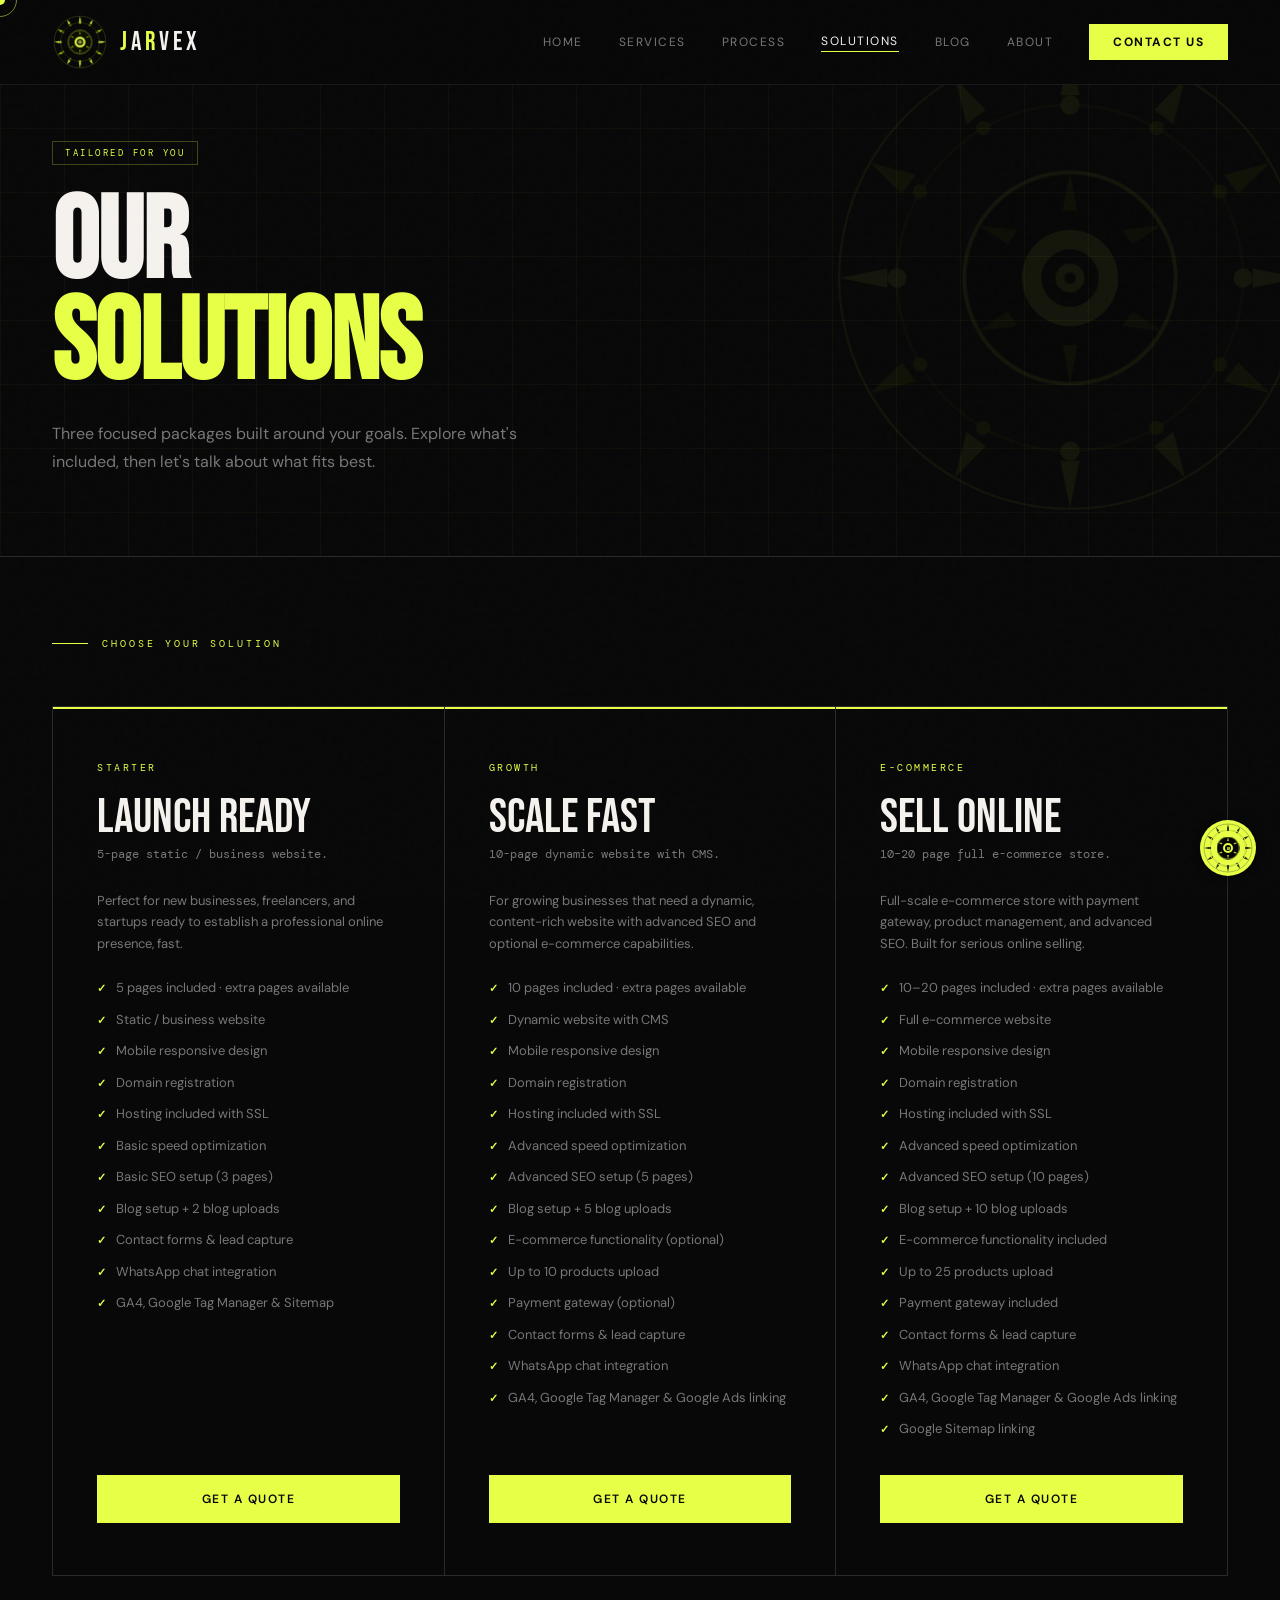
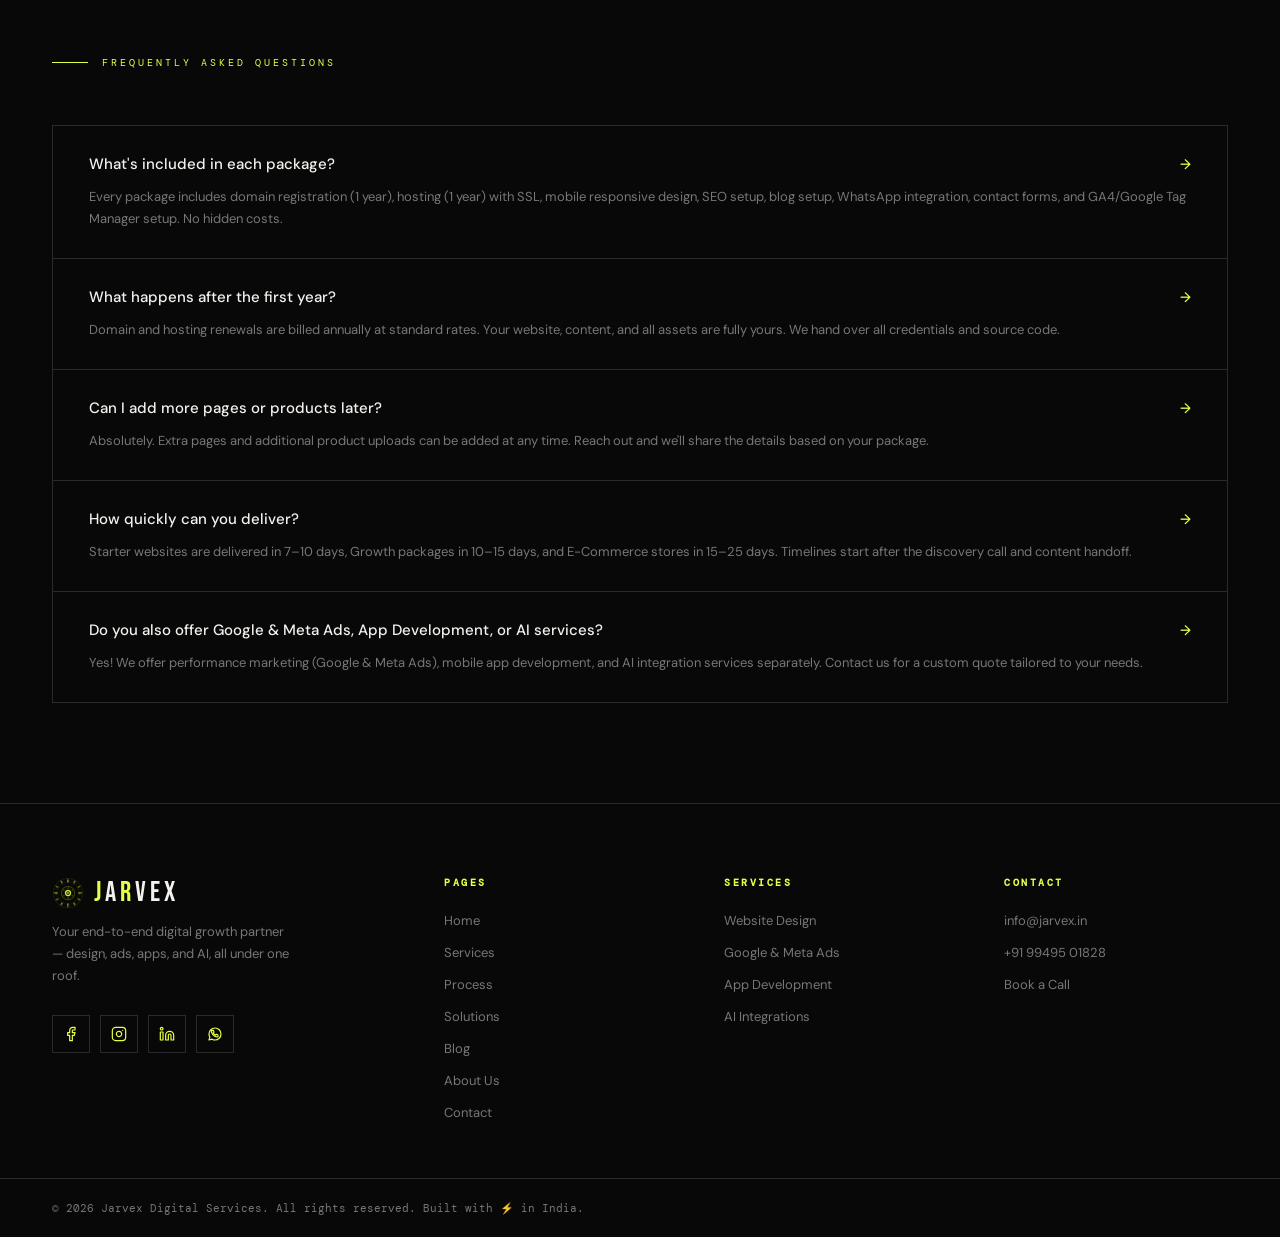
<file: pricing.html>
<!DOCTYPE html>
<html lang="en">
<head>
<meta charset="UTF-8"><meta name="viewport" content="width=device-width, initial-scale=1.0">
<link rel="icon" type="image/png" sizes="512x512" href="/favicon.png">
<link rel="icon" type="image/svg+xml" href="/favicon.svg">
<link rel="apple-touch-icon" sizes="180x180" href="/favicon.png">
<link rel="manifest" href="/site.webmanifest">
<meta name="theme-color" content="#0d0d0d">
<title>Pricing & Solutions | Jarvex Digital Agency</title>
<meta name="description" content="Explore Jarvex's digital service packages: website design, Google & Meta ads management, app development, and AI solutions. Flexible pricing tailored to your business goals.">
<meta name="keywords" content="Jarvex pricing, digital agency pricing India, website design cost India, Google Ads pricing India, Meta ads cost, app development pricing India, AI integration cost, affordable digital marketing India, digital packages Hyderabad, website design packages 2026, cheap website design India, best value digital agency India, transparent pricing digital services, digital marketing packages Telangana">
<meta name="author" content="Jarvex">
<meta name="robots" content="index, follow">
<link rel="canonical" href="https://jarvex.in/pricing">
<meta property="og:type" content="website">
<meta property="og:url" content="https://jarvex.in/pricing">
<meta property="og:title" content="Pricing & Solutions | Jarvex Digital Agency">
<meta property="og:description" content="Flexible Jarvex digital service packages: website design, ads management, app development, and AI solutions tailored to your goals.">
<meta property="og:image" content="https://jarvex.in/favicon.svg">
<meta property="og:site_name" content="Jarvex">
<meta property="og:locale" content="en_IN">
<meta property="og:image:width" content="512">
<meta property="og:image:height" content="512">
<meta property="og:image:alt" content="Jarvex Digital Agency Logo">
<meta name="twitter:card" content="summary_large_image">
<meta name="twitter:title" content="Pricing & Solutions | Jarvex">
<meta name="twitter:description" content="Flexible Jarvex digital packages tailored to your business goals.">
<meta name="twitter:image" content="https://jarvex.in/favicon.svg">
<meta name="twitter:image:alt" content="Jarvex Digital Agency Logo">
<meta name="geo.region" content="IN-TG">
<meta name="geo.placename" content="Hyderabad">
<meta name="geo.position" content="17.385044;78.486671">
<meta name="ICBM" content="17.385044, 78.486671">
<meta name="distribution" content="global">
<meta name="revisit-after" content="7 days">
<meta name="rating" content="general">
<meta name="format-detection" content="telephone=no">
<meta name="mobile-web-app-capable" content="yes">
<meta name="apple-mobile-web-app-capable" content="yes">
<meta name="apple-mobile-web-app-status-bar-style" content="black-translucent">
<meta name="ai-content-declaration" content="none">
<script type="application/ld+json">
{
  "@context": "https://schema.org",
  "@type": "WebPage",
  "@id": "https://jarvex.in/pricing#webpage",
  "url": "https://jarvex.in/pricing",
  "name": "Pricing & Solutions | Jarvex Digital Agency",
  "description": "Explore Jarvex's flexible digital service packages for website design, ads management, app development, and AI solutions.",
  "isPartOf": {"@id": "https://jarvex.in/#website"},
  "about": {"@id": "https://jarvex.in/#organization"},
  "speakable": {
    "@type": "SpeakableSpecification",
    "cssSelector": ["title", "meta[name='description']"]
  }
}
</script>
<script type="application/ld+json">
{
  "@context": "https://schema.org",
  "@type": "FAQPage",
  "mainEntity": [
    {"@type": "Question", "name": "What's included in each Jarvex package?", "acceptedAnswer": {"@type": "Answer", "text": "Every Jarvex package includes domain registration (1 year), hosting (1 year) with SSL, mobile responsive design, SEO setup, blog setup, WhatsApp integration, contact forms, and GA4/Google Tag Manager setup. No hidden costs."}},
    {"@type": "Question", "name": "What happens after the first year?", "acceptedAnswer": {"@type": "Answer", "text": "Domain and hosting renewals are billed annually at standard rates. Your website, content, and all assets are fully yours. Jarvex hands over all credentials and source code."}},
    {"@type": "Question", "name": "Can I add more pages or products later?", "acceptedAnswer": {"@type": "Answer", "text": "Absolutely. Extra pages and additional product uploads can be added at any time. Reach out to Jarvex and we will share the add-on details based on your package."}},
    {"@type": "Question", "name": "How quickly can Jarvex deliver a website?", "acceptedAnswer": {"@type": "Answer", "text": "Starter websites are delivered in 7–10 days, Growth packages in 10–15 days, and E-Commerce stores in 15–25 days. Timelines start after the discovery call and content handoff."}},
    {"@type": "Question", "name": "Does Jarvex offer Google Ads, Meta Ads, App Development, or AI services?", "acceptedAnswer": {"@type": "Answer", "text": "Yes. Jarvex offers performance marketing (Google & Meta Ads), mobile app development, and AI integration services separately from the website packages. Contact Jarvex for a custom quote tailored to your needs."}}
  ]
}
</script>
<script type="application/ld+json">
{
  "@context": "https://schema.org",
  "@type": "OfferCatalog",
  "name": "Jarvex Website Design Packages",
  "provider": {"@id": "https://jarvex.in/#organization"},
  "itemListElement": [
    {"@type": "Offer", "name": "Starter Package", "description": "1–5 page website. Includes domain (1 yr), hosting with SSL (1 yr), mobile responsive design, basic SEO, blog setup, contact forms, WhatsApp integration, GA4 + GTM setup. Delivery: 7–10 days.", "url": "https://jarvex.in/pricing", "seller": {"@id": "https://jarvex.in/#organization"}},
    {"@type": "Offer", "name": "Growth Package", "description": "5–10 page website. Everything in Starter plus advanced speed optimisation, advanced SEO setup (5 pages), and 5 initial blog uploads. Delivery: 10–15 days.", "url": "https://jarvex.in/pricing", "seller": {"@id": "https://jarvex.in/#organization"}},
    {"@type": "Offer", "name": "E-Commerce Package", "description": "10–20 page online store. Everything in Growth plus full e-commerce, up to 25 product uploads, payment gateway, advanced SEO (10 pages), and 10 blog uploads. Delivery: 15–25 days.", "url": "https://jarvex.in/pricing", "seller": {"@id": "https://jarvex.in/#organization"}}
  ]
}
</script>
<script type="application/ld+json">
{
  "@context": "https://schema.org",
  "@type": "BreadcrumbList",
  "itemListElement": [
    {"@type": "ListItem", "position": 1, "name": "Home", "item": "https://jarvex.in/"},
    {"@type": "ListItem", "position": 2, "name": "Pricing & Solutions", "item": "https://jarvex.in/pricing"}
  ]
}
</script>
<link rel="dns-prefetch" href="//fonts.googleapis.com">
<link rel="dns-prefetch" href="//fonts.gstatic.com">
<link rel="dns-prefetch" href="//www.googletagmanager.com">
<link rel="dns-prefetch" href="//www.google-analytics.com">
<link rel="preconnect" href="https://fonts.googleapis.com">
<link rel="preconnect" href="https://fonts.gstatic.com" crossorigin>
<link rel="stylesheet" href="https://fonts.googleapis.com/css2?family=Bebas+Neue&family=DM+Sans:ital,wght@0,300;0,400;0,500;0,600;1,400&family=DM+Mono:wght@400;500&display=swap" media="print" onload="this.media='all'">
<noscript><link rel="stylesheet" href="https://fonts.googleapis.com/css2?family=Bebas+Neue&family=DM+Sans:ital,wght@0,300;0,400;0,500;0,600;1,400&family=DM+Mono:wght@400;500&display=swap"></noscript>
<link rel="stylesheet" href="style.css">
<script>(function(){var t=Date.now()/1000;document.head.appendChild(Object.assign(document.createElement('style'),{textContent:'.kc-outer{animation-delay:-'+t%18+'s}.kc-middle{animation-delay:-'+t%12+'s}.kc-inner{animation-delay:-'+t%7+'s}.kc-center-dot{animation-delay:-'+t%3+'s}'}))})()</script>
<style>
.pricing-wrap{padding:80px 52px 100px}
.pricing-grid{display:grid;grid-template-columns:repeat(3,1fr);gap:1px;background:var(--subtle);border:1px solid var(--subtle);margin-bottom:80px}
.price-card{background:var(--black);padding:52px 44px;position:relative;display:flex;flex-direction:column;cursor:none;transition:background .3s;border-top:2px solid var(--accent)}
.price-plan{font-family:'DM Mono',monospace;font-size:10px;color:var(--accent);letter-spacing:2.5px;text-transform:uppercase;margin-bottom:20px}
.price-amount{font-family:'Bebas Neue',sans-serif;font-size:48px;line-height:1;color:var(--white);margin-bottom:4px}
.price-amount .pu{font-family:'DM Sans',sans-serif;font-size:18px;font-weight:300;color:var(--text-dim)}
.price-per{font-size:12px;color:var(--text-dim);margin-bottom:28px;font-family:'DM Mono',monospace}
.price-desc{font-size:13px;color:var(--text-dim);line-height:1.65;margin-bottom:24px}
.price-features{list-style:none;margin-bottom:36px;display:flex;flex-direction:column;gap:12px}
.price-features li{font-size:13px;color:var(--text-dim);display:flex;align-items:flex-start;gap:10px;line-height:1.5}
.price-features li::before{content:'✓';color:var(--accent);font-weight:700;font-size:11px;flex-shrink:0;margin-top:2px}
.price-cta{background:var(--accent);color:var(--black);border:none;padding:16px 28px;font-family:'DM Sans',sans-serif;font-weight:600;font-size:12px;letter-spacing:1.5px;text-transform:uppercase;cursor:none;transition:background .2s,color .2s;width:100%;text-align:center;text-decoration:none;display:block;margin-top:auto}
.price-cta:hover{background:var(--white);color:var(--black)}
.faq{display:flex;flex-direction:column;gap:0;border:1px solid var(--subtle)}
.faq-item{border-bottom:1px solid var(--subtle);padding:28px 36px;cursor:none}
.faq-item:last-child{border-bottom:none}
.faq-q{font-size:15px;font-weight:500;margin-bottom:12px;display:flex;justify-content:space-between;align-items:center}
.faq-q::after{content:'→';color:var(--accent);font-size:14px}
.faq-a{font-size:13px;color:var(--text-dim);line-height:1.7}
@media(max-width:767px){
  .pricing-wrap{padding:48px 20px 72px}
  .pricing-grid{grid-template-columns:1fr;gap:0;margin-bottom:48px}
  .price-card{padding:32px 20px}
  .price-plan{font-size:9px;margin-bottom:14px}
  .price-amount{font-size:40px}
  .price-amount .pu{font-size:16px}
  .price-per{margin-bottom:20px}
  .price-desc{font-size:13px;margin-bottom:20px}
  .price-features{margin-bottom:28px;gap:11px}
  .price-features li{font-size:13px;gap:9px}
  .price-cta{padding:14px 24px}
  .faq-item{padding:24px 20px}
  .faq-q{font-size:14px;margin-bottom:11px}
  .faq-a{font-size:13px}
}
@media(max-width:479px){
  .pricing-wrap{padding:40px 16px 60px}
  .pricing-grid{grid-template-columns:1fr;gap:0;margin-bottom:40px}
  .price-card{padding:24px 16px}
  .price-plan{font-size:9px;margin-bottom:12px}
  .price-amount{font-size:34px}
  .price-amount .pu{font-size:14px}
  .price-per{font-size:11px;margin-bottom:16px}
  .price-desc{font-size:12px;margin-bottom:16px}
  .price-features{margin-bottom:20px;gap:10px}
  .price-features li{font-size:12px;gap:8px}
  .price-cta{padding:12px 16px;font-size:11px}
  .faq-item{padding:18px 16px}
  .faq-q{font-size:13px;margin-bottom:10px}
  .faq-a{font-size:12px}
}
@media(min-width:768px) and (max-width:1023px){
  .pricing-wrap{padding:60px 32px 80px}
  .pricing-grid{grid-template-columns:1fr;gap:0;margin-bottom:60px}
  .price-card{padding:40px 32px}
  .price-cta{padding:15px 28px}
  .faq-item{padding:28px 32px}
}
@media(min-width:1024px) and (max-width:1439px){
  .pricing-grid{grid-template-columns:1fr 1fr 1fr}
}
</style>
<link rel="stylesheet" href="chatbot-styles.css" media="print" onload="this.media='all'">
<noscript><link rel="stylesheet" href="chatbot-styles.css"></noscript>
</head>
<body class="subpage">
<div id="progressBar"></div><div class="cursor" id="cursor"></div><div class="cursor-ring" id="cursorRing"></div>
<nav>
  <a href="/" class="logo-wrap"><svg class="kc-mark" width="44" height="44" viewBox="-52 -52 104 104"><circle r="48" fill="none" stroke="#e8ff47" stroke-width="0.5" opacity="0.55"/><g class="kc-outer"><polygon points="0,-48 2,-38 -2,-38" fill="#e8ff47" opacity="0.95"/><polygon points="24,-41.6 21.5,-32 17.5,-35" fill="#e8ff47" opacity="0.85"/><polygon points="41.6,-24 35,-17.5 32,-21.5" fill="#c8e800" opacity="0.78"/><polygon points="48,0 38,2 38,-2" fill="#e8ff47" opacity="0.95"/><polygon points="41.6,24 32,21.5 35,17.5" fill="#c8e800" opacity="0.78"/><polygon points="24,41.6 17.5,35 21.5,32" fill="#e8ff47" opacity="0.85"/><polygon points="0,48 -2,38 2,38" fill="#e8ff47" opacity="0.95"/><polygon points="-24,41.6 -21.5,32 -17.5,35" fill="#e8ff47" opacity="0.85"/><polygon points="-41.6,24 -35,17.5 -32,21.5" fill="#c8e800" opacity="0.78"/><polygon points="-48,0 -38,-2 -38,2" fill="#e8ff47" opacity="0.95"/><polygon points="-41.6,-24 -32,-21.5 -35,-17.5" fill="#c8e800" opacity="0.78"/><polygon points="-24,-41.6 -17.5,-35 -21.5,-32" fill="#e8ff47" opacity="0.85"/></g><circle r="36" fill="none" stroke="#e8ff47" stroke-width="0.6" opacity="0.4"/><g class="kc-middle"><circle cx="0" cy="-36" r="2" fill="#e8ff47"/><circle cx="18" cy="-31.2" r="1.5" fill="#c8e800" opacity="0.8"/><circle cx="31.2" cy="-18" r="1.5" fill="#c8e800" opacity="0.8"/><circle cx="36" cy="0" r="2" fill="#e8ff47"/><circle cx="31.2" cy="18" r="1.5" fill="#c8e800" opacity="0.8"/><circle cx="18" cy="31.2" r="1.5" fill="#c8e800" opacity="0.8"/><circle cx="0" cy="36" r="2" fill="#e8ff47"/><circle cx="-18" cy="31.2" r="1.5" fill="#c8e800" opacity="0.8"/><circle cx="-31.2" cy="18" r="1.5" fill="#c8e800" opacity="0.8"/><circle cx="-36" cy="0" r="2" fill="#e8ff47"/><circle cx="-31.2" cy="-18" r="1.5" fill="#c8e800" opacity="0.8"/><circle cx="-18" cy="-31.2" r="1.5" fill="#c8e800" opacity="0.8"/></g><circle r="22" fill="#0d0d00" stroke="#e8ff47" stroke-width="0.8"/><g class="kc-inner"><polygon points="0,-22 1.5,-14 -1.5,-14" fill="#7fa800" opacity="0.9"/><polygon points="19.1,-11 13,-7 11,-10" fill="#7fa800" opacity="0.8"/><polygon points="19.1,11 11,10 13,7" fill="#7fa800" opacity="0.8"/><polygon points="0,22 -1.5,14 1.5,14" fill="#7fa800" opacity="0.9"/><polygon points="-19.1,11 -13,7 -11,10" fill="#7fa800" opacity="0.8"/><polygon points="-19.1,-11 -11,-10 -13,-7" fill="#7fa800" opacity="0.8"/></g><circle r="10" fill="#e8ff47"/><circle r="6" fill="#080808"/><circle r="3" fill="#e8ff47" class="kc-center-dot"/><circle r="1.2" fill="#080808"/></svg><div class="logo-text"><span>J</span>A<span>R</span>VEX</div></a>
  <div class="nav-links" id="navLinks"><a href="/" class="nav-link">Home</a><a href="/services" class="nav-link">Services</a><a href="/process" class="nav-link">Process</a><a href="/pricing" class="nav-link">Solutions</a><a href="/blogs" class="nav-link">Blog</a><a href="/about" class="nav-link">About</a><a href="/contact" class="nav-cta">Contact Us</a></div>
  <button class="nav-toggle" id="navToggle" onclick="toggleMenu()" aria-label="Toggle navigation menu"><span id="t1"></span><span id="t2"></span><span id="t3"></span></button>
</nav>

<div class="page-header">
  <div class="page-header-grid"></div>
  <svg class="page-header-kc" width="500" height="500" viewBox="-52 -52 104 104"><circle r="48" fill="none" stroke="#e8ff47" stroke-width="0.5" opacity="0.8"/><g class="kc-outer"><polygon points="0,-48 2,-38 -2,-38" fill="#e8ff47" opacity="0.95"/><polygon points="24,-41.6 21.5,-32 17.5,-35" fill="#e8ff47" opacity="0.85"/><polygon points="41.6,-24 35,-17.5 32,-21.5" fill="#c8e800" opacity="0.78"/><polygon points="48,0 38,2 38,-2" fill="#e8ff47" opacity="0.95"/><polygon points="41.6,24 32,21.5 35,17.5" fill="#c8e800" opacity="0.78"/><polygon points="24,41.6 17.5,35 21.5,32" fill="#e8ff47" opacity="0.85"/><polygon points="0,48 -2,38 2,38" fill="#e8ff47" opacity="0.95"/><polygon points="-24,41.6 -21.5,32 -17.5,35" fill="#e8ff47" opacity="0.85"/><polygon points="-41.6,24 -35,17.5 -32,21.5" fill="#c8e800" opacity="0.78"/><polygon points="-48,0 -38,-2 -38,2" fill="#e8ff47" opacity="0.95"/><polygon points="-41.6,-24 -32,-21.5 -35,-17.5" fill="#c8e800" opacity="0.78"/><polygon points="-24,-41.6 -17.5,-35 -21.5,-32" fill="#e8ff47" opacity="0.85"/></g><circle r="36" fill="none" stroke="#e8ff47" stroke-width="0.6" opacity="0.4"/><g class="kc-middle"><circle cx="0" cy="-36" r="2" fill="#e8ff47"/><circle cx="18" cy="-31.2" r="1.5" fill="#c8e800" opacity="0.8"/><circle cx="31.2" cy="-18" r="1.5" fill="#c8e800" opacity="0.8"/><circle cx="36" cy="0" r="2" fill="#e8ff47"/><circle cx="31.2" cy="18" r="1.5" fill="#c8e800" opacity="0.8"/><circle cx="18" cy="31.2" r="1.5" fill="#c8e800" opacity="0.8"/><circle cx="0" cy="36" r="2" fill="#e8ff47"/><circle cx="-18" cy="31.2" r="1.5" fill="#c8e800" opacity="0.8"/><circle cx="-31.2" cy="18" r="1.5" fill="#c8e800" opacity="0.8"/><circle cx="-36" cy="0" r="2" fill="#e8ff47"/><circle cx="-31.2" cy="-18" r="1.5" fill="#c8e800" opacity="0.8"/><circle cx="-18" cy="-31.2" r="1.5" fill="#c8e800" opacity="0.8"/></g><circle r="22" fill="#0d0d00" stroke="#e8ff47" stroke-width="0.8"/><g class="kc-inner"><polygon points="0,-22 1.5,-14 -1.5,-14" fill="#7fa800" opacity="0.9"/><polygon points="19.1,-11 13,-7 11,-10" fill="#7fa800" opacity="0.8"/><polygon points="19.1,11 11,10 13,7" fill="#7fa800" opacity="0.8"/><polygon points="0,22 -1.5,14 1.5,14" fill="#7fa800" opacity="0.9"/><polygon points="-19.1,11 -13,7 -11,10" fill="#7fa800" opacity="0.8"/><polygon points="-19.1,-11 -11,-10 -13,-7" fill="#7fa800" opacity="0.8"/></g><circle r="10" fill="#e8ff47"/><circle r="6" fill="#080808"/><circle r="3" fill="#e8ff47" class="kc-center-dot"/><circle r="1.2" fill="#080808"/></svg>
  <div class="page-badge">Tailored For You</div>
  <h1 class="page-title">Our<br><span class="hl">Solutions</span></h1>
  <p class="page-sub">Three focused packages built around your goals. Explore what's included, then let's talk about what fits best.</p>
</div>

<div class="pricing-wrap">
  <div class="section-label">Choose Your Solution</div>
  <div class="pricing-grid">
    <div class="price-card">
      <div class="price-plan">Starter</div>
      <div class="price-amount">Launch Ready</div>
      <div class="price-per">5-page static / business website.</div>
      <p class="price-desc">Perfect for new businesses, freelancers, and startups ready to establish a professional online presence, fast.</p>
      <ul class="price-features"><li>5 pages included · extra pages available</li><li>Static / business website</li><li>Mobile responsive design</li><li>Domain registration</li><li>Hosting included with SSL</li><li>Basic speed optimization</li><li>Basic SEO setup (3 pages)</li><li>Blog setup + 2 blog uploads</li><li>Contact forms &amp; lead capture</li><li>WhatsApp chat integration</li><li>GA4, Google Tag Manager &amp; Sitemap</li></ul>
      <a href="/contact" class="price-cta">Get a Quote</a>
    </div>
    <div class="price-card">
      <div class="price-plan">Growth</div>
      <div class="price-amount">Scale Fast</div>
      <div class="price-per">10-page dynamic website with CMS.</div>
      <p class="price-desc">For growing businesses that need a dynamic, content-rich website with advanced SEO and optional e-commerce capabilities.</p>
      <ul class="price-features"><li>10 pages included · extra pages available</li><li>Dynamic website with CMS</li><li>Mobile responsive design</li><li>Domain registration</li><li>Hosting included with SSL</li><li>Advanced speed optimization</li><li>Advanced SEO setup (5 pages)</li><li>Blog setup + 5 blog uploads</li><li>E-commerce functionality (optional)</li><li>Up to 10 products upload</li><li>Payment gateway (optional)</li><li>Contact forms &amp; lead capture</li><li>WhatsApp chat integration</li><li>GA4, Google Tag Manager &amp; Google Ads linking</li></ul>
      <a href="/contact" class="price-cta">Get a Quote</a>
    </div>
    <div class="price-card">
      <div class="price-plan">E-Commerce</div>
      <div class="price-amount">Sell Online</div>
      <div class="price-per">10–20 page full e-commerce store.</div>
      <p class="price-desc">Full-scale e-commerce store with payment gateway, product management, and advanced SEO. Built for serious online selling.</p>
      <ul class="price-features"><li>10–20 pages included · extra pages available</li><li>Full e-commerce website</li><li>Mobile responsive design</li><li>Domain registration</li><li>Hosting included with SSL</li><li>Advanced speed optimization</li><li>Advanced SEO setup (10 pages)</li><li>Blog setup + 10 blog uploads</li><li>E-commerce functionality included</li><li>Up to 25 products upload</li><li>Payment gateway included</li><li>Contact forms &amp; lead capture</li><li>WhatsApp chat integration</li><li>GA4, Google Tag Manager &amp; Google Ads linking</li><li>Google Sitemap linking</li></ul>
      <a href="/contact" class="price-cta">Get a Quote</a>
    </div>
  </div>

  <div class="section-label">Frequently Asked Questions</div>
  <div class="faq">
    <div class="faq-item"><div class="faq-q">What's included in each package?</div><div class="faq-a">Every package includes domain registration (1 year), hosting (1 year) with SSL, mobile responsive design, SEO setup, blog setup, WhatsApp integration, contact forms, and GA4/Google Tag Manager setup. No hidden costs.</div></div>
    <div class="faq-item"><div class="faq-q">What happens after the first year?</div><div class="faq-a">Domain and hosting renewals are billed annually at standard rates. Your website, content, and all assets are fully yours. We hand over all credentials and source code.</div></div>
    <div class="faq-item"><div class="faq-q">Can I add more pages or products later?</div><div class="faq-a">Absolutely. Extra pages and additional product uploads can be added at any time. Reach out and we'll share the details based on your package.</div></div>
    <div class="faq-item"><div class="faq-q">How quickly can you deliver?</div><div class="faq-a">Starter websites are delivered in 7–10 days, Growth packages in 10–15 days, and E-Commerce stores in 15–25 days. Timelines start after the discovery call and content handoff.</div></div>
    <div class="faq-item"><div class="faq-q">Do you also offer Google & Meta Ads, App Development, or AI services?</div><div class="faq-a">Yes! We offer performance marketing (Google &amp; Meta Ads), mobile app development, and AI integration services separately. Contact us for a custom quote tailored to your needs.</div></div>
  </div>
</div>

<footer>
  <div class="footer-top">
    <div class="foot-brand">
      <div class="foot-logo-row"><svg class="kc-mark" width="32" height="32" viewBox="-52 -52 104 104"><circle r="48" fill="none" stroke="#e8ff47" stroke-width="0.5" opacity="0.55"/><g class="kc-outer"><polygon points="0,-48 2,-38 -2,-38" fill="#e8ff47" opacity="0.95"/><polygon points="24,-41.6 21.5,-32 17.5,-35" fill="#e8ff47" opacity="0.85"/><polygon points="41.6,-24 35,-17.5 32,-21.5" fill="#c8e800" opacity="0.78"/><polygon points="48,0 38,2 38,-2" fill="#e8ff47" opacity="0.95"/><polygon points="41.6,24 32,21.5 35,17.5" fill="#c8e800" opacity="0.78"/><polygon points="24,41.6 17.5,35 21.5,32" fill="#e8ff47" opacity="0.85"/><polygon points="0,48 -2,38 2,38" fill="#e8ff47" opacity="0.95"/><polygon points="-24,41.6 -21.5,32 -17.5,35" fill="#e8ff47" opacity="0.85"/><polygon points="-41.6,24 -35,17.5 -32,21.5" fill="#c8e800" opacity="0.78"/><polygon points="-48,0 -38,-2 -38,2" fill="#e8ff47" opacity="0.95"/><polygon points="-41.6,-24 -32,-21.5 -35,-17.5" fill="#c8e800" opacity="0.78"/><polygon points="-24,-41.6 -17.5,-35 -21.5,-32" fill="#e8ff47" opacity="0.85"/></g><circle r="36" fill="none" stroke="#e8ff47" stroke-width="0.6" opacity="0.4"/><g class="kc-middle"><circle cx="0" cy="-36" r="2" fill="#e8ff47"/><circle cx="18" cy="-31.2" r="1.5" fill="#c8e800" opacity="0.8"/><circle cx="31.2" cy="-18" r="1.5" fill="#c8e800" opacity="0.8"/><circle cx="36" cy="0" r="2" fill="#e8ff47"/><circle cx="31.2" cy="18" r="1.5" fill="#c8e800" opacity="0.8"/><circle cx="18" cy="31.2" r="1.5" fill="#c8e800" opacity="0.8"/><circle cx="0" cy="36" r="2" fill="#e8ff47"/><circle cx="-18" cy="31.2" r="1.5" fill="#c8e800" opacity="0.8"/><circle cx="-31.2" cy="18" r="1.5" fill="#c8e800" opacity="0.8"/><circle cx="-36" cy="0" r="2" fill="#e8ff47"/><circle cx="-31.2" cy="-18" r="1.5" fill="#c8e800" opacity="0.8"/><circle cx="-18" cy="-31.2" r="1.5" fill="#c8e800" opacity="0.8"/></g><circle r="22" fill="#0d0d00" stroke="#e8ff47" stroke-width="0.8"/><g class="kc-inner"><polygon points="0,-22 1.5,-14 -1.5,-14" fill="#7fa800" opacity="0.9"/><polygon points="19.1,-11 13,-7 11,-10" fill="#7fa800" opacity="0.8"/><polygon points="19.1,11 11,10 13,7" fill="#7fa800" opacity="0.8"/><polygon points="0,22 -1.5,14 1.5,14" fill="#7fa800" opacity="0.9"/><polygon points="-19.1,11 -13,7 -11,10" fill="#7fa800" opacity="0.8"/><polygon points="-19.1,-11 -11,-10 -13,-7" fill="#7fa800" opacity="0.8"/></g><circle r="10" fill="#e8ff47"/><circle r="6" fill="#080808"/><circle r="3" fill="#e8ff47" class="kc-center-dot"/><circle r="1.2" fill="#080808"/></svg><div class="foot-logo-text"><span>J</span>A<span>R</span>VEX</div></div>
      <p class="foot-tagline">Your end-to-end digital growth partner — design, ads, apps, and AI, all under one roof.</p>
      <div class="foot-social"><a href="https://www.facebook.com/share/1B3qKfYeZm/?mibextid=wwXIfr" class="social-btn" target="_blank" rel="noopener noreferrer" title="Facebook"><svg width="16" height="16" viewBox="0 0 24 24" fill="none" stroke="#e8ff47" stroke-width="1.8" stroke-linecap="round" stroke-linejoin="round"><path d="M18 2h-3a5 5 0 0 0-5 5v3H7v4h3v8h4v-8h3l1-4h-4V7a1 1 0 0 1 1-1h3z"/></svg></a><a href="https://www.instagram.com/jarvex.in/" class="social-btn" target="_blank" rel="noopener noreferrer" title="Instagram"><svg width="16" height="16" viewBox="0 0 24 24" fill="none" stroke="#e8ff47" stroke-width="1.8" stroke-linecap="round" stroke-linejoin="round"><rect x="2" y="2" width="20" height="20" rx="5" ry="5"/><path d="M16 11.37A4 4 0 1 1 12.63 8 4 4 0 0 1 16 11.37z"/><line x1="17.5" y1="6.5" x2="17.51" y2="6.5"/></svg></a><a href="https://www.linkedin.com/company/jarvexin/" class="social-btn" target="_blank" rel="noopener noreferrer" title="LinkedIn"><svg width="16" height="16" viewBox="0 0 24 24" fill="none" stroke="#e8ff47" stroke-width="1.8" stroke-linecap="round" stroke-linejoin="round"><path d="M16 8a6 6 0 0 1 6 6v7h-4v-7a2 2 0 0 0-2-2 2 2 0 0 0-2 2v7h-4v-7a6 6 0 0 1 6-6z"/><rect x="2" y="9" width="4" height="12"/><circle cx="4" cy="4" r="2"/></svg></a><a href="https://wa.me/919949501828" class="social-btn" target="_blank" rel="noopener noreferrer" title="WhatsApp"><svg width="16" height="16" viewBox="0 0 24 24" fill="none" stroke="#e8ff47" stroke-width="1.8" stroke-linecap="round" stroke-linejoin="round"><path d="M12 3a9 9 0 1 1 0 18c-1.64 0-3.18-.44-4.5-1.2L3 21l1.21-4.38A8.96 8.96 0 0 1 3 12 9 9 0 0 1 12 3z"/><path d="M16.5 14.08v1.42a1 1 0 0 1-1.08 1 9.9 9.9 0 0 1-4.32-1.54 9.75 9.75 0 0 1-3-3 9.9 9.9 0 0 1-1.54-4.34 1 1 0 0 1 1-1.09h1.42a1 1 0 0 1 1 .86c.06.48.18.95.34 1.4a1 1 0 0 1-.22 1.06l-.6.6a8 8 0 0 0 3 3l.6-.6a1 1 0 0 1 1.06-.22c.45.17.92.28 1.4.34a1 1 0 0 1 .86 1.01z"/></svg></a></div>
    </div>
    <div class="footer-col"><h5>Pages</h5><ul><li><a href="/">Home</a></li><li><a href="/services">Services</a></li><li><a href="/process">Process</a></li><li><a href="/pricing">Solutions</a></li><li><a href="/blogs">Blog</a></li><li><a href="/about">About Us</a></li><li><a href="/contact">Contact</a></li></ul></div>
    <div class="footer-col"><h5>Services</h5><ul><li><a href="/services">Website Design</a></li><li><a href="/services">Google &amp; Meta Ads</a></li><li><a href="/services">App Development</a></li><li><a href="/services">AI Integrations</a></li></ul></div>
    <div class="footer-col"><h5>Contact</h5><ul><li><a href="mailto:info@jarvex.in">info@jarvex.in</a></li><li><a href="tel:+91XXXXXXXXXX">+91 99495 01828</a></li><li><a href="/contact">Book a Call</a></li></ul></div>
  </div>
  <div class="footer-bottom">
    <div class="footer-copy">© 2026 Jarvex Digital Services. All rights reserved. Built with ⚡ in India.</div>
  </div>
</footer>
<script src="shared.js" defer></script>
<script src="chatbot.js" defer></script>
</body>
</html>
</file>
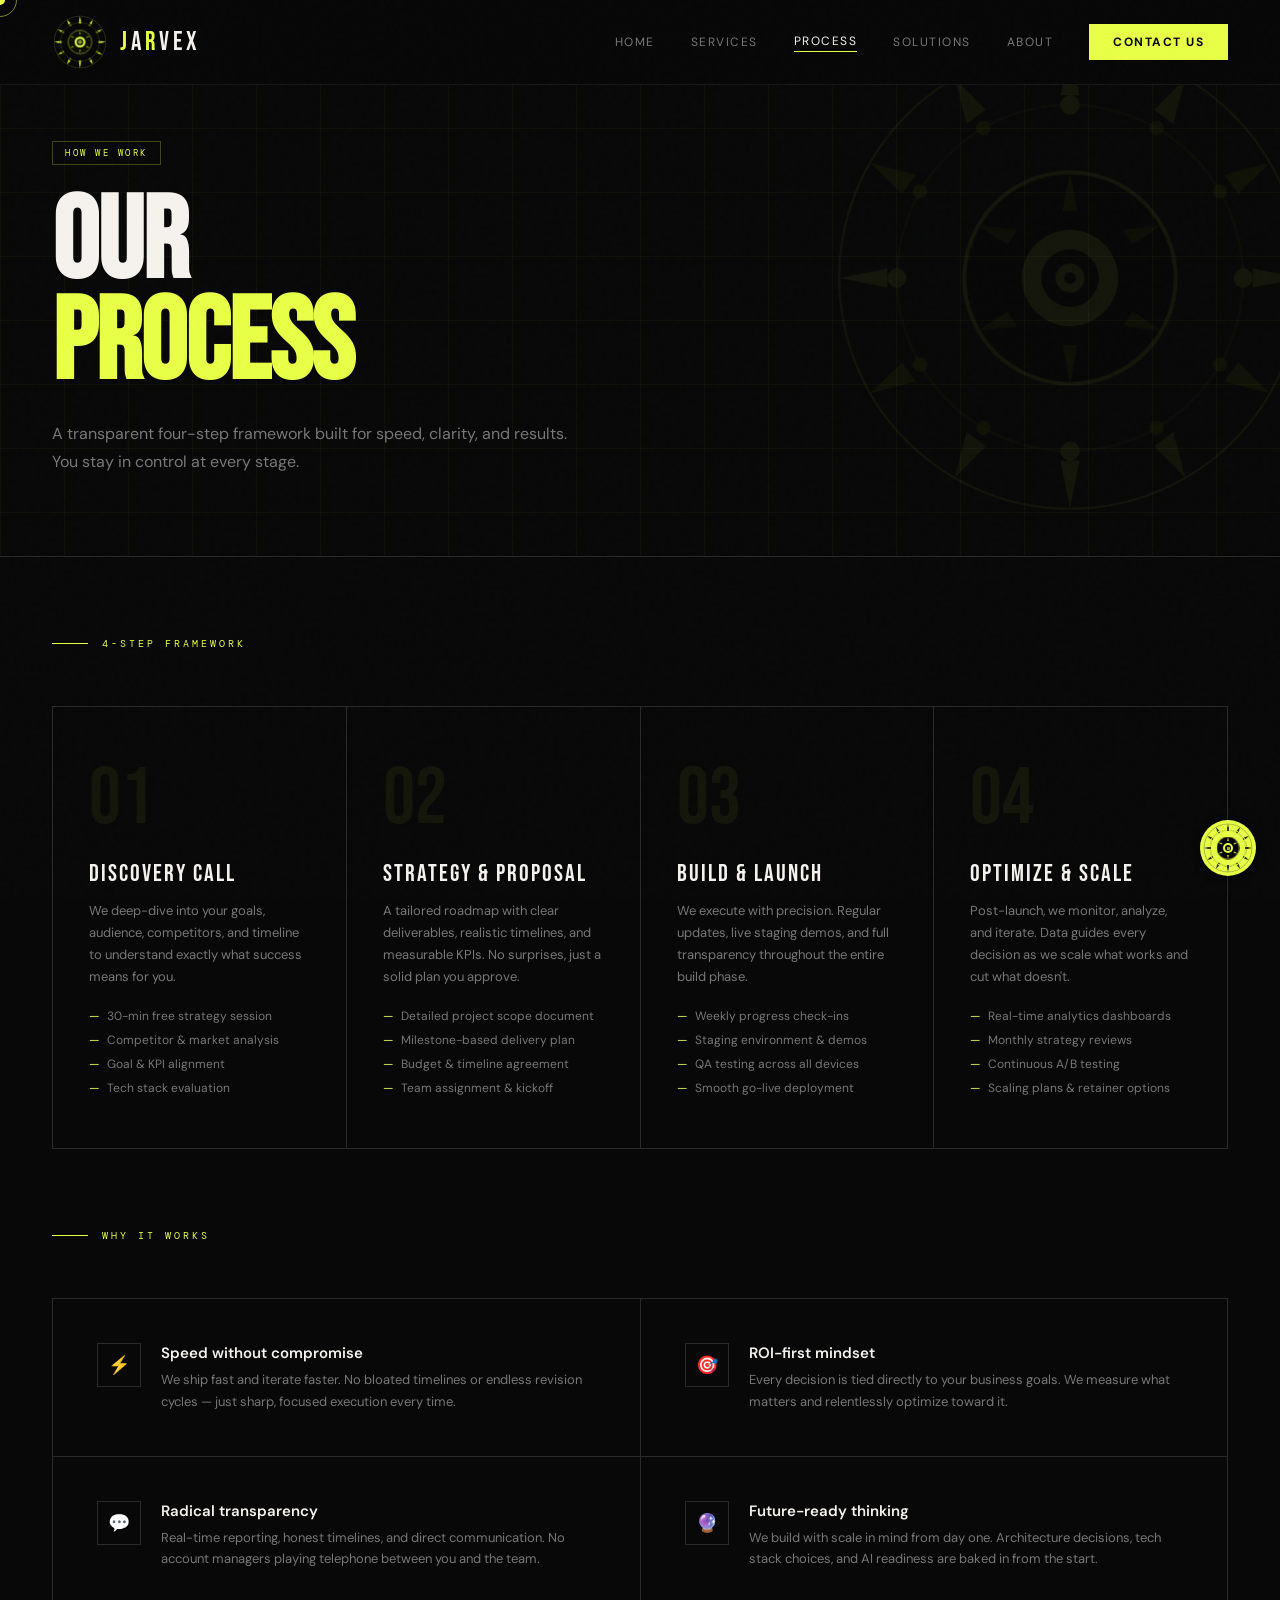
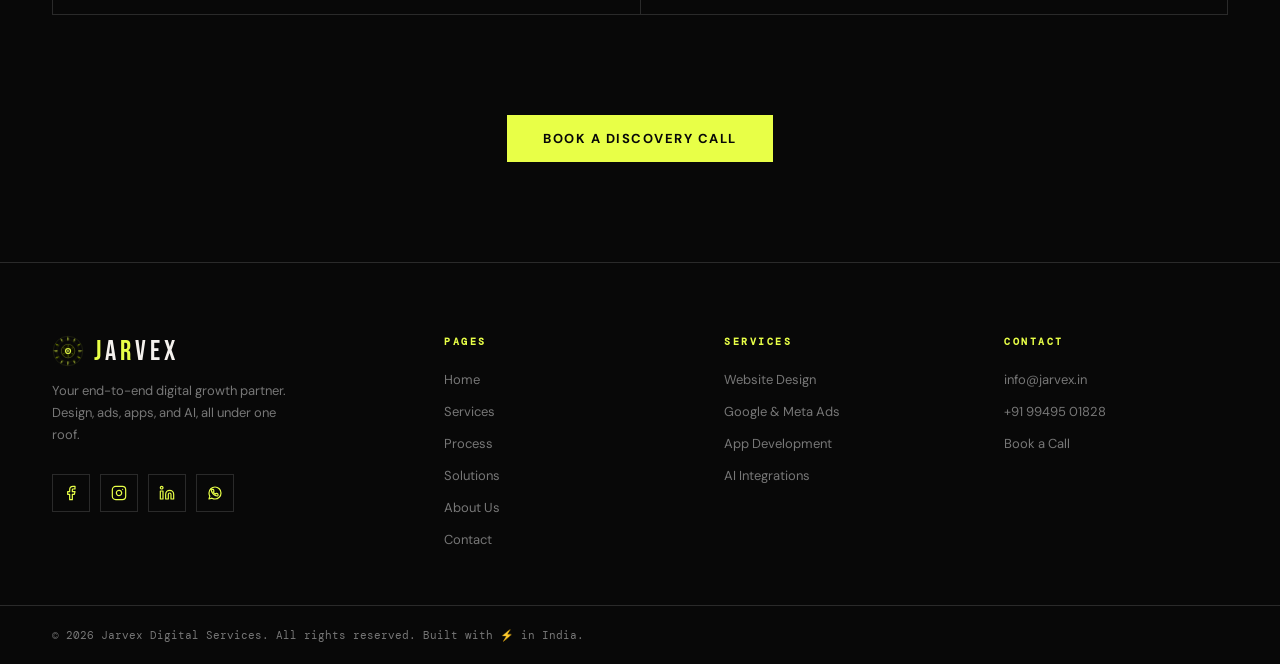
<file: process.html>
<!DOCTYPE html>
<html lang="en">
<head>
<meta charset="UTF-8"><meta name="viewport" content="width=device-width, initial-scale=1.0">
<link rel="icon" type="image/png" sizes="512x512" href="/favicon.png">
<link rel="icon" type="image/svg+xml" href="/favicon.svg">
<link rel="apple-touch-icon" sizes="180x180" href="/favicon.png">
<link rel="manifest" href="/site.webmanifest">
<meta name="theme-color" content="#0d0d0d">
<title>Our Process | Jarvex – How We Deliver Digital Success</title>
<meta name="description" content="Jarvex's transparent 4-step process: Discover, Design, Build, and Launch. A proven framework built for speed, clarity, and measurable results.">
<meta name="keywords" content="Jarvex process, how Jarvex works, digital project process, website design process, agile development process, discovery design build launch, digital agency workflow India">
<meta name="author" content="Jarvex">
<meta name="robots" content="index, follow">
<link rel="canonical" href="https://jarvex.in/process">
<meta property="og:type" content="website">
<meta property="og:url" content="https://jarvex.in/process">
<meta property="og:title" content="Our Process | Jarvex – How We Deliver Digital Success">
<meta property="og:description" content="Jarvex's transparent 4-step framework: built for speed, clarity, and results.">
<meta property="og:image" content="https://jarvex.in/favicon.svg">
<meta property="og:site_name" content="Jarvex">
<meta name="twitter:card" content="summary">
<meta name="twitter:title" content="Our Process | Jarvex">
<meta name="twitter:description" content="Jarvex's transparent 4-step framework: built for speed, clarity, and results.">
<meta name="twitter:image" content="https://jarvex.in/favicon.svg">
<script type="application/ld+json">
{
  "@context": "https://schema.org",
  "@type": "WebPage",
  "@id": "https://jarvex.in/process#webpage",
  "url": "https://jarvex.in/process",
  "name": "Our Process | Jarvex Digital Agency",
  "description": "Jarvex's transparent 4-step process built for speed, clarity, and measurable results.",
  "isPartOf": {"@id": "https://jarvex.in/#website"},
  "about": {"@id": "https://jarvex.in/#organization"}
}
</script>
<script type="application/ld+json">
{
  "@context": "https://schema.org",
  "@type": "HowTo",
  "name": "How Jarvex Delivers Digital Projects",
  "description": "Jarvex's transparent 4-step process for delivering websites, ad campaigns, apps, and AI integrations with speed and clarity.",
  "provider": {"@id": "https://jarvex.in/#organization"},
  "step": [
    {"@type": "HowToStep", "position": "1", "name": "Discover", "text": "Deep-dive briefing: business goals, target audience, competitors, and brand identity. Scope, timeline, and success metrics are aligned before any work begins."},
    {"@type": "HowToStep", "position": "2", "name": "Design", "text": "Wireframes, brand alignment, and user-experience design. Every layout decision is driven by both aesthetics and conversion intent."},
    {"@type": "HowToStep", "position": "3", "name": "Build", "text": "Full development, content integration, quality assurance, and testing across all devices and browsers."},
    {"@type": "HowToStep", "position": "4", "name": "Launch", "text": "Live deployment, analytics and tracking setup, and complete credential handoff. Post-launch support ensures everything runs smoothly."}
  ]
}
</script>
<script type="application/ld+json">
{
  "@context": "https://schema.org",
  "@type": "BreadcrumbList",
  "itemListElement": [
    {"@type": "ListItem", "position": 1, "name": "Home", "item": "https://jarvex.in/"},
    {"@type": "ListItem", "position": 2, "name": "Our Process", "item": "https://jarvex.in/process"}
  ]
}
</script>
<link rel="preconnect" href="https://fonts.googleapis.com">
<link rel="preconnect" href="https://fonts.gstatic.com" crossorigin>
<link rel="stylesheet" href="https://fonts.googleapis.com/css2?family=Bebas+Neue&family=DM+Sans:ital,wght@0,300;0,400;0,500;0,600;1,400&family=DM+Mono:wght@400;500&display=swap" media="print" onload="this.media='all'">
<noscript><link rel="stylesheet" href="https://fonts.googleapis.com/css2?family=Bebas+Neue&family=DM+Sans:ital,wght@0,300;0,400;0,500;0,600;1,400&family=DM+Mono:wght@400;500&display=swap"></noscript>
<link rel="stylesheet" href="style.css">
<script>(function(){var t=Date.now()/1000;document.head.appendChild(Object.assign(document.createElement('style'),{textContent:'.kc-outer{animation-delay:-'+t%18+'s}.kc-middle{animation-delay:-'+t%12+'s}.kc-inner{animation-delay:-'+t%7+'s}.kc-center-dot{animation-delay:-'+t%3+'s}'}))})()</script>
<style>
.process-wrap{padding:80px 52px}
.process-steps{display:grid;grid-template-columns:repeat(4,1fr);gap:1px;background:var(--subtle);border:1px solid var(--subtle);margin-bottom:80px}
.process-step{background:var(--black);padding:52px 36px;cursor:none;transition:background .3s;position:relative;overflow:hidden}
.process-step:hover{background:var(--mid)}
.step-num{font-family:'Bebas Neue',sans-serif;font-size:80px;color:rgba(232,255,71,0.06);line-height:1;margin-bottom:20px;transition:color .3s}
.process-step:hover .step-num{color:rgba(232,255,71,0.14)}
.step-title{font-family:'Bebas Neue',sans-serif;font-size:24px;letter-spacing:2px;margin-bottom:12px;color:var(--white)}
.step-desc{font-size:13px;color:var(--text-dim);line-height:1.7;margin-bottom:20px}
.step-list{list-style:none;display:flex;flex-direction:column;gap:8px}
.step-list li{font-size:12px;color:var(--text-dim);display:flex;gap:8px;align-items:flex-start}
.step-list li::before{content:'—';color:var(--accent);flex-shrink:0}
.why-grid{display:grid;grid-template-columns:1fr 1fr;gap:1px;background:var(--subtle);border:1px solid var(--subtle)}
.why-item{background:var(--black);padding:44px 44px;display:flex;align-items:flex-start;gap:20px;cursor:none;transition:padding-left .3s,background .3s}
.why-item:hover{padding-left:54px;background:var(--mid)}
.why-icon{width:44px;height:44px;border:1px solid var(--subtle);display:flex;align-items:center;justify-content:center;font-size:18px;flex-shrink:0;transition:border-color .3s,background .3s}
.why-item:hover .why-icon{border-color:var(--accent);background:rgba(232,255,71,.07)}
.why-content h4{font-size:15px;font-weight:600;margin-bottom:6px}
.why-content p{font-size:13px;color:var(--text-dim);line-height:1.65}
@media(max-width:767px){
  .process-wrap{padding:48px 20px}
  .process-steps{grid-template-columns:1fr;margin-bottom:48px;gap:0}
  .process-step{padding:32px 20px}
  .step-num{font-size:56px}
  .step-title{font-size:20px;margin-bottom:12px}
  .step-desc{font-size:13px;margin-bottom:16px}
  .step-list li{font-size:12px}
  .why-grid{grid-template-columns:1fr;gap:0}
  .why-item{padding:28px 20px;gap:14px}
  .why-item:hover{padding-left:28px}
  .why-icon{width:40px;height:40px}
  .why-content h4{font-size:15px}
  .why-content p{font-size:13px}
}
@media(max-width:479px){
  .process-wrap{padding:40px 16px}
  .process-steps{grid-template-columns:1fr;margin-bottom:40px;gap:0}
  .process-step{padding:24px 16px}
  .step-num{font-size:48px}
  .step-title{font-size:18px;margin-bottom:10px}
  .step-desc{font-size:12px;margin-bottom:12px}
  .step-list li{font-size:11px;gap:6px}
  .why-grid{grid-template-columns:1fr;gap:0}
  .why-item{padding:20px 16px;gap:12px}
  .why-item:hover{padding-left:20px}
  .why-icon{width:36px;height:36px;font-size:16px}
  .why-content h4{font-size:14px;margin-bottom:4px}
  .why-content p{font-size:12px}
}
@media(min-width:768px) and (max-width:1023px){
  .process-wrap{padding:60px 32px}
  .process-steps{grid-template-columns:1fr 1fr;margin-bottom:60px;gap:0}
  .process-step{padding:40px 32px}
  .step-num{font-size:64px}
  .step-title{font-size:22px}
  .why-grid{grid-template-columns:1fr;gap:0}
  .why-item{padding:40px 32px}
  .why-item:hover{padding-left:40px}
  .why-icon{width:44px;height:44px}
}
</style>
<link rel="stylesheet" href="chatbot-styles.css" media="print" onload="this.media='all'">
<noscript><link rel="stylesheet" href="chatbot-styles.css"></noscript>
</head>
<body class="subpage">
<div id="progressBar"></div><div class="cursor" id="cursor"></div><div class="cursor-ring" id="cursorRing"></div>
<nav>
  <a href="/" class="logo-wrap"><svg class="kc-mark" width="44" height="44" viewBox="-52 -52 104 104"><circle r="48" fill="none" stroke="#e8ff47" stroke-width="0.5" opacity="0.55"/><g class="kc-outer"><polygon points="0,-48 2,-38 -2,-38" fill="#e8ff47" opacity="0.95"/><polygon points="24,-41.6 21.5,-32 17.5,-35" fill="#e8ff47" opacity="0.85"/><polygon points="41.6,-24 35,-17.5 32,-21.5" fill="#c8e800" opacity="0.78"/><polygon points="48,0 38,2 38,-2" fill="#e8ff47" opacity="0.95"/><polygon points="41.6,24 32,21.5 35,17.5" fill="#c8e800" opacity="0.78"/><polygon points="24,41.6 17.5,35 21.5,32" fill="#e8ff47" opacity="0.85"/><polygon points="0,48 -2,38 2,38" fill="#e8ff47" opacity="0.95"/><polygon points="-24,41.6 -21.5,32 -17.5,35" fill="#e8ff47" opacity="0.85"/><polygon points="-41.6,24 -35,17.5 -32,21.5" fill="#c8e800" opacity="0.78"/><polygon points="-48,0 -38,-2 -38,2" fill="#e8ff47" opacity="0.95"/><polygon points="-41.6,-24 -32,-21.5 -35,-17.5" fill="#c8e800" opacity="0.78"/><polygon points="-24,-41.6 -17.5,-35 -21.5,-32" fill="#e8ff47" opacity="0.85"/></g><circle r="36" fill="none" stroke="#e8ff47" stroke-width="0.6" opacity="0.4"/><g class="kc-middle"><circle cx="0" cy="-36" r="2" fill="#e8ff47"/><circle cx="18" cy="-31.2" r="1.5" fill="#c8e800" opacity="0.8"/><circle cx="31.2" cy="-18" r="1.5" fill="#c8e800" opacity="0.8"/><circle cx="36" cy="0" r="2" fill="#e8ff47"/><circle cx="31.2" cy="18" r="1.5" fill="#c8e800" opacity="0.8"/><circle cx="18" cy="31.2" r="1.5" fill="#c8e800" opacity="0.8"/><circle cx="0" cy="36" r="2" fill="#e8ff47"/><circle cx="-18" cy="31.2" r="1.5" fill="#c8e800" opacity="0.8"/><circle cx="-31.2" cy="18" r="1.5" fill="#c8e800" opacity="0.8"/><circle cx="-36" cy="0" r="2" fill="#e8ff47"/><circle cx="-31.2" cy="-18" r="1.5" fill="#c8e800" opacity="0.8"/><circle cx="-18" cy="-31.2" r="1.5" fill="#c8e800" opacity="0.8"/></g><circle r="22" fill="#0d0d00" stroke="#e8ff47" stroke-width="0.8"/><g class="kc-inner"><polygon points="0,-22 1.5,-14 -1.5,-14" fill="#7fa800" opacity="0.9"/><polygon points="19.1,-11 13,-7 11,-10" fill="#7fa800" opacity="0.8"/><polygon points="19.1,11 11,10 13,7" fill="#7fa800" opacity="0.8"/><polygon points="0,22 -1.5,14 1.5,14" fill="#7fa800" opacity="0.9"/><polygon points="-19.1,11 -13,7 -11,10" fill="#7fa800" opacity="0.8"/><polygon points="-19.1,-11 -11,-10 -13,-7" fill="#7fa800" opacity="0.8"/></g><circle r="10" fill="#e8ff47"/><circle r="6" fill="#080808"/><circle r="3" fill="#e8ff47" class="kc-center-dot"/><circle r="1.2" fill="#080808"/></svg><div class="logo-text"><span>J</span>A<span>R</span>VEX</div></a>
  <div class="nav-links" id="navLinks"><a href="/" class="nav-link">Home</a><a href="/services" class="nav-link">Services</a><a href="/process" class="nav-link">Process</a><a href="/pricing" class="nav-link">Solutions</a><a href="/about" class="nav-link">About</a><a href="/contact" class="nav-cta">Contact Us</a></div>
  <button class="nav-toggle" id="navToggle" onclick="toggleMenu()" aria-label="Toggle navigation menu"><span id="t1"></span><span id="t2"></span><span id="t3"></span></button>
</nav>

<div class="page-header">
  <div class="page-header-grid"></div>
  <svg class="page-header-kc" width="500" height="500" viewBox="-52 -52 104 104"><circle r="48" fill="none" stroke="#e8ff47" stroke-width="0.5" opacity="0.8"/><g class="kc-outer"><polygon points="0,-48 2,-38 -2,-38" fill="#e8ff47" opacity="0.95"/><polygon points="24,-41.6 21.5,-32 17.5,-35" fill="#e8ff47" opacity="0.85"/><polygon points="41.6,-24 35,-17.5 32,-21.5" fill="#c8e800" opacity="0.78"/><polygon points="48,0 38,2 38,-2" fill="#e8ff47" opacity="0.95"/><polygon points="41.6,24 32,21.5 35,17.5" fill="#c8e800" opacity="0.78"/><polygon points="24,41.6 17.5,35 21.5,32" fill="#e8ff47" opacity="0.85"/><polygon points="0,48 -2,38 2,38" fill="#e8ff47" opacity="0.95"/><polygon points="-24,41.6 -21.5,32 -17.5,35" fill="#e8ff47" opacity="0.85"/><polygon points="-41.6,24 -35,17.5 -32,21.5" fill="#c8e800" opacity="0.78"/><polygon points="-48,0 -38,-2 -38,2" fill="#e8ff47" opacity="0.95"/><polygon points="-41.6,-24 -32,-21.5 -35,-17.5" fill="#c8e800" opacity="0.78"/><polygon points="-24,-41.6 -17.5,-35 -21.5,-32" fill="#e8ff47" opacity="0.85"/></g><circle r="36" fill="none" stroke="#e8ff47" stroke-width="0.6" opacity="0.4"/><g class="kc-middle"><circle cx="0" cy="-36" r="2" fill="#e8ff47"/><circle cx="18" cy="-31.2" r="1.5" fill="#c8e800" opacity="0.8"/><circle cx="31.2" cy="-18" r="1.5" fill="#c8e800" opacity="0.8"/><circle cx="36" cy="0" r="2" fill="#e8ff47"/><circle cx="31.2" cy="18" r="1.5" fill="#c8e800" opacity="0.8"/><circle cx="18" cy="31.2" r="1.5" fill="#c8e800" opacity="0.8"/><circle cx="0" cy="36" r="2" fill="#e8ff47"/><circle cx="-18" cy="31.2" r="1.5" fill="#c8e800" opacity="0.8"/><circle cx="-31.2" cy="18" r="1.5" fill="#c8e800" opacity="0.8"/><circle cx="-36" cy="0" r="2" fill="#e8ff47"/><circle cx="-31.2" cy="-18" r="1.5" fill="#c8e800" opacity="0.8"/><circle cx="-18" cy="-31.2" r="1.5" fill="#c8e800" opacity="0.8"/></g><circle r="22" fill="#0d0d00" stroke="#e8ff47" stroke-width="0.8"/><g class="kc-inner"><polygon points="0,-22 1.5,-14 -1.5,-14" fill="#7fa800" opacity="0.9"/><polygon points="19.1,-11 13,-7 11,-10" fill="#7fa800" opacity="0.8"/><polygon points="19.1,11 11,10 13,7" fill="#7fa800" opacity="0.8"/><polygon points="0,22 -1.5,14 1.5,14" fill="#7fa800" opacity="0.9"/><polygon points="-19.1,11 -13,7 -11,10" fill="#7fa800" opacity="0.8"/><polygon points="-19.1,-11 -11,-10 -13,-7" fill="#7fa800" opacity="0.8"/></g><circle r="10" fill="#e8ff47"/><circle r="6" fill="#080808"/><circle r="3" fill="#e8ff47" class="kc-center-dot"/><circle r="1.2" fill="#080808"/></svg>
  <div class="page-badge">How We Work</div>
  <h1 class="page-title">Our<br><span class="hl">Process</span></h1>
  <p class="page-sub">A transparent four-step framework built for speed, clarity, and results. You stay in control at every stage.</p>
</div>

<div class="process-wrap">
  <div class="section-label">4-Step Framework</div>
  <div class="process-steps">
    <div class="process-step"><div class="step-num">01</div><div class="step-title">Discovery Call</div><p class="step-desc">We deep-dive into your goals, audience, competitors, and timeline to understand exactly what success means for you.</p><ul class="step-list"><li>30-min free strategy session</li><li>Competitor &amp; market analysis</li><li>Goal &amp; KPI alignment</li><li>Tech stack evaluation</li></ul></div>
    <div class="process-step"><div class="step-num">02</div><div class="step-title">Strategy &amp; Proposal</div><p class="step-desc">A tailored roadmap with clear deliverables, realistic timelines, and measurable KPIs. No surprises, just a solid plan you approve.</p><ul class="step-list"><li>Detailed project scope document</li><li>Milestone-based delivery plan</li><li>Budget &amp; timeline agreement</li><li>Team assignment &amp; kickoff</li></ul></div>
    <div class="process-step"><div class="step-num">03</div><div class="step-title">Build &amp; Launch</div><p class="step-desc">We execute with precision. Regular updates, live staging demos, and full transparency throughout the entire build phase.</p><ul class="step-list"><li>Weekly progress check-ins</li><li>Staging environment &amp; demos</li><li>QA testing across all devices</li><li>Smooth go-live deployment</li></ul></div>
    <div class="process-step"><div class="step-num">04</div><div class="step-title">Optimize &amp; Scale</div><p class="step-desc">Post-launch, we monitor, analyze, and iterate. Data guides every decision as we scale what works and cut what doesn't.</p><ul class="step-list"><li>Real-time analytics dashboards</li><li>Monthly strategy reviews</li><li>Continuous A/B testing</li><li>Scaling plans &amp; retainer options</li></ul></div>
  </div>

  <div class="section-label">Why It Works</div>
  <div class="why-grid">
    <div class="why-item"><div class="why-icon">⚡</div><div class="why-content"><h4>Speed without compromise</h4><p>We ship fast and iterate faster. No bloated timelines or endless revision cycles — just sharp, focused execution every time.</p></div></div>
    <div class="why-item"><div class="why-icon">🎯</div><div class="why-content"><h4>ROI-first mindset</h4><p>Every decision is tied directly to your business goals. We measure what matters and relentlessly optimize toward it.</p></div></div>
    <div class="why-item"><div class="why-icon">💬</div><div class="why-content"><h4>Radical transparency</h4><p>Real-time reporting, honest timelines, and direct communication. No account managers playing telephone between you and the team.</p></div></div>
    <div class="why-item"><div class="why-icon">🔮</div><div class="why-content"><h4>Future-ready thinking</h4><p>We build with scale in mind from day one. Architecture decisions, tech stack choices, and AI readiness are baked in from the start.</p></div></div>
  </div>
</div>

<div style="text-align:center;padding:20px 52px 100px"><a href="/contact" class="btn-primary">Book a Discovery Call</a></div>

<footer>
  <div class="footer-top">
    <div class="foot-brand">
      <div class="foot-logo-row"><svg class="kc-mark" width="32" height="32" viewBox="-52 -52 104 104"><circle r="48" fill="none" stroke="#e8ff47" stroke-width="0.5" opacity="0.55"/><g class="kc-outer"><polygon points="0,-48 2,-38 -2,-38" fill="#e8ff47" opacity="0.95"/><polygon points="24,-41.6 21.5,-32 17.5,-35" fill="#e8ff47" opacity="0.85"/><polygon points="41.6,-24 35,-17.5 32,-21.5" fill="#c8e800" opacity="0.78"/><polygon points="48,0 38,2 38,-2" fill="#e8ff47" opacity="0.95"/><polygon points="41.6,24 32,21.5 35,17.5" fill="#c8e800" opacity="0.78"/><polygon points="24,41.6 17.5,35 21.5,32" fill="#e8ff47" opacity="0.85"/><polygon points="0,48 -2,38 2,38" fill="#e8ff47" opacity="0.95"/><polygon points="-24,41.6 -21.5,32 -17.5,35" fill="#e8ff47" opacity="0.85"/><polygon points="-41.6,24 -35,17.5 -32,21.5" fill="#c8e800" opacity="0.78"/><polygon points="-48,0 -38,-2 -38,2" fill="#e8ff47" opacity="0.95"/><polygon points="-41.6,-24 -32,-21.5 -35,-17.5" fill="#c8e800" opacity="0.78"/><polygon points="-24,-41.6 -17.5,-35 -21.5,-32" fill="#e8ff47" opacity="0.85"/></g><circle r="36" fill="none" stroke="#e8ff47" stroke-width="0.6" opacity="0.4"/><g class="kc-middle"><circle cx="0" cy="-36" r="2" fill="#e8ff47"/><circle cx="18" cy="-31.2" r="1.5" fill="#c8e800" opacity="0.8"/><circle cx="31.2" cy="-18" r="1.5" fill="#c8e800" opacity="0.8"/><circle cx="36" cy="0" r="2" fill="#e8ff47"/><circle cx="31.2" cy="18" r="1.5" fill="#c8e800" opacity="0.8"/><circle cx="18" cy="31.2" r="1.5" fill="#c8e800" opacity="0.8"/><circle cx="0" cy="36" r="2" fill="#e8ff47"/><circle cx="-18" cy="31.2" r="1.5" fill="#c8e800" opacity="0.8"/><circle cx="-31.2" cy="18" r="1.5" fill="#c8e800" opacity="0.8"/><circle cx="-36" cy="0" r="2" fill="#e8ff47"/><circle cx="-31.2" cy="-18" r="1.5" fill="#c8e800" opacity="0.8"/><circle cx="-18" cy="-31.2" r="1.5" fill="#c8e800" opacity="0.8"/></g><circle r="22" fill="#0d0d00" stroke="#e8ff47" stroke-width="0.8"/><g class="kc-inner"><polygon points="0,-22 1.5,-14 -1.5,-14" fill="#7fa800" opacity="0.9"/><polygon points="19.1,-11 13,-7 11,-10" fill="#7fa800" opacity="0.8"/><polygon points="19.1,11 11,10 13,7" fill="#7fa800" opacity="0.8"/><polygon points="0,22 -1.5,14 1.5,14" fill="#7fa800" opacity="0.9"/><polygon points="-19.1,11 -13,7 -11,10" fill="#7fa800" opacity="0.8"/><polygon points="-19.1,-11 -11,-10 -13,-7" fill="#7fa800" opacity="0.8"/></g><circle r="10" fill="#e8ff47"/><circle r="6" fill="#080808"/><circle r="3" fill="#e8ff47" class="kc-center-dot"/><circle r="1.2" fill="#080808"/></svg><div class="foot-logo-text"><span>J</span>A<span>R</span>VEX</div></div>
      <p class="foot-tagline">Your end-to-end digital growth partner. Design, ads, apps, and AI, all under one roof.</p>
      <div class="foot-social"><a href="https://www.facebook.com/share/1B3qKfYeZm/?mibextid=wwXIfr" class="social-btn" target="_blank" rel="noopener noreferrer" title="Facebook"><svg width="16" height="16" viewBox="0 0 24 24" fill="none" stroke="#e8ff47" stroke-width="1.8" stroke-linecap="round" stroke-linejoin="round"><path d="M18 2h-3a5 5 0 0 0-5 5v3H7v4h3v8h4v-8h3l1-4h-4V7a1 1 0 0 1 1-1h3z"/></svg></a><a href="https://www.instagram.com/jarvex.in/" class="social-btn" target="_blank" rel="noopener noreferrer" title="Instagram"><svg width="16" height="16" viewBox="0 0 24 24" fill="none" stroke="#e8ff47" stroke-width="1.8" stroke-linecap="round" stroke-linejoin="round"><rect x="2" y="2" width="20" height="20" rx="5" ry="5"/><path d="M16 11.37A4 4 0 1 1 12.63 8 4 4 0 0 1 16 11.37z"/><line x1="17.5" y1="6.5" x2="17.51" y2="6.5"/></svg></a><a href="https://www.linkedin.com/company/jarvexin/" class="social-btn" target="_blank" rel="noopener noreferrer" title="LinkedIn"><svg width="16" height="16" viewBox="0 0 24 24" fill="none" stroke="#e8ff47" stroke-width="1.8" stroke-linecap="round" stroke-linejoin="round"><path d="M16 8a6 6 0 0 1 6 6v7h-4v-7a2 2 0 0 0-2-2 2 2 0 0 0-2 2v7h-4v-7a6 6 0 0 1 6-6z"/><rect x="2" y="9" width="4" height="12"/><circle cx="4" cy="4" r="2"/></svg></a><a href="https://wa.me/919949501828" class="social-btn" target="_blank" rel="noopener noreferrer" title="WhatsApp"><svg width="16" height="16" viewBox="0 0 24 24" fill="none" stroke="#e8ff47" stroke-width="1.8" stroke-linecap="round" stroke-linejoin="round"><path d="M12 3a9 9 0 1 1 0 18c-1.64 0-3.18-.44-4.5-1.2L3 21l1.21-4.38A8.96 8.96 0 0 1 3 12 9 9 0 0 1 12 3z"/><path d="M16.5 14.08v1.42a1 1 0 0 1-1.08 1 9.9 9.9 0 0 1-4.32-1.54 9.75 9.75 0 0 1-3-3 9.9 9.9 0 0 1-1.54-4.34 1 1 0 0 1 1-1.09h1.42a1 1 0 0 1 1 .86c.06.48.18.95.34 1.4a1 1 0 0 1-.22 1.06l-.6.6a8 8 0 0 0 3 3l.6-.6a1 1 0 0 1 1.06-.22c.45.17.92.28 1.4.34a1 1 0 0 1 .86 1.01z"/></svg></a></div>
    </div>
    <div class="footer-col"><h5>Pages</h5><ul><li><a href="/">Home</a></li><li><a href="/services">Services</a></li><li><a href="/process">Process</a></li><li><a href="/pricing">Solutions</a></li><li><a href="/about">About Us</a></li><li><a href="/contact">Contact</a></li></ul></div>
    <div class="footer-col"><h5>Services</h5><ul><li><a href="/services">Website Design</a></li><li><a href="/services">Google &amp; Meta Ads</a></li><li><a href="/services">App Development</a></li><li><a href="/services">AI Integrations</a></li></ul></div>
    <div class="footer-col"><h5>Contact</h5><ul><li><a href="mailto:info@jarvex.in">info@jarvex.in</a></li><li><a href="tel:+91XXXXXXXXXX">+91 99495 01828</a></li><li><a href="/contact">Book a Call</a></li></ul></div>
  </div>
  <div class="footer-bottom">
    <div class="footer-copy">© 2026 Jarvex Digital Services. All rights reserved. Built with ⚡ in India.</div>
  </div>
</footer>
<script src="shared.js" defer></script>
<script src="chatbot.js" defer></script>
</body>
</html>
</file>
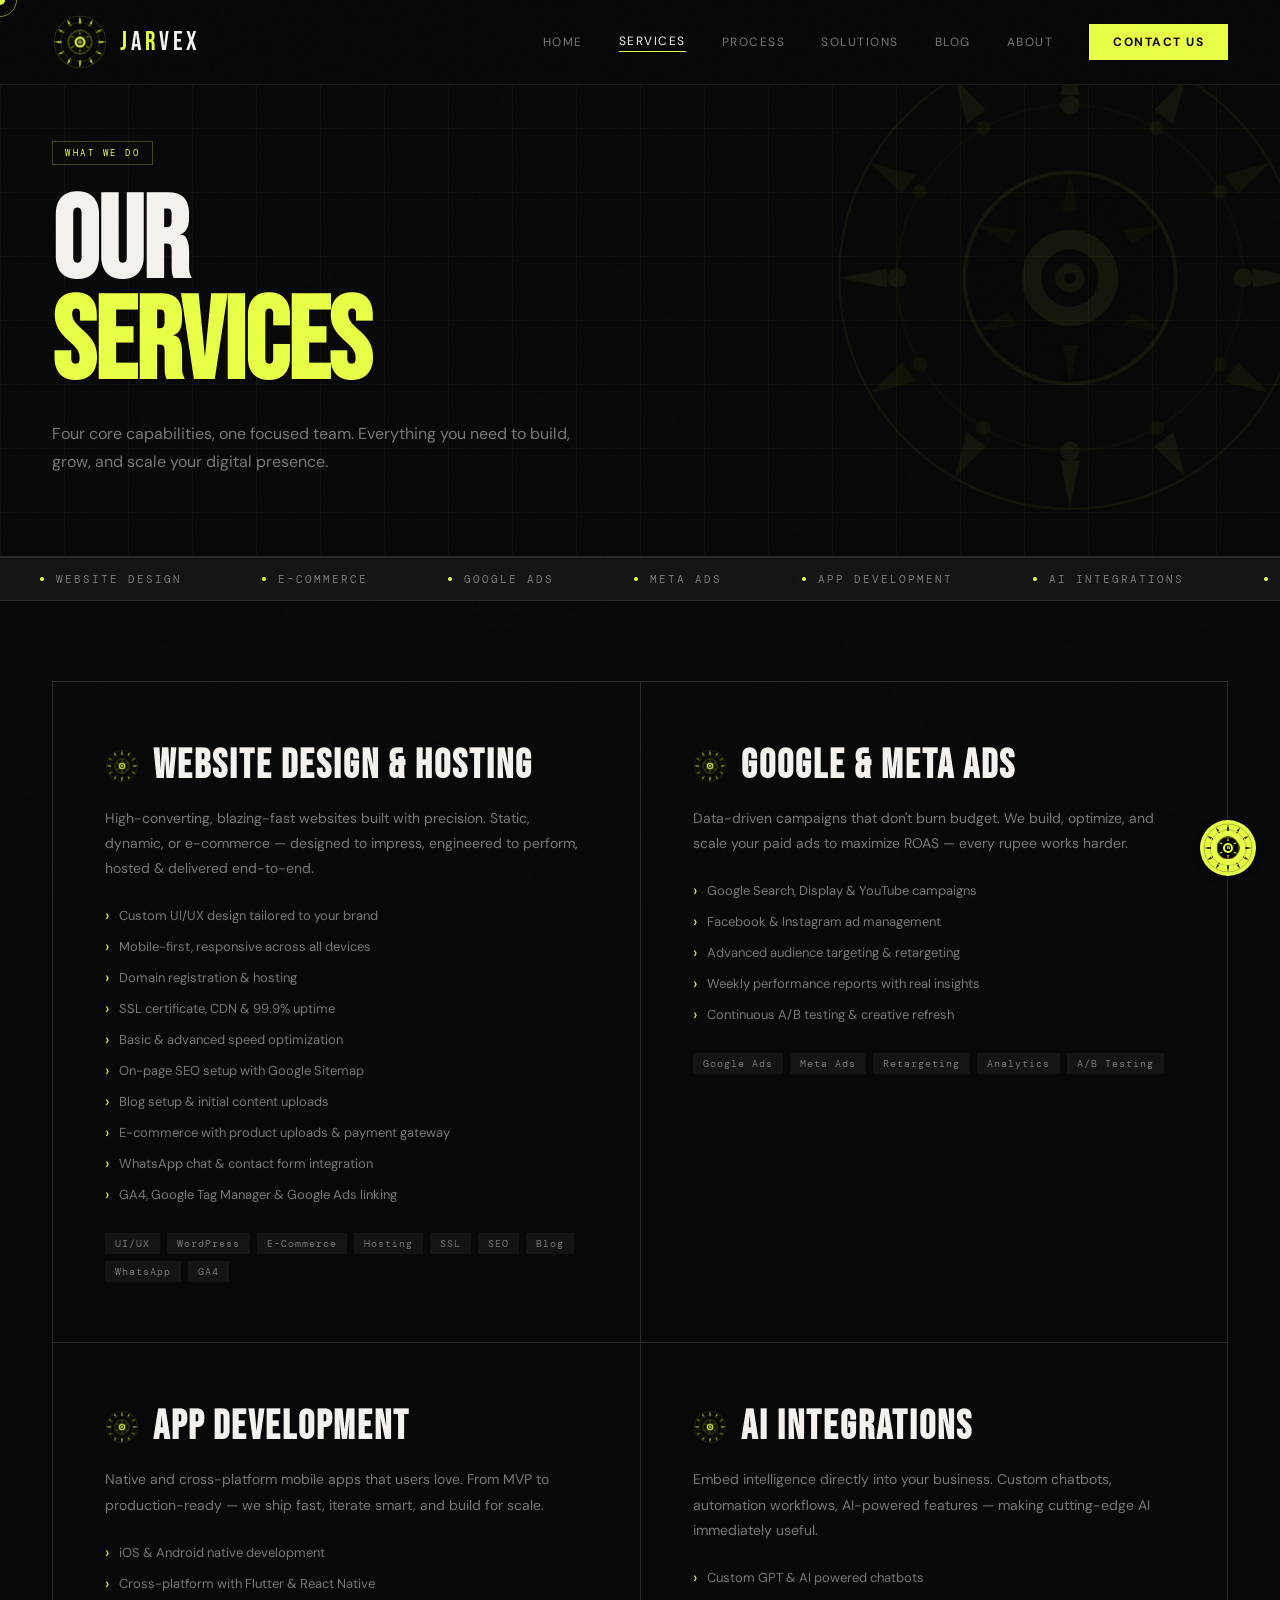
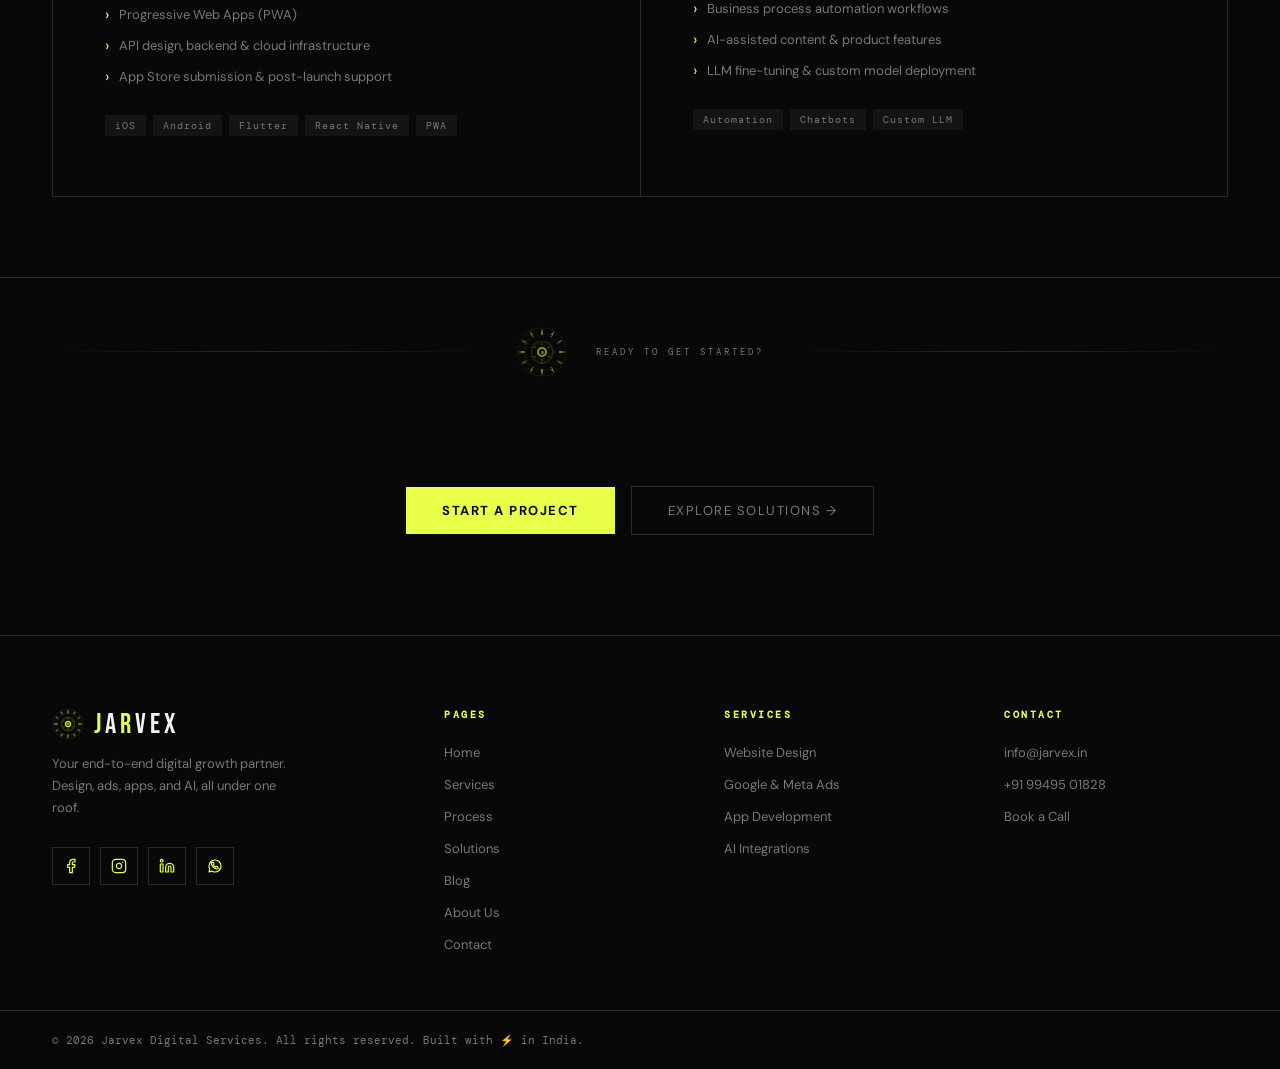
<file: services.html>
<!DOCTYPE html>
<html lang="en">
<head>
<meta charset="UTF-8"><meta name="viewport" content="width=device-width, initial-scale=1.0">
<link rel="icon" type="image/png" sizes="512x512" href="/favicon.png">
<link rel="icon" type="image/svg+xml" href="/favicon.svg">
<link rel="apple-touch-icon" sizes="180x180" href="/favicon.png">
<link rel="manifest" href="/site.webmanifest">
<meta name="theme-color" content="#0d0d0d">
<title>Services | Everything you need to build, grow, and scale your digital presence.</title>
<meta name="description" content="Jarvex services: website design & hosting, Google & Meta ads, app development, and AI integrations. End-to-end digital solutions for businesses in India.">
<meta name="keywords" content="Jarvex services, website design India, web hosting India, Google Ads management India, Meta ads India, Facebook advertising India, Instagram advertising, app development India, AI integration services, digital marketing services Hyderabad, SEO services India, performance marketing India, UI UX design, mobile app development India, Flutter app development, React Native development, AI chatbot India, business automation AI, cross-platform app development, digital marketing services 2026">
<meta name="author" content="Jarvex">
<meta name="robots" content="index, follow">
<link rel="canonical" href="https://jarvex.in/services">
<meta property="og:type" content="website">
<meta property="og:url" content="https://jarvex.in/services">
<meta property="og:title" content="Services | Jarvex Digital Agency">
<meta property="og:description" content="Jarvex services: website design & hosting, Google & Meta ads, app development, and AI integrations.">
<meta property="og:image" content="https://jarvex.in/favicon.svg">
<meta property="og:site_name" content="Jarvex">
<meta property="og:locale" content="en_IN">
<meta property="og:image:width" content="512">
<meta property="og:image:height" content="512">
<meta property="og:image:alt" content="Jarvex Digital Agency Logo">
<meta name="twitter:card" content="summary_large_image">
<meta name="twitter:title" content="Services | Jarvex Digital Agency">
<meta name="twitter:description" content="Jarvex services: website design & hosting, Google & Meta ads, app development, and AI integrations.">
<meta name="twitter:image" content="https://jarvex.in/favicon.svg">
<meta name="twitter:image:alt" content="Jarvex Digital Agency Logo">
<meta name="geo.region" content="IN-TG">
<meta name="geo.placename" content="Hyderabad">
<meta name="geo.position" content="17.385044;78.486671">
<meta name="ICBM" content="17.385044, 78.486671">
<meta name="distribution" content="global">
<meta name="revisit-after" content="7 days">
<meta name="rating" content="general">
<meta name="format-detection" content="telephone=no">
<meta name="mobile-web-app-capable" content="yes">
<meta name="apple-mobile-web-app-capable" content="yes">
<meta name="apple-mobile-web-app-status-bar-style" content="black-translucent">
<meta name="ai-content-declaration" content="none">
<script type="application/ld+json">
{
  "@context": "https://schema.org",
  "@type": "WebPage",
  "@id": "https://jarvex.in/services#webpage",
  "url": "https://jarvex.in/services",
  "name": "Services | Jarvex Digital Agency",
  "description": "Jarvex services: website design & hosting, Google & Meta ads, app development, and AI integrations.",
  "isPartOf": {"@id": "https://jarvex.in/#website"},
  "about": {"@id": "https://jarvex.in/#organization"},
  "speakable": {
    "@type": "SpeakableSpecification",
    "cssSelector": ["title", "meta[name='description']"]
  }
}
</script>
<script type="application/ld+json">
{
  "@context": "https://schema.org",
  "@type": "ItemList",
  "name": "Jarvex Digital Services",
  "description": "Four core digital services offered by Jarvex: website design & hosting, Google & Meta Ads, mobile app development, and AI integrations.",
  "url": "https://jarvex.in/services",
  "itemListElement": [
    {"@type": "ListItem", "position": 1, "item": {"@type": "Service", "name": "Website Design & Hosting", "description": "Custom, mobile-first websites engineered for performance. Includes UI/UX design, domain registration, SSL hosting, on-page SEO, blog setup, WhatsApp integration, contact forms, GA4 analytics, and optional e-commerce with product uploads and payment gateway.", "provider": {"@id": "https://jarvex.in/#organization"}, "areaServed": "India", "url": "https://jarvex.in/services"}},
    {"@type": "ListItem", "position": 2, "item": {"@type": "Service", "name": "Google & Meta Ads Management", "description": "Data-driven performance marketing campaigns on Google Search, Display & YouTube, plus Facebook & Instagram. Covers audience targeting, retargeting, creative A/B testing, and weekly performance reporting.", "provider": {"@id": "https://jarvex.in/#organization"}, "areaServed": "India", "url": "https://jarvex.in/services"}},
    {"@type": "ListItem", "position": 3, "item": {"@type": "Service", "name": "Mobile App Development", "description": "iOS and Android native and cross-platform mobile apps using Flutter and React Native. Covers discovery, UI/UX design, development, QA, App Store submission, and post-launch support. PWAs also available.", "provider": {"@id": "https://jarvex.in/#organization"}, "areaServed": "India", "url": "https://jarvex.in/services"}},
    {"@type": "ListItem", "position": 4, "item": {"@type": "Service", "name": "AI Integrations", "description": "Custom AI-powered chatbots, business automation workflows, LLM fine-tuning, and AI-assisted product features embedded directly in websites and business systems.", "provider": {"@id": "https://jarvex.in/#organization"}, "areaServed": "India", "url": "https://jarvex.in/services"}}
  ]
}
</script>
<script type="application/ld+json">
{
  "@context": "https://schema.org",
  "@type": "BreadcrumbList",
  "itemListElement": [
    {"@type": "ListItem", "position": 1, "name": "Home", "item": "https://jarvex.in/"},
    {"@type": "ListItem", "position": 2, "name": "Services", "item": "https://jarvex.in/services"}
  ]
}
</script>
<script type="application/ld+json">
{
  "@context": "https://schema.org",
  "@type": "ProfessionalService",
  "@id": "https://jarvex.in/services#professionalservice",
  "name": "Jarvex",
  "url": "https://jarvex.in/services",
  "description": "Full-service digital agency offering website design, performance advertising, app development, and AI integrations.",
  "provider": {"@id": "https://jarvex.in/#organization"},
  "areaServed": [
    {"@type": "Country", "name": "India"},
    {"@type": "City", "name": "Hyderabad"}
  ],
  "serviceType": ["Website Design & Hosting", "Google Ads Management", "Meta Ads Management", "Mobile App Development", "AI Integrations"],
  "hasOfferCatalog": {
    "@type": "OfferCatalog",
    "name": "Jarvex Digital Services",
    "url": "https://jarvex.in/pricing"
  },
  "telephone": "+919949501828",
  "email": "info@jarvex.in"
}
</script>
<link rel="dns-prefetch" href="//fonts.googleapis.com">
<link rel="dns-prefetch" href="//fonts.gstatic.com">
<link rel="dns-prefetch" href="//www.googletagmanager.com">
<link rel="dns-prefetch" href="//www.google-analytics.com">
<link rel="preconnect" href="https://fonts.googleapis.com">
<link rel="preconnect" href="https://fonts.gstatic.com" crossorigin>
<link rel="stylesheet" href="https://fonts.googleapis.com/css2?family=Bebas+Neue&family=DM+Sans:ital,wght@0,300;0,400;0,500;0,600;1,400&family=DM+Mono:wght@400;500&display=swap" media="print" onload="this.media='all'">
<noscript><link rel="stylesheet" href="https://fonts.googleapis.com/css2?family=Bebas+Neue&family=DM+Sans:ital,wght@0,300;0,400;0,500;0,600;1,400&family=DM+Mono:wght@400;500&display=swap"></noscript>
<link rel="stylesheet" href="style.css">
<script>(function(){var t=Date.now()/1000;document.head.appendChild(Object.assign(document.createElement('style'),{textContent:'.kc-outer{animation-delay:-'+t%18+'s}.kc-middle{animation-delay:-'+t%12+'s}.kc-inner{animation-delay:-'+t%7+'s}.kc-center-dot{animation-delay:-'+t%3+'s}'}))})()</script>
<style>
.services-grid{display:grid;grid-template-columns:repeat(2,1fr);gap:1px;background:var(--subtle);border:1px solid var(--subtle);margin:0 52px}
.service-card{background:var(--black);padding:60px 52px;position:relative;overflow:hidden;cursor:none}
.service-card::before{content:'';position:absolute;inset:0;background:var(--accent);transform:scaleX(0);transform-origin:left;transition:transform .45s cubic-bezier(.77,0,.175,1);z-index:0}
.service-card:hover::before{transform:scaleX(1)}
.service-card>*{position:relative;z-index:1}
.service-card:hover .s-title,.service-card:hover .s-desc,.service-card:hover .s-list li{color:var(--black)!important}
.service-card:hover .tag{background:rgba(0,0,0,.12);color:var(--black)}
.s-title-row{display:flex;align-items:center;gap:14px;margin-bottom:16px}
.s-title-row .s-title{margin-bottom:0}
.s-title{font-family:'Bebas Neue',sans-serif;font-size:40px;letter-spacing:2px;margin-bottom:16px;color:var(--white);transition:color .3s}
.s-desc{font-size:14px;color:var(--text-dim);line-height:1.8;margin-bottom:24px;transition:color .3s}
.s-list{list-style:none;display:flex;flex-direction:column;gap:10px;margin-bottom:28px}
.s-list li{font-size:13px;color:var(--text-dim);display:flex;align-items:center;gap:10px;transition:color .3s}
.s-list li::before{content:'›';color:var(--accent);font-size:16px;flex-shrink:0}
.service-card:hover .s-list li::before{color:var(--black)}
.s-tags{display:flex;flex-wrap:wrap;gap:7px}
.section-wrap{padding:80px 0}
@media(max-width:767px){
  .services-grid{grid-template-columns:1fr;margin:0 20px;gap:0}
  .service-card{padding:36px 20px}
  .s-title-row{gap:10px}
  .s-title-row .kc-mark{width:28px;height:28px}
  .s-title{font-size:28px;margin-bottom:14px}
  .s-desc{font-size:13px;margin-bottom:18px}
  .s-list li{font-size:12px;gap:8px}
  .s-tags{gap:6px}
  .section-wrap{padding:60px 0}
  .services-cta{padding:40px 20px 60px}
  .services-cta .btn-primary{margin-right:0;margin-bottom:12px;display:block;width:100%}
  .services-cta .btn-outline{display:block;width:100%;justify-content:center}
}
@media(max-width:479px){
  .services-grid{grid-template-columns:1fr;margin:0 16px;gap:0}
  .service-card{padding:28px 16px}
  .s-title-row{gap:8px}
  .s-title-row .kc-mark{width:24px;height:24px}
  .s-title{font-size:22px;margin-bottom:12px}
  .s-desc{font-size:13px;margin-bottom:16px}
  .s-list li{font-size:12px}
  .section-wrap{padding:40px 0}
  .services-cta{padding:32px 16px 48px}
}
@media(min-width:768px) and (max-width:1023px){
  .services-grid{grid-template-columns:1fr;margin:0 32px;gap:0}
  .service-card{padding:48px 32px}
  .s-title{font-size:32px}
  .s-desc{font-size:14px}
  .section-wrap{padding:66px 0}
  .services-cta{padding:48px 32px 70px}
}
</style>
<link rel="stylesheet" href="chatbot-styles.css" media="print" onload="this.media='all'">
<noscript><link rel="stylesheet" href="chatbot-styles.css"></noscript>
</head>
<body class="subpage">
<div id="progressBar"></div>
<div class="cursor" id="cursor"></div>
<div class="cursor-ring" id="cursorRing"></div>

<nav>
  <a href="/" class="logo-wrap">
    <svg class="kc-mark" width="44" height="44" viewBox="-52 -52 104 104"><circle r="48" fill="none" stroke="#e8ff47" stroke-width="0.5" opacity="0.55"/><g class="kc-outer"><polygon points="0,-48 2,-38 -2,-38" fill="#e8ff47" opacity="0.95"/><polygon points="24,-41.6 21.5,-32 17.5,-35" fill="#e8ff47" opacity="0.85"/><polygon points="41.6,-24 35,-17.5 32,-21.5" fill="#c8e800" opacity="0.78"/><polygon points="48,0 38,2 38,-2" fill="#e8ff47" opacity="0.95"/><polygon points="41.6,24 32,21.5 35,17.5" fill="#c8e800" opacity="0.78"/><polygon points="24,41.6 17.5,35 21.5,32" fill="#e8ff47" opacity="0.85"/><polygon points="0,48 -2,38 2,38" fill="#e8ff47" opacity="0.95"/><polygon points="-24,41.6 -21.5,32 -17.5,35" fill="#e8ff47" opacity="0.85"/><polygon points="-41.6,24 -35,17.5 -32,21.5" fill="#c8e800" opacity="0.78"/><polygon points="-48,0 -38,-2 -38,2" fill="#e8ff47" opacity="0.95"/><polygon points="-41.6,-24 -32,-21.5 -35,-17.5" fill="#c8e800" opacity="0.78"/><polygon points="-24,-41.6 -17.5,-35 -21.5,-32" fill="#e8ff47" opacity="0.85"/></g><circle r="36" fill="none" stroke="#e8ff47" stroke-width="0.6" opacity="0.4"/><g class="kc-middle"><circle cx="0" cy="-36" r="2" fill="#e8ff47"/><circle cx="18" cy="-31.2" r="1.5" fill="#c8e800" opacity="0.8"/><circle cx="31.2" cy="-18" r="1.5" fill="#c8e800" opacity="0.8"/><circle cx="36" cy="0" r="2" fill="#e8ff47"/><circle cx="31.2" cy="18" r="1.5" fill="#c8e800" opacity="0.8"/><circle cx="18" cy="31.2" r="1.5" fill="#c8e800" opacity="0.8"/><circle cx="0" cy="36" r="2" fill="#e8ff47"/><circle cx="-18" cy="31.2" r="1.5" fill="#c8e800" opacity="0.8"/><circle cx="-31.2" cy="18" r="1.5" fill="#c8e800" opacity="0.8"/><circle cx="-36" cy="0" r="2" fill="#e8ff47"/><circle cx="-31.2" cy="-18" r="1.5" fill="#c8e800" opacity="0.8"/><circle cx="-18" cy="-31.2" r="1.5" fill="#c8e800" opacity="0.8"/></g><circle r="22" fill="#0d0d00" stroke="#e8ff47" stroke-width="0.8"/><g class="kc-inner"><polygon points="0,-22 1.5,-14 -1.5,-14" fill="#7fa800" opacity="0.9"/><polygon points="19.1,-11 13,-7 11,-10" fill="#7fa800" opacity="0.8"/><polygon points="19.1,11 11,10 13,7" fill="#7fa800" opacity="0.8"/><polygon points="0,22 -1.5,14 1.5,14" fill="#7fa800" opacity="0.9"/><polygon points="-19.1,11 -13,7 -11,10" fill="#7fa800" opacity="0.8"/><polygon points="-19.1,-11 -11,-10 -13,-7" fill="#7fa800" opacity="0.8"/></g><circle r="10" fill="#e8ff47"/><circle r="6" fill="#080808"/><circle r="3" fill="#e8ff47" class="kc-center-dot"/><circle r="1.2" fill="#080808"/></svg>
    <div class="logo-text"><span>J</span>A<span>R</span>VEX</div>
  </a>
  <div class="nav-links" id="navLinks">
    <a href="/" class="nav-link">Home</a>
    <a href="/services" class="nav-link">Services</a>
    <a href="/process" class="nav-link">Process</a>
    <a href="/pricing" class="nav-link">Solutions</a>
    <a href="/blogs" class="nav-link">Blog</a>
    <a href="/about" class="nav-link">About</a>
    <a href="/contact" class="nav-cta">Contact Us</a>
  </div>
  <button class="nav-toggle" id="navToggle" onclick="toggleMenu()" aria-label="Toggle navigation menu"><span id="t1"></span><span id="t2"></span><span id="t3"></span></button>
</nav>

<div class="page-header">
  <div class="page-header-grid"></div>
  <svg class="page-header-kc" width="500" height="500" viewBox="-52 -52 104 104"><circle r="48" fill="none" stroke="#e8ff47" stroke-width="0.5" opacity="0.8"/><g class="kc-outer"><polygon points="0,-48 2,-38 -2,-38" fill="#e8ff47" opacity="0.95"/><polygon points="24,-41.6 21.5,-32 17.5,-35" fill="#e8ff47" opacity="0.85"/><polygon points="41.6,-24 35,-17.5 32,-21.5" fill="#c8e800" opacity="0.78"/><polygon points="48,0 38,2 38,-2" fill="#e8ff47" opacity="0.95"/><polygon points="41.6,24 32,21.5 35,17.5" fill="#c8e800" opacity="0.78"/><polygon points="24,41.6 17.5,35 21.5,32" fill="#e8ff47" opacity="0.85"/><polygon points="0,48 -2,38 2,38" fill="#e8ff47" opacity="0.95"/><polygon points="-24,41.6 -21.5,32 -17.5,35" fill="#e8ff47" opacity="0.85"/><polygon points="-41.6,24 -35,17.5 -32,21.5" fill="#c8e800" opacity="0.78"/><polygon points="-48,0 -38,-2 -38,2" fill="#e8ff47" opacity="0.95"/><polygon points="-41.6,-24 -32,-21.5 -35,-17.5" fill="#c8e800" opacity="0.78"/><polygon points="-24,-41.6 -17.5,-35 -21.5,-32" fill="#e8ff47" opacity="0.85"/></g><circle r="36" fill="none" stroke="#e8ff47" stroke-width="0.6" opacity="0.4"/><g class="kc-middle"><circle cx="0" cy="-36" r="2" fill="#e8ff47"/><circle cx="18" cy="-31.2" r="1.5" fill="#c8e800" opacity="0.8"/><circle cx="31.2" cy="-18" r="1.5" fill="#c8e800" opacity="0.8"/><circle cx="36" cy="0" r="2" fill="#e8ff47"/><circle cx="31.2" cy="18" r="1.5" fill="#c8e800" opacity="0.8"/><circle cx="18" cy="31.2" r="1.5" fill="#c8e800" opacity="0.8"/><circle cx="0" cy="36" r="2" fill="#e8ff47"/><circle cx="-18" cy="31.2" r="1.5" fill="#c8e800" opacity="0.8"/><circle cx="-31.2" cy="18" r="1.5" fill="#c8e800" opacity="0.8"/><circle cx="-36" cy="0" r="2" fill="#e8ff47"/><circle cx="-31.2" cy="-18" r="1.5" fill="#c8e800" opacity="0.8"/><circle cx="-18" cy="-31.2" r="1.5" fill="#c8e800" opacity="0.8"/></g><circle r="22" fill="#0d0d00" stroke="#e8ff47" stroke-width="0.8"/><g class="kc-inner"><polygon points="0,-22 1.5,-14 -1.5,-14" fill="#7fa800" opacity="0.9"/><polygon points="19.1,-11 13,-7 11,-10" fill="#7fa800" opacity="0.8"/><polygon points="19.1,11 11,10 13,7" fill="#7fa800" opacity="0.8"/><polygon points="0,22 -1.5,14 1.5,14" fill="#7fa800" opacity="0.9"/><polygon points="-19.1,11 -13,7 -11,10" fill="#7fa800" opacity="0.8"/><polygon points="-19.1,-11 -11,-10 -13,-7" fill="#7fa800" opacity="0.8"/></g><circle r="10" fill="#e8ff47"/><circle r="6" fill="#080808"/><circle r="3" fill="#e8ff47" class="kc-center-dot"/><circle r="1.2" fill="#080808"/></svg>
  <div class="page-badge">What We Do</div>
  <h1 class="page-title">Our<br><span class="hl">Services</span></h1>
  <p class="page-sub">Four core capabilities, one focused team. Everything you need to build, grow, and scale your digital presence.</p>
</div>

<div class="ticker"><div class="ticker-track"><div class="ticker-item"><span class="t-dot"></span>Website Design</div><div class="ticker-item"><span class="t-dot"></span>E-Commerce</div><div class="ticker-item"><span class="t-dot"></span>Google Ads</div><div class="ticker-item"><span class="t-dot"></span>Meta Ads</div><div class="ticker-item"><span class="t-dot"></span>App Development</div><div class="ticker-item"><span class="t-dot"></span>AI Integrations</div><div class="ticker-item"><span class="t-dot"></span>SEO &amp; Analytics</div><div class="ticker-item"><span class="t-dot"></span>Domain &amp; Hosting</div><div class="ticker-item"><span class="t-dot"></span>Blog Setup</div><div class="ticker-item"><span class="t-dot"></span>Payment Gateway</div><div class="ticker-item"><span class="t-dot"></span>WhatsApp Integration</div><div class="ticker-item"><span class="t-dot"></span>Custom Automation</div><div class="ticker-item"><span class="t-dot"></span>Website Design</div><div class="ticker-item"><span class="t-dot"></span>E-Commerce</div><div class="ticker-item"><span class="t-dot"></span>Google Ads</div><div class="ticker-item"><span class="t-dot"></span>Meta Ads</div><div class="ticker-item"><span class="t-dot"></span>App Development</div><div class="ticker-item"><span class="t-dot"></span>AI Integrations</div><div class="ticker-item"><span class="t-dot"></span>SEO &amp; Analytics</div><div class="ticker-item"><span class="t-dot"></span>Domain &amp; Hosting</div><div class="ticker-item"><span class="t-dot"></span>Blog Setup</div><div class="ticker-item"><span class="t-dot"></span>Payment Gateway</div><div class="ticker-item"><span class="t-dot"></span>WhatsApp Integration</div><div class="ticker-item"><span class="t-dot"></span>Custom Automation</div></div></div>

<div class="section-wrap">
  <div class="services-grid">
    <div class="service-card"><div class="s-title-row"><svg class="kc-mark" width="34" height="34" viewBox="-52 -52 104 104"><circle r="48" fill="none" stroke="#e8ff47" stroke-width="0.5" opacity="0.55"/><g class="kc-outer"><polygon points="0,-48 2,-38 -2,-38" fill="#e8ff47" opacity="0.95"/><polygon points="24,-41.6 21.5,-32 17.5,-35" fill="#e8ff47" opacity="0.85"/><polygon points="41.6,-24 35,-17.5 32,-21.5" fill="#c8e800" opacity="0.78"/><polygon points="48,0 38,2 38,-2" fill="#e8ff47" opacity="0.95"/><polygon points="41.6,24 32,21.5 35,17.5" fill="#c8e800" opacity="0.78"/><polygon points="24,41.6 17.5,35 21.5,32" fill="#e8ff47" opacity="0.85"/><polygon points="0,48 -2,38 2,38" fill="#e8ff47" opacity="0.95"/><polygon points="-24,41.6 -21.5,32 -17.5,35" fill="#e8ff47" opacity="0.85"/><polygon points="-41.6,24 -35,17.5 -32,21.5" fill="#c8e800" opacity="0.78"/><polygon points="-48,0 -38,-2 -38,2" fill="#e8ff47" opacity="0.95"/><polygon points="-41.6,-24 -32,-21.5 -35,-17.5" fill="#c8e800" opacity="0.78"/><polygon points="-24,-41.6 -17.5,-35 -21.5,-32" fill="#e8ff47" opacity="0.85"/></g><circle r="36" fill="none" stroke="#e8ff47" stroke-width="0.6" opacity="0.4"/><g class="kc-middle"><circle cx="0" cy="-36" r="2" fill="#e8ff47"/><circle cx="18" cy="-31.2" r="1.5" fill="#c8e800" opacity="0.8"/><circle cx="31.2" cy="-18" r="1.5" fill="#c8e800" opacity="0.8"/><circle cx="36" cy="0" r="2" fill="#e8ff47"/><circle cx="31.2" cy="18" r="1.5" fill="#c8e800" opacity="0.8"/><circle cx="18" cy="31.2" r="1.5" fill="#c8e800" opacity="0.8"/><circle cx="0" cy="36" r="2" fill="#e8ff47"/><circle cx="-18" cy="31.2" r="1.5" fill="#c8e800" opacity="0.8"/><circle cx="-31.2" cy="18" r="1.5" fill="#c8e800" opacity="0.8"/><circle cx="-36" cy="0" r="2" fill="#e8ff47"/><circle cx="-31.2" cy="-18" r="1.5" fill="#c8e800" opacity="0.8"/><circle cx="-18" cy="-31.2" r="1.5" fill="#c8e800" opacity="0.8"/></g><circle r="22" fill="#0d0d00" stroke="#e8ff47" stroke-width="0.8"/><g class="kc-inner"><polygon points="0,-22 1.5,-14 -1.5,-14" fill="#7fa800" opacity="0.9"/><polygon points="19.1,-11 13,-7 11,-10" fill="#7fa800" opacity="0.8"/><polygon points="19.1,11 11,10 13,7" fill="#7fa800" opacity="0.8"/><polygon points="0,22 -1.5,14 1.5,14" fill="#7fa800" opacity="0.9"/><polygon points="-19.1,11 -13,7 -11,10" fill="#7fa800" opacity="0.8"/><polygon points="-19.1,-11 -11,-10 -13,-7" fill="#7fa800" opacity="0.8"/></g><circle r="10" fill="#e8ff47"/><circle r="6" fill="#080808"/><circle r="3" fill="#e8ff47" class="kc-center-dot"/><circle r="1.2" fill="#080808"/></svg><h3 class="s-title">Website Design &amp; Hosting</h3></div><p class="s-desc">High-converting, blazing-fast websites built with precision. Static, dynamic, or e-commerce — designed to impress, engineered to perform, hosted &amp; delivered end-to-end.</p><ul class="s-list"><li>Custom UI/UX design tailored to your brand</li><li>Mobile-first, responsive across all devices</li><li>Domain registration &amp; hosting</li><li>SSL certificate, CDN &amp; 99.9% uptime</li><li>Basic &amp; advanced speed optimization</li><li>On-page SEO setup with Google Sitemap</li><li>Blog setup &amp; initial content uploads</li><li>E-commerce with product uploads &amp; payment gateway</li><li>WhatsApp chat &amp; contact form integration</li><li>GA4, Google Tag Manager &amp; Google Ads linking</li></ul><div class="s-tags"><span class="tag">UI/UX</span><span class="tag">WordPress</span><span class="tag">E-Commerce</span><span class="tag">Hosting</span><span class="tag">SSL</span><span class="tag">SEO</span><span class="tag">Blog</span><span class="tag">WhatsApp</span><span class="tag">GA4</span></div></div>
    <div class="service-card"><div class="s-title-row"><svg class="kc-mark" width="34" height="34" viewBox="-52 -52 104 104"><circle r="48" fill="none" stroke="#e8ff47" stroke-width="0.5" opacity="0.55"/><g class="kc-outer"><polygon points="0,-48 2,-38 -2,-38" fill="#e8ff47" opacity="0.95"/><polygon points="24,-41.6 21.5,-32 17.5,-35" fill="#e8ff47" opacity="0.85"/><polygon points="41.6,-24 35,-17.5 32,-21.5" fill="#c8e800" opacity="0.78"/><polygon points="48,0 38,2 38,-2" fill="#e8ff47" opacity="0.95"/><polygon points="41.6,24 32,21.5 35,17.5" fill="#c8e800" opacity="0.78"/><polygon points="24,41.6 17.5,35 21.5,32" fill="#e8ff47" opacity="0.85"/><polygon points="0,48 -2,38 2,38" fill="#e8ff47" opacity="0.95"/><polygon points="-24,41.6 -21.5,32 -17.5,35" fill="#e8ff47" opacity="0.85"/><polygon points="-41.6,24 -35,17.5 -32,21.5" fill="#c8e800" opacity="0.78"/><polygon points="-48,0 -38,-2 -38,2" fill="#e8ff47" opacity="0.95"/><polygon points="-41.6,-24 -32,-21.5 -35,-17.5" fill="#c8e800" opacity="0.78"/><polygon points="-24,-41.6 -17.5,-35 -21.5,-32" fill="#e8ff47" opacity="0.85"/></g><circle r="36" fill="none" stroke="#e8ff47" stroke-width="0.6" opacity="0.4"/><g class="kc-middle"><circle cx="0" cy="-36" r="2" fill="#e8ff47"/><circle cx="18" cy="-31.2" r="1.5" fill="#c8e800" opacity="0.8"/><circle cx="31.2" cy="-18" r="1.5" fill="#c8e800" opacity="0.8"/><circle cx="36" cy="0" r="2" fill="#e8ff47"/><circle cx="31.2" cy="18" r="1.5" fill="#c8e800" opacity="0.8"/><circle cx="18" cy="31.2" r="1.5" fill="#c8e800" opacity="0.8"/><circle cx="0" cy="36" r="2" fill="#e8ff47"/><circle cx="-18" cy="31.2" r="1.5" fill="#c8e800" opacity="0.8"/><circle cx="-31.2" cy="18" r="1.5" fill="#c8e800" opacity="0.8"/><circle cx="-36" cy="0" r="2" fill="#e8ff47"/><circle cx="-31.2" cy="-18" r="1.5" fill="#c8e800" opacity="0.8"/><circle cx="-18" cy="-31.2" r="1.5" fill="#c8e800" opacity="0.8"/></g><circle r="22" fill="#0d0d00" stroke="#e8ff47" stroke-width="0.8"/><g class="kc-inner"><polygon points="0,-22 1.5,-14 -1.5,-14" fill="#7fa800" opacity="0.9"/><polygon points="19.1,-11 13,-7 11,-10" fill="#7fa800" opacity="0.8"/><polygon points="19.1,11 11,10 13,7" fill="#7fa800" opacity="0.8"/><polygon points="0,22 -1.5,14 1.5,14" fill="#7fa800" opacity="0.9"/><polygon points="-19.1,11 -13,7 -11,10" fill="#7fa800" opacity="0.8"/><polygon points="-19.1,-11 -11,-10 -13,-7" fill="#7fa800" opacity="0.8"/></g><circle r="10" fill="#e8ff47"/><circle r="6" fill="#080808"/><circle r="3" fill="#e8ff47" class="kc-center-dot"/><circle r="1.2" fill="#080808"/></svg><h3 class="s-title">Google &amp; Meta Ads</h3></div><p class="s-desc">Data-driven campaigns that don't burn budget. We build, optimize, and scale your paid ads to maximize ROAS — every rupee works harder.</p><ul class="s-list"><li>Google Search, Display &amp; YouTube campaigns</li><li>Facebook &amp; Instagram ad management</li><li>Advanced audience targeting &amp; retargeting</li><li>Weekly performance reports with real insights</li><li>Continuous A/B testing &amp; creative refresh</li></ul><div class="s-tags"><span class="tag">Google Ads</span><span class="tag">Meta Ads</span><span class="tag">Retargeting</span><span class="tag">Analytics</span><span class="tag">A/B Testing</span></div></div>
    <div class="service-card"><div class="s-title-row"><svg class="kc-mark" width="34" height="34" viewBox="-52 -52 104 104"><circle r="48" fill="none" stroke="#e8ff47" stroke-width="0.5" opacity="0.55"/><g class="kc-outer"><polygon points="0,-48 2,-38 -2,-38" fill="#e8ff47" opacity="0.95"/><polygon points="24,-41.6 21.5,-32 17.5,-35" fill="#e8ff47" opacity="0.85"/><polygon points="41.6,-24 35,-17.5 32,-21.5" fill="#c8e800" opacity="0.78"/><polygon points="48,0 38,2 38,-2" fill="#e8ff47" opacity="0.95"/><polygon points="41.6,24 32,21.5 35,17.5" fill="#c8e800" opacity="0.78"/><polygon points="24,41.6 17.5,35 21.5,32" fill="#e8ff47" opacity="0.85"/><polygon points="0,48 -2,38 2,38" fill="#e8ff47" opacity="0.95"/><polygon points="-24,41.6 -21.5,32 -17.5,35" fill="#e8ff47" opacity="0.85"/><polygon points="-41.6,24 -35,17.5 -32,21.5" fill="#c8e800" opacity="0.78"/><polygon points="-48,0 -38,-2 -38,2" fill="#e8ff47" opacity="0.95"/><polygon points="-41.6,-24 -32,-21.5 -35,-17.5" fill="#c8e800" opacity="0.78"/><polygon points="-24,-41.6 -17.5,-35 -21.5,-32" fill="#e8ff47" opacity="0.85"/></g><circle r="36" fill="none" stroke="#e8ff47" stroke-width="0.6" opacity="0.4"/><g class="kc-middle"><circle cx="0" cy="-36" r="2" fill="#e8ff47"/><circle cx="18" cy="-31.2" r="1.5" fill="#c8e800" opacity="0.8"/><circle cx="31.2" cy="-18" r="1.5" fill="#c8e800" opacity="0.8"/><circle cx="36" cy="0" r="2" fill="#e8ff47"/><circle cx="31.2" cy="18" r="1.5" fill="#c8e800" opacity="0.8"/><circle cx="18" cy="31.2" r="1.5" fill="#c8e800" opacity="0.8"/><circle cx="0" cy="36" r="2" fill="#e8ff47"/><circle cx="-18" cy="31.2" r="1.5" fill="#c8e800" opacity="0.8"/><circle cx="-31.2" cy="18" r="1.5" fill="#c8e800" opacity="0.8"/><circle cx="-36" cy="0" r="2" fill="#e8ff47"/><circle cx="-31.2" cy="-18" r="1.5" fill="#c8e800" opacity="0.8"/><circle cx="-18" cy="-31.2" r="1.5" fill="#c8e800" opacity="0.8"/></g><circle r="22" fill="#0d0d00" stroke="#e8ff47" stroke-width="0.8"/><g class="kc-inner"><polygon points="0,-22 1.5,-14 -1.5,-14" fill="#7fa800" opacity="0.9"/><polygon points="19.1,-11 13,-7 11,-10" fill="#7fa800" opacity="0.8"/><polygon points="19.1,11 11,10 13,7" fill="#7fa800" opacity="0.8"/><polygon points="0,22 -1.5,14 1.5,14" fill="#7fa800" opacity="0.9"/><polygon points="-19.1,11 -13,7 -11,10" fill="#7fa800" opacity="0.8"/><polygon points="-19.1,-11 -11,-10 -13,-7" fill="#7fa800" opacity="0.8"/></g><circle r="10" fill="#e8ff47"/><circle r="6" fill="#080808"/><circle r="3" fill="#e8ff47" class="kc-center-dot"/><circle r="1.2" fill="#080808"/></svg><h3 class="s-title">App Development</h3></div><p class="s-desc">Native and cross-platform mobile apps that users love. From MVP to production-ready — we ship fast, iterate smart, and build for scale.</p><ul class="s-list"><li>iOS &amp; Android native development</li><li>Cross-platform with Flutter &amp; React Native</li><li>Progressive Web Apps (PWA)</li><li>API design, backend &amp; cloud infrastructure</li><li>App Store submission &amp; post-launch support</li></ul><div class="s-tags"><span class="tag">iOS</span><span class="tag">Android</span><span class="tag">Flutter</span><span class="tag">React Native</span><span class="tag">PWA</span></div></div>
    <div class="service-card"><div class="s-title-row"><svg class="kc-mark" width="34" height="34" viewBox="-52 -52 104 104"><circle r="48" fill="none" stroke="#e8ff47" stroke-width="0.5" opacity="0.55"/><g class="kc-outer"><polygon points="0,-48 2,-38 -2,-38" fill="#e8ff47" opacity="0.95"/><polygon points="24,-41.6 21.5,-32 17.5,-35" fill="#e8ff47" opacity="0.85"/><polygon points="41.6,-24 35,-17.5 32,-21.5" fill="#c8e800" opacity="0.78"/><polygon points="48,0 38,2 38,-2" fill="#e8ff47" opacity="0.95"/><polygon points="41.6,24 32,21.5 35,17.5" fill="#c8e800" opacity="0.78"/><polygon points="24,41.6 17.5,35 21.5,32" fill="#e8ff47" opacity="0.85"/><polygon points="0,48 -2,38 2,38" fill="#e8ff47" opacity="0.95"/><polygon points="-24,41.6 -21.5,32 -17.5,35" fill="#e8ff47" opacity="0.85"/><polygon points="-41.6,24 -35,17.5 -32,21.5" fill="#c8e800" opacity="0.78"/><polygon points="-48,0 -38,-2 -38,2" fill="#e8ff47" opacity="0.95"/><polygon points="-41.6,-24 -32,-21.5 -35,-17.5" fill="#c8e800" opacity="0.78"/><polygon points="-24,-41.6 -17.5,-35 -21.5,-32" fill="#e8ff47" opacity="0.85"/></g><circle r="36" fill="none" stroke="#e8ff47" stroke-width="0.6" opacity="0.4"/><g class="kc-middle"><circle cx="0" cy="-36" r="2" fill="#e8ff47"/><circle cx="18" cy="-31.2" r="1.5" fill="#c8e800" opacity="0.8"/><circle cx="31.2" cy="-18" r="1.5" fill="#c8e800" opacity="0.8"/><circle cx="36" cy="0" r="2" fill="#e8ff47"/><circle cx="31.2" cy="18" r="1.5" fill="#c8e800" opacity="0.8"/><circle cx="18" cy="31.2" r="1.5" fill="#c8e800" opacity="0.8"/><circle cx="0" cy="36" r="2" fill="#e8ff47"/><circle cx="-18" cy="31.2" r="1.5" fill="#c8e800" opacity="0.8"/><circle cx="-31.2" cy="18" r="1.5" fill="#c8e800" opacity="0.8"/><circle cx="-36" cy="0" r="2" fill="#e8ff47"/><circle cx="-31.2" cy="-18" r="1.5" fill="#c8e800" opacity="0.8"/><circle cx="-18" cy="-31.2" r="1.5" fill="#c8e800" opacity="0.8"/></g><circle r="22" fill="#0d0d00" stroke="#e8ff47" stroke-width="0.8"/><g class="kc-inner"><polygon points="0,-22 1.5,-14 -1.5,-14" fill="#7fa800" opacity="0.9"/><polygon points="19.1,-11 13,-7 11,-10" fill="#7fa800" opacity="0.8"/><polygon points="19.1,11 11,10 13,7" fill="#7fa800" opacity="0.8"/><polygon points="0,22 -1.5,14 1.5,14" fill="#7fa800" opacity="0.9"/><polygon points="-19.1,11 -13,7 -11,10" fill="#7fa800" opacity="0.8"/><polygon points="-19.1,-11 -11,-10 -13,-7" fill="#7fa800" opacity="0.8"/></g><circle r="10" fill="#e8ff47"/><circle r="6" fill="#080808"/><circle r="3" fill="#e8ff47" class="kc-center-dot"/><circle r="1.2" fill="#080808"/></svg><h3 class="s-title">AI Integrations</h3></div><p class="s-desc">Embed intelligence directly into your business. Custom chatbots, automation workflows, AI-powered features — making cutting-edge AI immediately useful.</p><ul class="s-list"><li>Custom GPT &amp; AI powered chatbots</li><li>Business process automation workflows</li><li>AI-assisted content &amp; product features</li><li>LLM fine-tuning &amp; custom model deployment</li></ul><div class="s-tags"><span class="tag">Automation</span><span class="tag">Chatbots</span><span class="tag">Custom LLM</span></div></div>
  </div>
</div>

<div class="kc-divider"><div class="kc-divider-line"></div><svg class="kc-mark kc-divider-mark" width="52" height="52" viewBox="-52 -52 104 104"><circle r="48" fill="none" stroke="#e8ff47" stroke-width="0.5" opacity="0.55"/><g class="kc-outer"><polygon points="0,-48 2,-38 -2,-38" fill="#e8ff47" opacity="0.95"/><polygon points="24,-41.6 21.5,-32 17.5,-35" fill="#e8ff47" opacity="0.85"/><polygon points="41.6,-24 35,-17.5 32,-21.5" fill="#c8e800" opacity="0.78"/><polygon points="48,0 38,2 38,-2" fill="#e8ff47" opacity="0.95"/><polygon points="41.6,24 32,21.5 35,17.5" fill="#c8e800" opacity="0.78"/><polygon points="24,41.6 17.5,35 21.5,32" fill="#e8ff47" opacity="0.85"/><polygon points="0,48 -2,38 2,38" fill="#e8ff47" opacity="0.95"/><polygon points="-24,41.6 -21.5,32 -17.5,35" fill="#e8ff47" opacity="0.85"/><polygon points="-41.6,24 -35,17.5 -32,21.5" fill="#c8e800" opacity="0.78"/><polygon points="-48,0 -38,-2 -38,2" fill="#e8ff47" opacity="0.95"/><polygon points="-41.6,-24 -32,-21.5 -35,-17.5" fill="#c8e800" opacity="0.78"/><polygon points="-24,-41.6 -17.5,-35 -21.5,-32" fill="#e8ff47" opacity="0.85"/></g><circle r="36" fill="none" stroke="#e8ff47" stroke-width="0.6" opacity="0.4"/><g class="kc-middle"><circle cx="0" cy="-36" r="2" fill="#e8ff47"/><circle cx="18" cy="-31.2" r="1.5" fill="#c8e800" opacity="0.8"/><circle cx="31.2" cy="-18" r="1.5" fill="#c8e800" opacity="0.8"/><circle cx="36" cy="0" r="2" fill="#e8ff47"/><circle cx="31.2" cy="18" r="1.5" fill="#c8e800" opacity="0.8"/><circle cx="18" cy="31.2" r="1.5" fill="#c8e800" opacity="0.8"/><circle cx="0" cy="36" r="2" fill="#e8ff47"/><circle cx="-18" cy="31.2" r="1.5" fill="#c8e800" opacity="0.8"/><circle cx="-31.2" cy="18" r="1.5" fill="#c8e800" opacity="0.8"/><circle cx="-36" cy="0" r="2" fill="#e8ff47"/><circle cx="-31.2" cy="-18" r="1.5" fill="#c8e800" opacity="0.8"/><circle cx="-18" cy="-31.2" r="1.5" fill="#c8e800" opacity="0.8"/></g><circle r="22" fill="#0d0d00" stroke="#e8ff47" stroke-width="0.8"/><g class="kc-inner"><polygon points="0,-22 1.5,-14 -1.5,-14" fill="#7fa800" opacity="0.9"/><polygon points="19.1,-11 13,-7 11,-10" fill="#7fa800" opacity="0.8"/><polygon points="19.1,11 11,10 13,7" fill="#7fa800" opacity="0.8"/><polygon points="0,22 -1.5,14 1.5,14" fill="#7fa800" opacity="0.9"/><polygon points="-19.1,11 -13,7 -11,10" fill="#7fa800" opacity="0.8"/><polygon points="-19.1,-11 -11,-10 -13,-7" fill="#7fa800" opacity="0.8"/></g><circle r="10" fill="#e8ff47"/><circle r="6" fill="#080808"/><circle r="3" fill="#e8ff47" class="kc-center-dot"/><circle r="1.2" fill="#080808"/></svg><span class="kc-divider-text">Ready to get started?</span><div class="kc-divider-line"></div></div>

<div class="services-cta" style="text-align:center;padding:60px 52px 100px"><a href="/contact" class="btn-primary" style="margin-right:16px">Start a Project</a><a href="/pricing" class="btn-outline">Explore Solutions →</a></div>

<footer>
  <div class="footer-top">
    <div class="foot-brand">
      <div class="foot-logo-row"><svg class="kc-mark" width="32" height="32" viewBox="-52 -52 104 104"><circle r="48" fill="none" stroke="#e8ff47" stroke-width="0.5" opacity="0.55"/><g class="kc-outer"><polygon points="0,-48 2,-38 -2,-38" fill="#e8ff47" opacity="0.95"/><polygon points="24,-41.6 21.5,-32 17.5,-35" fill="#e8ff47" opacity="0.85"/><polygon points="41.6,-24 35,-17.5 32,-21.5" fill="#c8e800" opacity="0.78"/><polygon points="48,0 38,2 38,-2" fill="#e8ff47" opacity="0.95"/><polygon points="41.6,24 32,21.5 35,17.5" fill="#c8e800" opacity="0.78"/><polygon points="24,41.6 17.5,35 21.5,32" fill="#e8ff47" opacity="0.85"/><polygon points="0,48 -2,38 2,38" fill="#e8ff47" opacity="0.95"/><polygon points="-24,41.6 -21.5,32 -17.5,35" fill="#e8ff47" opacity="0.85"/><polygon points="-41.6,24 -35,17.5 -32,21.5" fill="#c8e800" opacity="0.78"/><polygon points="-48,0 -38,-2 -38,2" fill="#e8ff47" opacity="0.95"/><polygon points="-41.6,-24 -32,-21.5 -35,-17.5" fill="#c8e800" opacity="0.78"/><polygon points="-24,-41.6 -17.5,-35 -21.5,-32" fill="#e8ff47" opacity="0.85"/></g><circle r="36" fill="none" stroke="#e8ff47" stroke-width="0.6" opacity="0.4"/><g class="kc-middle"><circle cx="0" cy="-36" r="2" fill="#e8ff47"/><circle cx="18" cy="-31.2" r="1.5" fill="#c8e800" opacity="0.8"/><circle cx="31.2" cy="-18" r="1.5" fill="#c8e800" opacity="0.8"/><circle cx="36" cy="0" r="2" fill="#e8ff47"/><circle cx="31.2" cy="18" r="1.5" fill="#c8e800" opacity="0.8"/><circle cx="18" cy="31.2" r="1.5" fill="#c8e800" opacity="0.8"/><circle cx="0" cy="36" r="2" fill="#e8ff47"/><circle cx="-18" cy="31.2" r="1.5" fill="#c8e800" opacity="0.8"/><circle cx="-31.2" cy="18" r="1.5" fill="#c8e800" opacity="0.8"/><circle cx="-36" cy="0" r="2" fill="#e8ff47"/><circle cx="-31.2" cy="-18" r="1.5" fill="#c8e800" opacity="0.8"/><circle cx="-18" cy="-31.2" r="1.5" fill="#c8e800" opacity="0.8"/></g><circle r="22" fill="#0d0d00" stroke="#e8ff47" stroke-width="0.8"/><g class="kc-inner"><polygon points="0,-22 1.5,-14 -1.5,-14" fill="#7fa800" opacity="0.9"/><polygon points="19.1,-11 13,-7 11,-10" fill="#7fa800" opacity="0.8"/><polygon points="19.1,11 11,10 13,7" fill="#7fa800" opacity="0.8"/><polygon points="0,22 -1.5,14 1.5,14" fill="#7fa800" opacity="0.9"/><polygon points="-19.1,11 -13,7 -11,10" fill="#7fa800" opacity="0.8"/><polygon points="-19.1,-11 -11,-10 -13,-7" fill="#7fa800" opacity="0.8"/></g><circle r="10" fill="#e8ff47"/><circle r="6" fill="#080808"/><circle r="3" fill="#e8ff47" class="kc-center-dot"/><circle r="1.2" fill="#080808"/></svg><div class="foot-logo-text"><span>J</span>A<span>R</span>VEX</div></div>
      <p class="foot-tagline">Your end-to-end digital growth partner. Design, ads, apps, and AI, all under one roof.</p>
      <div class="foot-social"><a href="https://www.facebook.com/share/1B3qKfYeZm/?mibextid=wwXIfr" class="social-btn" target="_blank" rel="noopener noreferrer" title="Facebook"><svg width="16" height="16" viewBox="0 0 24 24" fill="none" stroke="#e8ff47" stroke-width="1.8" stroke-linecap="round" stroke-linejoin="round"><path d="M18 2h-3a5 5 0 0 0-5 5v3H7v4h3v8h4v-8h3l1-4h-4V7a1 1 0 0 1 1-1h3z"/></svg></a><a href="https://www.instagram.com/jarvex.in/" class="social-btn" target="_blank" rel="noopener noreferrer" title="Instagram"><svg width="16" height="16" viewBox="0 0 24 24" fill="none" stroke="#e8ff47" stroke-width="1.8" stroke-linecap="round" stroke-linejoin="round"><rect x="2" y="2" width="20" height="20" rx="5" ry="5"/><path d="M16 11.37A4 4 0 1 1 12.63 8 4 4 0 0 1 16 11.37z"/><line x1="17.5" y1="6.5" x2="17.51" y2="6.5"/></svg></a><a href="https://www.linkedin.com/company/jarvexin/" class="social-btn" target="_blank" rel="noopener noreferrer" title="LinkedIn"><svg width="16" height="16" viewBox="0 0 24 24" fill="none" stroke="#e8ff47" stroke-width="1.8" stroke-linecap="round" stroke-linejoin="round"><path d="M16 8a6 6 0 0 1 6 6v7h-4v-7a2 2 0 0 0-2-2 2 2 0 0 0-2 2v7h-4v-7a6 6 0 0 1 6-6z"/><rect x="2" y="9" width="4" height="12"/><circle cx="4" cy="4" r="2"/></svg></a><a href="https://wa.me/919949501828" class="social-btn" target="_blank" rel="noopener noreferrer" title="WhatsApp"><svg width="16" height="16" viewBox="0 0 24 24" fill="none" stroke="#e8ff47" stroke-width="1.8" stroke-linecap="round" stroke-linejoin="round"><path d="M12 3a9 9 0 1 1 0 18c-1.64 0-3.18-.44-4.5-1.2L3 21l1.21-4.38A8.96 8.96 0 0 1 3 12 9 9 0 0 1 12 3z"/><path d="M16.5 14.08v1.42a1 1 0 0 1-1.08 1 9.9 9.9 0 0 1-4.32-1.54 9.75 9.75 0 0 1-3-3 9.9 9.9 0 0 1-1.54-4.34 1 1 0 0 1 1-1.09h1.42a1 1 0 0 1 1 .86c.06.48.18.95.34 1.4a1 1 0 0 1-.22 1.06l-.6.6a8 8 0 0 0 3 3l.6-.6a1 1 0 0 1 1.06-.22c.45.17.92.28 1.4.34a1 1 0 0 1 .86 1.01z"/></svg></a></div>
    </div>
    <div class="footer-col"><h5>Pages</h5><ul><li><a href="/">Home</a></li><li><a href="/services">Services</a></li><li><a href="/process">Process</a></li><li><a href="/pricing">Solutions</a></li><li><a href="/blogs">Blog</a></li><li><a href="/about">About Us</a></li><li><a href="/contact">Contact</a></li></ul></div>
    <div class="footer-col"><h5>Services</h5><ul><li><a href="/services">Website Design</a></li><li><a href="/services">Google &amp; Meta Ads</a></li><li><a href="/services">App Development</a></li><li><a href="/services">AI Integrations</a></li></ul></div>
    <div class="footer-col"><h5>Contact</h5><ul><li><a href="mailto:info@jarvex.in">info@jarvex.in</a></li><li><a href="tel:+91XXXXXXXXXX">+91 99495 01828</a></li><li><a href="/contact">Book a Call</a></li></ul></div>
  </div>
  <div class="footer-bottom">
    <div class="footer-copy">© 2026 Jarvex Digital Services. All rights reserved. Built with ⚡ in India.</div>
  </div>
</footer>
<script src="shared.js" defer></script>
<script src="chatbot.js" defer></script>
</body>
</html>
</file>
<file: style.css>
/* Fonts loaded via <link> in HTML for faster non-blocking delivery */

:root{
  --black:#080808;--white:#f5f2ee;--accent:#e8ff47;
  --mid:#141414;--subtle:#2a2a2a;--text-dim:#777;
  --border:rgba(255,255,255,0.07);
}
*,*::before,*::after{margin:0;padding:0;box-sizing:border-box}
html{scroll-behavior:smooth}
body{background:var(--black);color:var(--white);font-family:'DM Sans',sans-serif;overflow-x:hidden;cursor:none}

/* CURSOR */
.cursor{position:fixed;width:10px;height:10px;background:var(--accent);border-radius:50%;pointer-events:none;z-index:9999;transform:translate(-50%,-50%);transition:width .2s,height .2s,background .3s}
.cursor-ring{position:fixed;width:34px;height:34px;border:1.5px solid rgba(232,255,71,0.5);border-radius:50%;pointer-events:none;z-index:9998;transform:translate(-50%,-50%);transition:width .3s,height .3s,opacity .3s,border-color .3s}

/* NOISE OVERLAY */
body::before{content:'';position:fixed;inset:0;background-image:url("data:image/svg+xml,%3Csvg viewBox='0 0 200 200' xmlns='http://www.w3.org/2000/svg'%3E%3Cfilter id='n'%3E%3CfeTurbulence type='fractalNoise' baseFrequency='0.85' numOctaves='4' stitchTiles='stitch'/%3E%3C/filter%3E%3Crect width='100%25' height='100%25' filter='url(%23n)' opacity='0.035'/%3E%3C/svg%3E");pointer-events:none;z-index:800;opacity:.4}

/* SCROLL PROGRESS BAR */
#progressBar{position:fixed;top:0;left:0;height:2px;background:var(--accent);z-index:600;width:0;transition:width .1s linear;pointer-events:none}

@keyframes kcSpin{from{transform:rotate(0deg)}to{transform:rotate(360deg)}}
@keyframes kcSpinRev{from{transform:rotate(0deg)}to{transform:rotate(-360deg)}}
@keyframes kcPulse{0%,100%{opacity:1}50%{opacity:.5}}
.kc-outer{transform-origin:center;transform-box:fill-box;animation:kcSpin 18s linear infinite;will-change:transform}
.kc-middle{transform-origin:center;transform-box:fill-box;animation:kcSpinRev 12s linear infinite;will-change:transform}
.kc-inner{transform-origin:center;transform-box:fill-box;animation:kcSpin 7s linear infinite;will-change:transform}
.kc-center-dot{animation:kcPulse 3s ease-in-out infinite;will-change:opacity}

/* NAV */
nav{position:fixed;top:0;left:0;right:0;z-index:500;display:flex;align-items:center;justify-content:space-between;padding:14px 52px;border-bottom:1px solid var(--border);backdrop-filter:blur(24px);background:rgba(8,8,8,0.88)}
.logo-wrap{display:flex;align-items:center;gap:12px;text-decoration:none}
.logo-text{font-family:'Bebas Neue',sans-serif;font-size:26px;letter-spacing:4px;color:var(--white)}
.logo-text span{color:var(--accent)}

/* Sub-page nav — desktop only: remove backdrop-filter compositor clip, solid bg, larger logo */
@media(min-width:1024px){
  .subpage nav{backdrop-filter:none;-webkit-backdrop-filter:none;background:rgba(8,8,8,0.97);overflow:visible}
  .subpage .logo-wrap{overflow:visible}
  .subpage nav .kc-mark{width:56px;height:56px;overflow:visible;display:block}
}
.nav-links{display:flex;align-items:center;gap:36px}
.nav-link{color:var(--text-dim);text-decoration:none;font-size:12px;letter-spacing:1.5px;text-transform:uppercase;transition:color .2s}
.nav-link:hover,.nav-link.active{color:var(--white)}
.nav-link.active{border-bottom:1px solid var(--accent);padding-bottom:2px}
.nav-cta{background:var(--accent);color:var(--black);padding:10px 24px;font-size:12px;font-weight:700;letter-spacing:1.5px;text-transform:uppercase;text-decoration:none;transition:background .2s,transform .2s}
.nav-cta:hover{background:#fff;transform:translateY(-1px)}
.nav-toggle{display:none;flex-direction:column;gap:5px;cursor:none;padding:4px;background:none;border:none}
.nav-toggle span{width:24px;height:2px;background:var(--white);display:block;transition:all .3s}

/* PAGE HEADER (inner pages) */
.page-header{padding:140px 52px 80px;position:relative;overflow:hidden;border-bottom:1px solid var(--subtle)}
.page-header-grid{position:absolute;inset:0;background-image:linear-gradient(rgba(232,255,71,0.03) 1px,transparent 1px),linear-gradient(90deg,rgba(232,255,71,0.03) 1px,transparent 1px);background-size:64px 64px;pointer-events:none}
.page-header-kc{position:absolute;right:-40px;top:50%;transform:translateY(-50%);opacity:0.06;pointer-events:none}
.page-header-kc .kc-outer{animation-duration:40s}
.page-header-kc .kc-middle{animation-duration:26s}
.page-header-kc .kc-inner{animation-duration:15s}
.page-badge{display:inline-flex;align-items:center;gap:8px;border:1px solid rgba(232,255,71,0.25);padding:5px 12px;font-family:'DM Mono',monospace;font-size:9px;color:var(--accent);letter-spacing:2.5px;text-transform:uppercase;margin-bottom:28px;animation:fadeUp .6s ease both}
.page-title{font-family:'Bebas Neue',sans-serif;font-size:clamp(52px,9vw,120px);line-height:.88;letter-spacing:-1px;animation:fadeUp .7s .1s ease both;position:relative;z-index:1}
.page-title .hl{color:var(--accent)}
.page-title .outline{color:transparent;-webkit-text-stroke:1px rgba(245,242,238,0.22)}
.page-sub{margin-top:24px;font-size:16px;color:var(--text-dim);max-width:520px;line-height:1.75;animation:fadeUp .7s .2s ease both;position:relative;z-index:1}
@keyframes fadeUp{from{opacity:0;transform:translateY(24px)}to{opacity:1;transform:translateY(0)}}

/* SECTION LABEL */
.section-label{font-family:'DM Mono',monospace;font-size:10px;color:var(--accent);letter-spacing:3px;text-transform:uppercase;display:flex;align-items:center;gap:14px;margin-bottom:56px}
.section-label::before{content:'';width:36px;height:1px;background:var(--accent);flex-shrink:0}

/* BUTTONS */
.btn-primary{background:var(--accent);color:var(--black);border:none;padding:15px 36px;font-family:'DM Sans',sans-serif;font-weight:700;font-size:13px;letter-spacing:1.5px;text-transform:uppercase;cursor:none;transition:transform .2s,box-shadow .2s;text-decoration:none;display:inline-block}
.btn-primary:hover{transform:translateY(-2px);box-shadow:0 14px 40px rgba(232,255,71,.22)}
.btn-outline{border:1px solid var(--subtle);color:var(--text-dim);padding:15px 36px;font-size:13px;letter-spacing:1.5px;text-transform:uppercase;text-decoration:none;display:inline-flex;align-items:center;gap:8px;transition:border-color .2s,color .2s}
.btn-outline:hover{border-color:var(--white);color:var(--white)}

/* TAGS */
.tag{background:var(--mid);color:var(--text-dim);font-size:10px;padding:4px 10px;letter-spacing:1px;font-family:'DM Mono',monospace;transition:background .3s,color .3s}

/* TICKER */
.ticker{border-top:1px solid var(--subtle);border-bottom:1px solid var(--subtle);padding:14px 0;overflow:hidden;background:var(--mid)}
.ticker-track{display:flex;animation:tickAnim 22s linear infinite;width:max-content;will-change:transform}
@media(hover:hover){.ticker-track:hover{animation-play-state:paused}}
.ticker-item{display:flex;align-items:center;gap:12px;padding:0 40px;white-space:nowrap;font-family:'DM Mono',monospace;font-size:11px;letter-spacing:2px;text-transform:uppercase;color:var(--text-dim)}
.t-dot{width:4px;height:4px;background:var(--accent);border-radius:50%;flex-shrink:0}
@keyframes tickAnim{from{transform:translateX(0)}to{transform:translateX(-50%)}}

/* KC DIVIDER */
.kc-divider{display:flex;align-items:center;justify-content:center;gap:28px;padding:48px 52px;border-top:1px solid var(--subtle);overflow:hidden}
.kc-divider-line{flex:1;height:1px;background:linear-gradient(90deg,transparent,var(--subtle),transparent)}
.kc-divider-mark{flex-shrink:0;opacity:0.55}
.kc-divider-mark .kc-outer{animation-duration:25s}
.kc-divider-mark .kc-middle{animation-duration:15s}
.kc-divider-mark .kc-inner{animation-duration:9s}
.kc-divider-text{font-family:'DM Mono',monospace;font-size:9px;letter-spacing:3px;color:var(--text-dim);text-transform:uppercase;white-space:nowrap}

/* FOOTER */
footer{border-top:1px solid var(--subtle)}
.footer-top{display:grid;grid-template-columns:1.5fr 1fr 1fr 1fr;gap:56px;padding:72px 52px 56px;border-bottom:1px solid var(--subtle)}
.foot-brand{display:flex;flex-direction:column}
.foot-logo-row{display:flex;align-items:center;gap:10px;margin-bottom:12px}
.foot-logo-text{font-family:'Bebas Neue',sans-serif;font-size:28px;letter-spacing:4px;color:var(--white)}
.foot-logo-text span{color:var(--accent)}
.foot-tagline{font-size:13px;color:var(--text-dim);line-height:1.7;max-width:240px}
.foot-social{display:flex;gap:10px;margin-top:28px;flex-wrap:wrap}
.social-btn{width:38px;height:38px;border:1px solid var(--subtle);display:flex;align-items:center;justify-content:center;text-decoration:none;font-size:14px;transition:border-color .2s,background .2s;cursor:none}
.social-btn:hover{border-color:var(--accent);background:rgba(232,255,71,.08)}
.social-btn svg{transition:stroke .2s}
.social-btn:hover svg{stroke:var(--white)}
.footer-col h5{font-family:'DM Mono',monospace;font-size:10px;letter-spacing:2.5px;color:var(--accent);text-transform:uppercase;margin-bottom:20px}
.footer-col ul{list-style:none;display:flex;flex-direction:column;gap:11px}
.footer-col ul li a{font-size:13px;color:var(--text-dim);text-decoration:none;transition:color .2s;cursor:none}
.footer-col ul li a:hover{color:var(--white)}
.footer-bottom{display:flex;align-items:center;justify-content:space-between;padding:22px 52px;flex-wrap:wrap;gap:12px}
.footer-copy{font-size:11px;color:var(--text-dim);font-family:'DM Mono',monospace}
.footer-legal{display:flex;gap:24px}
.footer-legal a{font-size:11px;color:var(--text-dim);text-decoration:none;font-family:'DM Mono',monospace;transition:color .2s;cursor:none}
.footer-legal a:hover{color:var(--white)}

/* RESPONSIVE BREAKPOINTS */

/* Small (480px - 767px): Phones + Small Tablets */
@media(max-width:767px){
  /* Mobile watermark handled by JS SVG element for rotation support */

  nav{padding:14px 20px}
  .logo-text{font-size:22px;letter-spacing:3px}
  .nav-links{position:fixed;top:0;right:0;width:70vw;max-width:320px;height:100vh;background:rgba(10,10,10,.98);flex-direction:column;align-items:stretch;justify-content:flex-start;padding:90px 0 40px;gap:0;z-index:900;overflow-y:auto;-webkit-overflow-scrolling:touch;transform:translateX(100%);transition:transform 0.35s cubic-bezier(0.4,0,0.2,1);display:flex;box-shadow:-8px 0 30px rgba(0,0,0,0.5);border-left:1px solid rgba(232,255,71,0.08)}
  .nav-links.open{transform:translateX(0)}
  .nav-link{padding:18px 28px;font-size:15px;letter-spacing:1.5px;border-bottom:1px solid rgba(255,255,255,0.06);text-align:left;color:rgba(245,242,238,0.7);transition:color 0.2s,padding-left 0.2s,background 0.2s;text-transform:uppercase;font-weight:500}
  .nav-link:hover{color:rgba(245,242,238,0.7)}
  .nav-link.active{color:var(--accent);border-left:3px solid var(--accent);padding-left:25px;background:rgba(232,255,71,0.04);border-bottom:1px solid rgba(255,255,255,0.06)}
  .nav-cta{padding:16px 28px;margin:24px 20px 0;font-size:13px;text-align:center;display:block;background:var(--accent);color:var(--black);font-weight:700;letter-spacing:1.5px;text-transform:uppercase}
  .nav-toggle{display:flex;z-index:910;width:44px;height:44px;padding:10px;align-items:center;justify-content:center}
  .cursor,.cursor-ring{display:none}
  
  .page-header{padding:110px 20px 60px;text-align:center}
  .page-title{font-size:clamp(40px,9vw,72px)}
  .page-badge{font-size:8px;padding:4px 10px}
  .page-sub{font-size:15px;margin-top:20px;margin-left:auto;margin-right:auto}
  .page-header-kc{display:none}
  
  .section-label{font-size:9px;margin-bottom:40px;gap:10px}
  .section-label::before{width:28px}
  
  .btn-primary,.btn-outline{padding:12px 24px;font-size:12px}
  
  .kc-divider{padding:32px 20px;gap:20px}
  .kc-divider-text{font-size:8px}
  
  .footer-top{grid-template-columns:1fr 1fr;gap:32px;padding:48px 20px 32px}
  .foot-logo-text{font-size:24px;letter-spacing:3px}
  .foot-tagline{font-size:12px;max-width:100%}
  .social-btn{width:35px;height:35px;font-size:13px}
  .footer-col h5{font-size:9px}
  .footer-col ul{gap:10px}
  .footer-col ul li a{font-size:12px}
  .footer-bottom{padding:18px 20px;font-size:10px;flex-direction:column;align-items:flex-start;gap:14px}
  .footer-legal{gap:20px;flex-wrap:wrap}
}

/* Extra Small (320px - 479px): Phones — overrides above for smallest screens */
@media(max-width:479px){
  /* Mobile watermark handled by JS SVG element for rotation support */

  nav{padding:12px 16px}
  .logo-text{font-size:18px;letter-spacing:2px}
  .nav-links{position:fixed;top:0;right:0;width:70vw;max-width:300px;height:100vh;background:rgba(10,10,10,.98);flex-direction:column;align-items:stretch;justify-content:flex-start;padding:85px 0 40px;gap:0;z-index:900;overflow-y:auto;-webkit-overflow-scrolling:touch;transform:translateX(100%);transition:transform 0.35s cubic-bezier(0.4,0,0.2,1);display:flex;box-shadow:-8px 0 30px rgba(0,0,0,0.5);border-left:1px solid rgba(232,255,71,0.08)}
  .nav-links.open{transform:translateX(0)}
  .nav-link{padding:16px 24px;font-size:14px;letter-spacing:1.5px;border-bottom:1px solid rgba(255,255,255,0.06);text-align:left;color:rgba(245,242,238,0.7);transition:color 0.2s,padding-left 0.2s,background 0.2s;text-transform:uppercase;font-weight:500}
  .nav-link:hover{color:rgba(245,242,238,0.7)}
  .nav-link.active{color:var(--accent);border-left:3px solid var(--accent);padding-left:21px;background:rgba(232,255,71,0.04);border-bottom:1px solid rgba(255,255,255,0.06)}
  .nav-cta{padding:14px 24px;margin:20px 16px 0;font-size:12px;text-align:center;display:block;background:var(--accent);color:var(--black);font-weight:700;letter-spacing:1.5px;text-transform:uppercase}
  .nav-toggle{display:flex;z-index:910;width:44px;height:44px;padding:10px;align-items:center;justify-content:center}
  
  .page-header{padding:100px 16px 50px;text-align:center}
  .page-title{font-size:clamp(36px,10vw,52px);line-height:1}
  .page-sub{font-size:14px;margin-top:16px;margin-left:auto;margin-right:auto}
  .page-header-kc{display:none}
  
  .section-label{font-size:9px;margin-bottom:36px}
  .section-label::before{width:24px}
  
  .btn-primary,.btn-outline{padding:12px 20px;font-size:11px}
  
  .ticker-item{padding:0 20px;font-size:10px}
  
  .kc-divider{padding:28px 16px;gap:16px}
  .kc-divider-text{font-size:8px}
  
  .footer-top{grid-template-columns:1fr;gap:28px;padding:40px 16px 24px}
  .foot-logo-text{font-size:20px;letter-spacing:2px}
  .foot-tagline{font-size:12px;max-width:100%}
  .foot-social{margin-top:16px}
  .social-btn{width:34px;height:34px;font-size:12px}
  .footer-col h5{font-size:9px}
  .footer-col ul li a{font-size:12px}
  .footer-bottom{padding:16px;font-size:10px;flex-direction:column;align-items:flex-start;gap:16px}
  .footer-legal{gap:16px;flex-wrap:wrap}
  .footer-legal a{font-size:10px}
}

/* Medium (768px - 1023px): Tablets */
@media(min-width:768px) and (max-width:1023px){
  nav{padding:15px 32px}
  .logo-text{font-size:24px;letter-spacing:3px}
  .nav-links{position:fixed;top:0;right:0;width:65vw;max-width:360px;height:100vh;background:rgba(10,10,10,.98);flex-direction:column;align-items:center;justify-content:center;gap:0;z-index:900;overflow-y:auto;-webkit-overflow-scrolling:touch;transform:translateX(100%);transition:transform 0.35s cubic-bezier(0.4,0,0.2,1);display:flex;box-shadow:-8px 0 30px rgba(0,0,0,0.5);border-left:1px solid rgba(232,255,71,0.08)}
  .nav-links.open{transform:translateX(0)}
  .nav-link{padding:16px 36px;font-size:16px;letter-spacing:1.5px;text-align:left;color:rgba(245,242,238,0.7);transition:color 0.2s,padding-left 0.2s,background 0.2s;text-transform:uppercase;font-weight:500;width:100%;border-bottom:1px solid rgba(255,255,255,0.06)}
  .nav-link:hover{color:var(--white);background:rgba(255,255,255,0.03)}
  .nav-link.active{color:var(--accent);border-left:3px solid var(--accent);padding-left:33px;background:rgba(232,255,71,0.04);border-bottom:1px solid rgba(255,255,255,0.06)}
  .nav-cta{padding:16px 32px;margin:24px 24px 0;font-size:13px;text-align:center;display:block;background:var(--accent);color:var(--black);font-weight:700;letter-spacing:1.5px;text-transform:uppercase}
  .nav-toggle{display:flex;z-index:910;width:44px;height:44px;padding:10px;align-items:center;justify-content:center}
  .cursor,.cursor-ring{display:none}
  
  .page-header{padding:120px 32px 70px;text-align:center;overflow:visible}
  .page-title{font-size:clamp(48px,8vw,86px)}
  .page-badge{font-size:9px;padding:5px 11px}
  .page-sub{font-size:15px;margin-top:22px;max-width:100%;margin-left:auto;margin-right:auto}
  .page-header-kc{display:none}
  
  .section-label{margin-bottom:48px}
  
  .btn-primary,.btn-outline{padding:13px 28px}
  
  .kc-divider{padding:40px 32px;gap:24px}
  
  .footer-top{grid-template-columns:1fr 1fr;gap:40px;padding:60px 32px 44px}
  .foot-logo-text{font-size:26px;letter-spacing:3px}
  .footer-col h5{font-size:9px;margin-bottom:18px}
  .footer-col ul li a{font-size:13px;}
  .footer-bottom{padding:20px 32px;font-size:11px}
}

/* Large (1024px - 1439px): Desktop */
@media(min-width:1024px){
  nav{padding:14px 52px}
  .page-header{padding:140px 52px 80px}
  .kc-divider{padding:48px 52px}
  .footer-top{padding:72px 52px 56px}
  .footer-bottom{padding:22px 52px}
}

/* Extra Large (1440px+): Large Desktop */
@media(min-width:1440px){
  nav{padding:16px 64px}
  .page-header{padding:160px 64px 90px}
  .kc-divider{padding:56px 64px;gap:32px}
  .footer-top{padding:80px 64px 60px}
  .footer-bottom{padding:24px 64px}
}
</file>
<file: chatbot-styles.css>
/* JARVEX CHATBOT - COMPLETE REDESIGN */

/* Toggle Button - Website DNA Design */
#chatbot-toggle {
  position: fixed;
  bottom: 24px;
  right: 24px;
  width: 56px;
  height: 56px;
  background: var(--accent);
  border: none;
  border-radius: 50%;
  cursor: none;
  display: flex;
  align-items: center;
  justify-content: center;
  z-index: 8999;
  transition: all 0.3s cubic-bezier(0.175, 0.885, 0.32, 1.275);
  box-shadow: 0 2px 8px rgba(0, 0, 0, 0.45);
}

#chatbot-toggle:hover {
  transform: scale(1.1);
  box-shadow: 0 4px 14px rgba(0, 0, 0, 0.55);
}

#chatbot-toggle.hidden {
  opacity: 0;
  pointer-events: none;
  transform: scale(0) translateY(20px);
}

.chatbot-logo {
  width: 52px;
  height: 52px;
  overflow: visible;
}

/* Chat Widget Container */
#jarvex-chatbot {
  position: fixed;
  bottom: 24px;
  right: 24px;
  width: 380px;
  max-height: 650px;
  background: linear-gradient(135deg, var(--black) 0%, var(--mid) 100%);
  border: 1px solid rgba(232, 255, 71, 0.15);
  border-radius: 16px;
  display: flex;
  flex-direction: column;
  z-index: 9000;
  box-shadow: 0 20px 60px rgba(0, 0, 0, 0.9), inset 0 1px 0 rgba(232, 255, 71, 0.1);
  transform: translateY(450px) scale(0.8);
  opacity: 0;
  pointer-events: none;
  transition: all 0.35s cubic-bezier(0.175, 0.885, 0.32, 1.275);
}

#jarvex-chatbot.open {
  transform: translateY(0) scale(1);
  opacity: 1;
  pointer-events: auto;
}

/* Header */
.chatbot-header {
  display: flex;
  align-items: center;
  justify-content: space-between;
  padding: 18px 20px;
  border-bottom: 1px solid rgba(232, 255, 71, 0.1);
  background: linear-gradient(90deg, rgba(232, 255, 71, 0.05) 0%, transparent 100%);
}

.chatbot-header-title {
  display: flex;
  align-items: center;
  gap: 12px;
  font-family: 'Bebas Neue', sans-serif;
  font-size: 16px;
  letter-spacing: 1.5px;
  color: var(--white);
  font-weight: 700;
}

.chatbot-header-logo {
  width: 24px;
  height: 24px;
  color: var(--accent);
}

.chatbot-minimize {
  background: none;
  border: none;
  color: var(--text-dim);
  font-size: 20px;
  cursor: none;
  padding: 4px 8px;
  transition: color 0.2s, transform 0.2s;
  display: flex;
  align-items: center;
  justify-content: center;
}

.chatbot-minimize:hover {
  color: var(--accent);
  transform: scale(1.1);
}

/* Messages Container */
#chatbot-messages {
  flex: 1;
  overflow-y: auto;
  padding: 16px;
  display: flex;
  flex-direction: column;
  gap: 12px;
  min-height: 280px;
  max-height: 380px;
}

#chatbot-messages::-webkit-scrollbar {
  width: 6px;
}

#chatbot-messages::-webkit-scrollbar-track {
  background: transparent;
}

#chatbot-messages::-webkit-scrollbar-thumb {
  background: rgba(232, 255, 71, 0.2);
  border-radius: 3px;
  transition: background 0.2s;
}

#chatbot-messages::-webkit-scrollbar-thumb:hover {
  background: rgba(232, 255, 71, 0.4);
}

/* Messages */
.chat-message {
  line-height: 1.6;
  word-wrap: break-word;
  padding: 11px 14px;
  border-radius: 10px;
  font-size: 13px;
  animation: msgSlide 0.3s ease-out both;
}

@keyframes msgSlide {
  from {
    opacity: 0;
    transform: translateY(10px);
  }
  to {
    opacity: 1;
    transform: translateY(0);
  }
}

.user-msg {
  background: var(--accent);
  color: var(--black);
  align-self: flex-end;
  max-width: 85%;
  font-weight: 500;
  margin-left: auto;
}

.bot-msg {
  background: rgba(232, 255, 71, 0.08);
  border: 1px solid rgba(232, 255, 71, 0.15);
  color: var(--white);
  align-self: flex-start;
  max-width: 90%;
}

.bot-msg strong {
  color: var(--accent);
  font-weight: 600;
}

.bot-item {
  margin: 6px 0;
  padding-left: 6px;
  border-left: 2px solid var(--accent);
  padding-left: 10px;
}

/* Quick Actions */
.chatbot-actions {
  display: grid;
  grid-template-columns: 1fr 1fr;
  gap: 8px;
  padding: 12px;
  border-top: 1px solid rgba(232, 255, 71, 0.1);
  border-bottom: 1px solid rgba(232, 255, 71, 0.1);
  background: rgba(232, 255, 71, 0.02);
}

.action-btn {
  background: rgba(232, 255, 71, 0.06);
  border: 1px solid rgba(232, 255, 71, 0.2);
  color: var(--accent);
  font-size: 12px;
  padding: 10px 12px;
  border-radius: 8px;
  cursor: none;
  font-family: 'DM Sans', sans-serif;
  font-weight: 500;
  transition: all 0.2s;
  text-align: center;
}

.action-btn:hover {
  background: rgba(232, 255, 71, 0.12);
  border-color: var(--accent);
  transform: translateY(-1px);
}

/* Footer - Input Area */
.chatbot-footer {
  display: flex;
  gap: 8px;
  padding: 12px;
  border-top: 1px solid rgba(232, 255, 71, 0.1);
  background: linear-gradient(90deg, transparent 0%, rgba(232, 255, 71, 0.02) 100%);
}

.chatbot-input {
  flex: 1;
  background: rgba(232, 255, 71, 0.04);
  border: 1px solid rgba(232, 255, 71, 0.15);
  border-radius: 8px;
  color: var(--white);
  font-size: 13px;
  padding: 10px 12px;
  font-family: 'DM Sans', sans-serif;
  outline: none;
  transition: all 0.2s;
}

.chatbot-input:focus {
  background: rgba(232, 255, 71, 0.08);
  border-color: rgba(232, 255, 71, 0.4);
  box-shadow: 0 0 0 3px rgba(232, 255, 71, 0.1);
}

.chatbot-input::placeholder {
  color: var(--text-dim);
  opacity: 0.7;
}

.chatbot-submit {
  background: var(--accent);
  border: none;
  border-radius: 8px;
  color: var(--black);
  font-size: 16px;
  width: 40px;
  height: 40px;
  display: flex;
  align-items: center;
  justify-content: center;
  cursor: none;
  font-weight: bold;
  transition: all 0.2s;
  flex-shrink: 0;
}

.chatbot-submit:hover {
  background: #fff;
  transform: scale(1.05) translateY(-1px);
}

.chatbot-submit:active {
  transform: scale(0.95);
}

/* Responsive Design */
@media (max-width: 479px) {
  #jarvex-chatbot {
    width: calc(100vw - 24px);
    max-height: 65vh;
    bottom: 90px;
    right: 12px;
    border-radius: 12px;
  }

  #chatbot-messages {
    min-height: 200px;
    max-height: calc(65vh - 200px);
    padding: 12px;
  }

  .chatbot-header {
    padding: 14px 16px;
  }

  .chatbot-header-title {
    font-size: 14px;
    letter-spacing: 1px;
    gap: 8px;
  }

  .chatbot-header-logo {
    width: 20px;
    height: 20px;
  }

  .chatbot-minimize {
    font-size: 18px;
    padding: 2px 6px;
  }

  .chat-message {
    font-size: 12px;
    padding: 9px 12px;
  }

  .user-msg {
    max-width: 80%;
  }

  .bot-msg {
    max-width: 85%;
  }

  .chatbot-actions {
    grid-template-columns: 1fr;
    gap: 6px;
    padding: 10px;
  }

  .action-btn {
    font-size: 11px;
    padding: 8px 10px;
  }

  .chatbot-footer {
    gap: 6px;
    padding: 10px;
  }

  .chatbot-input {
    font-size: 12px;
    padding: 9px 10px;
  }

  .chatbot-submit {
    width: 36px;
    height: 36px;
    font-size: 14px;
  }

  #chatbot-toggle {
    bottom: 20px;
    right: 12px;
    width: 48px;
    height: 48px;
  }

  .chatbot-logo {
    width: 44px;
    height: 44px;
  }
}

@media (max-width: 767px) {
  #jarvex-chatbot {
    width: calc(100vw - 32px);
    max-height: 70vh;
    bottom: 100px;
    right: 16px;
    border-radius: 14px;
  }

  #chatbot-messages {
    min-height: 220px;
    max-height: calc(70vh - 220px);
    padding: 14px;
  }

  .chatbot-header {
    padding: 16px 18px;
  }

  .chatbot-header-title {
    font-size: 15px;
    letter-spacing: 1px;
    gap: 10px;
  }

  .chatbot-header-logo {
    width: 22px;
    height: 22px;
  }

  .chat-message {
    font-size: 13px;
    padding: 10px 13px;
  }

  .chatbot-actions {
    grid-template-columns: 1fr 1fr;
    gap: 8px;
    padding: 12px;
  }

  .action-btn {
    font-size: 12px;
    padding: 10px 12px;
  }

  .chatbot-footer {
    gap: 8px;
    padding: 12px;
  }

  .chatbot-input {
    font-size: 13px;
    padding: 10px 12px;
  }

  .chatbot-submit {
    width: 38px;
    height: 38px;
    font-size: 15px;
  }

  #chatbot-toggle {
    bottom: 24px;
    right: 16px;
    width: 52px;
    height: 52px;
  }

  .chatbot-logo {
    width: 50px;
    height: 50px;
  }
}

@media (max-width: 1023px) {
  #jarvex-chatbot {
    width: calc(100vw - 40px);
    max-height: 75vh;
    bottom: 110px;
    right: 20px;
    border-radius: 15px;
  }

  #chatbot-messages {
    max-height: calc(75vh - 240px);
  }

  .chatbot-header {
    padding: 17px 19px;
  }

  .chatbot-actions {
    grid-template-columns: 1fr 1fr;
    gap: 8px;
  }

  .action-btn {
    font-size: 12px;
    padding: 10px 12px;
  }

  #chatbot-toggle {
    bottom: 28px;
    right: 20px;
  }
}

@media (min-width: 1024px) {
  #jarvex-chatbot {
    width: 380px;
    max-height: 650px;
    bottom: 24px;
    right: 24px;
  }

  #chatbot-messages {
    min-height: 280px;
    max-height: 380px;
  }

  #chatbot-toggle {
    bottom: 24px;
    right: 24px;
    width: 56px;
    height: 56px;
  }

  .chatbot-logo {
    width: 52px;
    height: 52px;
  }
}

@media (min-width: 1440px) {
  #jarvex-chatbot {
    width: 400px;
    max-height: 680px;
    bottom: 28px;
    right: 32px;
  }

  #chatbot-messages {
    max-height: 400px;
  }

  #chatbot-toggle {
    bottom: 28px;
    right: 32px;
    width: 60px;
    height: 60px;
  }
}

/* Animation prefers reduced motion */
@media (prefers-reduced-motion: reduce) {
  #chatbot-toggle,
  #jarvex-chatbot,
  .chat-message,
  .action-btn,
  .logo-outer,
  .logo-pulse {
    animation: none;
    transition: none;
  }
}

.message {
  font-size: 13px;
  line-height: 1.6;
  word-wrap: break-word;
  max-width: 100%;
  padding: 12px 14px;
  border-radius: 8px;
  animation: fadeUp 0.3s ease both;
}

.message.bot-message {
  background: rgba(232, 255, 71, 0.08);
  border: 1px solid rgba(232, 255, 71, 0.15);
  color: var(--white);
  align-self: flex-start;
  max-width: 85%;
}

.message.user-message {
  background: var(--accent);
  color: var(--black);
  align-self: flex-end;
  max-width: 85%;
  font-weight: 500;
}

@keyframes fadeUp {
  from {
    opacity: 0;
    transform: translateY(10px);
  }
  to {
    opacity: 1;
    transform: translateY(0);
  }
}

/* Scrollbar styling */
.chatbot-messages::-webkit-scrollbar {
  width: 6px;
}

.chatbot-messages::-webkit-scrollbar-track {
  background: transparent;
}

.chatbot-messages::-webkit-scrollbar-thumb {
  background: rgba(232, 255, 71, 0.2);
  border-radius: 3px;
}

.chatbot-messages::-webkit-scrollbar-thumb:hover {
  background: rgba(232, 255, 71, 0.4);
}

/* Suggestions */
.chatbot-suggestions {
  display: grid;
  grid-template-columns: 1fr 1fr;
  gap: 8px;
  padding: 12px;
  border-top: 1px solid var(--subtle);
  border-bottom: 1px solid var(--subtle);
}

.suggestion-btn {
  background: rgba(232, 255, 71, 0.05);
  border: 1px solid rgba(232, 255, 71, 0.2);
  color: var(--accent);
  font-size: 11px;
  padding: 8px 10px;
  border-radius: 6px;
  cursor: none;
  font-family: 'DM Sans', sans-serif;
  transition: all 0.2s;
}

.suggestion-btn:hover {
  background: rgba(232, 255, 71, 0.12);
  border-color: var(--accent);
}

/* Input Section */
.chatbot-input {
  display: flex;
  gap: 8px;
  padding: 12px;
  border-top: 1px solid var(--subtle);
}

#chatbot-input {
  flex: 1;
  background: var(--mid);
  border: 1px solid var(--subtle);
  border-radius: 6px;
  color: var(--white);
  font-size: 13px;
  padding: 10px 12px;
  font-family: 'DM Sans', sans-serif;
  outline: none;
  transition: border-color 0.2s, background 0.2s;
  cursor: none;
}

#chatbot-input:focus {
  border-color: var(--accent);
  background: rgba(232, 255, 71, 0.05);
}

#chatbot-input::placeholder {
  color: var(--text-dim);
}

#chatbot-send {
  background: var(--accent);
  border: none;
  border-radius: 6px;
  color: var(--black);
  font-size: 16px;
  width: 40px;
  height: 40px;
  display: flex;
  align-items: center;
  justify-content: center;
  cursor: none;
  font-weight: bold;
  transition: transform 0.2s, opacity 0.2s;
}

#chatbot-send:hover {
  transform: scale(1.05);
  opacity: 0.9;
}
</file>
